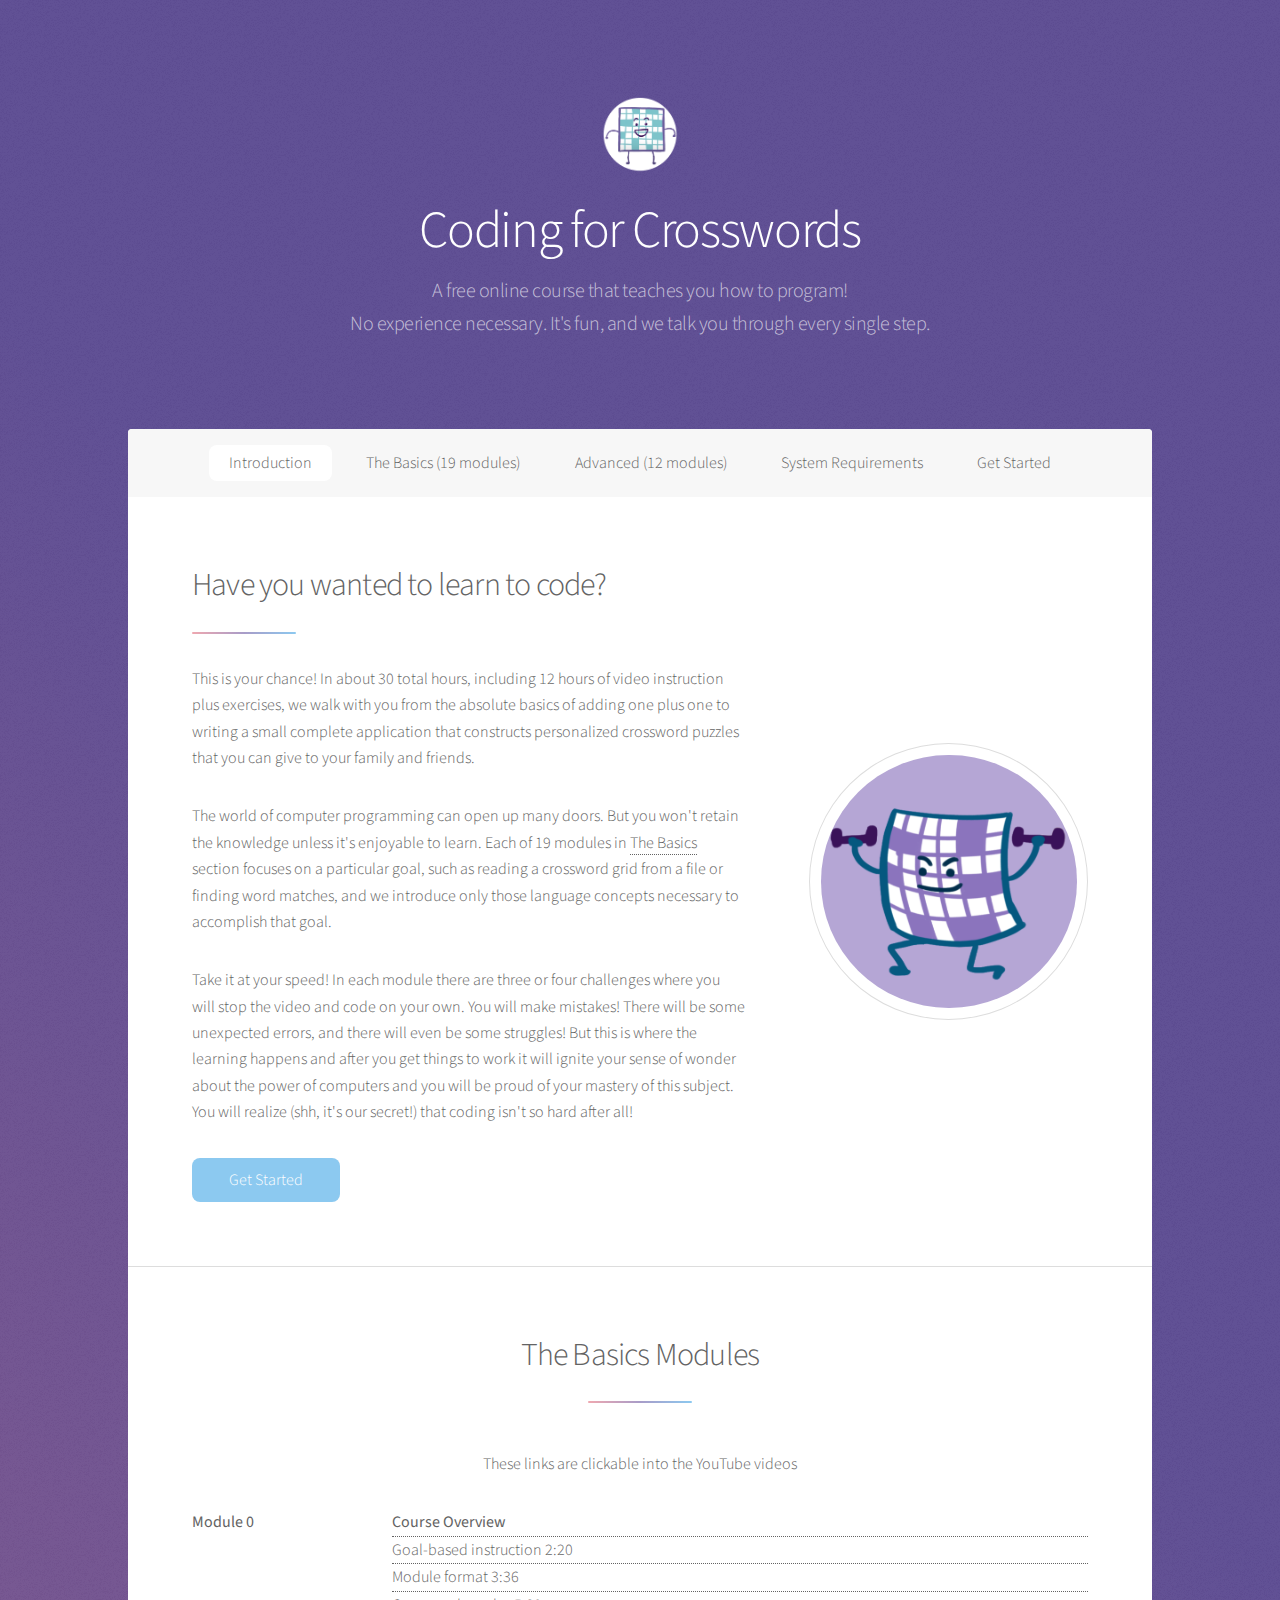
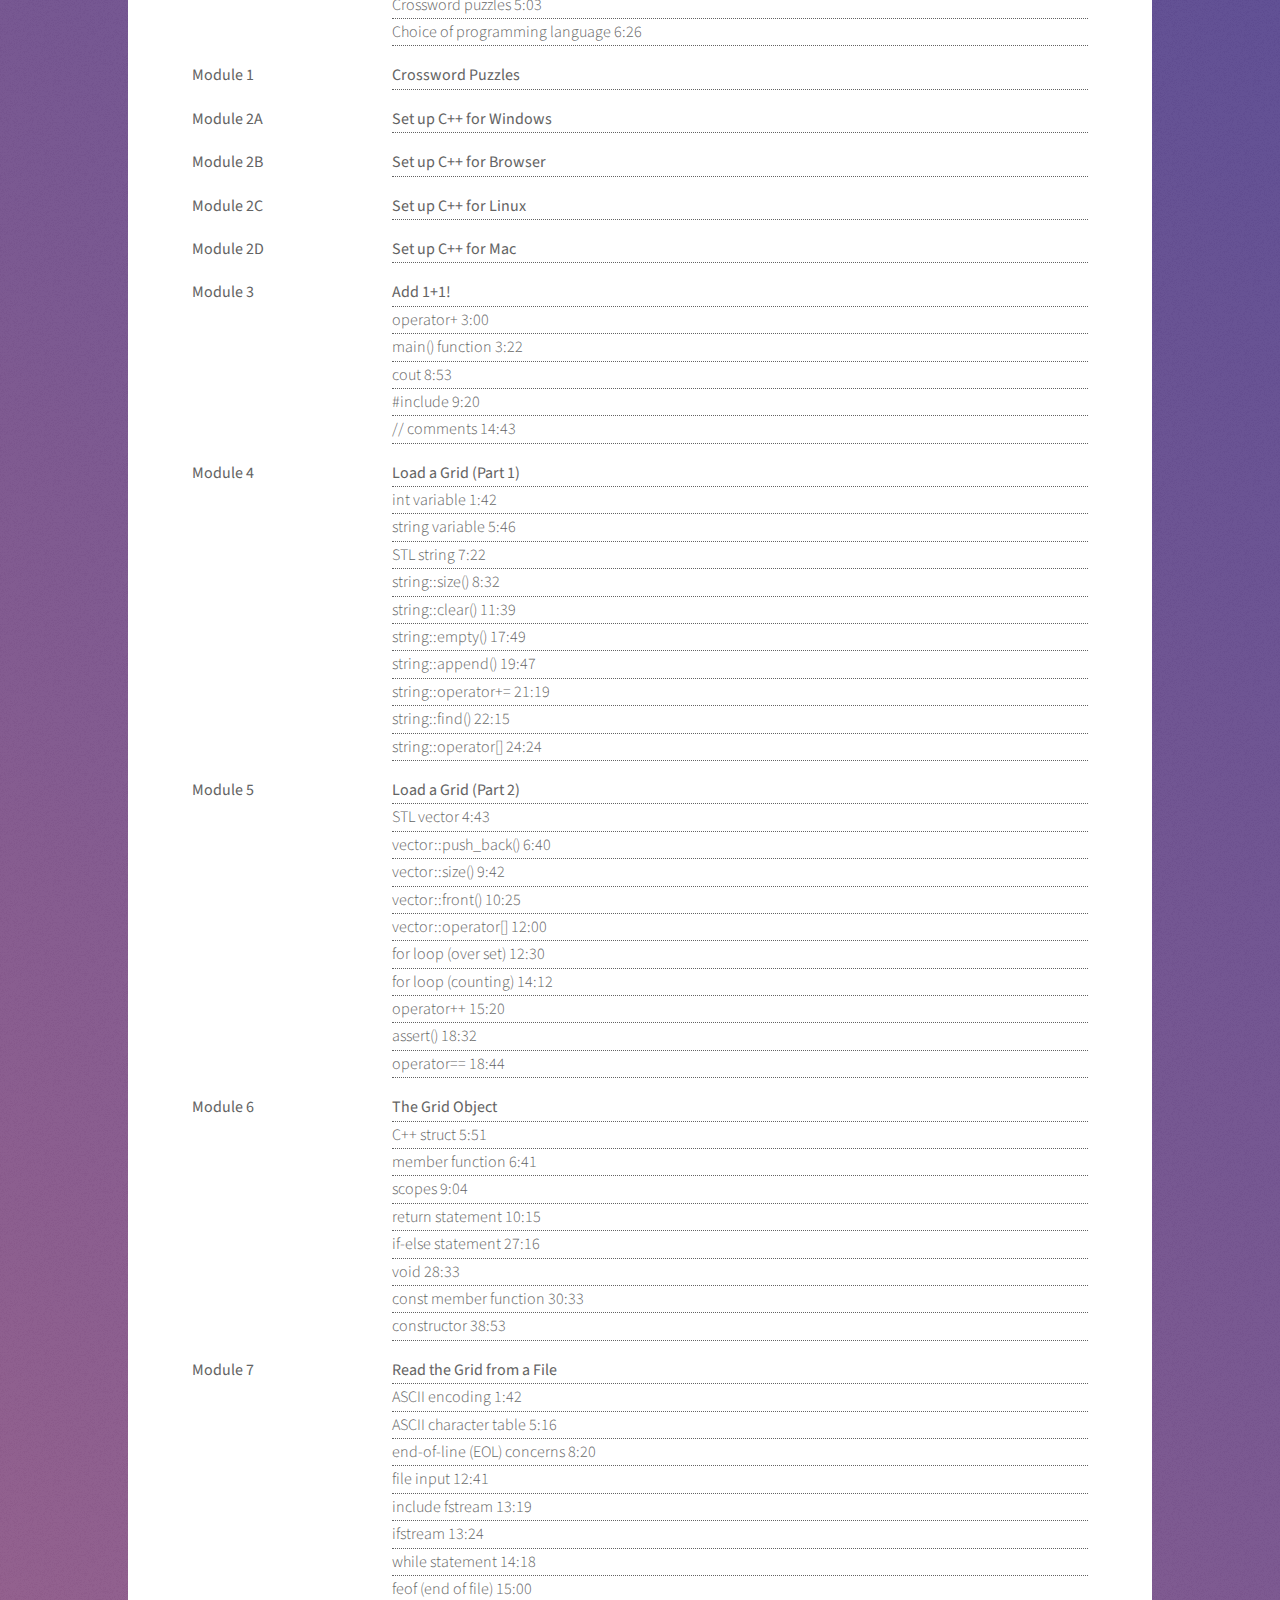
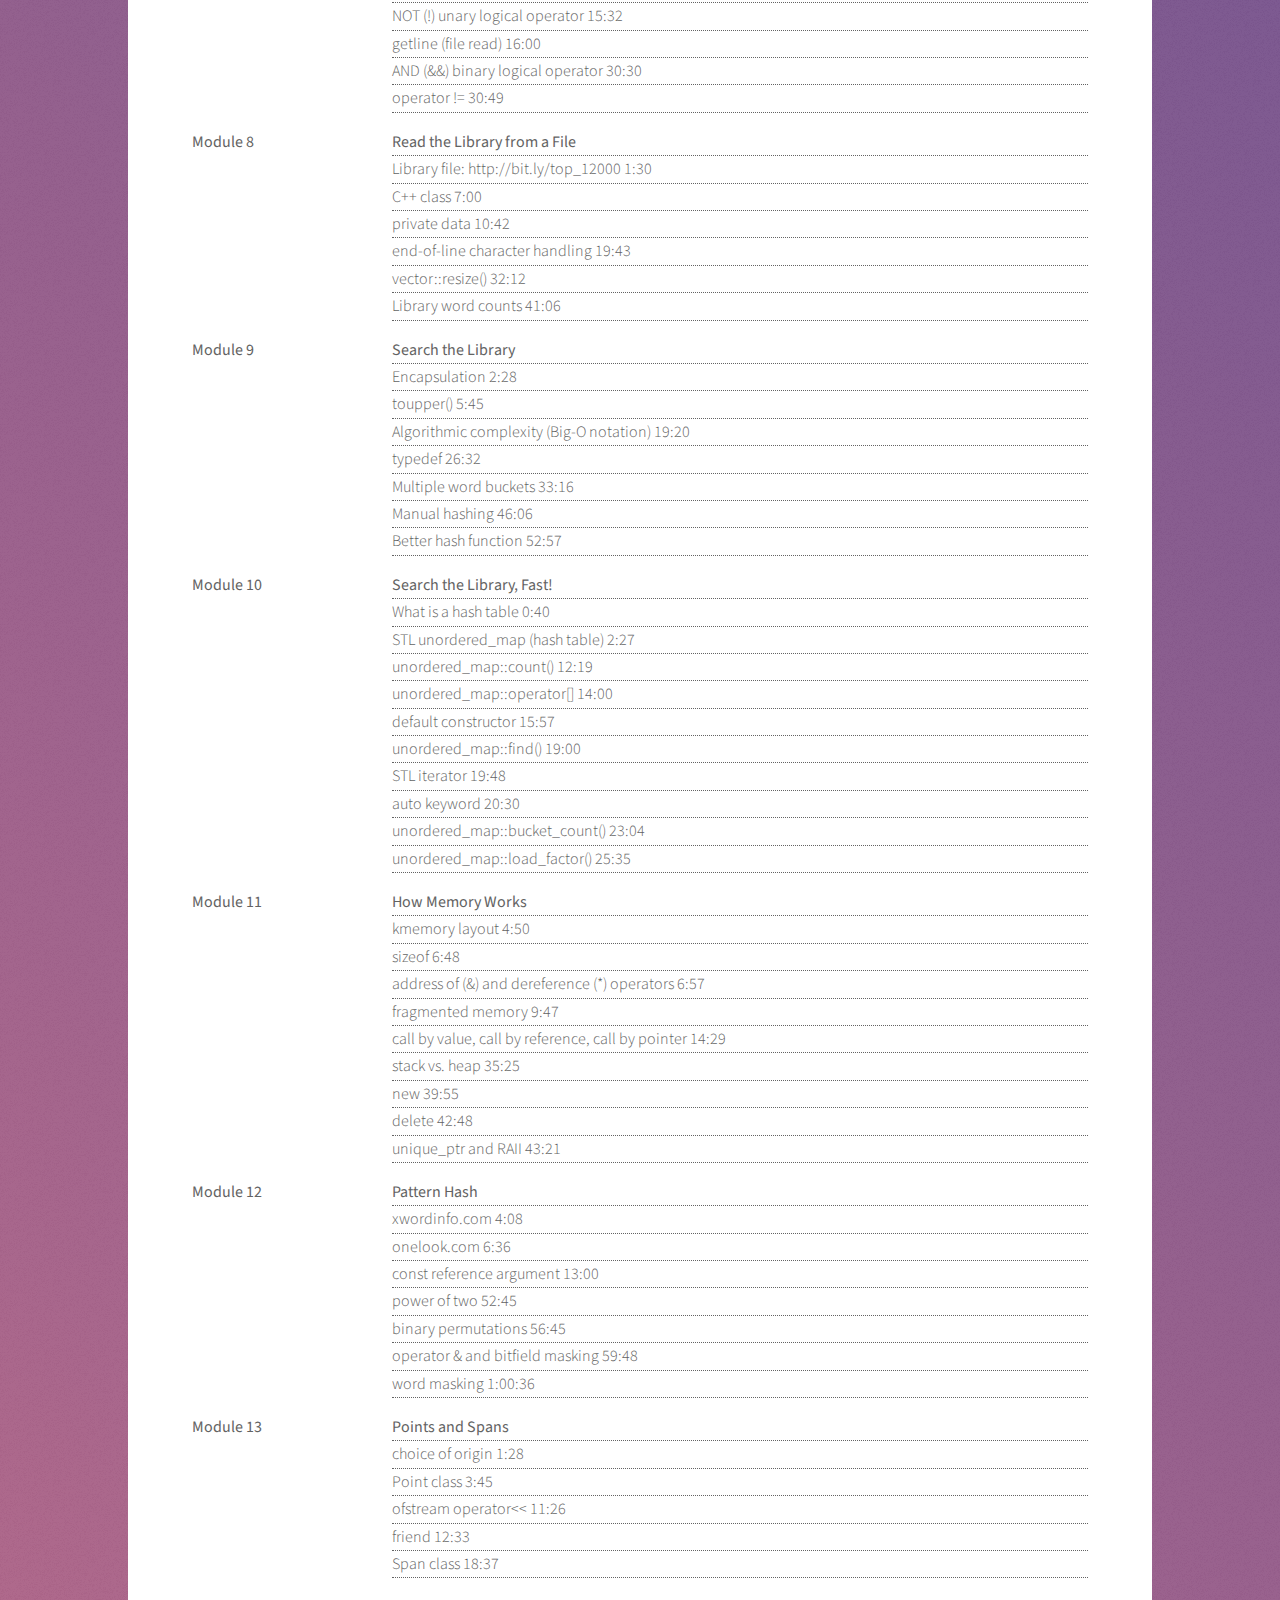
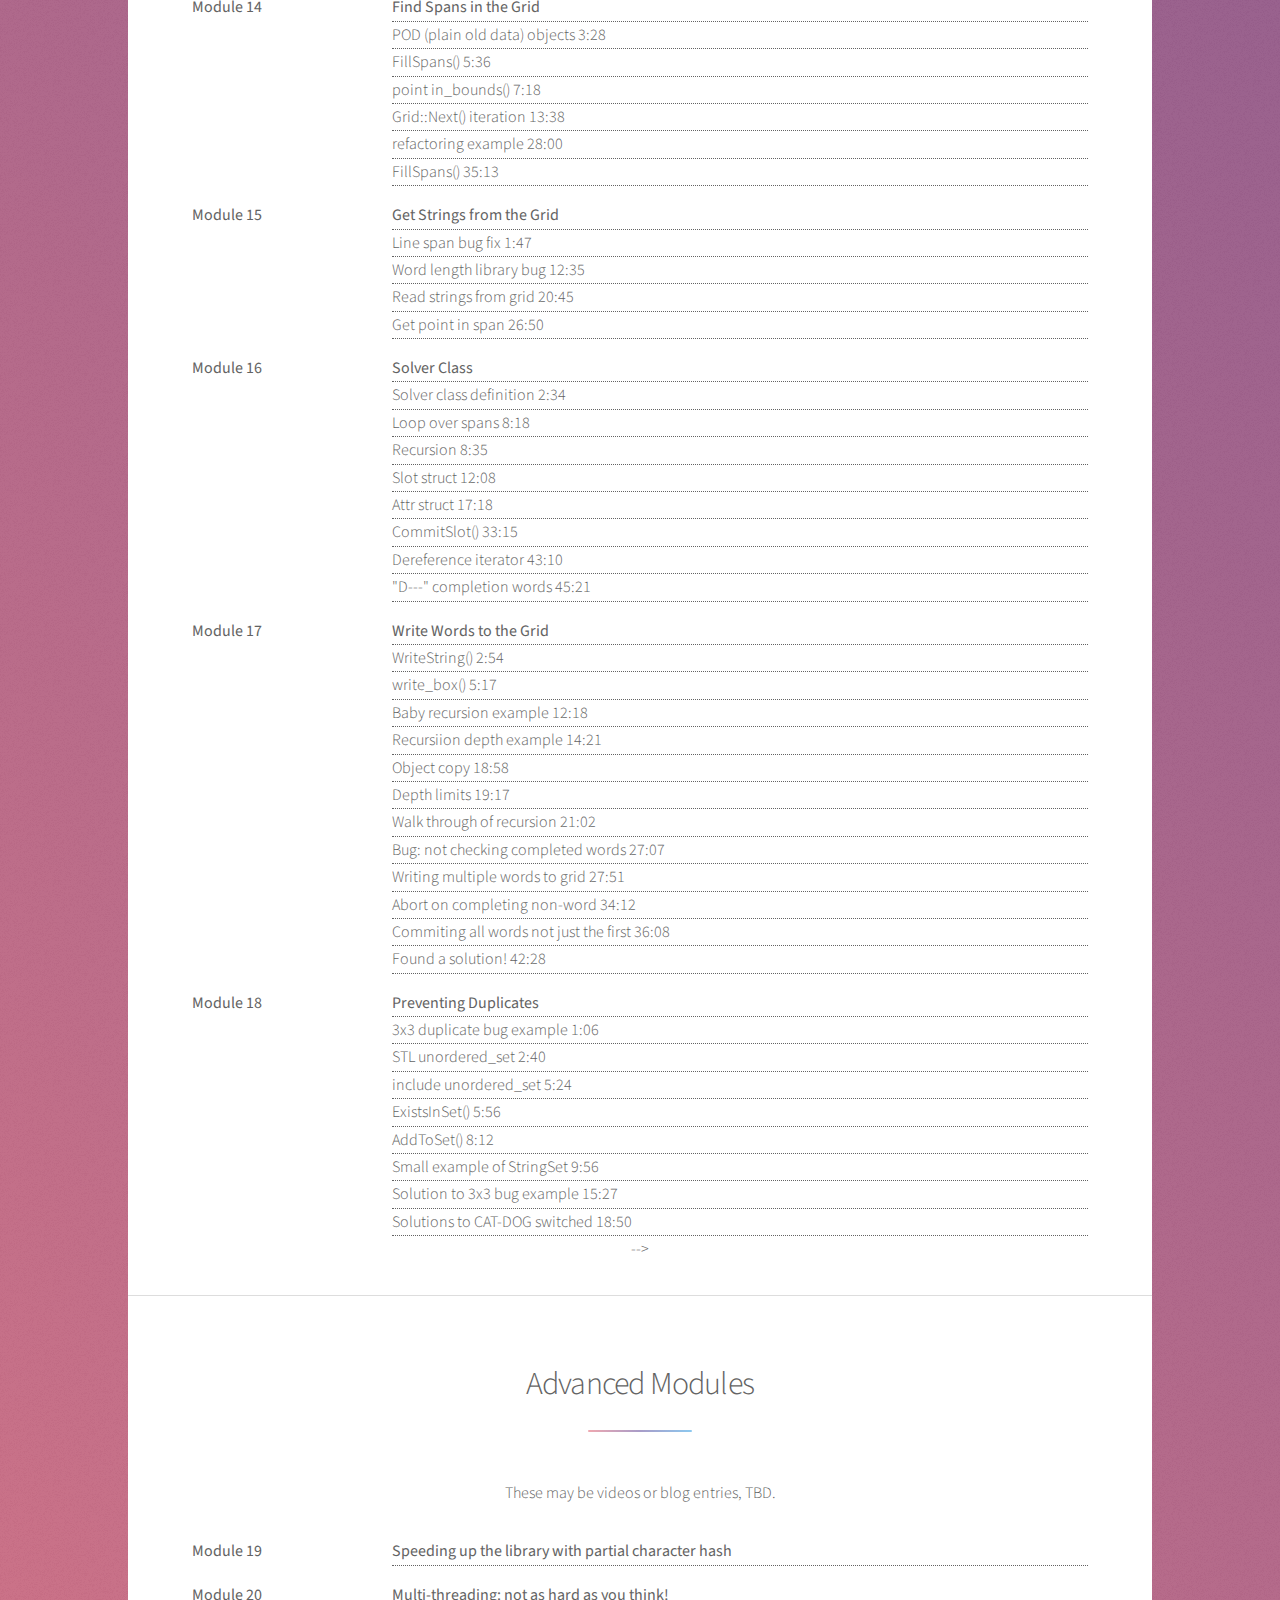
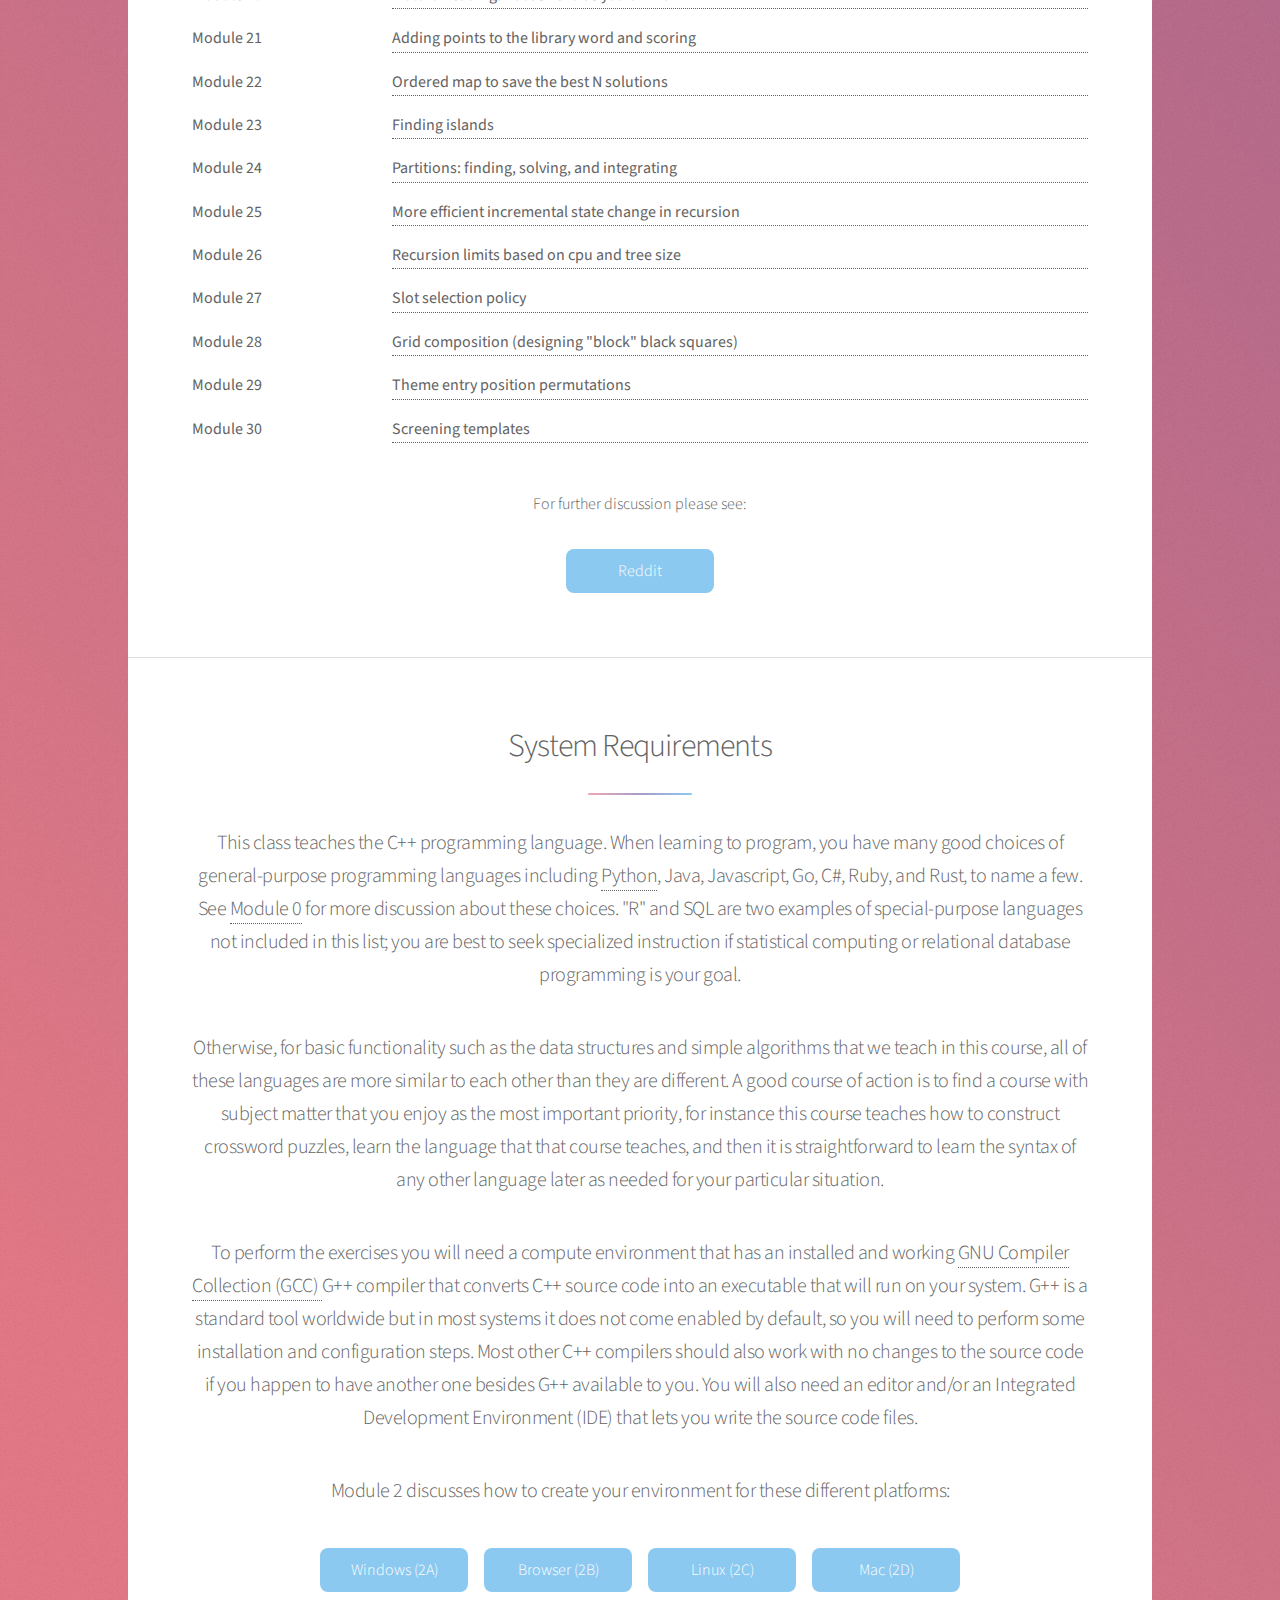
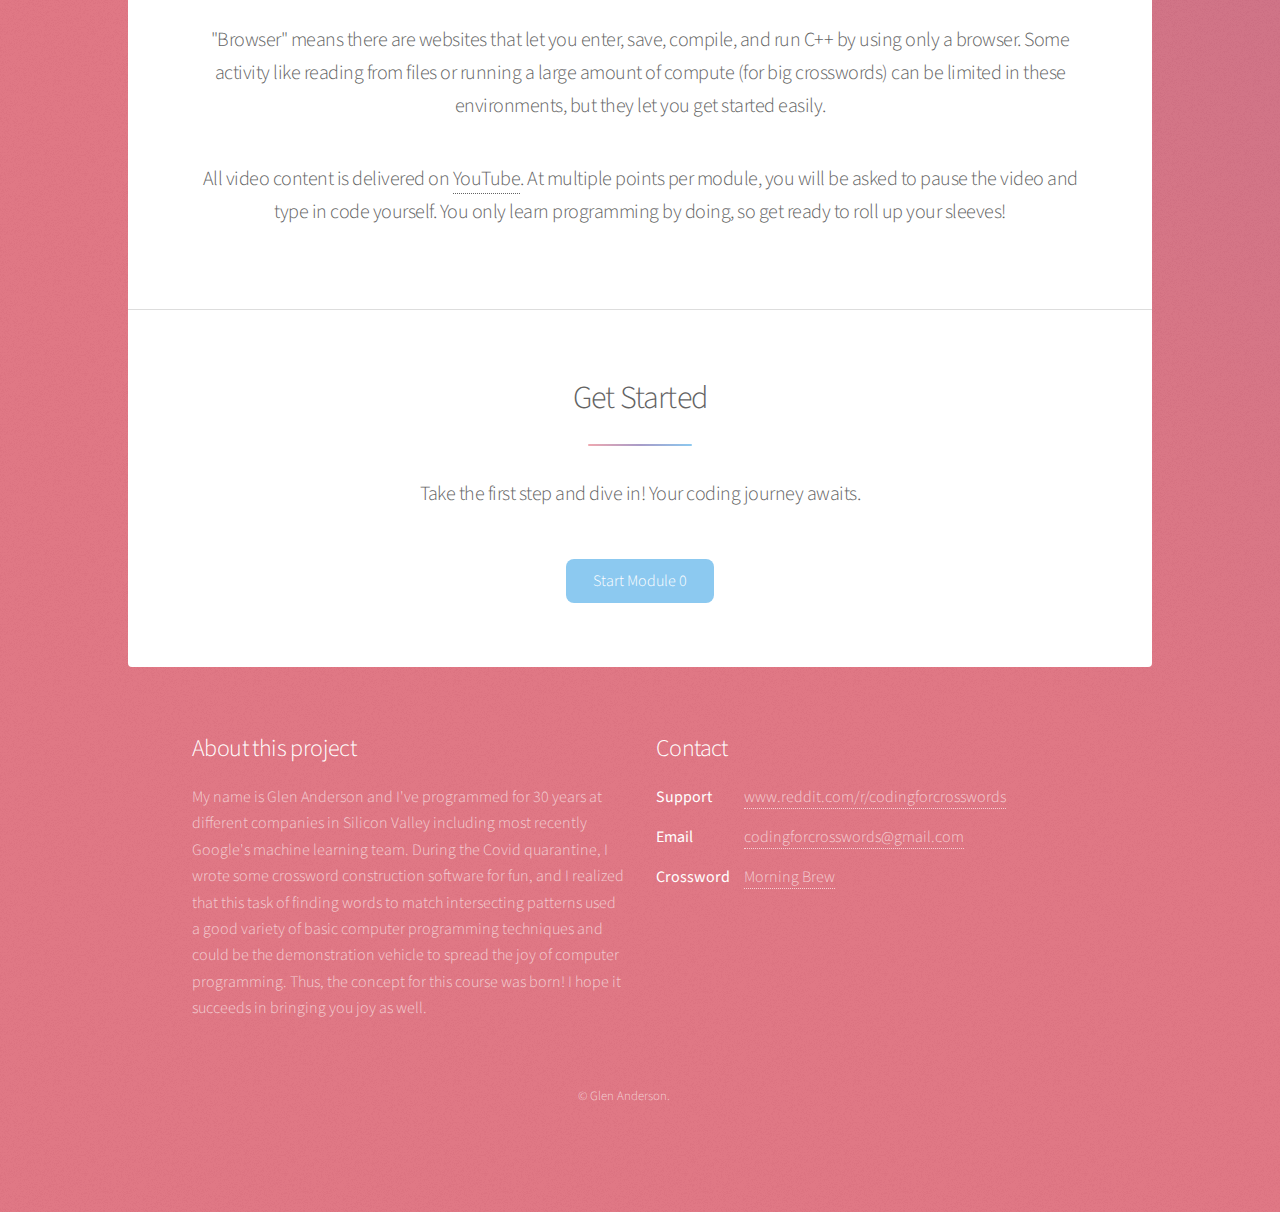
<file: index.html>
<!DOCTYPE HTML>
<!--
	Stellar by Pixelarity
	pixelarity.com | hello@pixelarity.com
	License: pixelarity.com/license
-->
<html>
	<head>
		<title>Coding for Crosswords</title>
		<meta charset="utf-8" />
		<meta name="viewport" content="width=device-width, initial-scale=1, user-scalable=no" />
		<link rel="stylesheet" href="assets/css/main.css" />
		<noscript><link rel="stylesheet" href="assets/css/noscript.css" /></noscript>


		<!-- This line makes links default to opening in a new tab. -->
		<base target="_blank">

		<link rel="icon" type="image/x-icon" href="https://codingforcrosswords.com/favicon.ico">

		<!-- Twitter Card data -->
		<meta name="twitter:card" content="summary_large_image">
		<meta name="twitter:title" content="Coding for Crosswords">
		<meta name="twitter:description" content="A free online course that teaches you how to program! No experience necessary. It's fun, and we talk you through every single step.">
		<meta name="twitter:image" content="https://codingforcrosswords.com/images/mascot.png">

		<!-- Open Graph data -->
		<meta property="og:title" content="Coding for Crosswords">
		<meta property="og:type" content="website">
		<meta property="og:url" content="https://codingforcrosswords.com">
		<meta property="og:image" content="https://codingforcrosswords.com/images/mascot.png" />
	</head>
	<body class="is-preload">

		<!-- Wrapper -->
			<div id="wrapper">

				<!-- Header -->
					<header id="header" class="alt">
						<span class="logo"><img src="images/mascot-circle.png" style="width:80px" alt="" /></span>
						<h1>Coding for Crosswords</h1>
						<p>A free online course that teaches you how to program!<br />
            No experience necessary. It's fun, and we talk you through every single step.
						</p>
					</header>

				<!-- Nav -->
					<nav id="nav">
						<ul>
							<li><a href="#intro" class="active">Introduction</a></li>
							<li><a href="#thebasics">The Basics (19 modules)</a></li>
							<li><a href="#advanced">Advanced (12 modules)</a></li>
							<li><a href="#systemreq">System Requirements</a></li>
							<li><a href="#getstarted">Get Started</a></li>
						</ul>
					</nav>

				<!-- Main -->
					<div id="main">

						<!-- Introduction -->
							<section id="intro" class="main">
								<div class="spotlight">
									<div class="content">
										<header class="major">
											<h2>Have you wanted to learn to code?</h2>
										</header>
										<p>
                    This is your chance! In about 30 total hours, including
                    12 hours of video instruction plus exercises, we walk
                    with you from the absolute basics of adding one plus one
                    to writing a small complete application that constructs
                    personalized crossword puzzles
                    that you can give to your family and friends.
                    </p>
										<p>
                    The world of computer programming can open up many doors.
                    But you won't retain the knowledge unless it's enjoyable to
                    learn.  Each of 19 modules in
							      <a href="#thebasics">The Basics</a>
                    section focuses on a particular goal, such as
                    reading a crossword grid from a file or finding word
                    matches, and we introduce only those language concepts
                    necessary to accomplish that goal.
                    </p>
                    <p>
                    Take it at your speed!
                    In each module there are three or four challenges where
                    you will stop the video and code on your own.
                    You will make mistakes! There will be some unexpected
                    errors, and there will even be some struggles!
                    But this is where the learning happens and after you get
                    things to work it will ignite your sense of wonder about
                    the power of computers and you will be proud of your
                    mastery of this subject.
                    You will realize (shh, it's our secret!) that coding isn't
                    so hard after all!
                    </p>

										<ul class="actions">
											<li><a href="https://bit.ly/codingforcrosswords" class="button primary">Get Started</a></li>
										</ul>
									</div>
									<span class="image"><img src="images/buff.png" alt="" /></span>
								</div>
							</section>

						<!-- Basics Section -->
							<section id="thebasics" class="main special">
								<header class="major">
									<h2>The Basics Modules</h2>
								</header>

<p>These links are clickable into the YouTube videos</p>
<div class="table-grid">

<strong>Module 0</strong>
<div>
  <strong><a href="https://youtu.be/qxbTN85O_LA">Course Overview</a></strong>
		<a href="https://youtu.be/qxbTN85O_LA?t=2m20s">Goal-based instruction 2:20</a>
		<a href="https://youtu.be/qxbTN85O_LA?t=3m36s">Module format 3:36</a>
		<a href="https://youtu.be/qxbTN85O_LA?t=5m03s">Crossword puzzles 5:03</a>
		<a href="https://youtu.be/qxbTN85O_LA?t=6m26s">Choice of programming language 6:26</a>
</div>

<strong>Module 1</strong>
<div>
  <strong><a href="https://youtu.be/bSZMj0OJP2A">Crossword Puzzles</a></strong>
</div>

<strong>Module 2A</strong>
<div>
  <strong><a href="https://youtu.be/Rov1Hm14ZoY">Set up C++ for Windows</a></strong>
</div>

<strong>Module 2B</strong>
<div>
  <strong><a href="https://youtu.be/tAM9Qw9eb3g">Set up C++ for Browser</a></strong>
</div>

<strong>Module 2C</strong>
<div>
  <strong><a href="https://youtu.be/Tail1GnGoBk">Set up C++ for Linux</a></strong>
</div>

<strong>Module 2D</strong>
<div>
  <strong><a href="https://youtu.be/dZhrX9Rxd-o">Set up C++ for Mac</a></strong>
</div>

<strong>Module 3</strong>
<div><strong><a href="https://youtu.be/Wf5mfSYXdZg">Add 1+1!</a></strong>
		<a href="https://youtu.be/Wf5mfSYXdZg?t=3m0s">operator+ 3:00</a>
		<a href="https://youtu.be/Wf5mfSYXdZg?t=3m22s">main() function 3:22</a>
		<a href="https://youtu.be/Wf5mfSYXdZg?t=8m53s">cout 8:53</a>
		<a href="https://youtu.be/Wf5mfSYXdZg?t=9m20s">#include <iostream> 9:20</a>
		<a href="https://youtu.be/Wf5mfSYXdZg?t=14m43s">// comments 14:43</a>
</div>

<strong>Module 4</strong>
<div><strong><a href="https://youtu.be/Gs7H9GOZjow">Load a Grid (Part 1)</a></strong>
		<a href="https://youtu.be/Gs7H9GOZjow?t=1m42s">int variable 1:42</a>
		<a href="https://youtu.be/Gs7H9GOZjow?t=5m46s">string variable 5:46</a>
		<a href="https://youtu.be/Gs7H9GOZjow?t=7m22s">STL string 7:22</a>
		<a href="https://youtu.be/Gs7H9GOZjow?t=8m32s">string::size() 8:32</a>
		<a href="https://youtu.be/Gs7H9GOZjow?t=11m39s">string::clear() 11:39</a>
		<a href="https://youtu.be/Gs7H9GOZjow?t=17m49s">string::empty() 17:49</a>
		<a href="https://youtu.be/Gs7H9GOZjow?t=19m47s">string::append() 19:47</a>
		<a href="https://youtu.be/Gs7H9GOZjow?t=21m19s">string::operator+= 21:19</a>
		<a href="https://youtu.be/Gs7H9GOZjow?t=22m15s">string::find() 22:15</a>
		<a href="https://youtu.be/Gs7H9GOZjow?t=24m24s">string::operator[] 24:24</a>
	</div>

<strong>Module 5</strong>
<div><strong><a href="https://youtu.be/aMBiDC-Az-c">Load a Grid (Part 2)</a></strong>
		<a href="https://youtu.be/aMBiDC-Az-c?t=4m43s">STL vector 4:43</a>
		<a href="https://youtu.be/aMBiDC-Az-c?t=6m40s">vector::push_back() 6:40</a>
		<a href="https://youtu.be/aMBiDC-Az-c?t=9m42s">vector::size() 9:42</a>
		<a href="https://youtu.be/aMBiDC-Az-c?t=10m25s">vector::front() 10:25</a>
		<a href="https://youtu.be/aMBiDC-Az-c?t=12m00s">vector::operator[] 12:00</a>
		<a href="https://youtu.be/aMBiDC-Az-c?t=12m30s">for loop (over set) 12:30</a>
		<a href="https://youtu.be/aMBiDC-Az-c?t=14m12s">for loop (counting) 14:12</a>
		<a href="https://youtu.be/aMBiDC-Az-c?t=15m20s">operator++ 15:20</a>
		<a href="https://youtu.be/aMBiDC-Az-c?t=18m32s">assert() 18:32</a>
		<a href="https://youtu.be/aMBiDC-Az-c?t=18m44s">operator== 18:44</a>
	</div>

<strong>Module 6</strong>
<div><strong><a href="https://youtu.be/aJELHElkBTo">
The Grid Object</a></strong>
    <a href="https://youtu.be/aJELHElkBTo?t=5m11s">C++ struct 5:51</a>
    <a href="https://youtu.be/aJELHElkBTo?t=6m41s">member function 6:41</a>
    <a href="https://youtu.be/aJELHElkBTo?t=9m04s">scopes 9:04</a>
    <a href="https://youtu.be/aJELHElkBTo?t=10m15s">return statement 10:15</a>
    <a href="https://youtu.be/aJELHElkBTo?t=27m16s">if-else statement 27:16</a>
    <a href="https://youtu.be/aJELHElkBTo?t=28m33s">void 28:33</a>
    <a href="https://youtu.be/aJELHElkBTo?t=30m33s">const member function 30:33</a>
    <a href="https://youtu.be/aJELHElkBTo?t=38m53s">constructor 38:53</a>
</div>

<strong>Module 7</strong>
<div><strong><a href="https://youtu.be/mibylIzx_sE">
Read the Grid from a File</a></strong>
    <a href="https://youtu.be/mibylIzx_sE?t=1m42s">ASCII encoding 1:42</a>
    <a href="https://youtu.be/mibylIzx_sE?t=5m16s">ASCII character table 5:16</a>
    <a href="https://youtu.be/mibylIzx_sE?t=8m20s">end-of-line (EOL) concerns 8:20</a>
    <a href="https://youtu.be/mibylIzx_sE?t=12m41s">file input 12:41</a>
    <a href="https://youtu.be/mibylIzx_sE?t=13m19s">include fstream 13:19</a>
    <a href="https://youtu.be/mibylIzx_sE?t=13m24s">ifstream 13:24</a>
    <a href="https://youtu.be/mibylIzx_sE?t=14m18s">while statement 14:18</a>
    <a href="https://youtu.be/mibylIzx_sE?t=15m00s">feof (end of file) 15:00</a>
    <a href="https://youtu.be/mibylIzx_sE?t=15m32s">NOT (!) unary logical operator 15:32</a>
    <a href="https://youtu.be/mibylIzx_sE?t=16m00s">getline (file read) 16:00</a>
    <a href="https://youtu.be/mibylIzx_sE?t=30m30s">AND (&&) binary logical operator 30:30</a>
    <a href="https://youtu.be/mibylIzx_sE?t=30m49s">operator != 30:49</a>
</div>

<strong>Module 8</strong>
<div><strong><a href="https://youtu.be/xxQWf-60hI8">
Read the Library from a File</a></strong>
    <a href="https://youtu.be/xxQWf-60hI8?t=1m30s">Library file: http://bit.ly/top_12000 1:30</a>
    <a href="https://youtu.be/xxQWf-60hI8?t=7m30s">C++ class 7:00</a>
    <a href="https://youtu.be/xxQWf-60hI8?t=10m42s">private data 10:42</a>
    <a href="https://youtu.be/xxQWf-60hI8?t=19m43s">end-of-line character handling 19:43</a>
    <a href="https://youtu.be/xxQWf-60hI8?t=32m12s">vector::resize() 32:12</a>
    <a href="https://youtu.be/xxQWf-60hI8?t=41m06s">Library word counts 41:06</a>
</div>

<strong>Module 9</strong>
<div><strong><a href="https://youtu.be/s-0j5KZ92-E">
Search the Library</a></strong>
    <a href="https://youtu.be/s-0j5KZ92-E?t=2m28s">Encapsulation 2:28</a>
    <a href="https://youtu.be/s-0j5KZ92-E?t=5m45s">toupper() 5:45</a>
    <a href="https://youtu.be/s-0j5KZ92-E?t=19m20s">Algorithmic complexity (Big-O notation) 19:20</a>
    <a href="https://youtu.be/s-0j5KZ92-E?t=26m32s">typedef 26:32</a>
    <a href="https://youtu.be/s-0j5KZ92-E?t=33m16s">Multiple word buckets 33:16</a>
    <a href="https://youtu.be/s-0j5KZ92-E?t=46m06s">Manual hashing 46:06</a>
    <a href="https://youtu.be/s-0j5KZ92-E?t=52m57s">Better hash function 52:57</a>
</div>

<strong>Module 10</strong>
<div><strong><a href="https://youtu.be/nSW4uXS3gJU">
Search the Library, Fast!</a></strong>
    <a href="https://youtu.be/nSW4uXS3gJU?t=0m40s">What is a hash table 0:40</a>
    <a href="https://youtu.be/nSW4uXS3gJU?t=2m27s">STL unordered_map (hash table) 2:27</a>
    <a href="https://youtu.be/nSW4uXS3gJU?t=12m19s">unordered_map::count() 12:19</a>
    <a href="https://youtu.be/nSW4uXS3gJU?t=14m00s">unordered_map::operator[] 14:00</a>
    <a href="https://youtu.be/nSW4uXS3gJU?t=15m57s">default constructor 15:57</a>
    <a href="https://youtu.be/nSW4uXS3gJU?t=19m00s">unordered_map::find() 19:00</a>
    <a href="https://youtu.be/nSW4uXS3gJU?t=19m48s">STL iterator 19:48</a>
    <a href="https://youtu.be/nSW4uXS3gJU?t=20m30s">auto keyword 20:30</a>
    <a href="https://youtu.be/nSW4uXS3gJU?t=23m04s">unordered_map::bucket_count() 23:04</a>
    <a href="https://youtu.be/nSW4uXS3gJU?t=25m35s">unordered_map::load_factor() 25:35</a>
</div>

<strong>Module 11</strong>
<div><strong><a href="https://youtu.be/-o8DVeVvA4s">
How Memory Works</a></strong>
    <a href="https://youtu.be/-o8DVeVvA4s?t=4m50s">kmemory layout 4:50</a>
    <a href="https://youtu.be/-o8DVeVvA4s?t=6m48s">sizeof 6:48</a>
    <a href="https://youtu.be/-o8DVeVvA4s?t=6m57s">address of (&) and dereference (*) operators 6:57</a>
    <a href="https://youtu.be/-o8DVeVvA4s?t=9m47s">fragmented memory 9:47</a>
    <a href="https://youtu.be/-o8DVeVvA4s?t=14m29s">call by value, call by reference, call by pointer 14:29</a>
    <a href="https://youtu.be/-o8DVeVvA4s?t=35m25s">stack vs. heap 35:25</a>
    <a href="https://youtu.be/-o8DVeVvA4s?t=39m55s">new 39:55</a>
    <a href="https://youtu.be/-o8DVeVvA4s?t=42m48s">delete 42:48</a>
    <a href="https://youtu.be/-o8DVeVvA4s?t=43m21s">unique_ptr and RAII 43:21</a>
</div>

<strong>Module 12</strong>
<div><strong><a href="https://youtu.be/PJqoQMKlKjQ">
Pattern Hash</a></strong>
    <a href="https://youtu.be/PJqoQMKlKjQ?t=4m08s">xwordinfo.com 4:08</a>
    <a href="https://youtu.be/PJqoQMKlKjQ?t=6m36s">onelook.com 6:36</a>
    <a href="https://youtu.be/PJqoQMKlKjQ?t=13m00s">const reference argument 13:00</a>
    <a href="https://youtu.be/PJqoQMKlKjQ?t=52m45s">power of two 52:45</a>
    <a href="https://youtu.be/PJqoQMKlKjQ?t=56m45s">binary permutations 56:45</a>
    <a href="https://youtu.be/PJqoQMKlKjQ?t=59m48s">operator & and bitfield masking 59:48</a>
    <a href="https://youtu.be/PJqoQMKlKjQ?t=60m36s">word masking 1:00:36</a>
</div>

<strong>Module 13</strong>
<div><strong><a href="https://youtu.be/7uS0hrpERcY">
Points and Spans</a></strong>
    <a href="https://youtu.be/7uS0hrpERcY?t=1m28s">choice of origin 1:28</a>
    <a href="https://youtu.be/7uS0hrpERcY?t=3m45s">Point class 3:45</a>
    <a href="https://youtu.be/7uS0hrpERcY?t=11m26s">ofstream operator<< 11:26</a>
    <a href="https://youtu.be/7uS0hrpERcY?t=12m33s">friend 12:33</a>
    <a href="https://youtu.be/7uS0hrpERcY?t=18m37s">Span class 18:37</a>
</div>

<strong>Module 14</strong>
<div><strong><a href="https://youtu.be/_LlUZLRsxcU">
Find Spans in the Grid</a></strong>
    <a href="https://youtu.be/_LlUZLRsxcU?t=3m28s">POD (plain old data) objects 3:28</a>
    <a href="https://youtu.be/_LlUZLRsxcU?t=5m36s">FillSpans() 5:36</a>
    <a href="https://youtu.be/_LlUZLRsxcU?t=7m18s">point in_bounds() 7:18</a>
    <a href="https://youtu.be/_LlUZLRsxcU?t=13m38s">Grid::Next() iteration 13:38</a>
    <a href="https://youtu.be/_LlUZLRsxcU?t=28m00s">refactoring example 28:00</a>
    <a href="https://youtu.be/_LlUZLRsxcU?t=35m13s">FillSpans() 35:13</a>
</div>

<strong>Module 15</strong>
<div><strong><a href="https://youtu.be/IyqaPP-I6UQ">
Get Strings from the Grid</a></strong>
    <a href="https://youtu.be/IyqaPP-I6UQ?t=1m47s">Line span bug fix 1:47</a>
    <a href="https://youtu.be/IyqaPP-I6UQ?t=12m35s">Word length library bug 12:35</a>
    <a href="https://youtu.be/IyqaPP-I6UQ?t=20m45s">Read strings from grid 20:45</a>
    <a href="https://youtu.be/IyqaPP-I6UQ?t=26m50s">Get point in span 26:50</a>
</div>

<strong>Module 16</strong>
<div><strong><a href="https://youtu.be/b05M5oPZGgc">
Solver Class</a></strong>
    <a href="https://youtu.be/b05M5oPZGgc?t=2m34s">Solver class definition 2:34</a>
    <a href="https://youtu.be/b05M5oPZGgc?t=8m18s">Loop over spans 8:18</a>
    <a href="https://youtu.be/b05M5oPZGgc?t=8m35s">Recursion 8:35</a>
    <a href="https://youtu.be/b05M5oPZGgc?t=12m08s">Slot struct 12:08</a>
    <a href="https://youtu.be/b05M5oPZGgc?t=17m18s">Attr struct 17:18</a>
    <a href="https://youtu.be/b05M5oPZGgc?t=33m15s">CommitSlot() 33:15</a>
    <a href="https://youtu.be/b05M5oPZGgc?t=43m10s">Dereference iterator 43:10</a>
    <a href="https://youtu.be/b05M5oPZGgc?t=45m21s">"D---" completion words 45:21</a>
</div>

<strong>Module 17</strong>
<div><strong><a href="https://youtu.be/fFqyXMxfMVE">
Write Words to the Grid</a></strong>
    <a href="https://youtu.be/fFqyXMxfMVE?t=2m54s">WriteString() 2:54</a>
    <a href="https://youtu.be/fFqyXMxfMVE?t=5m17s">write_box() 5:17</a>
    <a href="https://youtu.be/fFqyXMxfMVE?t=12m18s">Baby recursion example 12:18</a>
    <a href="https://youtu.be/fFqyXMxfMVE?t=14m21s">Recursiion depth example 14:21</a>
    <a href="https://youtu.be/fFqyXMxfMVE?t=18m58s">Object copy 18:58</a>
    <a href="https://youtu.be/fFqyXMxfMVE?t=19m17s">Depth limits 19:17</a>
    <a href="https://youtu.be/fFqyXMxfMVE?t=21m02s">Walk through of recursion 21:02</a>
    <a href="https://youtu.be/fFqyXMxfMVE?t=27m07s">Bug: not checking completed words 27:07</a>
    <a href="https://youtu.be/fFqyXMxfMVE?t=27m51s">Writing multiple words to grid 27:51</a>
    <a href="https://youtu.be/fFqyXMxfMVE?t=34m12s">Abort on completing non-word 34:12</a>
    <a href="https://youtu.be/fFqyXMxfMVE?t=36m08s">Commiting all words not just the first 36:08</a>
    <a href="https://youtu.be/fFqyXMxfMVE?t=42m28s">Found a solution! 42:28</a>
</div>

<strong>Module 18</strong>
<div><strong><a href="https://youtu.be/AIjy3TcH924">
Preventing Duplicates</a></strong>
    <a href="https://youtu.be/AIjy3TcH924?t=1m06s">3x3 duplicate bug example 1:06</a>
    <a href="https://youtu.be/AIjy3TcH924?t=2m40s">STL unordered_set 2:40</a>
    <a href="https://youtu.be/AIjy3TcH924?t=5m24s">include unordered_set 5:24</a>
    <a href="https://youtu.be/AIjy3TcH924?t=5m56s">ExistsInSet() 5:56</a>
    <a href="https://youtu.be/AIjy3TcH924?t=8m12s">AddToSet() 8:12</a>
    <a href="https://youtu.be/AIjy3TcH924?t=9m56s">Small example of StringSet 9:56</a>
    <a href="https://youtu.be/AIjy3TcH924?t=15m27s">Solution to 3x3 bug example 15:27</a>
    <a href="https://youtu.be/AIjy3TcH924?t=18m50s">Solutions to CAT-DOG switched 18:50</a>
</div>


</div>
-->
							</section>

						<!-- Advanced Section -->
							<section id="advanced" class="main special">
								<header class="major">
									<h2>Advanced Modules</h2>
								</header>

									<p>
                  These may be videos or blog entries, TBD.
									</p>

<div class="table-grid">

<strong>Module 19</strong>
<div><strong><a>Speeding up the library with partial character hash</a></strong>
</div>
<strong>Module 20</strong>
<div><strong><a>Multi-threading: not as hard as you think!</a></strong>
</div>
<strong>Module 21</strong>
<div><strong><a>Adding points to the library word and scoring</a></strong>
</div>
<strong>Module 22</strong>
<div><strong><a>Ordered map to save the best N solutions</a></strong>
</div>
<strong>Module 23</strong>
<div><strong><a>Finding islands</a></strong>
</div>
<strong>Module 24</strong>
<div><strong><a>Partitions: finding, solving, and integrating</a></strong>
</div>
<strong>Module 25</strong>
<div><strong><a>More efficient incremental state change in recursion</a></strong>
</div>
<strong>Module 26</strong>
<div><strong><a>Recursion limits based on cpu and tree size</a></strong>
</div>
<strong>Module 27</strong>
<div><strong><a>Slot selection policy</a></strong>
</div>
<strong>Module 28</strong>
<div><strong><a>Grid composition (designing "block" black squares)</a></strong>
</div>
<strong>Module 29</strong>
<div><strong><a>Theme entry position permutations</a></strong>
</div>
<strong>Module 30</strong>
<div><strong><a>Screening templates</a></strong>
</div>
</div>

								<footer class="major">
									<p>
                  For further discussion please see:
									</p>
									<ul class="actions special">
										<li><a href="https://www.reddit.com/r/codingforcrosswords" class="button primary">Reddit</a></li>
									</ul>
								</footer>
							</section>

						<!-- Systemreq Section -->
							<section id="systemreq" class="main special">
								<header class="major">
									<h2>System Requirements</h2>
									<p>
                  This class teaches the C++ programming language.
                  When learning to program, you have many good choices of
                  general-purpose programming languages including 
                  <a href="https://www.python.org/">Python</a>,
                  Java, Javascript, Go, C#, Ruby, and Rust,
                  to name a few. 

                  See <a href="#thebasics">Module 0</a> for more discussion
                  about these choices.

                  "R" and SQL are two examples of
                  special-purpose languages not included in this list;
                  you are best to seek specialized instruction if
                  statistical computing or relational database programming is
                  your goal.

									</p>
									<p>
                  Otherwise, for basic functionality such as the data
                  structures and simple algorithms that we teach in this course,
                  all of these languages are more similar to each other than
                  they are different.
                  A good course of action is to find a course with subject
                  matter that you enjoy as the most important priority,
                  for instance this course teaches how to construct
                  crossword puzzles,
                  learn the language that that course teaches,
                  and then it is straightforward to learn the syntax of any
                  other language later as needed for your particular situation.
                  </p>
                  <p>
                  To perform the exercises you will need a compute environment
                  that has an installed and working
                  <a href="https://en.wikipedia.org/wiki/GNU_Compiler_Collection">
                  GNU Compiler Collection (GCC)
                  </a>
                  G++ compiler
                  that converts C++ source code into an
                  executable that will run on your system.
                  G++ is a standard tool worldwide but in most systems it
                  does not come enabled by default, so you will need to
                  perform some installation and configuration steps.
                  Most other C++ compilers should also work
                  with no changes to the source code if you happen to
                  have another one besides G++ available to you.
                  You will also need an editor and/or an Integrated
                  Development Environment (IDE) that lets you write the
                  source code files.
									</p>
									<p>
							    Module 2 discusses how to create your environment for
                  these different platforms:
									</p>
									<ul class="actions special">
										<li><a href="https://youtu.be/Rov1Hm14ZoY" class="button primary">Windows (2A)</a></li>
										<li><a href="https://youtu.be/tAM9Qw9eb3g" class="button primary">Browser (2B)</a></li>
										<li><a href="https://youtu.be/Tail1GnGoBk" class="button primary">Linux (2C)</a></li>
										<li><a href="https://youtu.be/dZhrX9Rxd-o" class="button primary">Mac (2D)</a></li>
									</ul>

									<p>
                  "Browser" means there are websites that
                  let you enter, save, compile, and run C++ by using only
                  a browser. Some activity like reading from files or
                  running a large amount of compute (for big crosswords) can be
                  limited in these environments, but they let you get started
                  easily.
									</p>
									<p>
                  All video content is delivered on 
								  <a href="https://bit.ly/codingforcrosswords">YouTube</a>.
                  At multiple points per module, you will be asked to pause the
                  video and type in code yourself.
                  You only learn programming by doing, so get ready to 
                  roll up your sleeves!
									</p>
								</header>
							</section>

						<!-- Get Started -->
							<section id="getstarted" class="main special">
								<header class="major">
									<h2>Get Started</h2>
									<p>
                  Take the first step and dive in! Your coding journey awaits.
									</p>
								</header>
								<footer class="major">
									<ul class="actions special">
										<li>
                    <a href="https://bit.ly/codingforcrosswords" class="button primary">
                    Start Module 0</a></li>
									</ul>
								</footer>
							</section>

					</div>

				<!-- Footer -->
					<footer id="footer">
						<section>
							<h2>About this project</h2>
							<p>
              My name is Glen Anderson and I've programmed for 30 years
              at different companies in Silicon Valley including
              most recently Google's machine learning team.

              During the Covid quarantine, I wrote some crossword construction
              software for fun, and I realized that this task of
              finding words to match intersecting patterns used a good variety
              of basic computer programming techniques and could be the
              demonstration vehicle to spread the joy of computer programming.
              Thus, the concept for this course was born!
              I hope it succeeds in bringing you joy as well.
              </p>
						</section>
						<section>
							<h2>Contact</h2>
							<dl class="alt">
								<dt>Support</dt>
								<dd><a href="https://www.reddit.com/r/codingforcrosswords">www.reddit.com/r/codingforcrosswords</a></dd>
								<dt>Email</dt>
								<dd><a href="#">codingforcrosswords@gmail.com</a></dd>
								<dt>Crossword</dt>
                <dd><a href="https://www.morningbrew.com/daily/stories/2020/08/31/brew-crossword-august-31-2020">Morning Brew</a></dd>
							</dl>
						</section>
						<p class="copyright">&copy; Glen Anderson.</p>
					</footer>

			</div>

		<!-- Scripts -->
			<script src="assets/js/jquery.min.js"></script>
			<script src="assets/js/jquery.scrollex.min.js"></script>
			<script src="assets/js/jquery.scrolly.min.js"></script>
			<script src="assets/js/browser.min.js"></script>
			<script src="assets/js/breakpoints.min.js"></script>
			<script src="assets/js/util.js"></script>
			<script src="assets/js/main.js"></script>

	</body>
</html>
</file>
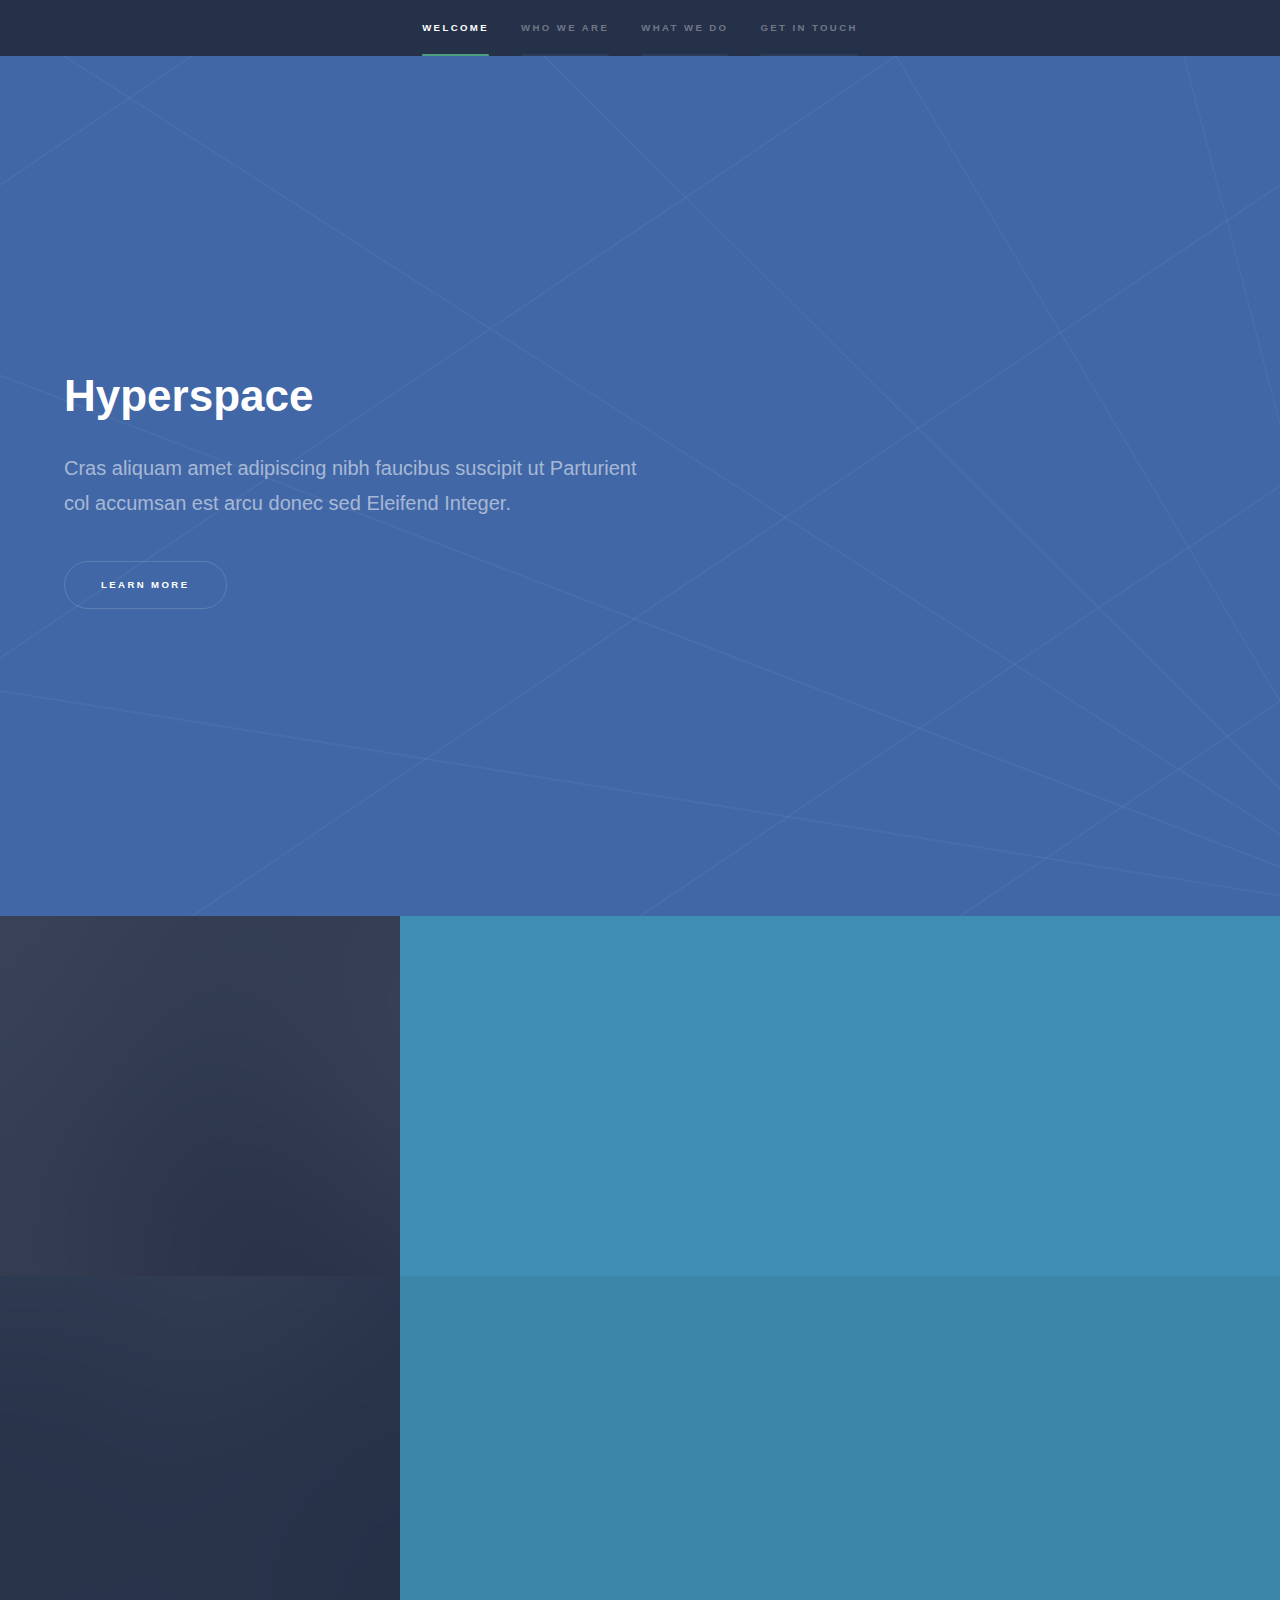
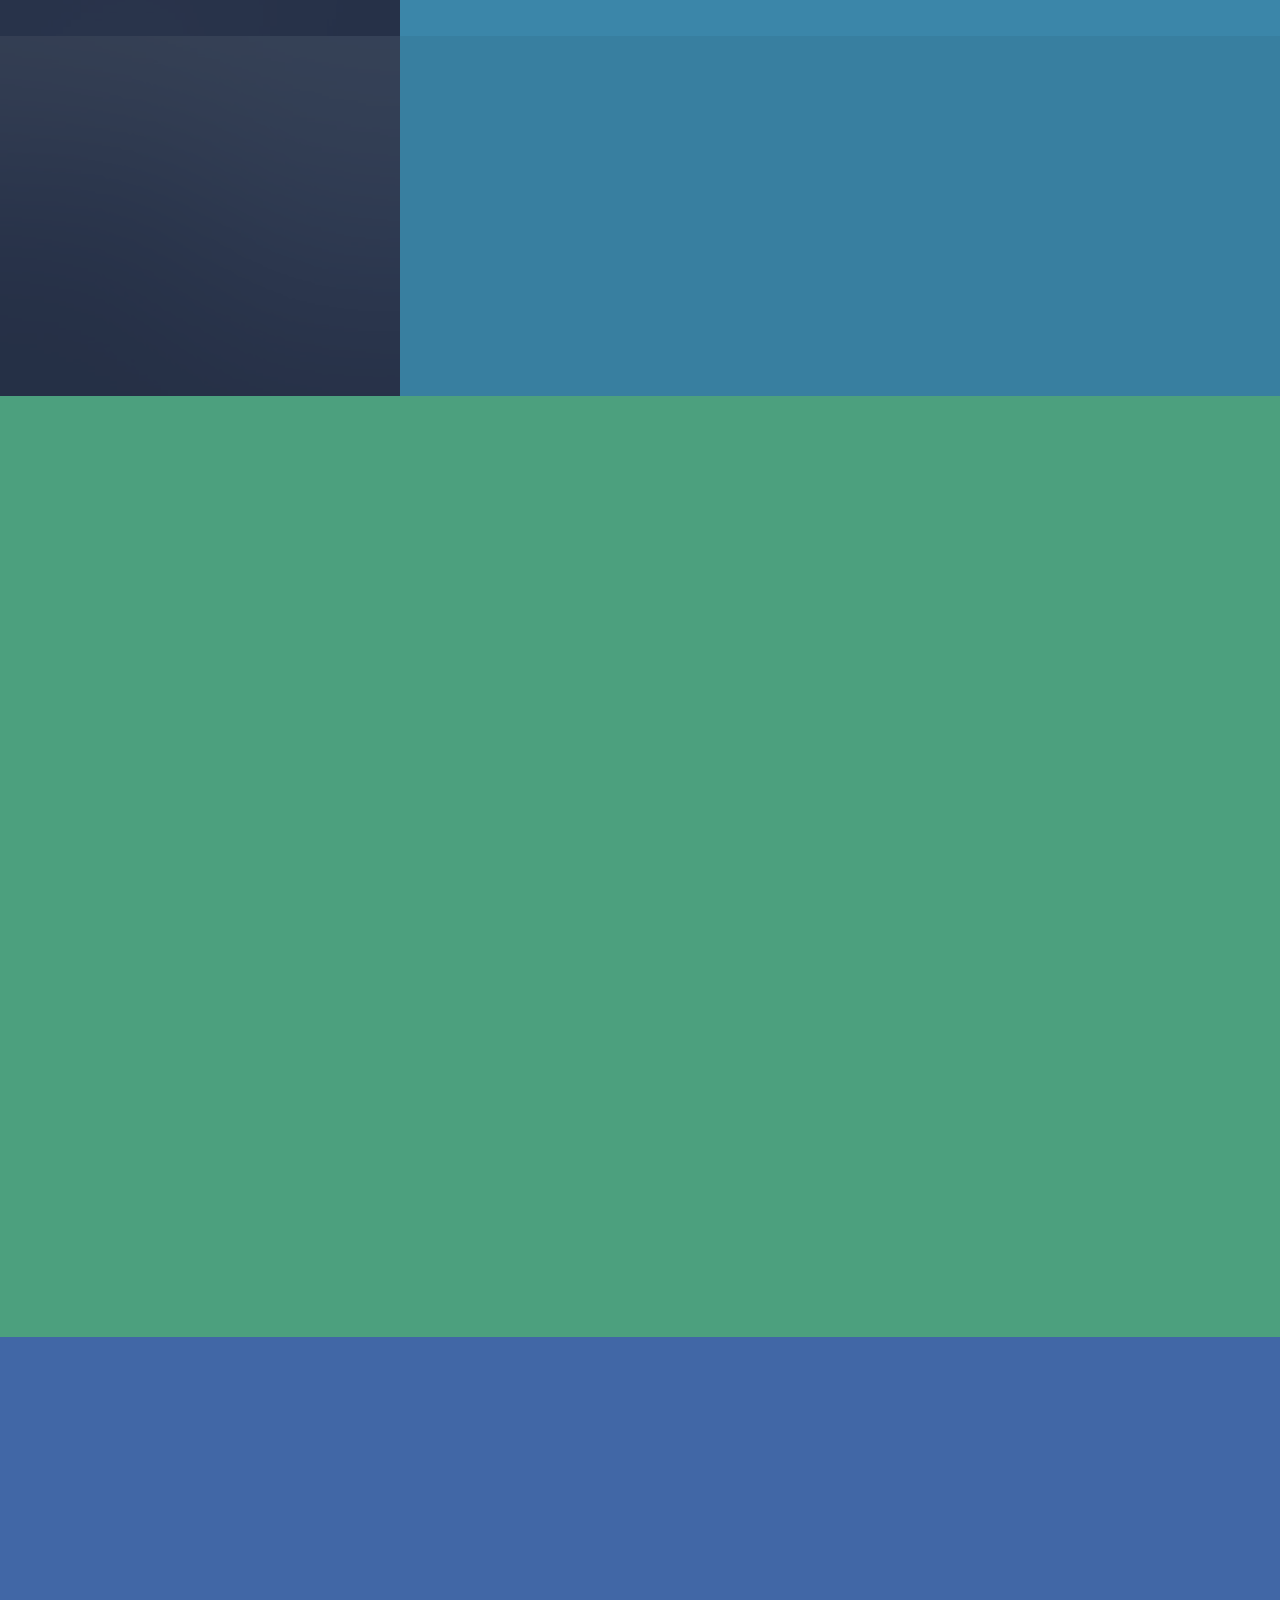
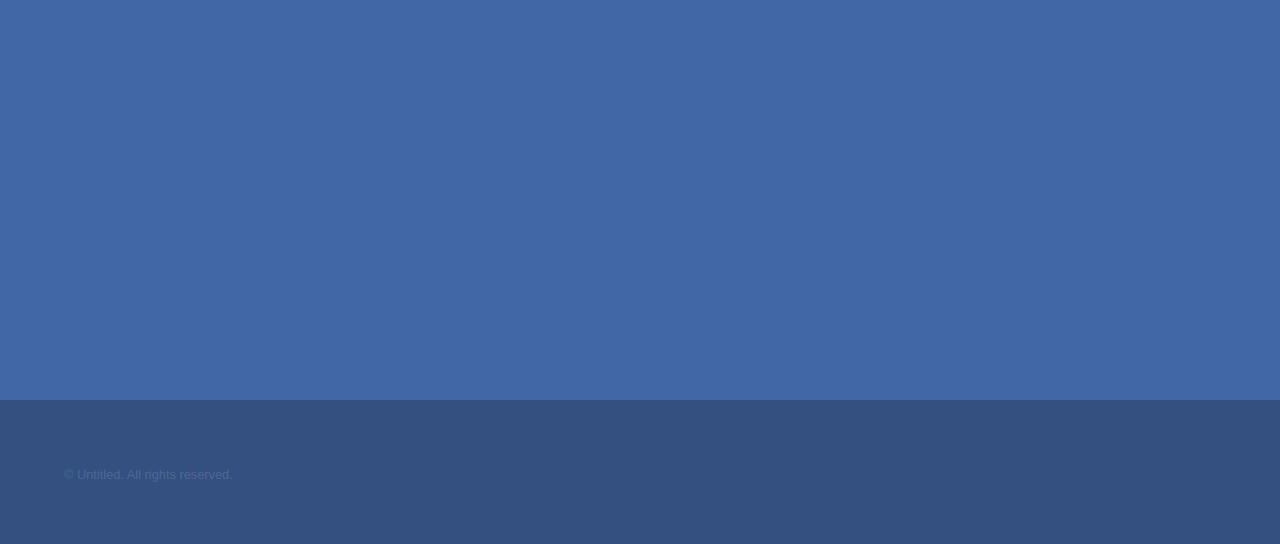
<file: hyperspace/blue/index.html>
<!DOCTYPE HTML>
<!--
	Hyperspace by Pixelarity
	pixelarity.com | hello@pixelarity.com
	License: pixelarity.com/license
-->
<html>
	<head>
		<title>Untitled</title>
		<meta charset="utf-8" />
		<meta name="viewport" content="width=device-width, initial-scale=1, user-scalable=no" />
		<link rel="stylesheet" href="assets/css/main.css" />
		<noscript><link rel="stylesheet" href="assets/css/noscript.css" /></noscript>
	</head>
	<body class="is-preload">

		<!-- Sidebar -->
			<section id="sidebar">
				<div class="inner">
					<nav>
						<ul>
							<li><a href="#intro">Welcome</a></li>
							<li><a href="#one">Who we are</a></li>
							<li><a href="#two">What we do</a></li>
							<li><a href="#three">Get in touch</a></li>
						</ul>
					</nav>
				</div>
			</section>

		<!-- Wrapper -->
			<div id="wrapper">

				<!-- Intro -->
					<section id="intro" class="wrapper style1 fullscreen fade-up">
						<div class="inner">
							<h1>Hyperspace</h1>
							<p>Cras aliquam amet adipiscing nibh faucibus suscipit ut Parturient<br />
							col accumsan est arcu donec sed Eleifend Integer.</p>
							<ul class="actions">
								<li><a href="#one" class="button scrolly">Learn more</a></li>
							</ul>
						</div>
					</section>

				<!-- One -->
					<section id="one" class="wrapper style2 spotlights">
						<section>
							<a href="#" class="image"><img src="images/pic01.jpg" alt="" data-position="center center" /></a>
							<div class="content">
								<div class="inner">
									<h2>Sed ipsum dolor</h2>
									<p>Phasellus convallis elit id ullamcorper pulvinar. Duis aliquam turpis mauris, eu ultricies erat malesuada quis. Aliquam dapibus.</p>
									<ul class="actions">
										<li><a href="generic.html" class="button">Learn more</a></li>
									</ul>
								</div>
							</div>
						</section>
						<section>
							<a href="#" class="image"><img src="images/pic02.jpg" alt="" data-position="top center" /></a>
							<div class="content">
								<div class="inner">
									<h2>Feugiat consequat</h2>
									<p>Phasellus convallis elit id ullamcorper pulvinar. Duis aliquam turpis mauris, eu ultricies erat malesuada quis. Aliquam dapibus.</p>
									<ul class="actions">
										<li><a href="generic.html" class="button">Learn more</a></li>
									</ul>
								</div>
							</div>
						</section>
						<section>
							<a href="#" class="image"><img src="images/pic03.jpg" alt="" data-position="25% 25%" /></a>
							<div class="content">
								<div class="inner">
									<h2>Ultricies aliquam</h2>
									<p>Phasellus convallis elit id ullamcorper pulvinar. Duis aliquam turpis mauris, eu ultricies erat malesuada quis. Aliquam dapibus.</p>
									<ul class="actions">
										<li><a href="generic.html" class="button">Learn more</a></li>
									</ul>
								</div>
							</div>
						</section>
					</section>

				<!-- Two -->
					<section id="two" class="wrapper style3 fade-up">
						<div class="inner">
							<h2>What we do</h2>
							<p>Phasellus convallis elit id ullamcorper pulvinar. Duis aliquam turpis mauris, eu ultricies erat malesuada quis. Aliquam dapibus, lacus eget hendrerit bibendum, urna est aliquam sem, sit amet imperdiet est velit quis lorem.</p>
							<div class="features">
								<section>
									<span class="icon solid major fa-code"></span>
									<h3>Lorem ipsum amet</h3>
									<p>Phasellus convallis elit id ullam corper amet et pulvinar. Duis aliquam turpis mauris, sed ultricies erat dapibus.</p>
								</section>
								<section>
									<span class="icon solid major fa-lock"></span>
									<h3>Aliquam sed nullam</h3>
									<p>Phasellus convallis elit id ullam corper amet et pulvinar. Duis aliquam turpis mauris, sed ultricies erat dapibus.</p>
								</section>
								<section>
									<span class="icon solid major fa-cog"></span>
									<h3>Sed erat ullam corper</h3>
									<p>Phasellus convallis elit id ullam corper amet et pulvinar. Duis aliquam turpis mauris, sed ultricies erat dapibus.</p>
								</section>
								<section>
									<span class="icon solid major fa-desktop"></span>
									<h3>Veroeros quis lorem</h3>
									<p>Phasellus convallis elit id ullam corper amet et pulvinar. Duis aliquam turpis mauris, sed ultricies erat dapibus.</p>
								</section>
								<section>
									<span class="icon solid major fa-link"></span>
									<h3>Urna quis bibendum</h3>
									<p>Phasellus convallis elit id ullam corper amet et pulvinar. Duis aliquam turpis mauris, sed ultricies erat dapibus.</p>
								</section>
								<section>
									<span class="icon major fa-gem"></span>
									<h3>Aliquam urna dapibus</h3>
									<p>Phasellus convallis elit id ullam corper amet et pulvinar. Duis aliquam turpis mauris, sed ultricies erat dapibus.</p>
								</section>
							</div>
							<ul class="actions">
								<li><a href="generic.html" class="button">Learn more</a></li>
							</ul>
						</div>
					</section>

				<!-- Three -->
					<section id="three" class="wrapper style1 fade-up">
						<div class="inner">
							<h2>Get in touch</h2>
							<p>Phasellus convallis elit id ullamcorper pulvinar. Duis aliquam turpis mauris, eu ultricies erat malesuada quis. Aliquam dapibus, lacus eget hendrerit bibendum, urna est aliquam sem, sit amet imperdiet est velit quis lorem.</p>
							<div class="split style1">
								<section>
									<form method="post" action="#">
										<div class="fields">
											<div class="field half">
												<label for="name">Name</label>
												<input type="text" name="name" id="name" />
											</div>
											<div class="field half">
												<label for="email">Email</label>
												<input type="text" name="email" id="email" />
											</div>
											<div class="field">
												<label for="message">Message</label>
												<textarea name="message" id="message" rows="5"></textarea>
											</div>
										</div>
										<ul class="actions">
											<li><a href="" class="button submit">Send Message</a></li>
										</ul>
									</form>
								</section>
								<section>
									<ul class="contact">
										<li>
											<h3>Address</h3>
											<span>12345 Somewhere Road #654<br />
											Nashville, TN 00000-0000<br />
											USA</span>
										</li>
										<li>
											<h3>Email</h3>
											<a href="#">user@untitled.tld</a>
										</li>
										<li>
											<h3>Phone</h3>
											<span>(000) 000-0000</span>
										</li>
										<li>
											<h3>Social</h3>
											<ul class="icons">
												<li><a href="#" class="icon brands fa-twitter"><span class="label">Twitter</span></a></li>
												<li><a href="#" class="icon brands fa-facebook-f"><span class="label">Facebook</span></a></li>
												<li><a href="#" class="icon brands fa-github"><span class="label">GitHub</span></a></li>
												<li><a href="#" class="icon brands fa-instagram"><span class="label">Instagram</span></a></li>
												<li><a href="#" class="icon brands fa-linkedin-in"><span class="label">LinkedIn</span></a></li>
											</ul>
										</li>
									</ul>
								</section>
							</div>
						</div>
					</section>

			</div>

		<!-- Footer -->
			<footer id="footer" class="wrapper style1-alt">
				<div class="inner">
					<ul class="menu">
						<li>&copy; Untitled. All rights reserved.</li>
					</ul>
				</div>
			</footer>

		<!-- Scripts -->
			<script src="assets/js/jquery.min.js"></script>
			<script src="assets/js/jquery.scrollex.min.js"></script>
			<script src="assets/js/jquery.scrolly.min.js"></script>
			<script src="assets/js/browser.min.js"></script>
			<script src="assets/js/breakpoints.min.js"></script>
			<script src="assets/js/util.js"></script>
			<script src="assets/js/main.js"></script>

	</body>
</html>
</file>
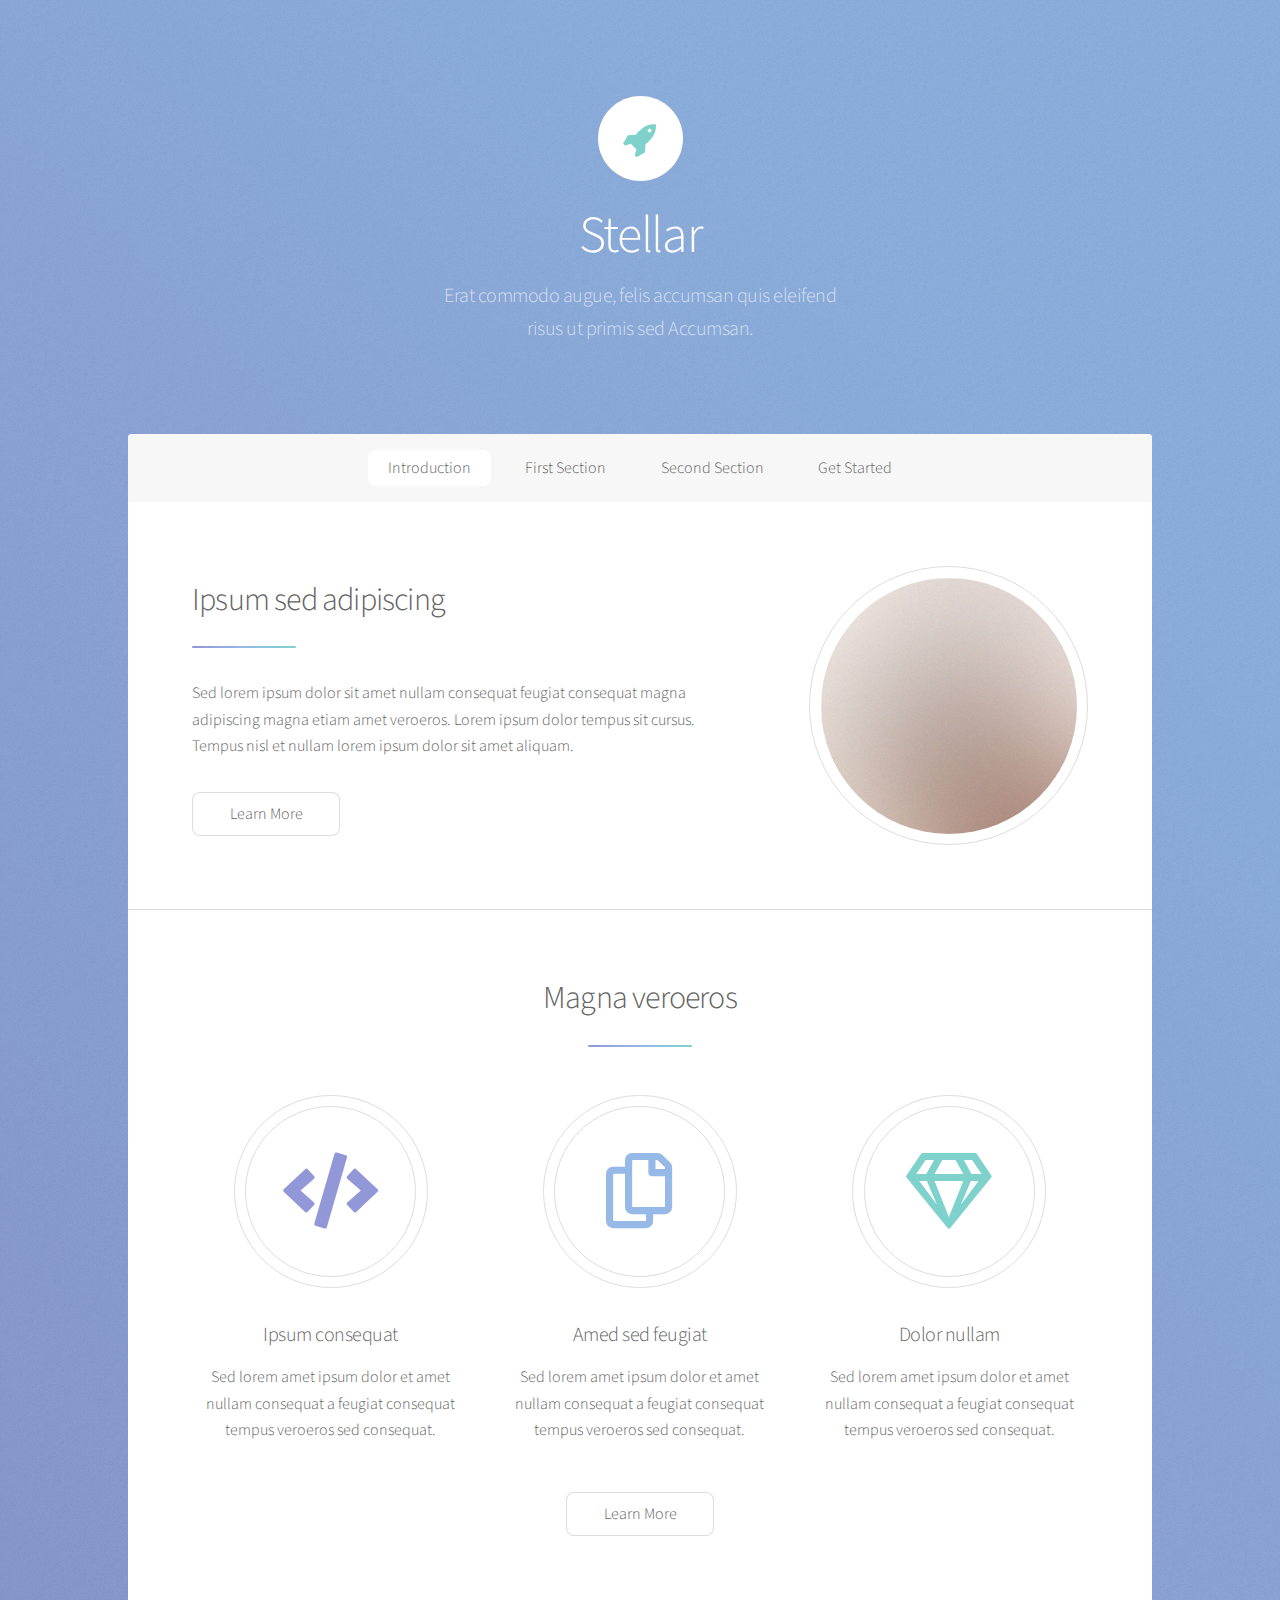
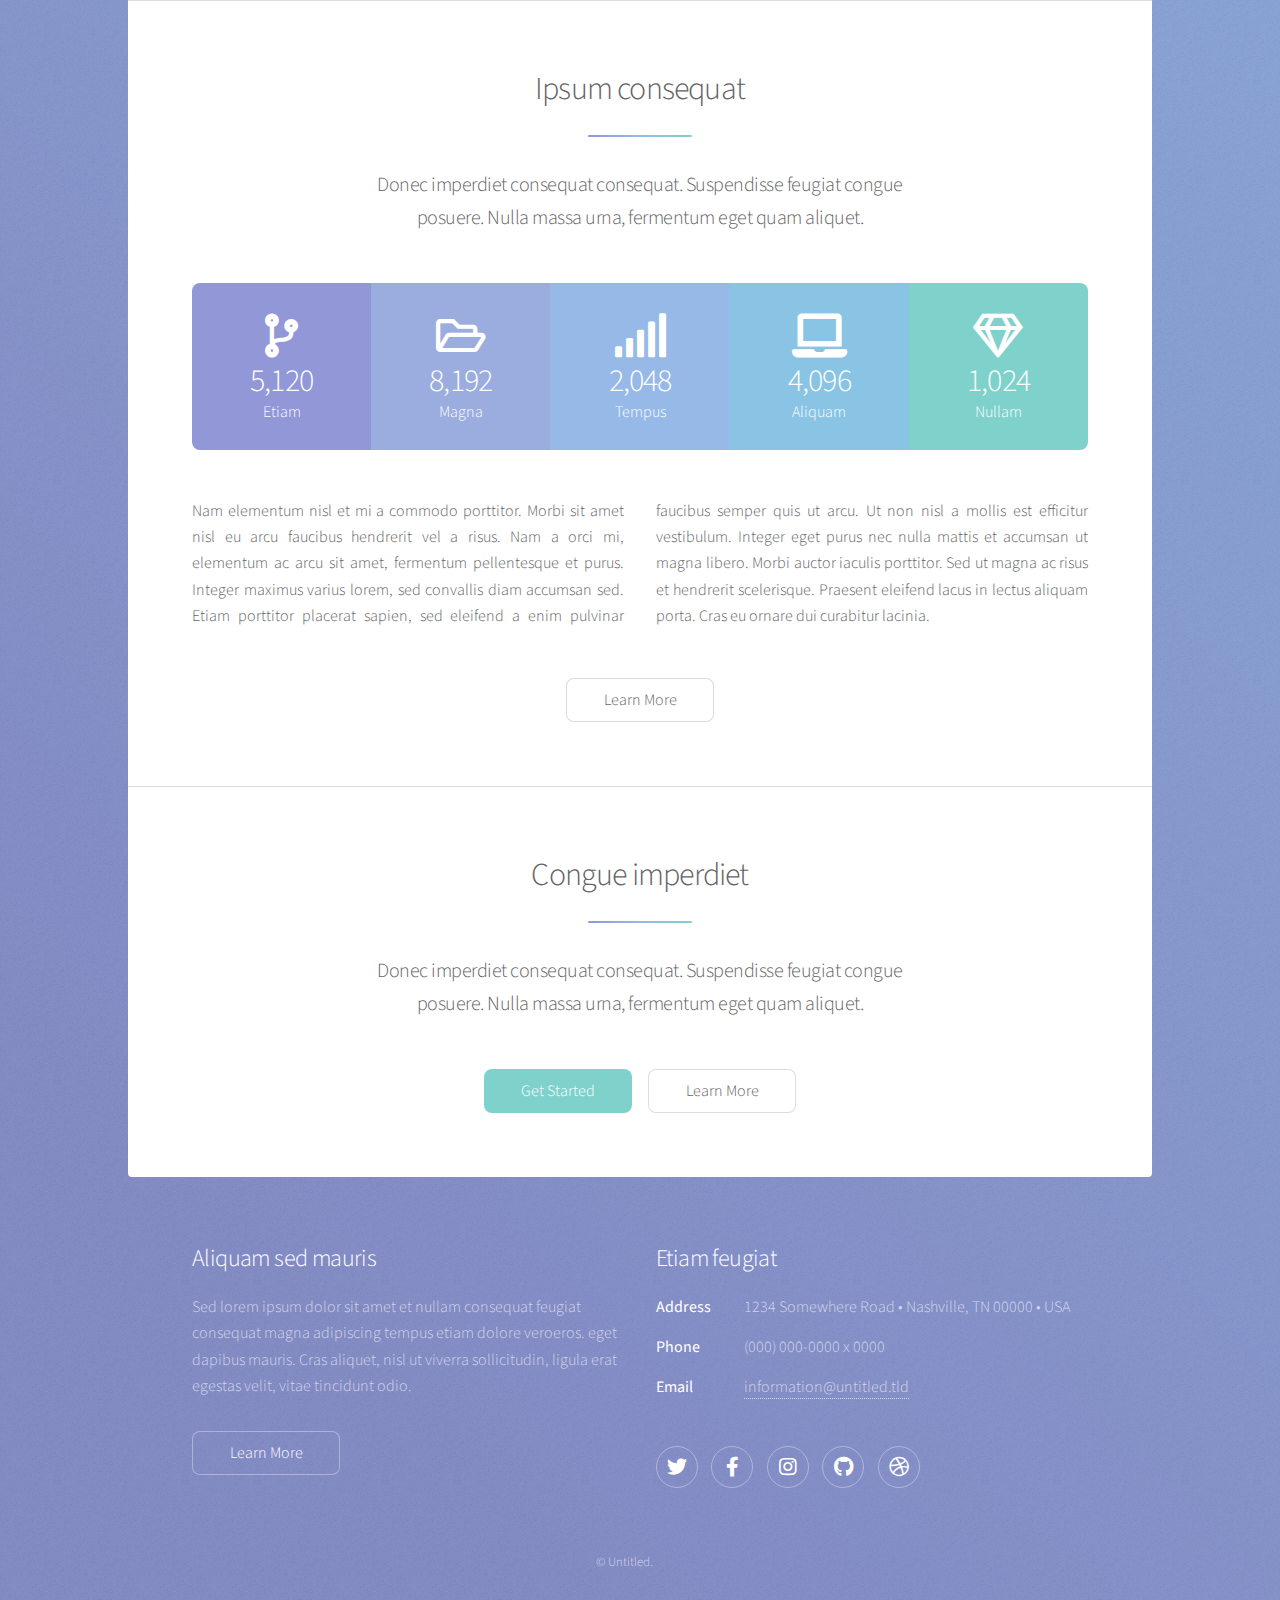
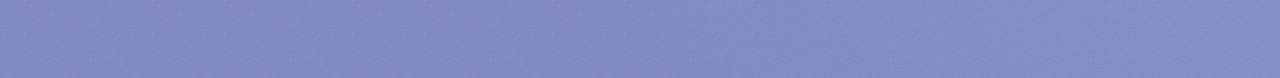
<file: stellar.orig/green/index.html>
<!DOCTYPE HTML>
<!--
	Stellar by Pixelarity
	pixelarity.com | hello@pixelarity.com
	License: pixelarity.com/license
-->
<html>
	<head>
		<title>Untitled</title>
		<meta charset="utf-8" />
		<meta name="viewport" content="width=device-width, initial-scale=1, user-scalable=no" />
		<link rel="stylesheet" href="assets/css/main.css" />
		<noscript><link rel="stylesheet" href="assets/css/noscript.css" /></noscript>
	</head>
	<body class="is-preload">

		<!-- Wrapper -->
			<div id="wrapper">

				<!-- Header -->
					<header id="header" class="alt">
						<span class="logo"><img src="images/logo.svg" alt="" /></span>
						<h1>Stellar</h1>
						<p>Erat commodo augue, felis accumsan quis eleifend<br />
						risus ut primis sed Accumsan.</p>
					</header>

				<!-- Nav -->
					<nav id="nav">
						<ul>
							<li><a href="#intro" class="active">Introduction</a></li>
							<li><a href="#first">First Section</a></li>
							<li><a href="#second">Second Section</a></li>
							<li><a href="#cta">Get Started</a></li>
						</ul>
					</nav>

				<!-- Main -->
					<div id="main">

						<!-- Introduction -->
							<section id="intro" class="main">
								<div class="spotlight">
									<div class="content">
										<header class="major">
											<h2>Ipsum sed adipiscing</h2>
										</header>
										<p>Sed lorem ipsum dolor sit amet nullam consequat feugiat consequat magna
										adipiscing magna etiam amet veroeros. Lorem ipsum dolor tempus sit cursus.
										Tempus nisl et nullam lorem ipsum dolor sit amet aliquam.</p>
										<ul class="actions">
											<li><a href="generic.html" class="button">Learn More</a></li>
										</ul>
									</div>
									<span class="image"><img src="images/pic01.jpg" alt="" /></span>
								</div>
							</section>

						<!-- First Section -->
							<section id="first" class="main special">
								<header class="major">
									<h2>Magna veroeros</h2>
								</header>
								<ul class="features">
									<li>
										<span class="icon solid major style1 fa-code"></span>
										<h3>Ipsum consequat</h3>
										<p>Sed lorem amet ipsum dolor et amet nullam consequat a feugiat consequat tempus veroeros sed consequat.</p>
									</li>
									<li>
										<span class="icon major style3 fa-copy"></span>
										<h3>Amed sed feugiat</h3>
										<p>Sed lorem amet ipsum dolor et amet nullam consequat a feugiat consequat tempus veroeros sed consequat.</p>
									</li>
									<li>
										<span class="icon major style5 fa-gem"></span>
										<h3>Dolor nullam</h3>
										<p>Sed lorem amet ipsum dolor et amet nullam consequat a feugiat consequat tempus veroeros sed consequat.</p>
									</li>
								</ul>
								<footer class="major">
									<ul class="actions special">
										<li><a href="generic.html" class="button">Learn More</a></li>
									</ul>
								</footer>
							</section>

						<!-- Second Section -->
							<section id="second" class="main special">
								<header class="major">
									<h2>Ipsum consequat</h2>
									<p>Donec imperdiet consequat consequat. Suspendisse feugiat congue<br />
									posuere. Nulla massa urna, fermentum eget quam aliquet.</p>
								</header>
								<ul class="statistics">
									<li class="style1">
										<span class="icon solid fa-code-branch"></span>
										<strong>5,120</strong> Etiam
									</li>
									<li class="style2">
										<span class="icon fa-folder-open"></span>
										<strong>8,192</strong> Magna
									</li>
									<li class="style3">
										<span class="icon solid fa-signal"></span>
										<strong>2,048</strong> Tempus
									</li>
									<li class="style4">
										<span class="icon solid fa-laptop"></span>
										<strong>4,096</strong> Aliquam
									</li>
									<li class="style5">
										<span class="icon fa-gem"></span>
										<strong>1,024</strong> Nullam
									</li>
								</ul>
								<p class="content">Nam elementum nisl et mi a commodo porttitor. Morbi sit amet nisl eu arcu faucibus hendrerit vel a risus. Nam a orci mi, elementum ac arcu sit amet, fermentum pellentesque et purus. Integer maximus varius lorem, sed convallis diam accumsan sed. Etiam porttitor placerat sapien, sed eleifend a enim pulvinar faucibus semper quis ut arcu. Ut non nisl a mollis est efficitur vestibulum. Integer eget purus nec nulla mattis et accumsan ut magna libero. Morbi auctor iaculis porttitor. Sed ut magna ac risus et hendrerit scelerisque. Praesent eleifend lacus in lectus aliquam porta. Cras eu ornare dui curabitur lacinia.</p>
								<footer class="major">
									<ul class="actions special">
										<li><a href="generic.html" class="button">Learn More</a></li>
									</ul>
								</footer>
							</section>

						<!-- Get Started -->
							<section id="cta" class="main special">
								<header class="major">
									<h2>Congue imperdiet</h2>
									<p>Donec imperdiet consequat consequat. Suspendisse feugiat congue<br />
									posuere. Nulla massa urna, fermentum eget quam aliquet.</p>
								</header>
								<footer class="major">
									<ul class="actions special">
										<li><a href="generic.html" class="button primary">Get Started</a></li>
										<li><a href="generic.html" class="button">Learn More</a></li>
									</ul>
								</footer>
							</section>

					</div>

				<!-- Footer -->
					<footer id="footer">
						<section>
							<h2>Aliquam sed mauris</h2>
							<p>Sed lorem ipsum dolor sit amet et nullam consequat feugiat consequat magna adipiscing tempus etiam dolore veroeros. eget dapibus mauris. Cras aliquet, nisl ut viverra sollicitudin, ligula erat egestas velit, vitae tincidunt odio.</p>
							<ul class="actions">
								<li><a href="generic.html" class="button">Learn More</a></li>
							</ul>
						</section>
						<section>
							<h2>Etiam feugiat</h2>
							<dl class="alt">
								<dt>Address</dt>
								<dd>1234 Somewhere Road &bull; Nashville, TN 00000 &bull; USA</dd>
								<dt>Phone</dt>
								<dd>(000) 000-0000 x 0000</dd>
								<dt>Email</dt>
								<dd><a href="#">information@untitled.tld</a></dd>
							</dl>
							<ul class="icons">
								<li><a href="#" class="icon brands fa-twitter alt"><span class="label">Twitter</span></a></li>
								<li><a href="#" class="icon brands fa-facebook-f alt"><span class="label">Facebook</span></a></li>
								<li><a href="#" class="icon brands fa-instagram alt"><span class="label">Instagram</span></a></li>
								<li><a href="#" class="icon brands fa-github alt"><span class="label">GitHub</span></a></li>
								<li><a href="#" class="icon brands fa-dribbble alt"><span class="label">Dribbble</span></a></li>
							</ul>
						</section>
						<p class="copyright">&copy; Untitled.</p>
					</footer>

			</div>

		<!-- Scripts -->
			<script src="assets/js/jquery.min.js"></script>
			<script src="assets/js/jquery.scrollex.min.js"></script>
			<script src="assets/js/jquery.scrolly.min.js"></script>
			<script src="assets/js/browser.min.js"></script>
			<script src="assets/js/breakpoints.min.js"></script>
			<script src="assets/js/util.js"></script>
			<script src="assets/js/main.js"></script>

	</body>
</html>
</file>
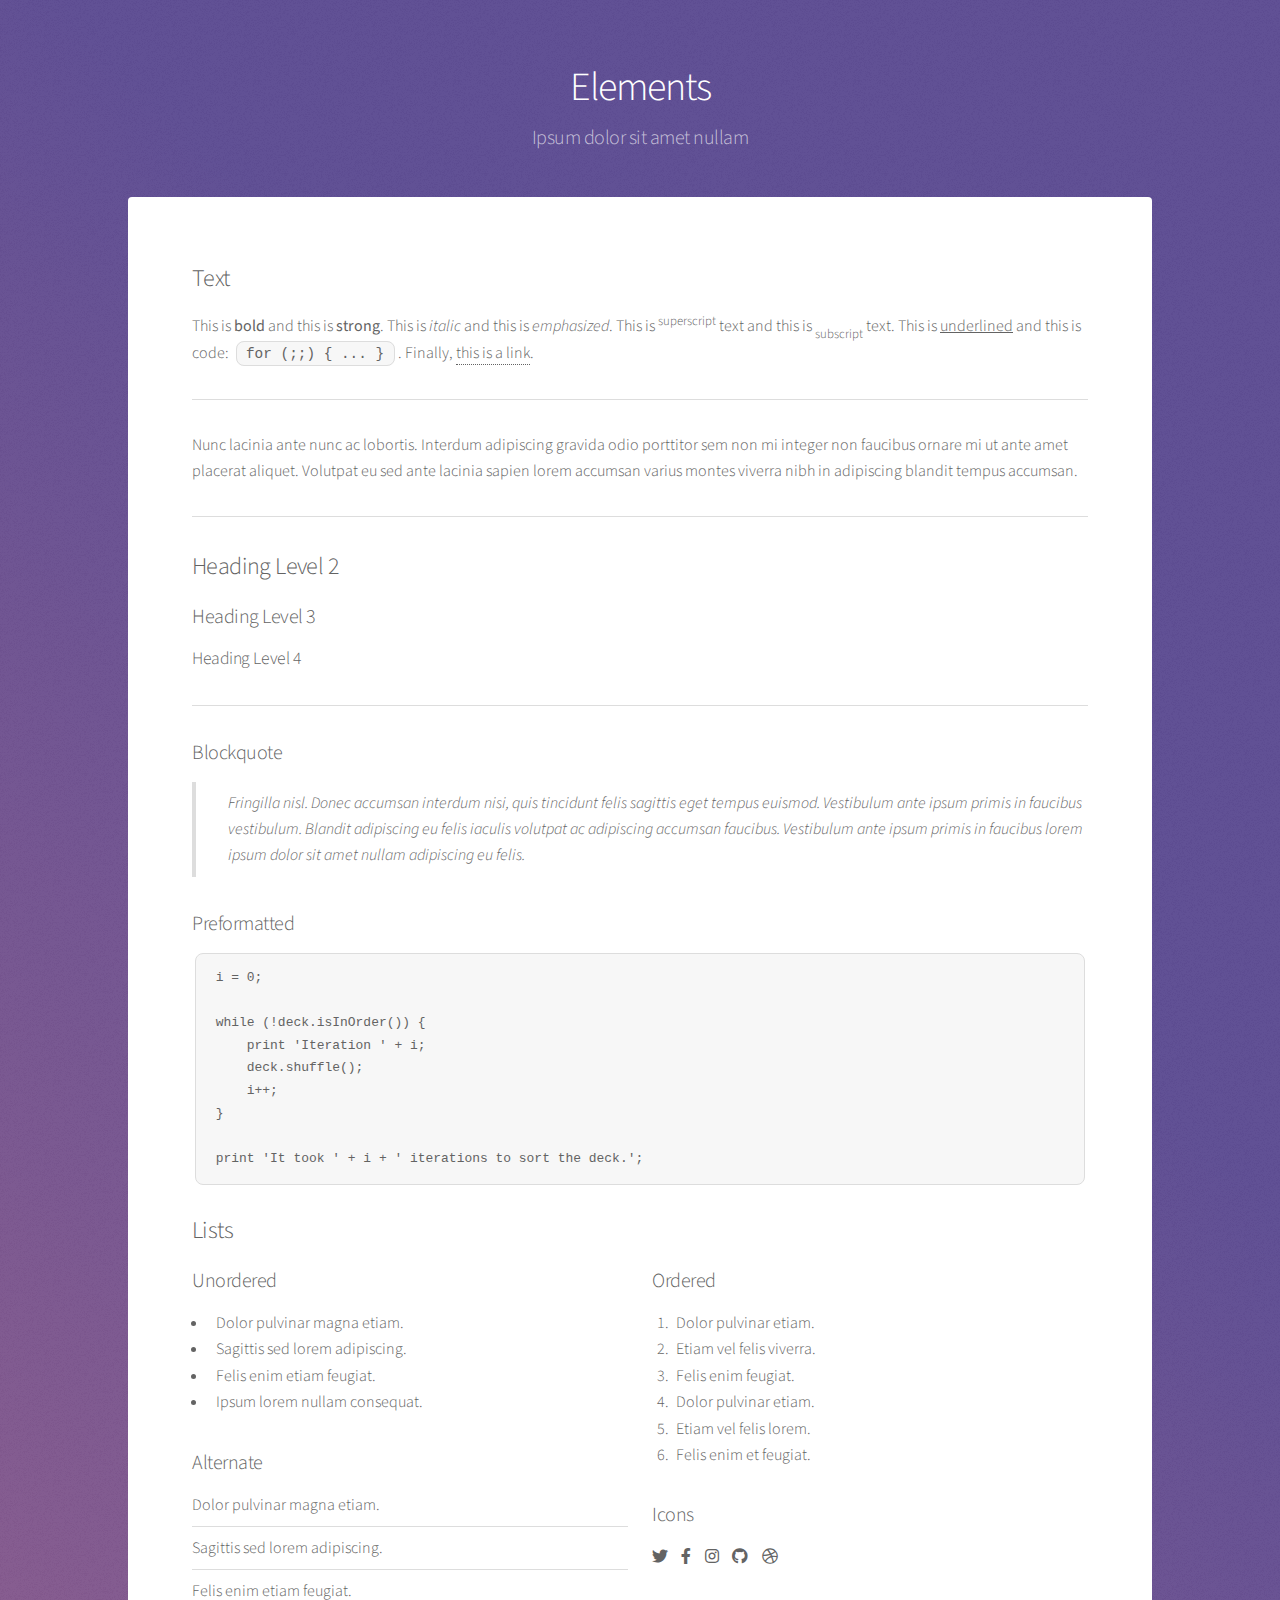
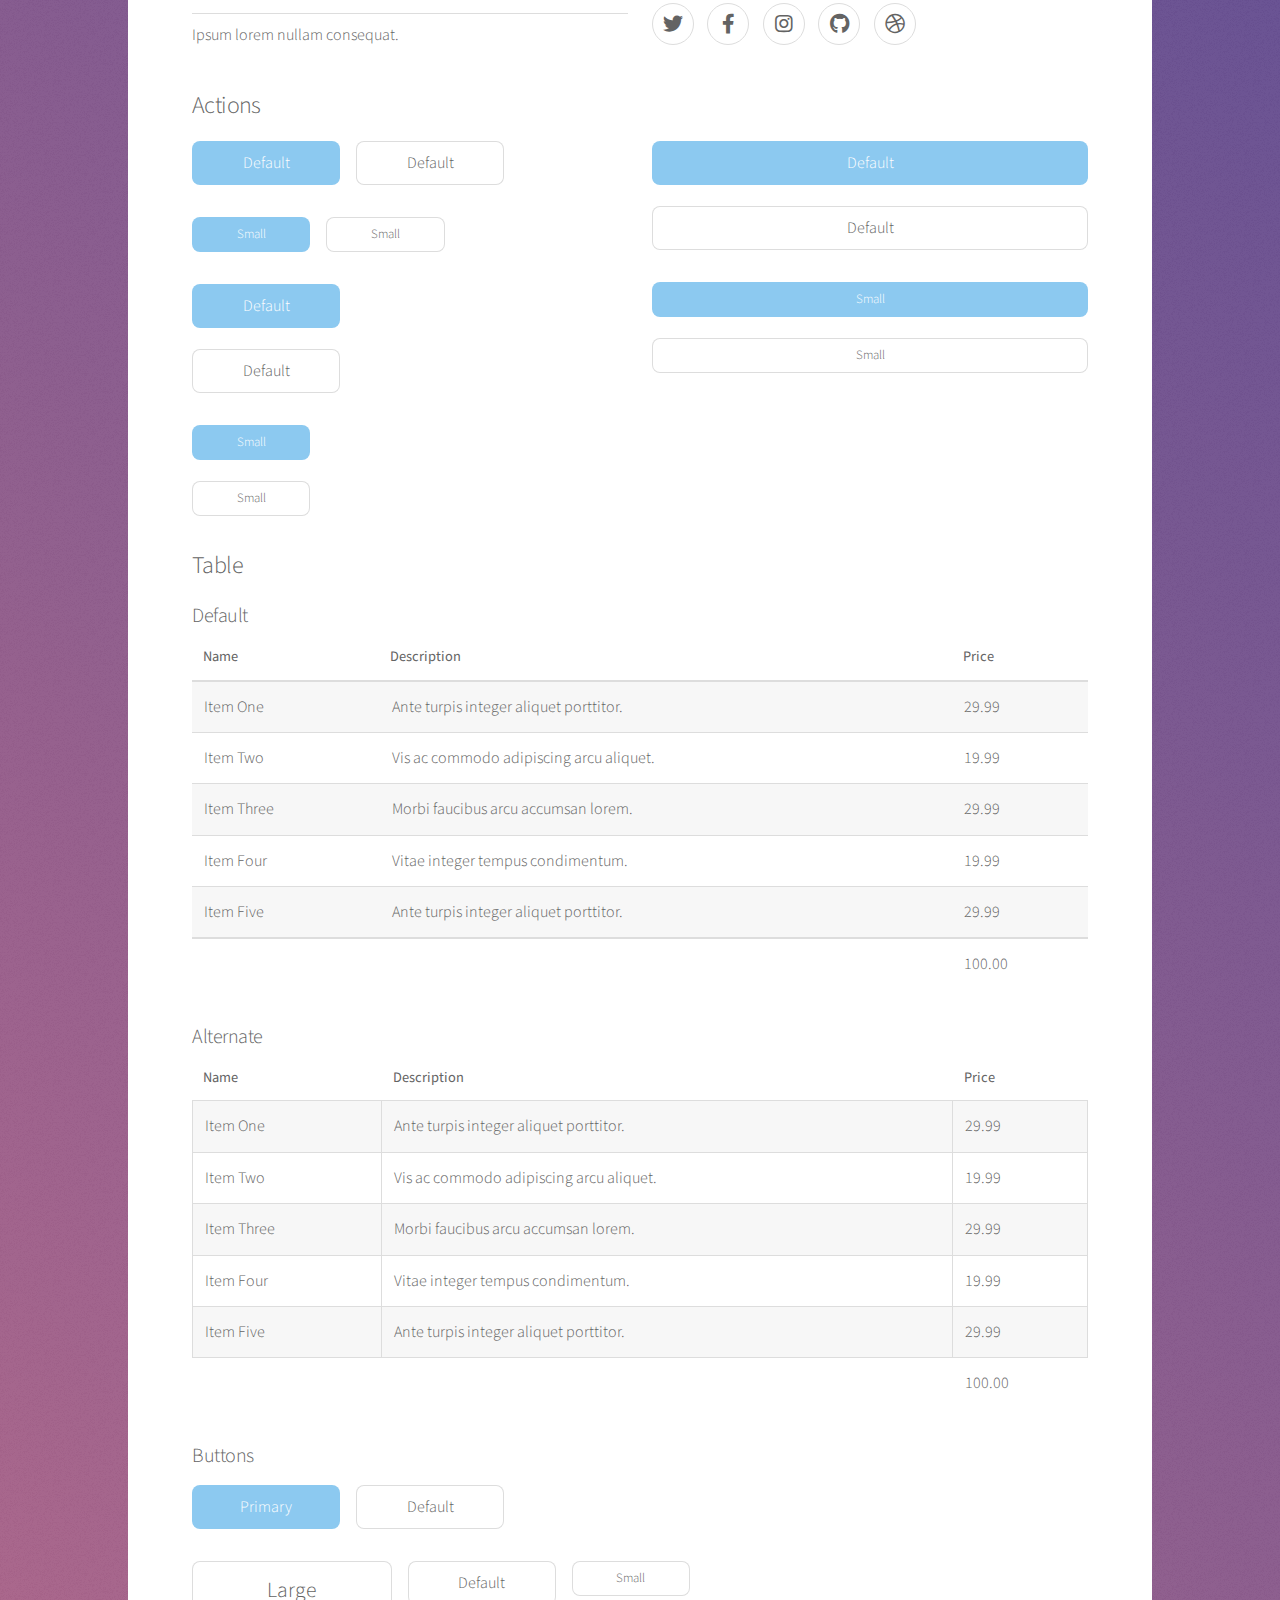
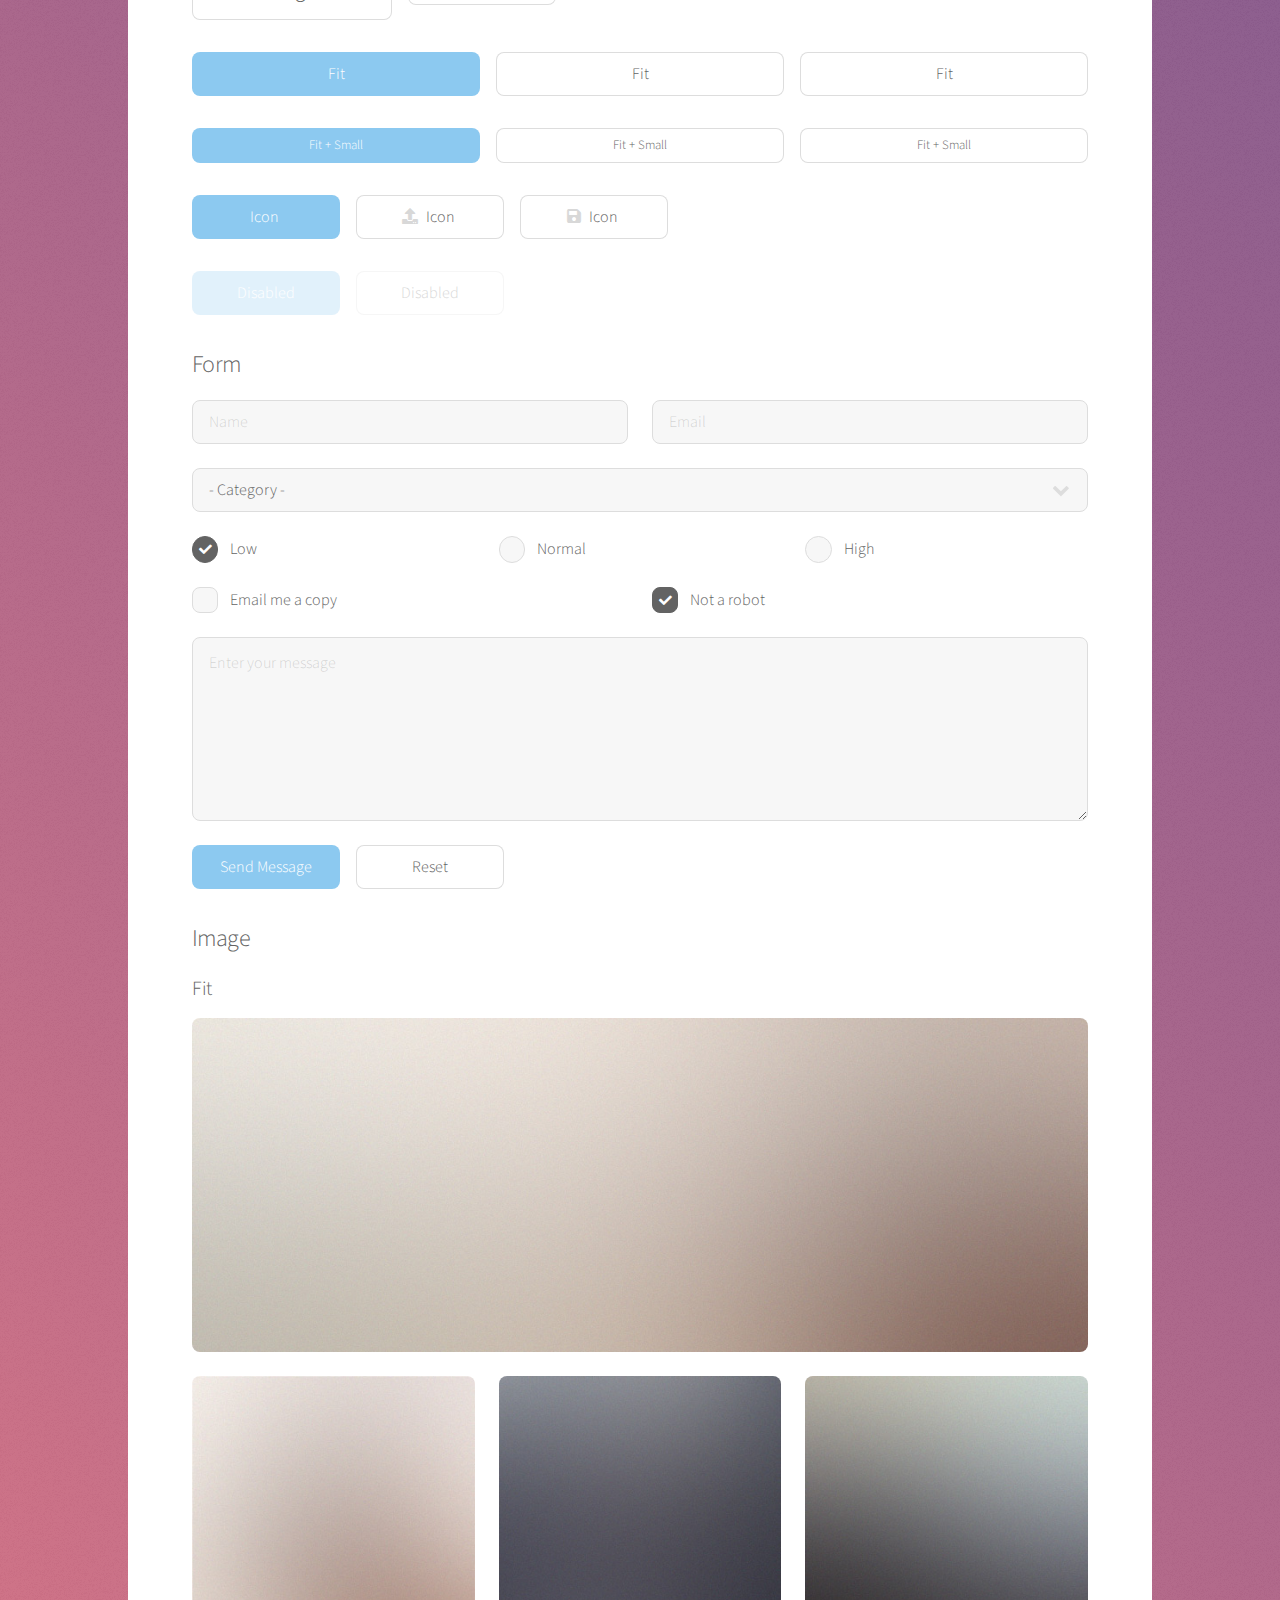
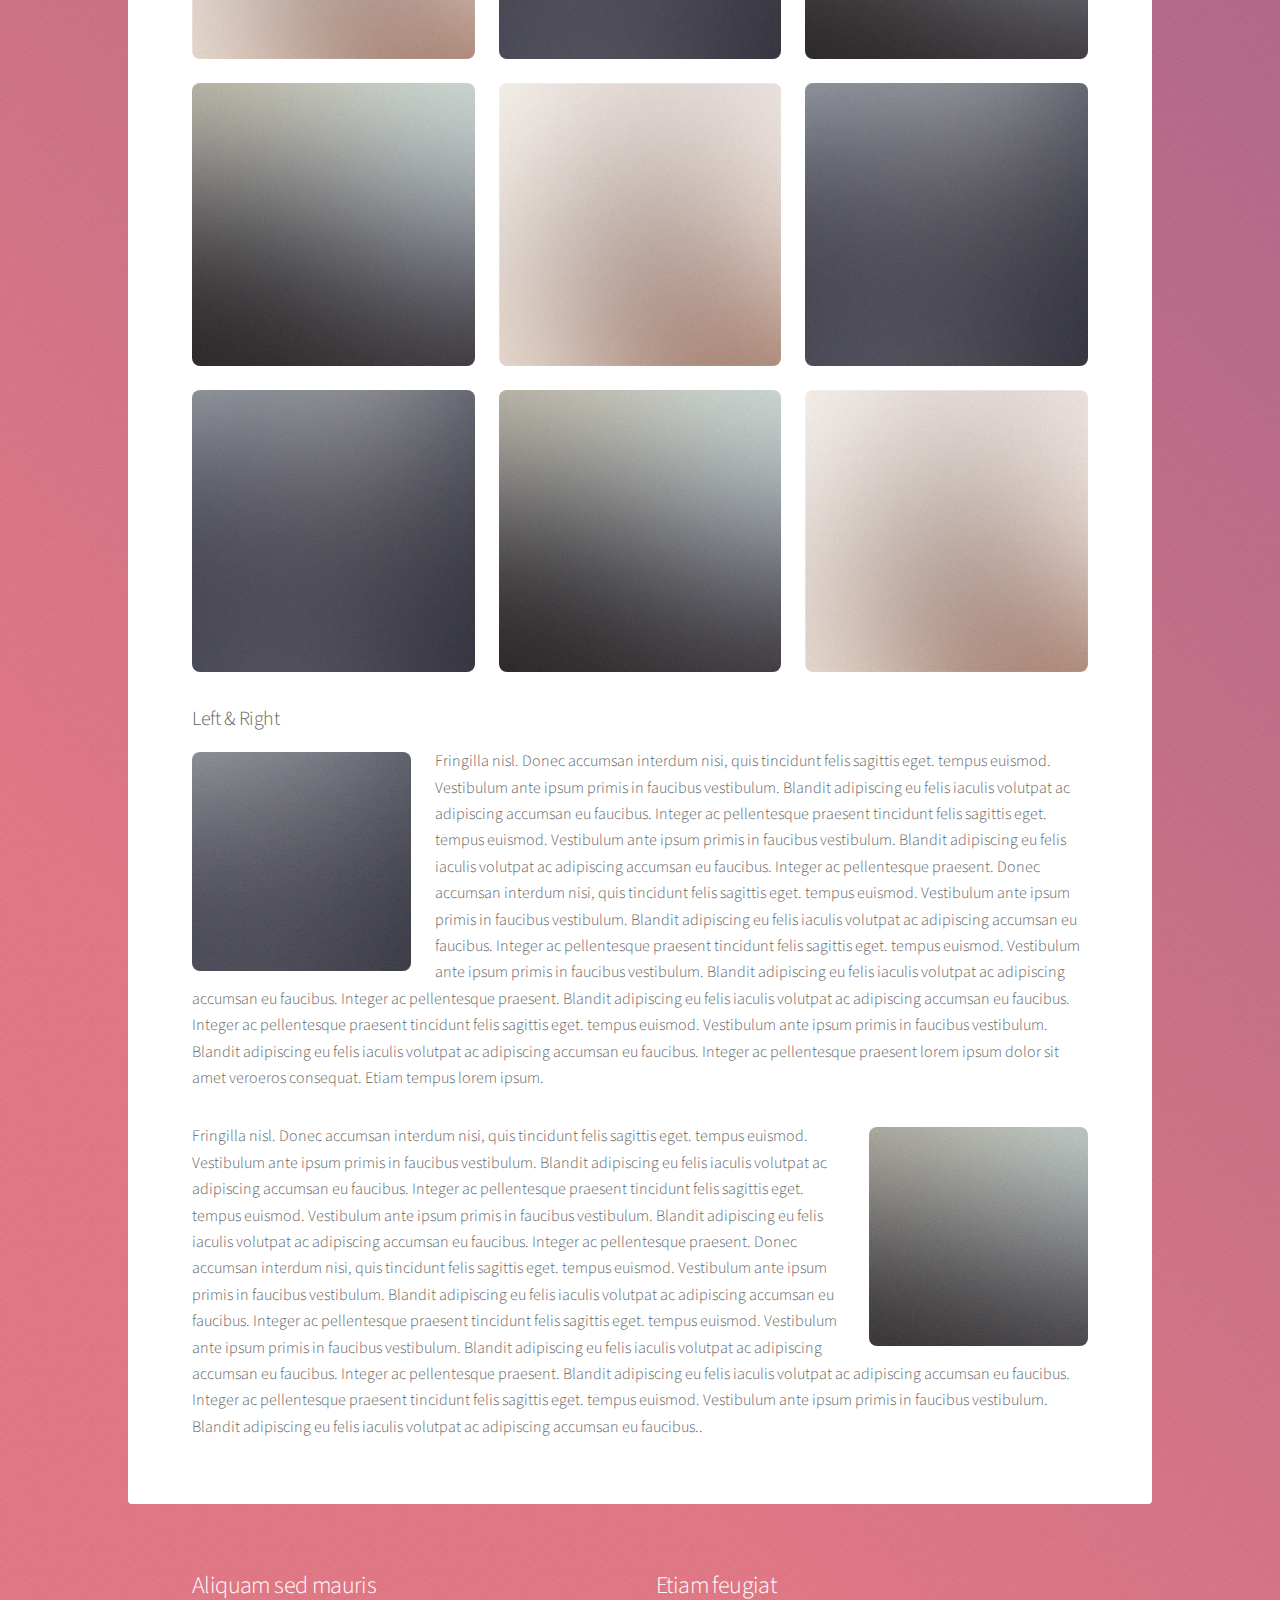
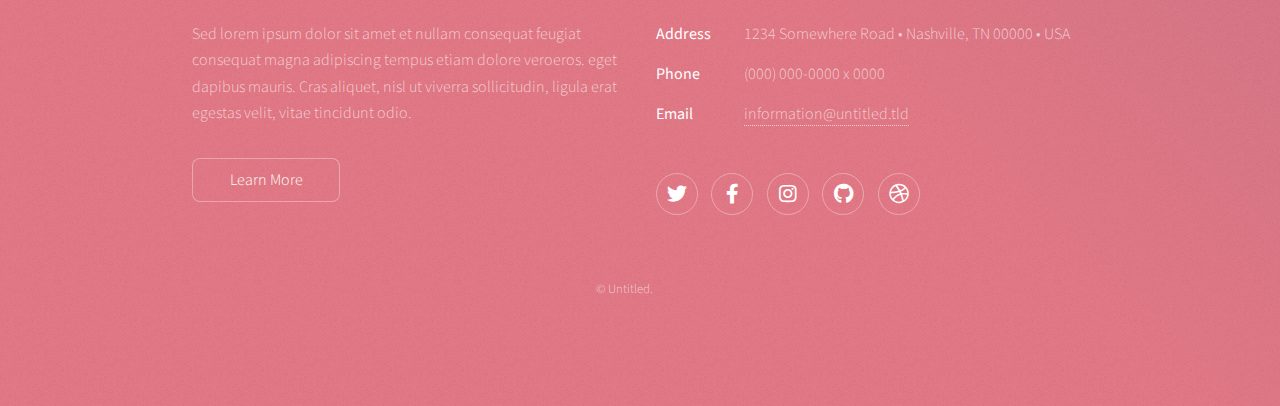
<file: elements.html>
<!DOCTYPE HTML>
<!--
	Stellar by Pixelarity
	pixelarity.com | hello@pixelarity.com
	License: pixelarity.com/license
-->
<html>
	<head>
		<title>Untitled</title>
		<meta charset="utf-8" />
		<meta name="viewport" content="width=device-width, initial-scale=1, user-scalable=no" />
		<link rel="stylesheet" href="assets/css/main.css" />
		<noscript><link rel="stylesheet" href="assets/css/noscript.css" /></noscript>
	</head>
	<body class="is-preload">

		<!-- Wrapper -->
			<div id="wrapper">

				<!-- Header -->
					<header id="header">
						<h1>Elements</h1>
						<p>Ipsum dolor sit amet nullam</p>
					</header>

				<!-- Main -->
					<div id="main">

						<!-- Content -->
							<section id="content" class="main">

								<!-- Text -->
									<section>
										<h2>Text</h2>
										<p>This is <b>bold</b> and this is <strong>strong</strong>. This is <i>italic</i> and this is <em>emphasized</em>.
										This is <sup>superscript</sup> text and this is <sub>subscript</sub> text.
										This is <u>underlined</u> and this is code: <code>for (;;) { ... }</code>. Finally, <a href="#">this is a link</a>.</p>
										<hr />
										<p>Nunc lacinia ante nunc ac lobortis. Interdum adipiscing gravida odio porttitor sem non mi integer non faucibus ornare mi ut ante amet placerat aliquet. Volutpat eu sed ante lacinia sapien lorem accumsan varius montes viverra nibh in adipiscing blandit tempus accumsan.</p>
										<hr />
										<h2>Heading Level 2</h2>
										<h3>Heading Level 3</h3>
										<h4>Heading Level 4</h4>
										<hr />
										<h3>Blockquote</h3>
										<blockquote>Fringilla nisl. Donec accumsan interdum nisi, quis tincidunt felis sagittis eget tempus euismod. Vestibulum ante ipsum primis in faucibus vestibulum. Blandit adipiscing eu felis iaculis volutpat ac adipiscing accumsan faucibus. Vestibulum ante ipsum primis in faucibus lorem ipsum dolor sit amet nullam adipiscing eu felis.</blockquote>
										<h3>Preformatted</h3>
										<pre><code>i = 0;

while (!deck.isInOrder()) {
    print 'Iteration ' + i;
    deck.shuffle();
    i++;
}

print 'It took ' + i + ' iterations to sort the deck.';</code></pre>
									</section>

								<!-- Lists -->
									<section>
										<h2>Lists</h2>
										<div class="row">
											<div class="col-6 col-12-medium">
												<h3>Unordered</h3>
												<ul>
													<li>Dolor pulvinar magna etiam.</li>
													<li>Sagittis sed lorem adipiscing.</li>
													<li>Felis enim etiam feugiat.</li>
													<li>Ipsum lorem nullam consequat.</li>
												</ul>
												<h3>Alternate</h3>
												<ul class="alt">
													<li>Dolor pulvinar magna etiam.</li>
													<li>Sagittis sed lorem adipiscing.</li>
													<li>Felis enim etiam feugiat.</li>
													<li>Ipsum lorem nullam consequat.</li>
												</ul>
											</div>
											<div class="col-6 col-12-medium">
												<h3>Ordered</h3>
												<ol>
													<li>Dolor pulvinar etiam.</li>
													<li>Etiam vel felis viverra.</li>
													<li>Felis enim feugiat.</li>
													<li>Dolor pulvinar etiam.</li>
													<li>Etiam vel felis lorem.</li>
													<li>Felis enim et feugiat.</li>
												</ol>
												<h3>Icons</h3>
												<ul class="icons">
													<li><a href="#" class="icon brands fa-twitter"><span class="label">Twitter</span></a></li>
													<li><a href="#" class="icon brands fa-facebook-f"><span class="label">Facebook</span></a></li>
													<li><a href="#" class="icon brands fa-instagram"><span class="label">Instagram</span></a></li>
													<li><a href="#" class="icon brands fa-github"><span class="label">GitHub</span></a></li>
													<li><a href="#" class="icon brands fa-dribbble"><span class="label">Dribbble</span></a></li>
												</ul>
												<ul class="icons">
													<li><a href="#" class="icon brands alt fa-twitter"><span class="label">Twitter</span></a></li>
													<li><a href="#" class="icon brands alt fa-facebook-f"><span class="label">Facebook</span></a></li>
													<li><a href="#" class="icon brands alt fa-instagram"><span class="label">Instagram</span></a></li>
													<li><a href="#" class="icon brands alt fa-github"><span class="label">GitHub</span></a></li>
													<li><a href="#" class="icon brands alt fa-dribbble"><span class="label">Dribbble</span></a></li>
												</ul>
											</div>
										</div>
										<h2>Actions</h2>
										<div class="row">
											<div class="col-6 col-12-medium">
												<ul class="actions">
													<li><a href="#" class="button primary">Default</a></li>
													<li><a href="#" class="button">Default</a></li>
												</ul>
												<ul class="actions small">
													<li><a href="#" class="button primary small">Small</a></li>
													<li><a href="#" class="button small">Small</a></li>
												</ul>
												<ul class="actions stacked">
													<li><a href="#" class="button primary">Default</a></li>
													<li><a href="#" class="button">Default</a></li>
												</ul>
												<ul class="actions stacked">
													<li><a href="#" class="button primary small">Small</a></li>
													<li><a href="#" class="button small">Small</a></li>
												</ul>
											</div>
											<div class="col-6 col-12-medium">
												<ul class="actions stacked">
													<li><a href="#" class="button primary fit">Default</a></li>
													<li><a href="#" class="button fit">Default</a></li>
												</ul>
												<ul class="actions stacked">
													<li><a href="#" class="button primary small fit">Small</a></li>
													<li><a href="#" class="button small fit">Small</a></li>
												</ul>
											</div>
										</div>
									</section>

								<!-- Table -->
									<section>
										<h2>Table</h2>
										<h3>Default</h3>
										<div class="table-wrapper">
											<table>
												<thead>
													<tr>
														<th>Name</th>
														<th>Description</th>
														<th>Price</th>
													</tr>
												</thead>
												<tbody>
													<tr>
														<td>Item One</td>
														<td>Ante turpis integer aliquet porttitor.</td>
														<td>29.99</td>
													</tr>
													<tr>
														<td>Item Two</td>
														<td>Vis ac commodo adipiscing arcu aliquet.</td>
														<td>19.99</td>
													</tr>
													<tr>
														<td>Item Three</td>
														<td> Morbi faucibus arcu accumsan lorem.</td>
														<td>29.99</td>
													</tr>
													<tr>
														<td>Item Four</td>
														<td>Vitae integer tempus condimentum.</td>
														<td>19.99</td>
													</tr>
													<tr>
														<td>Item Five</td>
														<td>Ante turpis integer aliquet porttitor.</td>
														<td>29.99</td>
													</tr>
												</tbody>
												<tfoot>
													<tr>
														<td colspan="2"></td>
														<td>100.00</td>
													</tr>
												</tfoot>
											</table>
										</div>

										<h3>Alternate</h3>
										<div class="table-wrapper">
											<table class="alt">
												<thead>
													<tr>
														<th>Name</th>
														<th>Description</th>
														<th>Price</th>
													</tr>
												</thead>
												<tbody>
													<tr>
														<td>Item One</td>
														<td>Ante turpis integer aliquet porttitor.</td>
														<td>29.99</td>
													</tr>
													<tr>
														<td>Item Two</td>
														<td>Vis ac commodo adipiscing arcu aliquet.</td>
														<td>19.99</td>
													</tr>
													<tr>
														<td>Item Three</td>
														<td> Morbi faucibus arcu accumsan lorem.</td>
														<td>29.99</td>
													</tr>
													<tr>
														<td>Item Four</td>
														<td>Vitae integer tempus condimentum.</td>
														<td>19.99</td>
													</tr>
													<tr>
														<td>Item Five</td>
														<td>Ante turpis integer aliquet porttitor.</td>
														<td>29.99</td>
													</tr>
												</tbody>
												<tfoot>
													<tr>
														<td colspan="2"></td>
														<td>100.00</td>
													</tr>
												</tfoot>
											</table>
										</div>
									</section>

								<!-- Buttons -->
									<section>
										<h3>Buttons</h3>
										<ul class="actions">
											<li><a href="#" class="button primary">Primary</a></li>
											<li><a href="#" class="button">Default</a></li>
										</ul>
										<ul class="actions">
											<li><a href="#" class="button large">Large</a></li>
											<li><a href="#" class="button">Default</a></li>
											<li><a href="#" class="button small">Small</a></li>
										</ul>
										<ul class="actions fit">
											<li><a href="#" class="button primary fit">Fit</a></li>
											<li><a href="#" class="button fit">Fit</a></li>
											<li><a href="#" class="button fit">Fit</a></li>
										</ul>
										<ul class="actions fit small">
											<li><a href="#" class="button primary fit small">Fit + Small</a></li>
											<li><a href="#" class="button fit small">Fit + Small</a></li>
											<li><a href="#" class="button fit small">Fit + Small</a></li>
										</ul>
										<ul class="actions">
											<li><a href="#" class="button primary icon solidfa-download">Icon</a></li>
											<li><a href="#" class="button icon solid fa-upload">Icon</a></li>
											<li><a href="#" class="button icon solid fa-save">Icon</a></li>
										</ul>
										<ul class="actions">
											<li><span class="button primary disabled">Disabled</span></li>
											<li><span class="button disabled">Disabled</span></li>
										</ul>
									</section>

								<!-- Form -->
									<section>
										<h2>Form</h2>
										<form method="post" action="#">
											<div class="row gtr-uniform">
												<div class="col-6 col-12-xsmall">
													<input type="text" name="demo-name" id="demo-name" value="" placeholder="Name" />
												</div>
												<div class="col-6 col-12-xsmall">
													<input type="email" name="demo-email" id="demo-email" value="" placeholder="Email" />
												</div>
												<div class="col-12">
													<select name="demo-category" id="demo-category">
														<option value="">- Category -</option>
														<option value="1">Manufacturing</option>
														<option value="1">Shipping</option>
														<option value="1">Administration</option>
														<option value="1">Human Resources</option>
													</select>
												</div>
												<div class="col-4 col-12-small">
													<input type="radio" id="demo-priority-low" name="demo-priority" checked>
													<label for="demo-priority-low">Low</label>
												</div>
												<div class="col-4 col-12-small">
													<input type="radio" id="demo-priority-normal" name="demo-priority">
													<label for="demo-priority-normal">Normal</label>
												</div>
												<div class="col-4 col-12-small">
													<input type="radio" id="demo-priority-high" name="demo-priority">
													<label for="demo-priority-high">High</label>
												</div>
												<div class="col-6 col-12-small">
													<input type="checkbox" id="demo-copy" name="demo-copy">
													<label for="demo-copy">Email me a copy</label>
												</div>
												<div class="col-6 col-12-small">
													<input type="checkbox" id="demo-human" name="demo-human" checked>
													<label for="demo-human">Not a robot</label>
												</div>
												<div class="col-12">
													<textarea name="demo-message" id="demo-message" placeholder="Enter your message" rows="6"></textarea>
												</div>
												<div class="col-12">
													<ul class="actions">
														<li><input type="submit" value="Send Message" class="primary" /></li>
														<li><input type="reset" value="Reset" /></li>
													</ul>
												</div>
											</div>
										</form>
									</section>

								<!-- Image -->
									<section>
										<h2>Image</h2>
										<h3>Fit</h3>
										<div class="box alt">
											<div class="row gtr-uniform">
												<div class="col-12"><span class="image fit"><img src="images/pic04.jpg" alt="" /></span></div>
												<div class="col-4"><span class="image fit"><img src="images/pic01.jpg" alt="" /></span></div>
												<div class="col-4"><span class="image fit"><img src="images/pic02.jpg" alt="" /></span></div>
												<div class="col-4"><span class="image fit"><img src="images/pic03.jpg" alt="" /></span></div>
												<div class="col-4"><span class="image fit"><img src="images/pic03.jpg" alt="" /></span></div>
												<div class="col-4"><span class="image fit"><img src="images/pic01.jpg" alt="" /></span></div>
												<div class="col-4"><span class="image fit"><img src="images/pic02.jpg" alt="" /></span></div>
												<div class="col-4"><span class="image fit"><img src="images/pic02.jpg" alt="" /></span></div>
												<div class="col-4"><span class="image fit"><img src="images/pic03.jpg" alt="" /></span></div>
												<div class="col-4"><span class="image fit"><img src="images/pic01.jpg" alt="" /></span></div>
											</div>
										</div>
										<h3>Left &amp; Right</h3>
										<p><span class="image left"><img src="images/pic05.jpg" alt="" /></span>Fringilla nisl. Donec accumsan interdum nisi, quis tincidunt felis sagittis eget. tempus euismod. Vestibulum ante ipsum primis in faucibus vestibulum. Blandit adipiscing eu felis iaculis volutpat ac adipiscing accumsan eu faucibus. Integer ac pellentesque praesent tincidunt felis sagittis eget. tempus euismod. Vestibulum ante ipsum primis in faucibus vestibulum. Blandit adipiscing eu felis iaculis volutpat ac adipiscing accumsan eu faucibus. Integer ac pellentesque praesent. Donec accumsan interdum nisi, quis tincidunt felis sagittis eget. tempus euismod. Vestibulum ante ipsum primis in faucibus vestibulum. Blandit adipiscing eu felis iaculis volutpat ac adipiscing accumsan eu faucibus. Integer ac pellentesque praesent tincidunt felis sagittis eget. tempus euismod. Vestibulum ante ipsum primis in faucibus vestibulum. Blandit adipiscing eu felis iaculis volutpat ac adipiscing accumsan eu faucibus. Integer ac pellentesque praesent. Blandit adipiscing eu felis iaculis volutpat ac adipiscing accumsan eu faucibus. Integer ac pellentesque praesent tincidunt felis sagittis eget. tempus euismod. Vestibulum ante ipsum primis in faucibus vestibulum. Blandit adipiscing eu felis iaculis volutpat ac adipiscing accumsan eu faucibus. Integer ac pellentesque praesent lorem ipsum dolor sit amet veroeros consequat. Etiam tempus lorem ipsum.</p>
										<p><span class="image right"><img src="images/pic06.jpg" alt="" /></span>Fringilla nisl. Donec accumsan interdum nisi, quis tincidunt felis sagittis eget. tempus euismod. Vestibulum ante ipsum primis in faucibus vestibulum. Blandit adipiscing eu felis iaculis volutpat ac adipiscing accumsan eu faucibus. Integer ac pellentesque praesent tincidunt felis sagittis eget. tempus euismod. Vestibulum ante ipsum primis in faucibus vestibulum. Blandit adipiscing eu felis iaculis volutpat ac adipiscing accumsan eu faucibus. Integer ac pellentesque praesent. Donec accumsan interdum nisi, quis tincidunt felis sagittis eget. tempus euismod. Vestibulum ante ipsum primis in faucibus vestibulum. Blandit adipiscing eu felis iaculis volutpat ac adipiscing accumsan eu faucibus. Integer ac pellentesque praesent tincidunt felis sagittis eget. tempus euismod. Vestibulum ante ipsum primis in faucibus vestibulum. Blandit adipiscing eu felis iaculis volutpat ac adipiscing accumsan eu faucibus. Integer ac pellentesque praesent. Blandit adipiscing eu felis iaculis volutpat ac adipiscing accumsan eu faucibus. Integer ac pellentesque praesent tincidunt felis sagittis eget. tempus euismod. Vestibulum ante ipsum primis in faucibus vestibulum. Blandit adipiscing eu felis iaculis volutpat ac adipiscing accumsan eu faucibus..</p>
									</section>

							</section>

					</div>

				<!-- Footer -->
					<footer id="footer">
						<section>
							<h2>Aliquam sed mauris</h2>
							<p>Sed lorem ipsum dolor sit amet et nullam consequat feugiat consequat magna adipiscing tempus etiam dolore veroeros. eget dapibus mauris. Cras aliquet, nisl ut viverra sollicitudin, ligula erat egestas velit, vitae tincidunt odio.</p>
							<ul class="actions">
								<li><a href="#" class="button">Learn More</a></li>
							</ul>
						</section>
						<section>
							<h2>Etiam feugiat</h2>
							<dl class="alt">
								<dt>Address</dt>
								<dd>1234 Somewhere Road &bull; Nashville, TN 00000 &bull; USA</dd>
								<dt>Phone</dt>
								<dd>(000) 000-0000 x 0000</dd>
								<dt>Email</dt>
								<dd><a href="#">information@untitled.tld</a></dd>
							</dl>
							<ul class="icons">
								<li><a href="#" class="icon brands fa-twitter alt"><span class="label">Twitter</span></a></li>
								<li><a href="#" class="icon brands fa-facebook-f alt"><span class="label">Facebook</span></a></li>
								<li><a href="#" class="icon brands fa-instagram alt"><span class="label">Instagram</span></a></li>
								<li><a href="#" class="icon brands fa-github alt"><span class="label">GitHub</span></a></li>
								<li><a href="#" class="icon brands fa-dribbble alt"><span class="label">Dribbble</span></a></li>
							</ul>
						</section>
						<p class="copyright">&copy; Untitled.</p>
					</footer>

			</div>

		<!-- Scripts -->
			<script src="assets/js/jquery.min.js"></script>
			<script src="assets/js/jquery.scrollex.min.js"></script>
			<script src="assets/js/jquery.scrolly.min.js"></script>
			<script src="assets/js/browser.min.js"></script>
			<script src="assets/js/breakpoints.min.js"></script>
			<script src="assets/js/util.js"></script>
			<script src="assets/js/main.js"></script>

	</body>
</html>
</file>
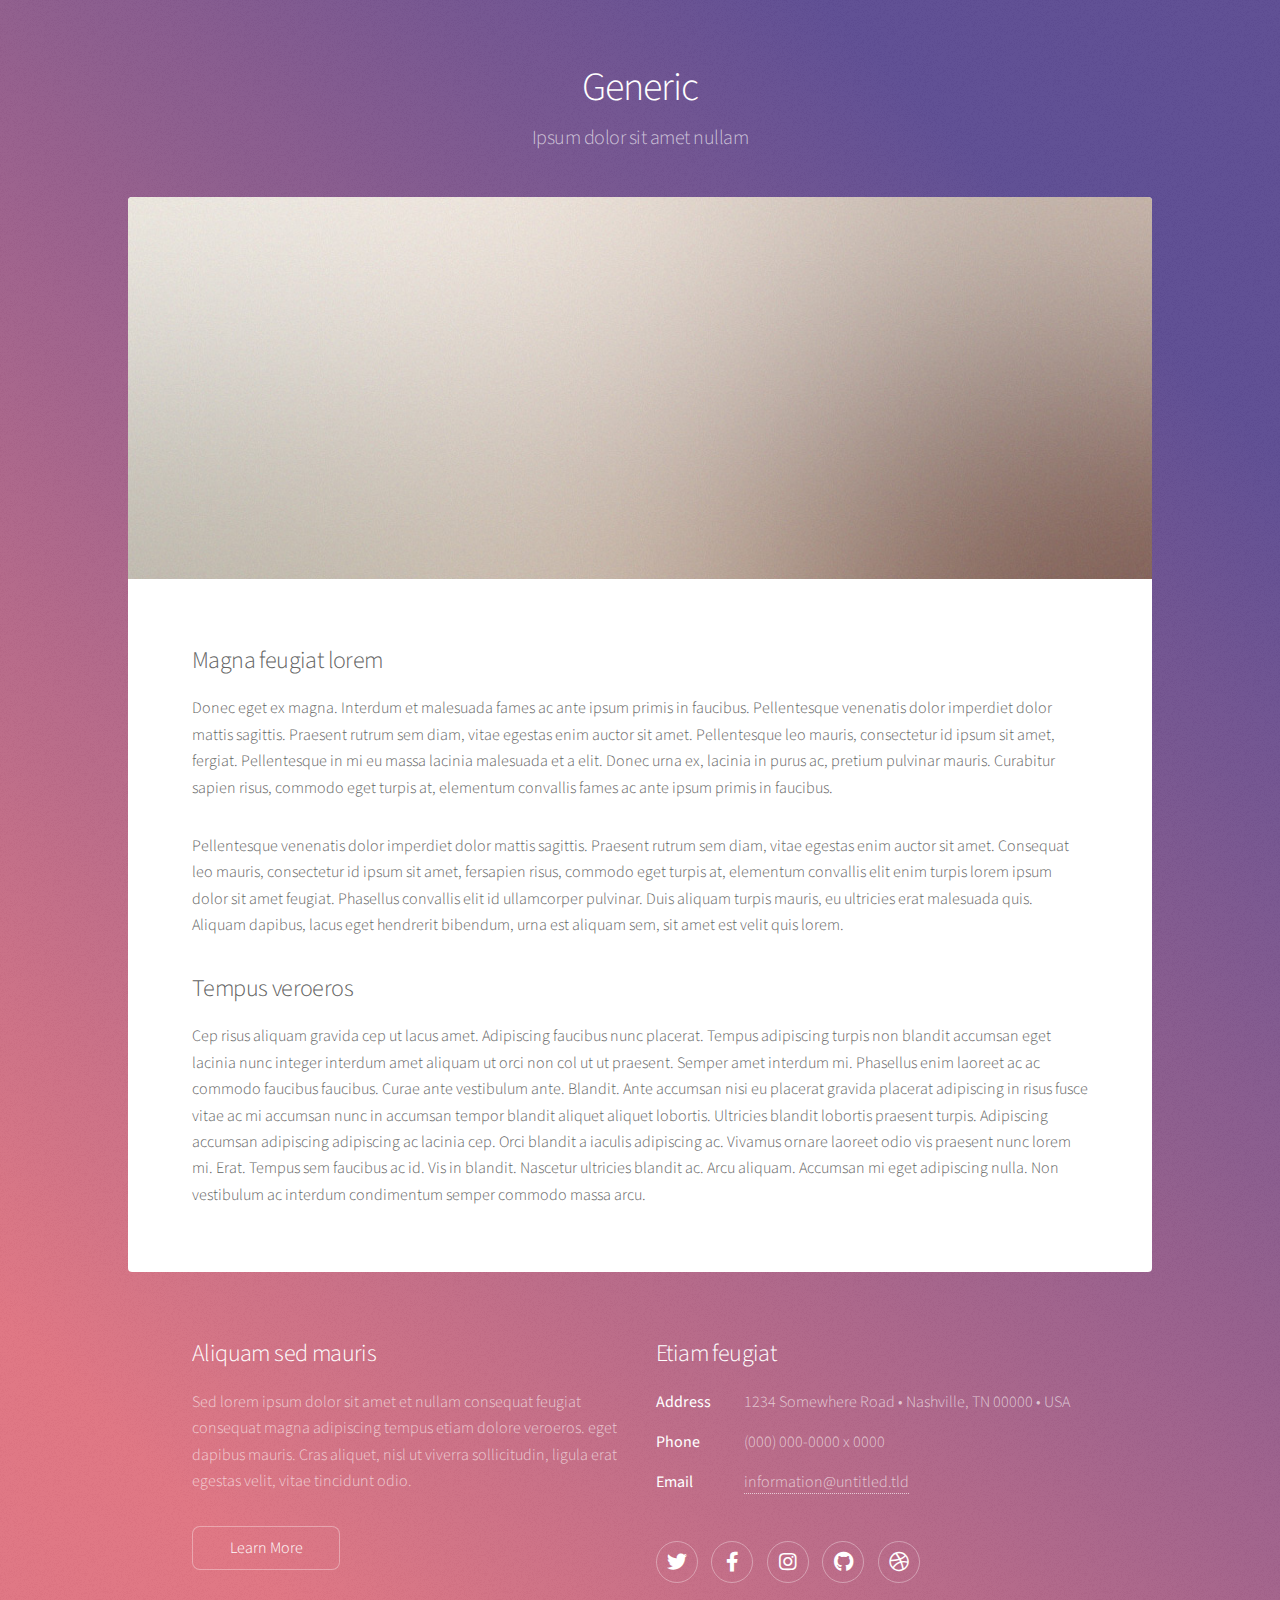
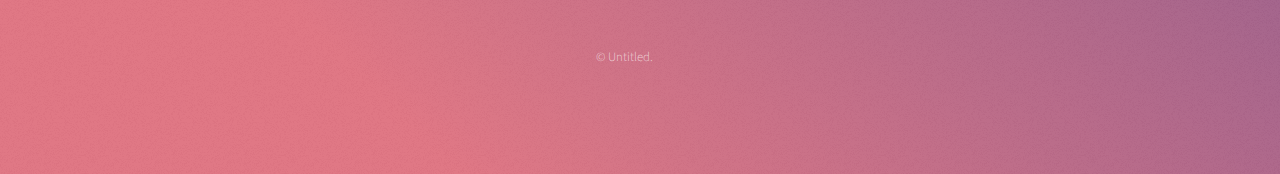
<file: generic.html>
<!DOCTYPE HTML>
<!--
	Stellar by Pixelarity
	pixelarity.com | hello@pixelarity.com
	License: pixelarity.com/license
-->
<html>
	<head>
		<title>Untitled</title>
		<meta charset="utf-8" />
		<meta name="viewport" content="width=device-width, initial-scale=1, user-scalable=no" />
		<link rel="stylesheet" href="assets/css/main.css" />
		<noscript><link rel="stylesheet" href="assets/css/noscript.css" /></noscript>
	</head>
	<body class="is-preload">

		<!-- Wrapper -->
			<div id="wrapper">

				<!-- Header -->
					<header id="header">
						<h1>Generic</h1>
						<p>Ipsum dolor sit amet nullam</p>
					</header>

				<!-- Main -->
					<div id="main">

						<!-- Content -->
							<section id="content" class="main">
								<span class="image main"><img src="images/pic04.jpg" alt="" /></span>
								<h2>Magna feugiat lorem</h2>
								<p>Donec eget ex magna. Interdum et malesuada fames ac ante ipsum primis in faucibus. Pellentesque venenatis dolor imperdiet dolor mattis sagittis. Praesent rutrum sem diam, vitae egestas enim auctor sit amet. Pellentesque leo mauris, consectetur id ipsum sit amet, fergiat. Pellentesque in mi eu massa lacinia malesuada et a elit. Donec urna ex, lacinia in purus ac, pretium pulvinar mauris. Curabitur sapien risus, commodo eget turpis at, elementum convallis fames ac ante ipsum primis in faucibus.</p>
								<p>Pellentesque venenatis dolor imperdiet dolor mattis sagittis. Praesent rutrum sem diam, vitae egestas enim auctor sit amet. Consequat leo mauris, consectetur id ipsum sit amet, fersapien risus, commodo eget turpis at, elementum convallis elit enim turpis lorem ipsum dolor sit amet feugiat. Phasellus convallis elit id ullamcorper pulvinar. Duis aliquam turpis mauris, eu ultricies erat malesuada quis. Aliquam dapibus, lacus eget hendrerit bibendum, urna est aliquam sem, sit amet est velit quis lorem.</p>
								<h2>Tempus veroeros</h2>
								<p>Cep risus aliquam gravida cep ut lacus amet. Adipiscing faucibus nunc placerat. Tempus adipiscing turpis non blandit accumsan eget lacinia nunc integer interdum amet aliquam ut orci non col ut ut praesent. Semper amet interdum mi. Phasellus enim laoreet ac ac commodo faucibus faucibus. Curae ante vestibulum ante. Blandit. Ante accumsan nisi eu placerat gravida placerat adipiscing in risus fusce vitae ac mi accumsan nunc in accumsan tempor blandit aliquet aliquet lobortis. Ultricies blandit lobortis praesent turpis. Adipiscing accumsan adipiscing adipiscing ac lacinia cep. Orci blandit a iaculis adipiscing ac. Vivamus ornare laoreet odio vis praesent nunc lorem mi. Erat. Tempus sem faucibus ac id. Vis in blandit. Nascetur ultricies blandit ac. Arcu aliquam. Accumsan mi eget adipiscing nulla. Non vestibulum ac interdum condimentum semper commodo massa arcu.</p>
							</section>

					</div>

				<!-- Footer -->
					<footer id="footer">
						<section>
							<h2>Aliquam sed mauris</h2>
							<p>Sed lorem ipsum dolor sit amet et nullam consequat feugiat consequat magna adipiscing tempus etiam dolore veroeros. eget dapibus mauris. Cras aliquet, nisl ut viverra sollicitudin, ligula erat egestas velit, vitae tincidunt odio.</p>
							<ul class="actions">
								<li><a href="#" class="button">Learn More</a></li>
							</ul>
						</section>
						<section>
							<h2>Etiam feugiat</h2>
							<dl class="alt">
								<dt>Address</dt>
								<dd>1234 Somewhere Road &bull; Nashville, TN 00000 &bull; USA</dd>
								<dt>Phone</dt>
								<dd>(000) 000-0000 x 0000</dd>
								<dt>Email</dt>
								<dd><a href="#">information@untitled.tld</a></dd>
							</dl>
							<ul class="icons">
								<li><a href="#" class="icon brands fa-twitter alt"><span class="label">Twitter</span></a></li>
								<li><a href="#" class="icon brands fa-facebook-f alt"><span class="label">Facebook</span></a></li>
								<li><a href="#" class="icon brands fa-instagram alt"><span class="label">Instagram</span></a></li>
								<li><a href="#" class="icon brands fa-github alt"><span class="label">GitHub</span></a></li>
								<li><a href="#" class="icon brands fa-dribbble alt"><span class="label">Dribbble</span></a></li>
							</ul>
						</section>
						<p class="copyright">&copy; Untitled.</p>
					</footer>

			</div>

		<!-- Scripts -->
			<script src="assets/js/jquery.min.js"></script>
			<script src="assets/js/jquery.scrollex.min.js"></script>
			<script src="assets/js/jquery.scrolly.min.js"></script>
			<script src="assets/js/browser.min.js"></script>
			<script src="assets/js/breakpoints.min.js"></script>
			<script src="assets/js/util.js"></script>
			<script src="assets/js/main.js"></script>

	</body>
</html>
</file>
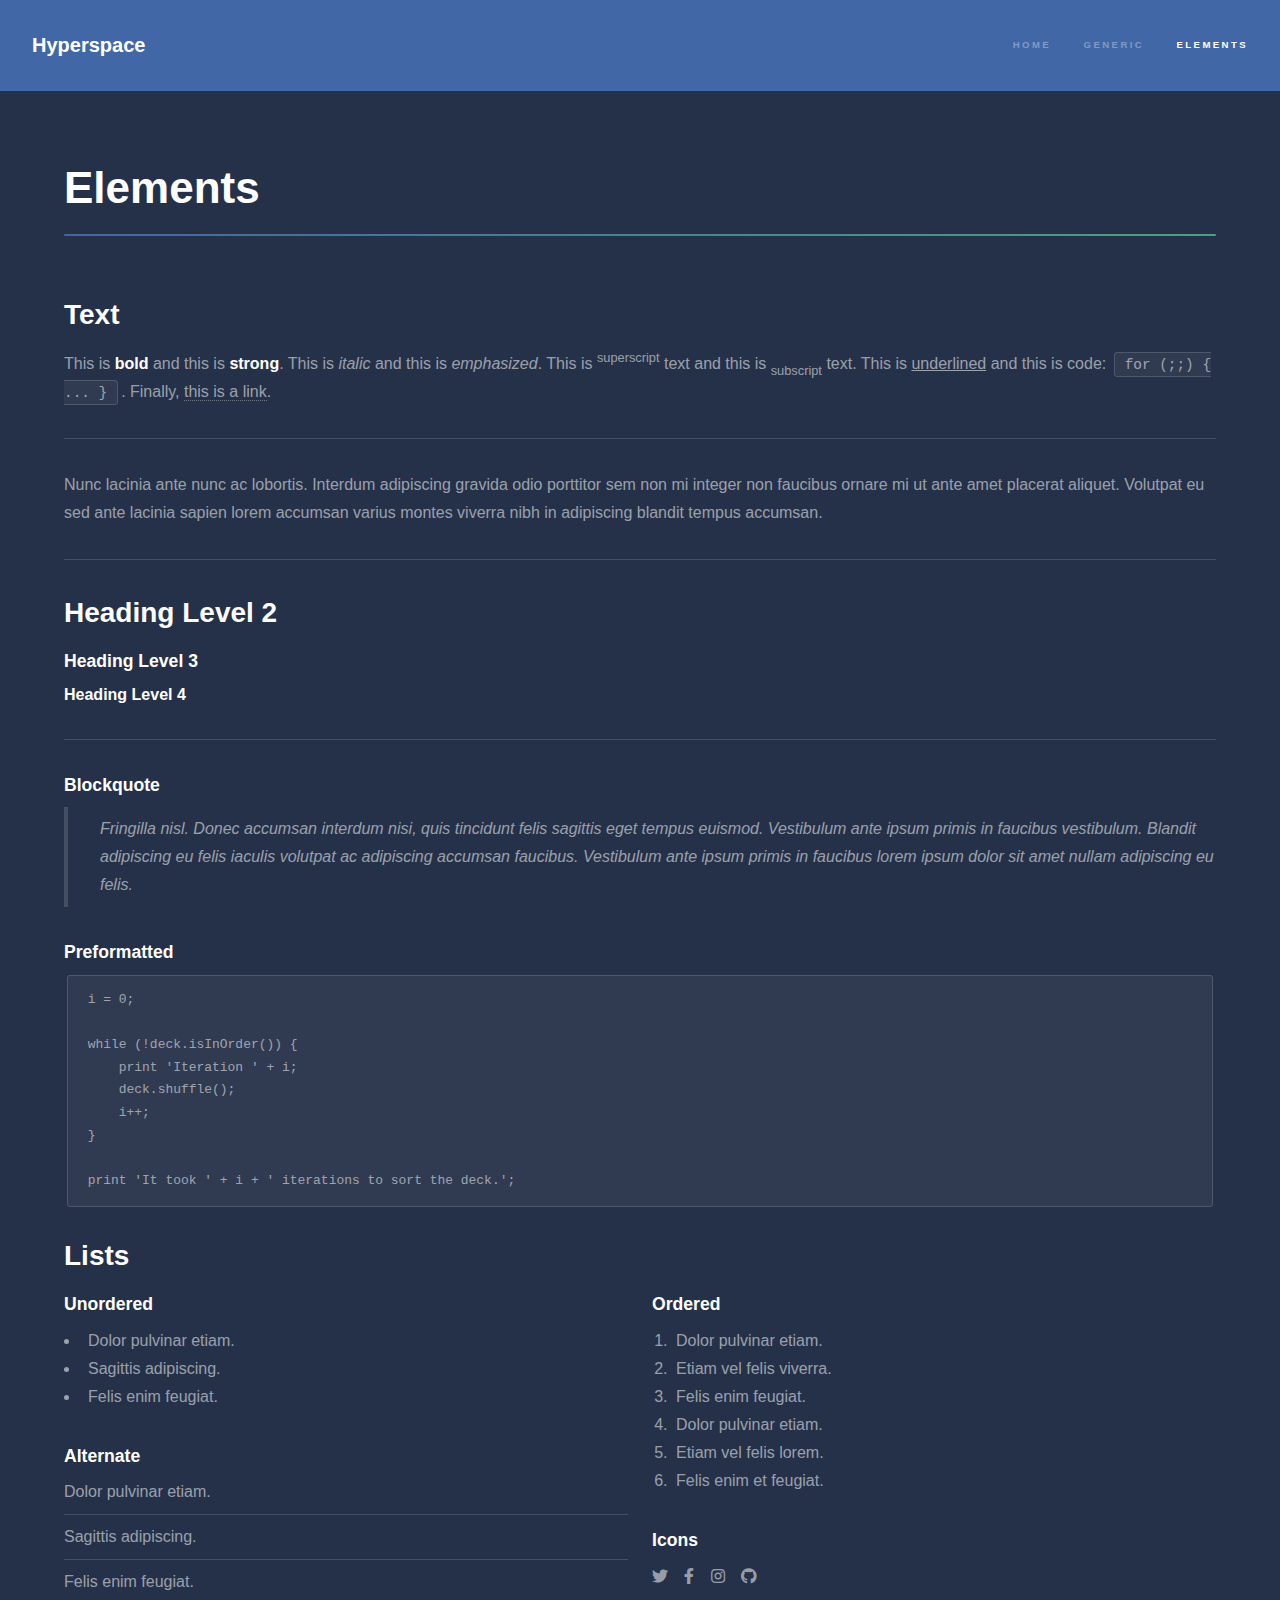
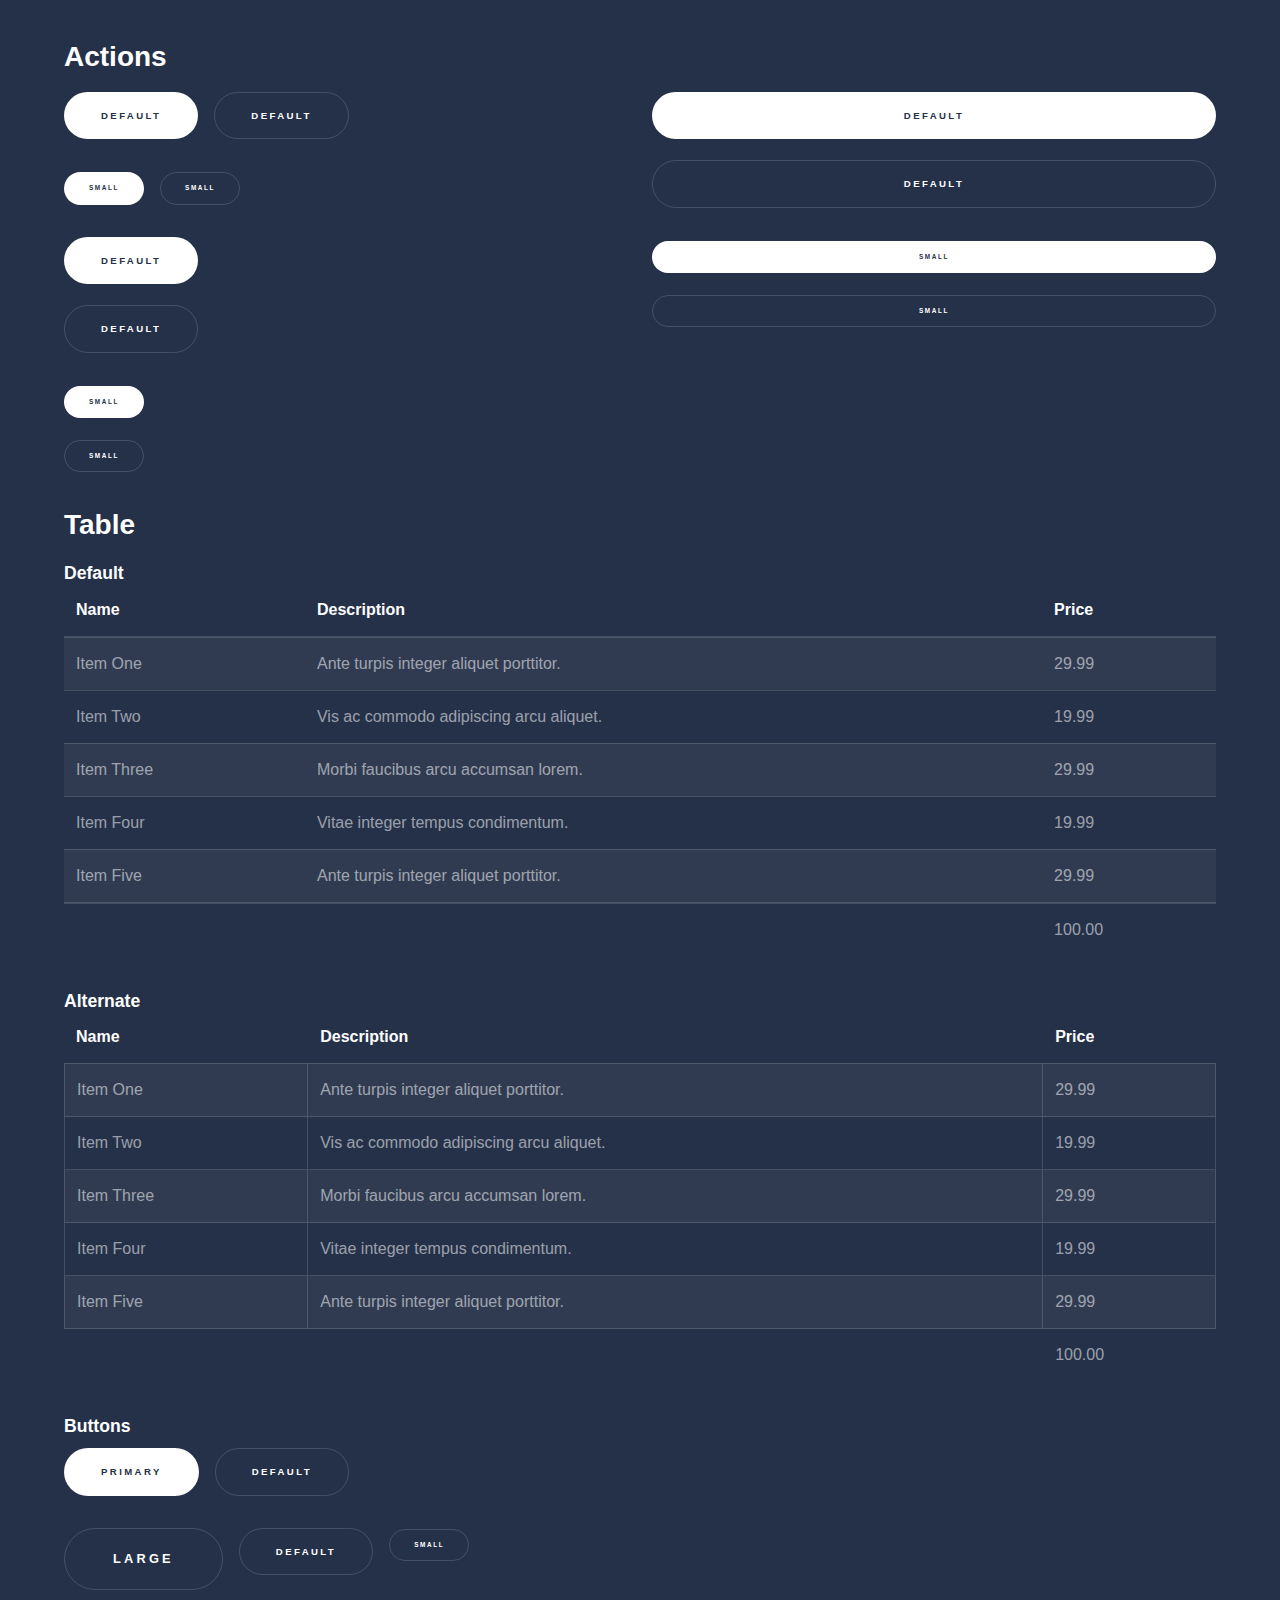
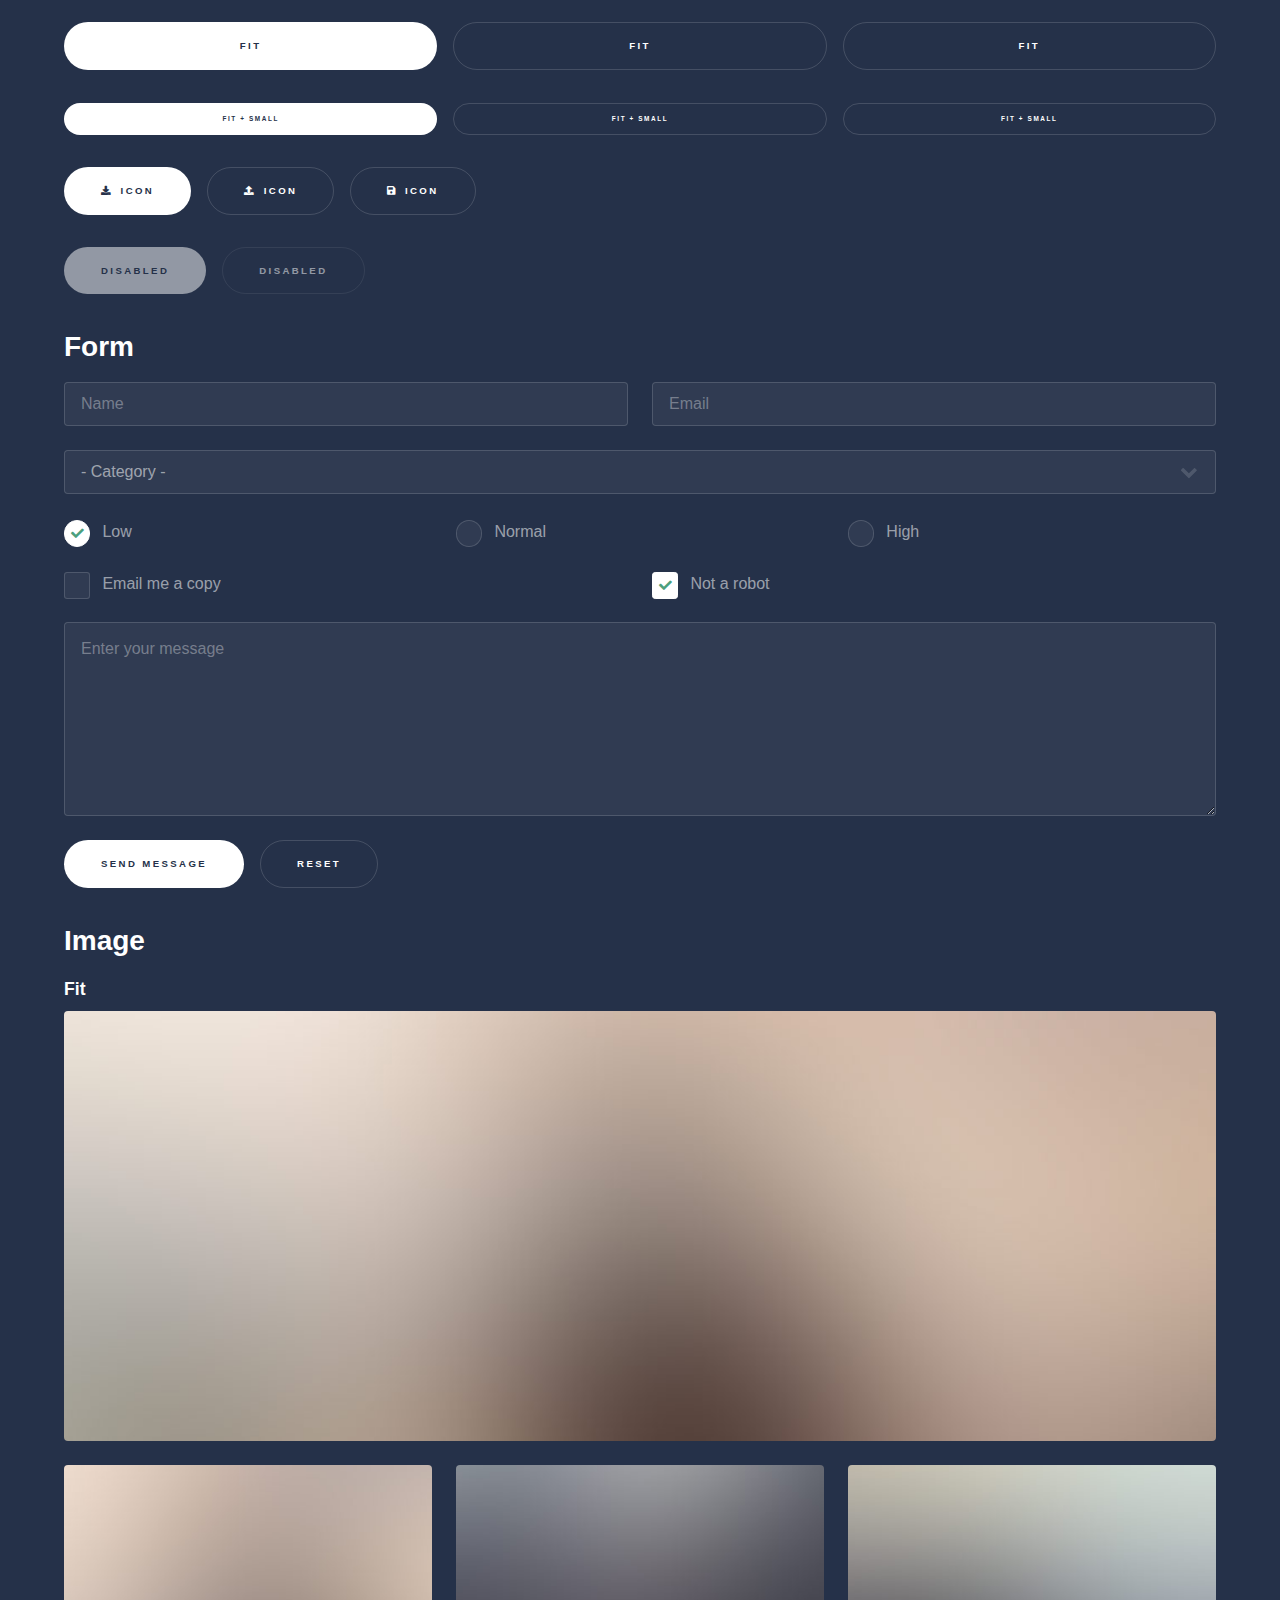
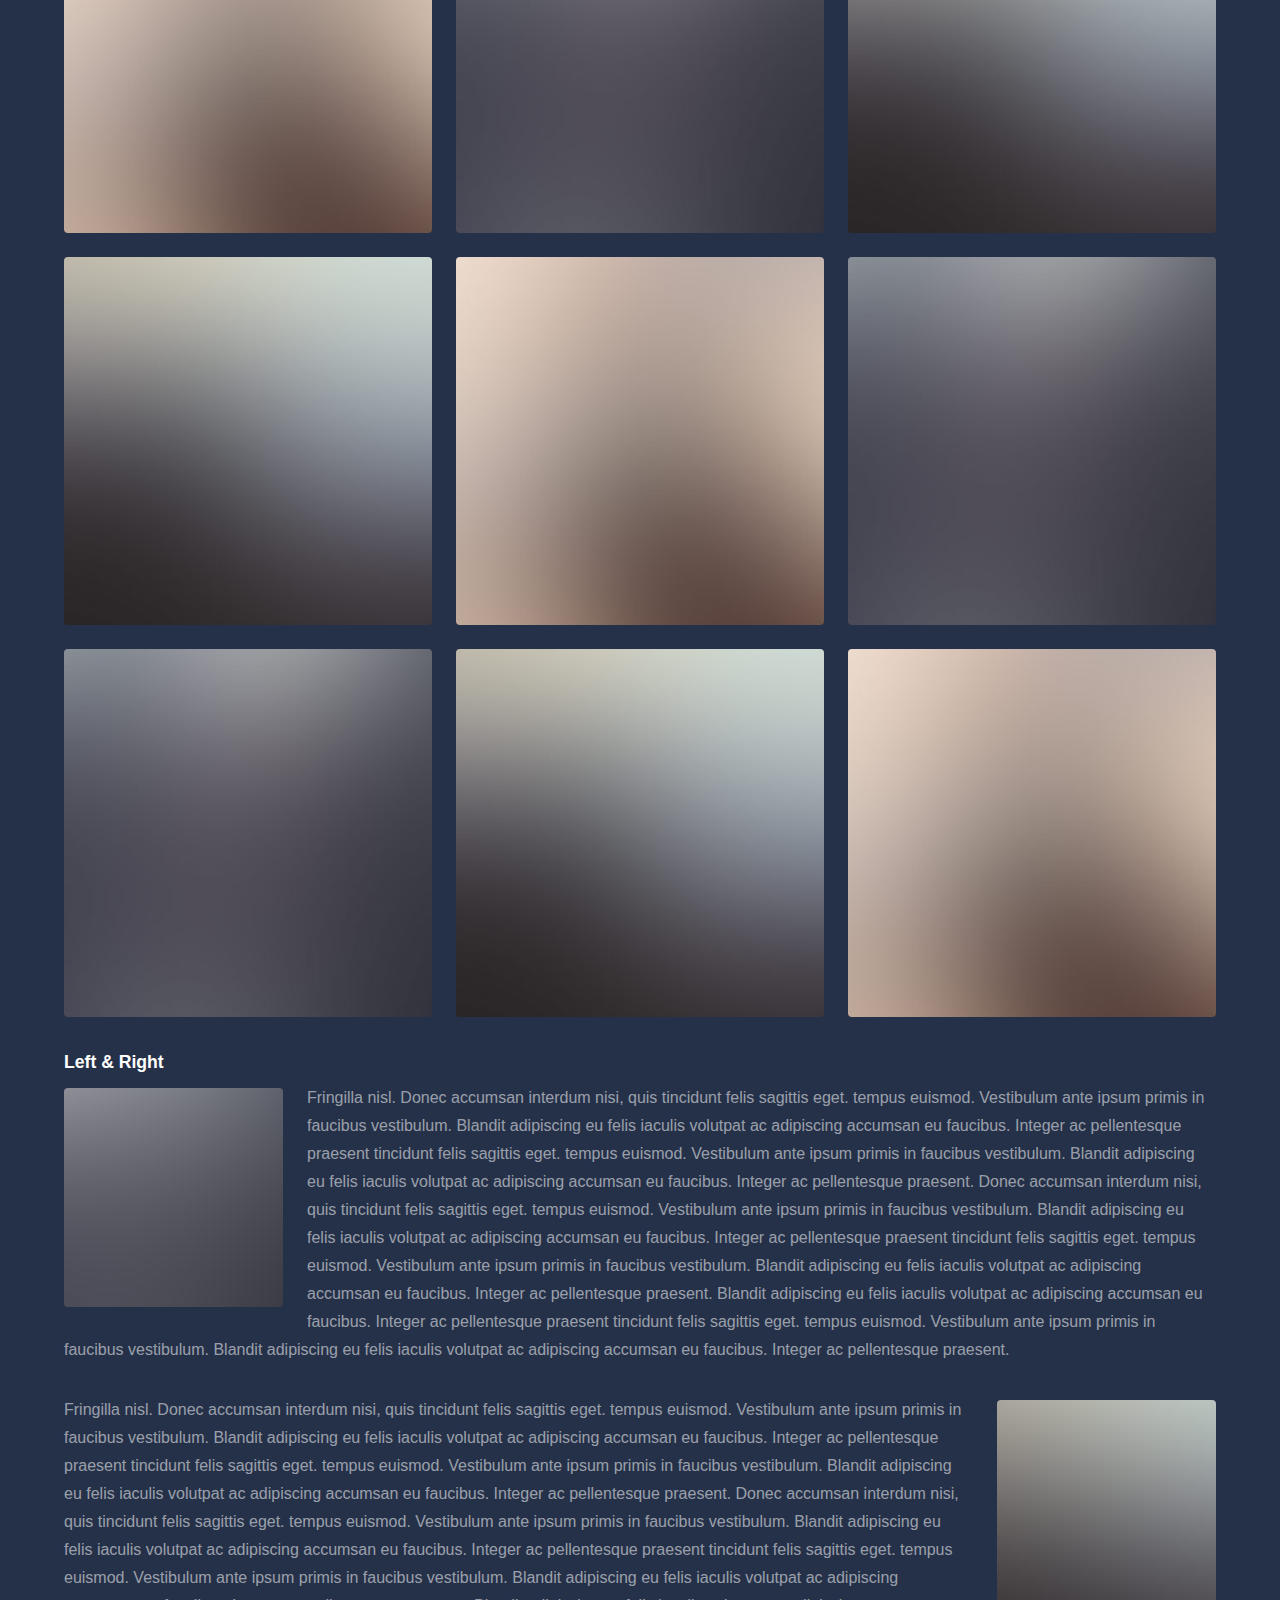
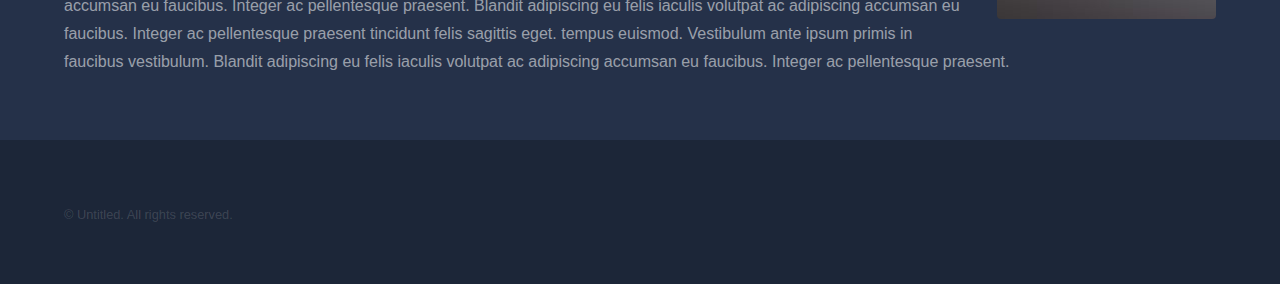
<file: hyperspace/blue/elements.html>
<!DOCTYPE HTML>
<!--
	Hyperspace by Pixelarity
	pixelarity.com | hello@pixelarity.com
	License: pixelarity.com/license
-->
<html>
	<head>
		<title>Untitled</title>
		<meta charset="utf-8" />
		<meta name="viewport" content="width=device-width, initial-scale=1, user-scalable=no" />
		<link rel="stylesheet" href="assets/css/main.css" />
		<noscript><link rel="stylesheet" href="assets/css/noscript.css" /></noscript>
	</head>
	<body class="is-preload">

		<!-- Header -->
			<header id="header">
				<a href="index.html" class="title">Hyperspace</a>
				<nav>
					<ul>
						<li><a href="index.html">Home</a></li>
						<li><a href="generic.html">Generic</a></li>
						<li><a href="elements.html"  class="active">Elements</a></li>
					</ul>
				</nav>
			</header>

		<!-- Wrapper -->
			<div id="wrapper">

				<!-- Main -->
					<section id="main" class="wrapper">
						<div class="inner">
							<h1 class="major">Elements</h1>

							<!-- Text -->
								<section>
									<h2>Text</h2>
									<p>This is <b>bold</b> and this is <strong>strong</strong>. This is <i>italic</i> and this is <em>emphasized</em>.
									This is <sup>superscript</sup> text and this is <sub>subscript</sub> text.
									This is <u>underlined</u> and this is code: <code>for (;;) { ... }</code>. Finally, <a href="#">this is a link</a>.</p>
									<hr />
									<p>Nunc lacinia ante nunc ac lobortis. Interdum adipiscing gravida odio porttitor sem non mi integer non faucibus ornare mi ut ante amet placerat aliquet. Volutpat eu sed ante lacinia sapien lorem accumsan varius montes viverra nibh in adipiscing blandit tempus accumsan.</p>
									<hr />
									<h2>Heading Level 2</h2>
									<h3>Heading Level 3</h3>
									<h4>Heading Level 4</h4>
									<hr />
									<h3>Blockquote</h3>
									<blockquote>Fringilla nisl. Donec accumsan interdum nisi, quis tincidunt felis sagittis eget tempus euismod. Vestibulum ante ipsum primis in faucibus vestibulum. Blandit adipiscing eu felis iaculis volutpat ac adipiscing accumsan faucibus. Vestibulum ante ipsum primis in faucibus lorem ipsum dolor sit amet nullam adipiscing eu felis.</blockquote>
									<h3>Preformatted</h3>
									<pre><code>i = 0;

while (!deck.isInOrder()) {
    print 'Iteration ' + i;
    deck.shuffle();
    i++;
}

print 'It took ' + i + ' iterations to sort the deck.';</code></pre>
								</section>

							<!-- Lists -->
								<section>
									<h2>Lists</h2>
									<div class="row">
										<div class="col-6 col-12-medium">
											<h3>Unordered</h3>
											<ul>
												<li>Dolor pulvinar etiam.</li>
												<li>Sagittis adipiscing.</li>
												<li>Felis enim feugiat.</li>
											</ul>
											<h3>Alternate</h3>
											<ul class="alt">
												<li>Dolor pulvinar etiam.</li>
												<li>Sagittis adipiscing.</li>
												<li>Felis enim feugiat.</li>
											</ul>
										</div>
										<div class="col-6 col-12-medium">
											<h3>Ordered</h3>
											<ol>
												<li>Dolor pulvinar etiam.</li>
												<li>Etiam vel felis viverra.</li>
												<li>Felis enim feugiat.</li>
												<li>Dolor pulvinar etiam.</li>
												<li>Etiam vel felis lorem.</li>
												<li>Felis enim et feugiat.</li>
											</ol>
											<h3>Icons</h3>
											<ul class="icons">
												<li><a href="#" class="icon brands fa-twitter"><span class="label">Twitter</span></a></li>
												<li><a href="#" class="icon brands fa-facebook-f"><span class="label">Facebook</span></a></li>
												<li><a href="#" class="icon brands fa-instagram"><span class="label">Instagram</span></a></li>
												<li><a href="#" class="icon brands fa-github"><span class="label">Github</span></a></li>
											</ul>
										</div>
									</div>
									<h2>Actions</h2>
									<div class="row">
										<div class="col-6 col-12-medium">
											<ul class="actions">
												<li><a href="#" class="button primary">Default</a></li>
												<li><a href="#" class="button">Default</a></li>
											</ul>
											<ul class="actions small">
												<li><a href="#" class="button primary small">Small</a></li>
												<li><a href="#" class="button small">Small</a></li>
											</ul>
											<ul class="actions stacked">
												<li><a href="#" class="button primary">Default</a></li>
												<li><a href="#" class="button">Default</a></li>
											</ul>
											<ul class="actions stacked">
												<li><a href="#" class="button primary small">Small</a></li>
												<li><a href="#" class="button small">Small</a></li>
											</ul>
										</div>
										<div class="col-6 col-12-medium">
											<ul class="actions stacked">
												<li><a href="#" class="button primary fit">Default</a></li>
												<li><a href="#" class="button fit">Default</a></li>
											</ul>
											<ul class="actions stacked">
												<li><a href="#" class="button primary small fit">Small</a></li>
												<li><a href="#" class="button small fit">Small</a></li>
											</ul>
										</div>
									</div>
								</section>

							<!-- Table -->
								<section>
									<h2>Table</h2>
									<h3>Default</h3>
									<div class="table-wrapper">
										<table>
											<thead>
												<tr>
													<th>Name</th>
													<th>Description</th>
													<th>Price</th>
												</tr>
											</thead>
											<tbody>
												<tr>
													<td>Item One</td>
													<td>Ante turpis integer aliquet porttitor.</td>
													<td>29.99</td>
												</tr>
												<tr>
													<td>Item Two</td>
													<td>Vis ac commodo adipiscing arcu aliquet.</td>
													<td>19.99</td>
												</tr>
												<tr>
													<td>Item Three</td>
													<td> Morbi faucibus arcu accumsan lorem.</td>
													<td>29.99</td>
												</tr>
												<tr>
													<td>Item Four</td>
													<td>Vitae integer tempus condimentum.</td>
													<td>19.99</td>
												</tr>
												<tr>
													<td>Item Five</td>
													<td>Ante turpis integer aliquet porttitor.</td>
													<td>29.99</td>
												</tr>
											</tbody>
											<tfoot>
												<tr>
													<td colspan="2"></td>
													<td>100.00</td>
												</tr>
											</tfoot>
										</table>
									</div>

									<h3>Alternate</h3>
									<div class="table-wrapper">
										<table class="alt">
											<thead>
												<tr>
													<th>Name</th>
													<th>Description</th>
													<th>Price</th>
												</tr>
											</thead>
											<tbody>
												<tr>
													<td>Item One</td>
													<td>Ante turpis integer aliquet porttitor.</td>
													<td>29.99</td>
												</tr>
												<tr>
													<td>Item Two</td>
													<td>Vis ac commodo adipiscing arcu aliquet.</td>
													<td>19.99</td>
												</tr>
												<tr>
													<td>Item Three</td>
													<td> Morbi faucibus arcu accumsan lorem.</td>
													<td>29.99</td>
												</tr>
												<tr>
													<td>Item Four</td>
													<td>Vitae integer tempus condimentum.</td>
													<td>19.99</td>
												</tr>
												<tr>
													<td>Item Five</td>
													<td>Ante turpis integer aliquet porttitor.</td>
													<td>29.99</td>
												</tr>
											</tbody>
											<tfoot>
												<tr>
													<td colspan="2"></td>
													<td>100.00</td>
												</tr>
											</tfoot>
										</table>
									</div>
								</section>

							<!-- Buttons -->
								<section>
									<h3>Buttons</h3>
									<ul class="actions">
										<li><a href="#" class="button primary">Primary</a></li>
										<li><a href="#" class="button">Default</a></li>
									</ul>
									<ul class="actions">
										<li><a href="#" class="button large">Large</a></li>
										<li><a href="#" class="button">Default</a></li>
										<li><a href="#" class="button small">Small</a></li>
									</ul>
									<ul class="actions fit">
										<li><a href="#" class="button primary fit">Fit</a></li>
										<li><a href="#" class="button fit">Fit</a></li>
										<li><a href="#" class="button fit">Fit</a></li>
									</ul>
									<ul class="actions fit small">
										<li><a href="#" class="button primary fit small">Fit + Small</a></li>
										<li><a href="#" class="button fit small">Fit + Small</a></li>
										<li><a href="#" class="button fit small">Fit + Small</a></li>
									</ul>
									<ul class="actions">
										<li><a href="#" class="button primary icon solid fa-download">Icon</a></li>
										<li><a href="#" class="button icon solid fa-upload">Icon</a></li>
										<li><a href="#" class="button icon solid fa-save">Icon</a></li>
									</ul>
									<ul class="actions">
										<li><span class="button primary disabled">Disabled</span></li>
										<li><span class="button disabled">Disabled</span></li>
									</ul>
								</section>

							<!-- Form -->
								<section>
									<h2>Form</h2>
									<form method="post" action="#">
										<div class="row gtr-uniform">
											<div class="col-6 col-12-xsmall">
												<input type="text" name="demo-name" id="demo-name" value="" placeholder="Name" />
											</div>
											<div class="col-6 col-12-xsmall">
												<input type="email" name="demo-email" id="demo-email" value="" placeholder="Email" />
											</div>
											<div class="col-12">
												<select name="demo-category" id="demo-category">
													<option value="">- Category -</option>
													<option value="1">Manufacturing</option>
													<option value="1">Shipping</option>
													<option value="1">Administration</option>
													<option value="1">Human Resources</option>
												</select>
											</div>
											<div class="col-4 col-12-small">
												<input type="radio" id="demo-priority-low" name="demo-priority" checked>
												<label for="demo-priority-low">Low</label>
											</div>
											<div class="col-4 col-12-small">
												<input type="radio" id="demo-priority-normal" name="demo-priority">
												<label for="demo-priority-normal">Normal</label>
											</div>
											<div class="col-4 col-12-small">
												<input type="radio" id="demo-priority-high" name="demo-priority">
												<label for="demo-priority-high">High</label>
											</div>
											<div class="col-6 col-12-small">
												<input type="checkbox" id="demo-copy" name="demo-copy">
												<label for="demo-copy">Email me a copy</label>
											</div>
											<div class="col-6 col-12-small">
												<input type="checkbox" id="demo-human" name="demo-human" checked>
												<label for="demo-human">Not a robot</label>
											</div>
											<div class="col-12">
												<textarea name="demo-message" id="demo-message" placeholder="Enter your message" rows="6"></textarea>
											</div>
											<div class="col-12">
												<ul class="actions">
													<li><input type="submit" value="Send Message" class="primary" /></li>
													<li><input type="reset" value="Reset" /></li>
												</ul>
											</div>
										</div>
									</form>
								</section>

							<!-- Image -->
								<section>
									<h2>Image</h2>
									<h3>Fit</h3>
									<div class="box alt">
										<div class="row gtr-uniform">
											<div class="col-12"><span class="image fit"><img src="images/pic04.jpg" alt="" /></span></div>
											<div class="col-4"><span class="image fit"><img src="images/pic01.jpg" alt="" /></span></div>
											<div class="col-4"><span class="image fit"><img src="images/pic02.jpg" alt="" /></span></div>
											<div class="col-4"><span class="image fit"><img src="images/pic03.jpg" alt="" /></span></div>
											<div class="col-4"><span class="image fit"><img src="images/pic03.jpg" alt="" /></span></div>
											<div class="col-4"><span class="image fit"><img src="images/pic01.jpg" alt="" /></span></div>
											<div class="col-4"><span class="image fit"><img src="images/pic02.jpg" alt="" /></span></div>
											<div class="col-4"><span class="image fit"><img src="images/pic02.jpg" alt="" /></span></div>
											<div class="col-4"><span class="image fit"><img src="images/pic03.jpg" alt="" /></span></div>
											<div class="col-4"><span class="image fit"><img src="images/pic01.jpg" alt="" /></span></div>
										</div>
									</div>
									<h3>Left &amp; Right</h3>
									<p><span class="image left"><img src="images/pic05.jpg" alt="" /></span>Fringilla nisl. Donec accumsan interdum nisi, quis tincidunt felis sagittis eget. tempus euismod. Vestibulum ante ipsum primis in faucibus vestibulum. Blandit adipiscing eu felis iaculis volutpat ac adipiscing accumsan eu faucibus. Integer ac pellentesque praesent tincidunt felis sagittis eget. tempus euismod. Vestibulum ante ipsum primis in faucibus vestibulum. Blandit adipiscing eu felis iaculis volutpat ac adipiscing accumsan eu faucibus. Integer ac pellentesque praesent. Donec accumsan interdum nisi, quis tincidunt felis sagittis eget. tempus euismod. Vestibulum ante ipsum primis in faucibus vestibulum. Blandit adipiscing eu felis iaculis volutpat ac adipiscing accumsan eu faucibus. Integer ac pellentesque praesent tincidunt felis sagittis eget. tempus euismod. Vestibulum ante ipsum primis in faucibus vestibulum. Blandit adipiscing eu felis iaculis volutpat ac adipiscing accumsan eu faucibus. Integer ac pellentesque praesent. Blandit adipiscing eu felis iaculis volutpat ac adipiscing accumsan eu faucibus. Integer ac pellentesque praesent tincidunt felis sagittis eget. tempus euismod. Vestibulum ante ipsum primis in faucibus vestibulum. Blandit adipiscing eu felis iaculis volutpat ac adipiscing accumsan eu faucibus. Integer ac pellentesque praesent.</p>
									<p><span class="image right"><img src="images/pic06.jpg" alt="" /></span>Fringilla nisl. Donec accumsan interdum nisi, quis tincidunt felis sagittis eget. tempus euismod. Vestibulum ante ipsum primis in faucibus vestibulum. Blandit adipiscing eu felis iaculis volutpat ac adipiscing accumsan eu faucibus. Integer ac pellentesque praesent tincidunt felis sagittis eget. tempus euismod. Vestibulum ante ipsum primis in faucibus vestibulum. Blandit adipiscing eu felis iaculis volutpat ac adipiscing accumsan eu faucibus. Integer ac pellentesque praesent. Donec accumsan interdum nisi, quis tincidunt felis sagittis eget. tempus euismod. Vestibulum ante ipsum primis in faucibus vestibulum. Blandit adipiscing eu felis iaculis volutpat ac adipiscing accumsan eu faucibus. Integer ac pellentesque praesent tincidunt felis sagittis eget. tempus euismod. Vestibulum ante ipsum primis in faucibus vestibulum. Blandit adipiscing eu felis iaculis volutpat ac adipiscing accumsan eu faucibus. Integer ac pellentesque praesent. Blandit adipiscing eu felis iaculis volutpat ac adipiscing accumsan eu faucibus. Integer ac pellentesque praesent tincidunt felis sagittis eget. tempus euismod. Vestibulum ante ipsum primis in faucibus vestibulum. Blandit adipiscing eu felis iaculis volutpat ac adipiscing accumsan eu faucibus. Integer ac pellentesque praesent.</p>
								</section>

						</div>
					</section>

			</div>

		<!-- Footer -->
			<footer id="footer" class="wrapper alt">
				<div class="inner">
					<ul class="menu">
						<li>&copy; Untitled. All rights reserved.</li>
					</ul>
				</div>
			</footer>

		<!-- Scripts -->
			<script src="assets/js/jquery.min.js"></script>
			<script src="assets/js/jquery.scrollex.min.js"></script>
			<script src="assets/js/jquery.scrolly.min.js"></script>
			<script src="assets/js/browser.min.js"></script>
			<script src="assets/js/breakpoints.min.js"></script>
			<script src="assets/js/util.js"></script>
			<script src="assets/js/main.js"></script>

	</body>
</html>
</file>
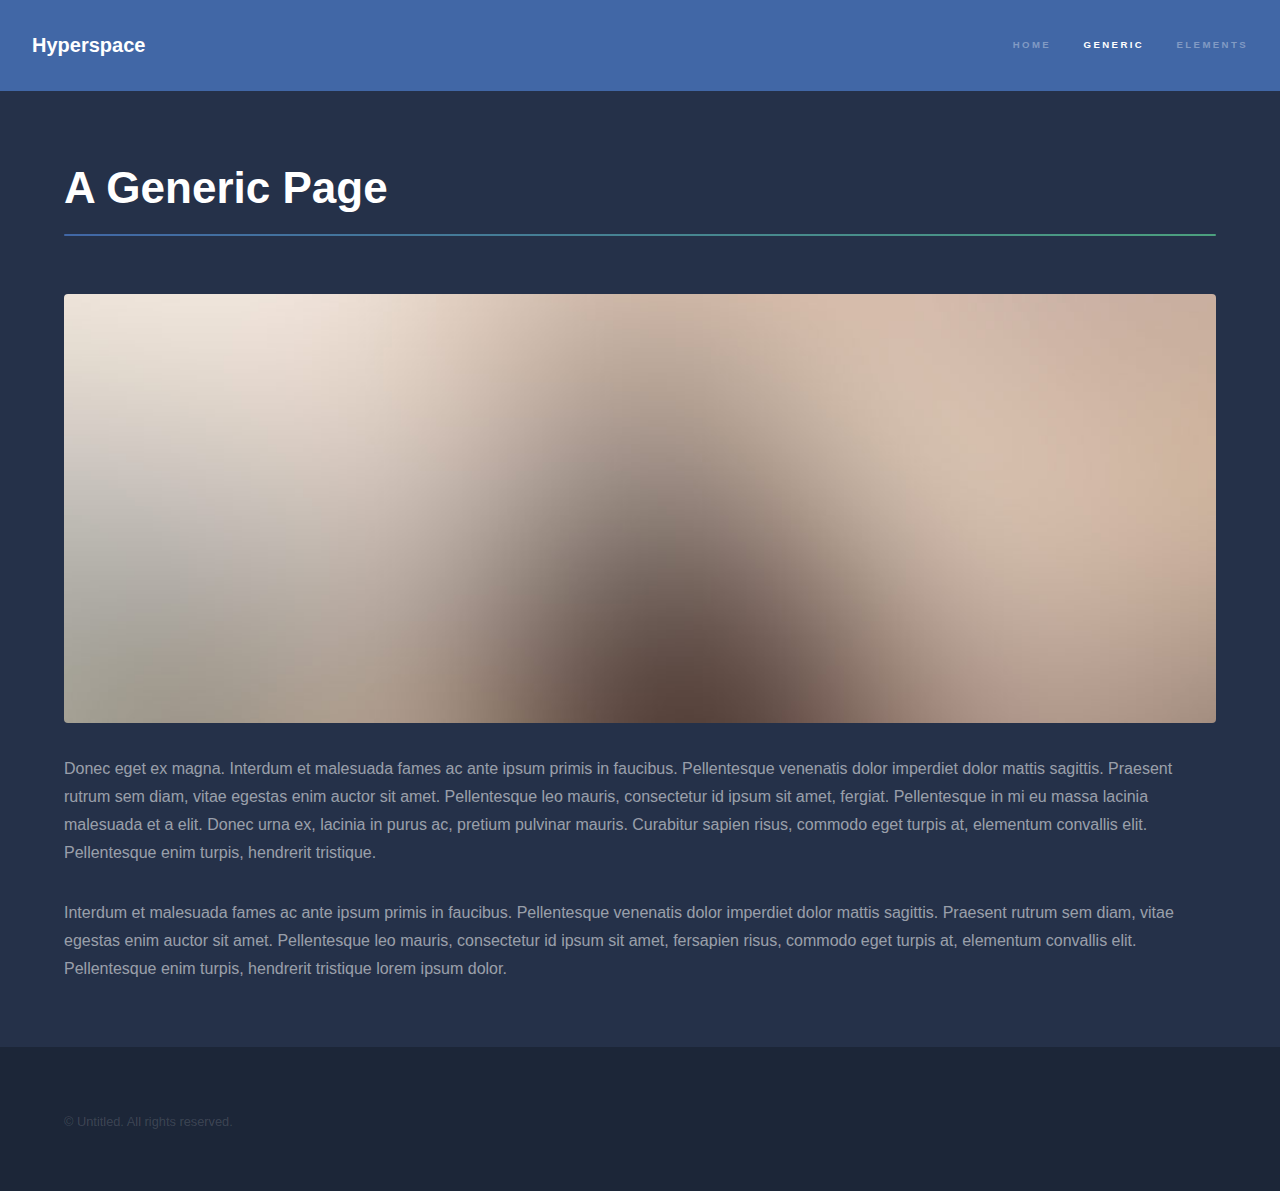
<file: hyperspace/blue/generic.html>
<!DOCTYPE HTML>
<!--
	Hyperspace by Pixelarity
	pixelarity.com | hello@pixelarity.com
	License: pixelarity.com/license
-->
<html>
	<head>
		<title>Untitled</title>
		<meta charset="utf-8" />
		<meta name="viewport" content="width=device-width, initial-scale=1, user-scalable=no" />
		<link rel="stylesheet" href="assets/css/main.css" />
		<noscript><link rel="stylesheet" href="assets/css/noscript.css" /></noscript>
	</head>
	<body class="is-preload">

		<!-- Header -->
			<header id="header">
				<a href="index.html" class="title">Hyperspace</a>
				<nav>
					<ul>
						<li><a href="index.html">Home</a></li>
						<li><a href="generic.html" class="active">Generic</a></li>
						<li><a href="elements.html">Elements</a></li>
					</ul>
				</nav>
			</header>

		<!-- Wrapper -->
			<div id="wrapper">

				<!-- Main -->
					<section id="main" class="wrapper">
						<div class="inner">
							<h1 class="major">A Generic Page</h1>
							<span class="image fit"><img src="images/pic04.jpg" alt="" /></span>
							<p>Donec eget ex magna. Interdum et malesuada fames ac ante ipsum primis in faucibus. Pellentesque venenatis dolor imperdiet dolor mattis sagittis. Praesent rutrum sem diam, vitae egestas enim auctor sit amet. Pellentesque leo mauris, consectetur id ipsum sit amet, fergiat. Pellentesque in mi eu massa lacinia malesuada et a elit. Donec urna ex, lacinia in purus ac, pretium pulvinar mauris. Curabitur sapien risus, commodo eget turpis at, elementum convallis elit. Pellentesque enim turpis, hendrerit tristique.</p>
							<p>Interdum et malesuada fames ac ante ipsum primis in faucibus. Pellentesque venenatis dolor imperdiet dolor mattis sagittis. Praesent rutrum sem diam, vitae egestas enim auctor sit amet. Pellentesque leo mauris, consectetur id ipsum sit amet, fersapien risus, commodo eget turpis at, elementum convallis elit. Pellentesque enim turpis, hendrerit tristique lorem ipsum dolor.</p>
						</div>
					</section>

			</div>

		<!-- Footer -->
			<footer id="footer" class="wrapper alt">
				<div class="inner">
					<ul class="menu">
						<li>&copy; Untitled. All rights reserved.</li>
					</ul>
				</div>
			</footer>

		<!-- Scripts -->
			<script src="assets/js/jquery.min.js"></script>
			<script src="assets/js/jquery.scrollex.min.js"></script>
			<script src="assets/js/jquery.scrolly.min.js"></script>
			<script src="assets/js/browser.min.js"></script>
			<script src="assets/js/breakpoints.min.js"></script>
			<script src="assets/js/util.js"></script>
			<script src="assets/js/main.js"></script>

	</body>
</html>
</file>
<file: assets/css/noscript.css>
/*
	Stellar by Pixelarity
	pixelarity.com | hello@pixelarity.com
	License: pixelarity.com/license
*/

/* Header */

	body.is-preload #header.alt > * {
		opacity: 1;
	}

	body.is-preload #header.alt .logo {
		-moz-transform: none;
		-webkit-transform: none;
		-ms-transform: none;
		transform: none;
	}
</file>
<file: hyperspace/blue/assets/css/noscript.css>
/*
	Hyperspace by Pixelarity
	pixelarity.com | hello@pixelarity.com
	License: pixelarity.com/license
*/

/* Spotlights */

	.spotlights > section > .image:before {
		opacity: 0 !important;
	}

	.spotlights > section > .content > .inner {
		-moz-transform: none !important;
		-webkit-transform: none !important;
		-ms-transform: none !important;
		transform: none !important;
		opacity: 1 !important;
	}

/* Wrapper */

	.wrapper > .inner {
		opacity: 1 !important;
		-moz-transform: none !important;
		-webkit-transform: none !important;
		-ms-transform: none !important;
		transform: none !important;
	}

/* Sidebar */

	#sidebar > .inner {
		opacity: 1 !important;
	}

	#sidebar nav > ul > li {
		-moz-transform: none !important;
		-webkit-transform: none !important;
		-ms-transform: none !important;
		transform: none !important;
		opacity: 1 !important;
	}
</file>
<file: stellar.orig/green/assets/css/noscript.css>
/*
	Stellar by Pixelarity
	pixelarity.com | hello@pixelarity.com
	License: pixelarity.com/license
*/

/* Header */

	body.is-preload #header.alt > * {
		opacity: 1;
	}

	body.is-preload #header.alt .logo {
		-moz-transform: none;
		-webkit-transform: none;
		-ms-transform: none;
		transform: none;
	}
</file>
<file: assets/css/main.css>
@import url(fontawesome-all.min.css);
@import 'https://fonts.googleapis.com/css?family=Source+Sans+Pro:300,400';

/*
	Stellar by Pixelarity
	pixelarity.com | hello@pixelarity.com
	License: pixelarity.com/license
*/

html, body, div, span, applet, object,
iframe, h1, h2, h3, h4, h5, h6, p, blockquote,
pre, a, abbr, acronym, address, big, cite,
code, del, dfn, em, img, ins, kbd, q, s, samp,
small, strike, strong, sub, sup, tt, var, b,
u, i, center, dl, dt, dd, ol, ul, li, fieldset,
form, label, legend, table, caption, tbody,
tfoot, thead, tr, th, td, article, aside,
canvas, details, embed, figure, figcaption,
footer, header, hgroup, menu, nav, output, ruby,
section, summary, time, mark, audio, video {
	margin: 0;
	padding: 0;
	border: 0;
	font-size: 100%;
	font: inherit;
	vertical-align: baseline;}

article, aside, details, figcaption, figure,
footer, header, hgroup, menu, nav, section {
	display: block;}

body {
	line-height: 1;
}

ol, ul {
	list-style: none;
}

blockquote, q {
	quotes: none;
}

	blockquote:before, blockquote:after, q:before, q:after {
		content: '';
		content: none;
	}

table {
	border-collapse: collapse;
	border-spacing: 0;
}

body {
	-webkit-text-size-adjust: none;
}

mark {
	background-color: transparent;
	color: inherit;
}

input::-moz-focus-inner {
	border: 0;
	padding: 0;
}

input, select, textarea {
	-moz-appearance: none;
	-webkit-appearance: none;
	-ms-appearance: none;
	appearance: none;
}


/* Glen custom */
.table-grid{
	display:grid; grid-template-columns: 200px 1fr; text-align: left;
	grid-row-gap: 16px;
}

.table-grid a{
	display: block;
}


a{
	cursor: pointer;
}


/* Basic */

	@-ms-viewport {
		width: device-width;
	}

	body {
		-ms-overflow-style: scrollbar;
	}

	@media screen and (max-width: 480px) {

		html, body {
			min-width: 320px;
		}

	}

	html {
		box-sizing: border-box;
	}

	*, *:before, *:after {
		box-sizing: inherit;
	}

	body {
		background-color: #935d8c;
		background-image: url("images/overlay.png"), -moz-linear-gradient(45deg, #e37682 15%, #5f4d93 85%);
		background-image: url("images/overlay.png"), -webkit-linear-gradient(45deg, #e37682 15%, #5f4d93 85%);
		background-image: url("images/overlay.png"), -ms-linear-gradient(45deg, #e37682 15%, #5f4d93 85%);
		background-image: url("images/overlay.png"), linear-gradient(45deg, #e37682 15%, #5f4d93 85%);
	}

		body.is-preload *, body.is-preload *:before, body.is-preload *:after {
			-moz-animation: none !important;
			-webkit-animation: none !important;
			-ms-animation: none !important;
			animation: none !important;
			-moz-transition: none !important;
			-webkit-transition: none !important;
			-ms-transition: none !important;
			transition: none !important;
		}

/* Type */

	body {
		background-color: #935d8c;
		color: rgba(255, 255, 255, 0.65);
	}

	body, input, select, textarea {
		font-family: "Source Sans Pro", Helvetica, sans-serif;
		font-size: 17pt;
		font-weight: 300;
		line-height: 1.65;
	}

		@media screen and (max-width: 1680px) {

			body, input, select, textarea {
				font-size: 14pt;
			}

		}

		@media screen and (max-width: 1280px) {

			body, input, select, textarea {
				font-size: 12pt;
			}

		}

		@media screen and (max-width: 360px) {

			body, input, select, textarea {
				font-size: 11pt;
			}

		}

	a {
		-moz-transition: color 0.2s ease, border-bottom 0.2s ease;
		-webkit-transition: color 0.2s ease, border-bottom 0.2s ease;
		-ms-transition: color 0.2s ease, border-bottom 0.2s ease;
		transition: color 0.2s ease, border-bottom 0.2s ease;
		text-decoration: none;
		border-bottom: dotted 1px;
		color: inherit;
	}

		a:hover {
			border-bottom-color: transparent;
		}

	strong, b {
		font-weight: 400;
	}

	em, i {
		font-style: italic;
	}

	p {
		margin: 0 0 2em 0;
	}

		p.content {
			-moz-columns: 20em 2;
			-webkit-columns: 20em 2;
			-ms-columns: 20em 2;
			columns: 20em 2;
			-moz-column-gap: 2em;
			-webkit-column-gap: 2em;
			-ms-column-gap: 2em;
			column-gap: 2em;
			text-align: justify;
		}

	h1, h2, h3, h4, h5, h6 {
		font-weight: 300;
		line-height: 1.5;
		margin: 0 0 0.7em 0;
		letter-spacing: -0.025em;
	}

		h1 a, h2 a, h3 a, h4 a, h5 a, h6 a {
			color: inherit;
			text-decoration: none;
		}

	h1 {
		font-size: 2.5em;
		line-height: 1.2;
	}

	h2 {
		font-size: 1.5em;
	}

	h3 {
		font-size: 1.25em;
	}

	h4 {
		font-size: 1.1em;
	}

	h5 {
		font-size: 0.9em;
	}

	h6 {
		font-size: 0.7em;
	}

	@media screen and (max-width: 736px) {

		h1 {
			font-size: 2em;
		}

	}

	sub {
		font-size: 0.8em;
		position: relative;
		top: 0.5em;
	}

	sup {
		font-size: 0.8em;
		position: relative;
		top: -0.5em;
	}

	blockquote {
		border-left: solid 4px;
		font-style: italic;
		margin: 0 0 2em 0;
		padding: 0.5em 0 0.5em 2em;
	}

	code {
		border-radius: 8px;
		border: solid 1px;
		font-family: "Courier New", monospace;
		font-size: 0.9em;
		margin: 0 0.25em;
		padding: 0.25em 0.65em;
	}

	pre {
		-webkit-overflow-scrolling: touch;
		font-family: "Courier New", monospace;
		font-size: 0.9em;
		margin: 0 0 2em 0;
	}

		pre code {
			display: block;
			line-height: 1.75;
			padding: 1em 1.5em;
			overflow-x: auto;
		}

	hr {
		border: 0;
		border-bottom: solid 1px;
		margin: 2em 0;
	}

		hr.major {
			margin: 3em 0;
		}

	.align-left {
		text-align: left;
	}

	.align-center {
		text-align: center;
	}

	.align-right {
		text-align: right;
	}

	input, select, textarea {
		color: #ffffff;
	}

	a:hover {
		color: #ffffff;
	}

	strong, b {
		color: #ffffff;
	}

	h1, h2, h3, h4, h5, h6 {
		color: #ffffff;
	}

	blockquote {
		border-left-color: rgba(255, 255, 255, 0.35);
	}

	code {
		background: rgba(255, 255, 255, 0.075);
		border-color: rgba(255, 255, 255, 0.35);
	}

	hr {
		border-bottom-color: rgba(255, 255, 255, 0.35);
	}

/* Row */

	.row {
		display: flex;
		flex-wrap: wrap;
		box-sizing: border-box;
		align-items: stretch;
	}

		.row > * {
			box-sizing: border-box;
		}

		.row.gtr-uniform > * > :last-child {
			margin-bottom: 0;
		}

		.row.aln-left {
			justify-content: flex-start;
		}

		.row.aln-center {
			justify-content: center;
		}

		.row.aln-right {
			justify-content: flex-end;
		}

		.row.aln-top {
			align-items: flex-start;
		}

		.row.aln-middle {
			align-items: center;
		}

		.row.aln-bottom {
			align-items: flex-end;
		}

		.row > .imp {
			order: -1;
		}

		.row > .col-1 {
			width: 8.33333%;
		}

		.row > .off-1 {
			margin-left: 8.33333%;
		}

		.row > .col-2 {
			width: 16.66667%;
		}

		.row > .off-2 {
			margin-left: 16.66667%;
		}

		.row > .col-3 {
			width: 25%;
		}

		.row > .off-3 {
			margin-left: 25%;
		}

		.row > .col-4 {
			width: 33.33333%;
		}

		.row > .off-4 {
			margin-left: 33.33333%;
		}

		.row > .col-5 {
			width: 41.66667%;
		}

		.row > .off-5 {
			margin-left: 41.66667%;
		}

		.row > .col-6 {
			width: 50%;
		}

		.row > .off-6 {
			margin-left: 50%;
		}

		.row > .col-7 {
			width: 58.33333%;
		}

		.row > .off-7 {
			margin-left: 58.33333%;
		}

		.row > .col-8 {
			width: 66.66667%;
		}

		.row > .off-8 {
			margin-left: 66.66667%;
		}

		.row > .col-9 {
			width: 75%;
		}

		.row > .off-9 {
			margin-left: 75%;
		}

		.row > .col-10 {
			width: 83.33333%;
		}

		.row > .off-10 {
			margin-left: 83.33333%;
		}

		.row > .col-11 {
			width: 91.66667%;
		}

		.row > .off-11 {
			margin-left: 91.66667%;
		}

		.row > .col-12 {
			width: 100%;
		}

		.row > .off-12 {
			margin-left: 100%;
		}

		.row.gtr-0 {
			margin-top: 0;
			margin-left: 0em;
		}

			.row.gtr-0 > * {
				padding: 0 0 0 0em;
			}

			.row.gtr-0.gtr-uniform {
				margin-top: 0em;
			}

				.row.gtr-0.gtr-uniform > * {
					padding-top: 0em;
				}

		.row.gtr-25 {
			margin-top: 0;
			margin-left: -0.375em;
		}

			.row.gtr-25 > * {
				padding: 0 0 0 0.375em;
			}

			.row.gtr-25.gtr-uniform {
				margin-top: -0.375em;
			}

				.row.gtr-25.gtr-uniform > * {
					padding-top: 0.375em;
				}

		.row.gtr-50 {
			margin-top: 0;
			margin-left: -0.75em;
		}

			.row.gtr-50 > * {
				padding: 0 0 0 0.75em;
			}

			.row.gtr-50.gtr-uniform {
				margin-top: -0.75em;
			}

				.row.gtr-50.gtr-uniform > * {
					padding-top: 0.75em;
				}

		.row {
			margin-top: 0;
			margin-left: -1.5em;
		}

			.row > * {
				padding: 0 0 0 1.5em;
			}

			.row.gtr-uniform {
				margin-top: -1.5em;
			}

				.row.gtr-uniform > * {
					padding-top: 1.5em;
				}

		.row.gtr-150 {
			margin-top: 0;
			margin-left: -2.25em;
		}

			.row.gtr-150 > * {
				padding: 0 0 0 2.25em;
			}

			.row.gtr-150.gtr-uniform {
				margin-top: -2.25em;
			}

				.row.gtr-150.gtr-uniform > * {
					padding-top: 2.25em;
				}

		.row.gtr-200 {
			margin-top: 0;
			margin-left: -3em;
		}

			.row.gtr-200 > * {
				padding: 0 0 0 3em;
			}

			.row.gtr-200.gtr-uniform {
				margin-top: -3em;
			}

				.row.gtr-200.gtr-uniform > * {
					padding-top: 3em;
				}

		@media screen and (max-width: 1680px) {

			.row {
				display: flex;
				flex-wrap: wrap;
				box-sizing: border-box;
				align-items: stretch;
			}

				.row > * {
					box-sizing: border-box;
				}

				.row.gtr-uniform > * > :last-child {
					margin-bottom: 0;
				}

				.row.aln-left {
					justify-content: flex-start;
				}

				.row.aln-center {
					justify-content: center;
				}

				.row.aln-right {
					justify-content: flex-end;
				}

				.row.aln-top {
					align-items: flex-start;
				}

				.row.aln-middle {
					align-items: center;
				}

				.row.aln-bottom {
					align-items: flex-end;
				}

				.row > .imp-xlarge {
					order: -1;
				}

				.row > .col-1-xlarge {
					width: 8.33333%;
				}

				.row > .off-1-xlarge {
					margin-left: 8.33333%;
				}

				.row > .col-2-xlarge {
					width: 16.66667%;
				}

				.row > .off-2-xlarge {
					margin-left: 16.66667%;
				}

				.row > .col-3-xlarge {
					width: 25%;
				}

				.row > .off-3-xlarge {
					margin-left: 25%;
				}

				.row > .col-4-xlarge {
					width: 33.33333%;
				}

				.row > .off-4-xlarge {
					margin-left: 33.33333%;
				}

				.row > .col-5-xlarge {
					width: 41.66667%;
				}

				.row > .off-5-xlarge {
					margin-left: 41.66667%;
				}

				.row > .col-6-xlarge {
					width: 50%;
				}

				.row > .off-6-xlarge {
					margin-left: 50%;
				}

				.row > .col-7-xlarge {
					width: 58.33333%;
				}

				.row > .off-7-xlarge {
					margin-left: 58.33333%;
				}

				.row > .col-8-xlarge {
					width: 66.66667%;
				}

				.row > .off-8-xlarge {
					margin-left: 66.66667%;
				}

				.row > .col-9-xlarge {
					width: 75%;
				}

				.row > .off-9-xlarge {
					margin-left: 75%;
				}

				.row > .col-10-xlarge {
					width: 83.33333%;
				}

				.row > .off-10-xlarge {
					margin-left: 83.33333%;
				}

				.row > .col-11-xlarge {
					width: 91.66667%;
				}

				.row > .off-11-xlarge {
					margin-left: 91.66667%;
				}

				.row > .col-12-xlarge {
					width: 100%;
				}

				.row > .off-12-xlarge {
					margin-left: 100%;
				}

				.row.gtr-0 {
					margin-top: 0;
					margin-left: 0em;
				}

					.row.gtr-0 > * {
						padding: 0 0 0 0em;
					}

					.row.gtr-0.gtr-uniform {
						margin-top: 0em;
					}

						.row.gtr-0.gtr-uniform > * {
							padding-top: 0em;
						}

				.row.gtr-25 {
					margin-top: 0;
					margin-left: -0.375em;
				}

					.row.gtr-25 > * {
						padding: 0 0 0 0.375em;
					}

					.row.gtr-25.gtr-uniform {
						margin-top: -0.375em;
					}

						.row.gtr-25.gtr-uniform > * {
							padding-top: 0.375em;
						}

				.row.gtr-50 {
					margin-top: 0;
					margin-left: -0.75em;
				}

					.row.gtr-50 > * {
						padding: 0 0 0 0.75em;
					}

					.row.gtr-50.gtr-uniform {
						margin-top: -0.75em;
					}

						.row.gtr-50.gtr-uniform > * {
							padding-top: 0.75em;
						}

				.row {
					margin-top: 0;
					margin-left: -1.5em;
				}

					.row > * {
						padding: 0 0 0 1.5em;
					}

					.row.gtr-uniform {
						margin-top: -1.5em;
					}

						.row.gtr-uniform > * {
							padding-top: 1.5em;
						}

				.row.gtr-150 {
					margin-top: 0;
					margin-left: -2.25em;
				}

					.row.gtr-150 > * {
						padding: 0 0 0 2.25em;
					}

					.row.gtr-150.gtr-uniform {
						margin-top: -2.25em;
					}

						.row.gtr-150.gtr-uniform > * {
							padding-top: 2.25em;
						}

				.row.gtr-200 {
					margin-top: 0;
					margin-left: -3em;
				}

					.row.gtr-200 > * {
						padding: 0 0 0 3em;
					}

					.row.gtr-200.gtr-uniform {
						margin-top: -3em;
					}

						.row.gtr-200.gtr-uniform > * {
							padding-top: 3em;
						}

		}

		@media screen and (max-width: 1280px) {

			.row {
				display: flex;
				flex-wrap: wrap;
				box-sizing: border-box;
				align-items: stretch;
			}

				.row > * {
					box-sizing: border-box;
				}

				.row.gtr-uniform > * > :last-child {
					margin-bottom: 0;
				}

				.row.aln-left {
					justify-content: flex-start;
				}

				.row.aln-center {
					justify-content: center;
				}

				.row.aln-right {
					justify-content: flex-end;
				}

				.row.aln-top {
					align-items: flex-start;
				}

				.row.aln-middle {
					align-items: center;
				}

				.row.aln-bottom {
					align-items: flex-end;
				}

				.row > .imp-large {
					order: -1;
				}

				.row > .col-1-large {
					width: 8.33333%;
				}

				.row > .off-1-large {
					margin-left: 8.33333%;
				}

				.row > .col-2-large {
					width: 16.66667%;
				}

				.row > .off-2-large {
					margin-left: 16.66667%;
				}

				.row > .col-3-large {
					width: 25%;
				}

				.row > .off-3-large {
					margin-left: 25%;
				}

				.row > .col-4-large {
					width: 33.33333%;
				}

				.row > .off-4-large {
					margin-left: 33.33333%;
				}

				.row > .col-5-large {
					width: 41.66667%;
				}

				.row > .off-5-large {
					margin-left: 41.66667%;
				}

				.row > .col-6-large {
					width: 50%;
				}

				.row > .off-6-large {
					margin-left: 50%;
				}

				.row > .col-7-large {
					width: 58.33333%;
				}

				.row > .off-7-large {
					margin-left: 58.33333%;
				}

				.row > .col-8-large {
					width: 66.66667%;
				}

				.row > .off-8-large {
					margin-left: 66.66667%;
				}

				.row > .col-9-large {
					width: 75%;
				}

				.row > .off-9-large {
					margin-left: 75%;
				}

				.row > .col-10-large {
					width: 83.33333%;
				}

				.row > .off-10-large {
					margin-left: 83.33333%;
				}

				.row > .col-11-large {
					width: 91.66667%;
				}

				.row > .off-11-large {
					margin-left: 91.66667%;
				}

				.row > .col-12-large {
					width: 100%;
				}

				.row > .off-12-large {
					margin-left: 100%;
				}

				.row.gtr-0 {
					margin-top: 0;
					margin-left: 0em;
				}

					.row.gtr-0 > * {
						padding: 0 0 0 0em;
					}

					.row.gtr-0.gtr-uniform {
						margin-top: 0em;
					}

						.row.gtr-0.gtr-uniform > * {
							padding-top: 0em;
						}

				.row.gtr-25 {
					margin-top: 0;
					margin-left: -0.375em;
				}

					.row.gtr-25 > * {
						padding: 0 0 0 0.375em;
					}

					.row.gtr-25.gtr-uniform {
						margin-top: -0.375em;
					}

						.row.gtr-25.gtr-uniform > * {
							padding-top: 0.375em;
						}

				.row.gtr-50 {
					margin-top: 0;
					margin-left: -0.75em;
				}

					.row.gtr-50 > * {
						padding: 0 0 0 0.75em;
					}

					.row.gtr-50.gtr-uniform {
						margin-top: -0.75em;
					}

						.row.gtr-50.gtr-uniform > * {
							padding-top: 0.75em;
						}

				.row {
					margin-top: 0;
					margin-left: -1.5em;
				}

					.row > * {
						padding: 0 0 0 1.5em;
					}

					.row.gtr-uniform {
						margin-top: -1.5em;
					}

						.row.gtr-uniform > * {
							padding-top: 1.5em;
						}

				.row.gtr-150 {
					margin-top: 0;
					margin-left: -2.25em;
				}

					.row.gtr-150 > * {
						padding: 0 0 0 2.25em;
					}

					.row.gtr-150.gtr-uniform {
						margin-top: -2.25em;
					}

						.row.gtr-150.gtr-uniform > * {
							padding-top: 2.25em;
						}

				.row.gtr-200 {
					margin-top: 0;
					margin-left: -3em;
				}

					.row.gtr-200 > * {
						padding: 0 0 0 3em;
					}

					.row.gtr-200.gtr-uniform {
						margin-top: -3em;
					}

						.row.gtr-200.gtr-uniform > * {
							padding-top: 3em;
						}

		}

		@media screen and (max-width: 980px) {

			.row {
				display: flex;
				flex-wrap: wrap;
				box-sizing: border-box;
				align-items: stretch;
			}

				.row > * {
					box-sizing: border-box;
				}

				.row.gtr-uniform > * > :last-child {
					margin-bottom: 0;
				}

				.row.aln-left {
					justify-content: flex-start;
				}

				.row.aln-center {
					justify-content: center;
				}

				.row.aln-right {
					justify-content: flex-end;
				}

				.row.aln-top {
					align-items: flex-start;
				}

				.row.aln-middle {
					align-items: center;
				}

				.row.aln-bottom {
					align-items: flex-end;
				}

				.row > .imp-medium {
					order: -1;
				}

				.row > .col-1-medium {
					width: 8.33333%;
				}

				.row > .off-1-medium {
					margin-left: 8.33333%;
				}

				.row > .col-2-medium {
					width: 16.66667%;
				}

				.row > .off-2-medium {
					margin-left: 16.66667%;
				}

				.row > .col-3-medium {
					width: 25%;
				}

				.row > .off-3-medium {
					margin-left: 25%;
				}

				.row > .col-4-medium {
					width: 33.33333%;
				}

				.row > .off-4-medium {
					margin-left: 33.33333%;
				}

				.row > .col-5-medium {
					width: 41.66667%;
				}

				.row > .off-5-medium {
					margin-left: 41.66667%;
				}

				.row > .col-6-medium {
					width: 50%;
				}

				.row > .off-6-medium {
					margin-left: 50%;
				}

				.row > .col-7-medium {
					width: 58.33333%;
				}

				.row > .off-7-medium {
					margin-left: 58.33333%;
				}

				.row > .col-8-medium {
					width: 66.66667%;
				}

				.row > .off-8-medium {
					margin-left: 66.66667%;
				}

				.row > .col-9-medium {
					width: 75%;
				}

				.row > .off-9-medium {
					margin-left: 75%;
				}

				.row > .col-10-medium {
					width: 83.33333%;
				}

				.row > .off-10-medium {
					margin-left: 83.33333%;
				}

				.row > .col-11-medium {
					width: 91.66667%;
				}

				.row > .off-11-medium {
					margin-left: 91.66667%;
				}

				.row > .col-12-medium {
					width: 100%;
				}

				.row > .off-12-medium {
					margin-left: 100%;
				}

				.row.gtr-0 {
					margin-top: 0;
					margin-left: 0em;
				}

					.row.gtr-0 > * {
						padding: 0 0 0 0em;
					}

					.row.gtr-0.gtr-uniform {
						margin-top: 0em;
					}

						.row.gtr-0.gtr-uniform > * {
							padding-top: 0em;
						}

				.row.gtr-25 {
					margin-top: 0;
					margin-left: -0.375em;
				}

					.row.gtr-25 > * {
						padding: 0 0 0 0.375em;
					}

					.row.gtr-25.gtr-uniform {
						margin-top: -0.375em;
					}

						.row.gtr-25.gtr-uniform > * {
							padding-top: 0.375em;
						}

				.row.gtr-50 {
					margin-top: 0;
					margin-left: -0.75em;
				}

					.row.gtr-50 > * {
						padding: 0 0 0 0.75em;
					}

					.row.gtr-50.gtr-uniform {
						margin-top: -0.75em;
					}

						.row.gtr-50.gtr-uniform > * {
							padding-top: 0.75em;
						}

				.row {
					margin-top: 0;
					margin-left: -1.5em;
				}

					.row > * {
						padding: 0 0 0 1.5em;
					}

					.row.gtr-uniform {
						margin-top: -1.5em;
					}

						.row.gtr-uniform > * {
							padding-top: 1.5em;
						}

				.row.gtr-150 {
					margin-top: 0;
					margin-left: -2.25em;
				}

					.row.gtr-150 > * {
						padding: 0 0 0 2.25em;
					}

					.row.gtr-150.gtr-uniform {
						margin-top: -2.25em;
					}

						.row.gtr-150.gtr-uniform > * {
							padding-top: 2.25em;
						}

				.row.gtr-200 {
					margin-top: 0;
					margin-left: -3em;
				}

					.row.gtr-200 > * {
						padding: 0 0 0 3em;
					}

					.row.gtr-200.gtr-uniform {
						margin-top: -3em;
					}

						.row.gtr-200.gtr-uniform > * {
							padding-top: 3em;
						}

		}

		@media screen and (max-width: 736px) {

			.row {
				display: flex;
				flex-wrap: wrap;
				box-sizing: border-box;
				align-items: stretch;
			}

				.row > * {
					box-sizing: border-box;
				}

				.row.gtr-uniform > * > :last-child {
					margin-bottom: 0;
				}

				.row.aln-left {
					justify-content: flex-start;
				}

				.row.aln-center {
					justify-content: center;
				}

				.row.aln-right {
					justify-content: flex-end;
				}

				.row.aln-top {
					align-items: flex-start;
				}

				.row.aln-middle {
					align-items: center;
				}

				.row.aln-bottom {
					align-items: flex-end;
				}

				.row > .imp-small {
					order: -1;
				}

				.row > .col-1-small {
					width: 8.33333%;
				}

				.row > .off-1-small {
					margin-left: 8.33333%;
				}

				.row > .col-2-small {
					width: 16.66667%;
				}

				.row > .off-2-small {
					margin-left: 16.66667%;
				}

				.row > .col-3-small {
					width: 25%;
				}

				.row > .off-3-small {
					margin-left: 25%;
				}

				.row > .col-4-small {
					width: 33.33333%;
				}

				.row > .off-4-small {
					margin-left: 33.33333%;
				}

				.row > .col-5-small {
					width: 41.66667%;
				}

				.row > .off-5-small {
					margin-left: 41.66667%;
				}

				.row > .col-6-small {
					width: 50%;
				}

				.row > .off-6-small {
					margin-left: 50%;
				}

				.row > .col-7-small {
					width: 58.33333%;
				}

				.row > .off-7-small {
					margin-left: 58.33333%;
				}

				.row > .col-8-small {
					width: 66.66667%;
				}

				.row > .off-8-small {
					margin-left: 66.66667%;
				}

				.row > .col-9-small {
					width: 75%;
				}

				.row > .off-9-small {
					margin-left: 75%;
				}

				.row > .col-10-small {
					width: 83.33333%;
				}

				.row > .off-10-small {
					margin-left: 83.33333%;
				}

				.row > .col-11-small {
					width: 91.66667%;
				}

				.row > .off-11-small {
					margin-left: 91.66667%;
				}

				.row > .col-12-small {
					width: 100%;
				}

				.row > .off-12-small {
					margin-left: 100%;
				}

				.row.gtr-0 {
					margin-top: 0;
					margin-left: 0em;
				}

					.row.gtr-0 > * {
						padding: 0 0 0 0em;
					}

					.row.gtr-0.gtr-uniform {
						margin-top: 0em;
					}

						.row.gtr-0.gtr-uniform > * {
							padding-top: 0em;
						}

				.row.gtr-25 {
					margin-top: 0;
					margin-left: -0.25em;
				}

					.row.gtr-25 > * {
						padding: 0 0 0 0.25em;
					}

					.row.gtr-25.gtr-uniform {
						margin-top: -0.25em;
					}

						.row.gtr-25.gtr-uniform > * {
							padding-top: 0.25em;
						}

				.row.gtr-50 {
					margin-top: 0;
					margin-left: -0.5em;
				}

					.row.gtr-50 > * {
						padding: 0 0 0 0.5em;
					}

					.row.gtr-50.gtr-uniform {
						margin-top: -0.5em;
					}

						.row.gtr-50.gtr-uniform > * {
							padding-top: 0.5em;
						}

				.row {
					margin-top: 0;
					margin-left: -1em;
				}

					.row > * {
						padding: 0 0 0 1em;
					}

					.row.gtr-uniform {
						margin-top: -1em;
					}

						.row.gtr-uniform > * {
							padding-top: 1em;
						}

				.row.gtr-150 {
					margin-top: 0;
					margin-left: -1.5em;
				}

					.row.gtr-150 > * {
						padding: 0 0 0 1.5em;
					}

					.row.gtr-150.gtr-uniform {
						margin-top: -1.5em;
					}

						.row.gtr-150.gtr-uniform > * {
							padding-top: 1.5em;
						}

				.row.gtr-200 {
					margin-top: 0;
					margin-left: -2em;
				}

					.row.gtr-200 > * {
						padding: 0 0 0 2em;
					}

					.row.gtr-200.gtr-uniform {
						margin-top: -2em;
					}

						.row.gtr-200.gtr-uniform > * {
							padding-top: 2em;
						}

		}

		@media screen and (max-width: 480px) {

			.row {
				display: flex;
				flex-wrap: wrap;
				box-sizing: border-box;
				align-items: stretch;
			}

				.row > * {
					box-sizing: border-box;
				}

				.row.gtr-uniform > * > :last-child {
					margin-bottom: 0;
				}

				.row.aln-left {
					justify-content: flex-start;
				}

				.row.aln-center {
					justify-content: center;
				}

				.row.aln-right {
					justify-content: flex-end;
				}

				.row.aln-top {
					align-items: flex-start;
				}

				.row.aln-middle {
					align-items: center;
				}

				.row.aln-bottom {
					align-items: flex-end;
				}

				.row > .imp-xsmall {
					order: -1;
				}

				.row > .col-1-xsmall {
					width: 8.33333%;
				}

				.row > .off-1-xsmall {
					margin-left: 8.33333%;
				}

				.row > .col-2-xsmall {
					width: 16.66667%;
				}

				.row > .off-2-xsmall {
					margin-left: 16.66667%;
				}

				.row > .col-3-xsmall {
					width: 25%;
				}

				.row > .off-3-xsmall {
					margin-left: 25%;
				}

				.row > .col-4-xsmall {
					width: 33.33333%;
				}

				.row > .off-4-xsmall {
					margin-left: 33.33333%;
				}

				.row > .col-5-xsmall {
					width: 41.66667%;
				}

				.row > .off-5-xsmall {
					margin-left: 41.66667%;
				}

				.row > .col-6-xsmall {
					width: 50%;
				}

				.row > .off-6-xsmall {
					margin-left: 50%;
				}

				.row > .col-7-xsmall {
					width: 58.33333%;
				}

				.row > .off-7-xsmall {
					margin-left: 58.33333%;
				}

				.row > .col-8-xsmall {
					width: 66.66667%;
				}

				.row > .off-8-xsmall {
					margin-left: 66.66667%;
				}

				.row > .col-9-xsmall {
					width: 75%;
				}

				.row > .off-9-xsmall {
					margin-left: 75%;
				}

				.row > .col-10-xsmall {
					width: 83.33333%;
				}

				.row > .off-10-xsmall {
					margin-left: 83.33333%;
				}

				.row > .col-11-xsmall {
					width: 91.66667%;
				}

				.row > .off-11-xsmall {
					margin-left: 91.66667%;
				}

				.row > .col-12-xsmall {
					width: 100%;
				}

				.row > .off-12-xsmall {
					margin-left: 100%;
				}

				.row.gtr-0 {
					margin-top: 0;
					margin-left: 0em;
				}

					.row.gtr-0 > * {
						padding: 0 0 0 0em;
					}

					.row.gtr-0.gtr-uniform {
						margin-top: 0em;
					}

						.row.gtr-0.gtr-uniform > * {
							padding-top: 0em;
						}

				.row.gtr-25 {
					margin-top: 0;
					margin-left: -0.3125em;
				}

					.row.gtr-25 > * {
						padding: 0 0 0 0.3125em;
					}

					.row.gtr-25.gtr-uniform {
						margin-top: -0.3125em;
					}

						.row.gtr-25.gtr-uniform > * {
							padding-top: 0.3125em;
						}

				.row.gtr-50 {
					margin-top: 0;
					margin-left: -0.625em;
				}

					.row.gtr-50 > * {
						padding: 0 0 0 0.625em;
					}

					.row.gtr-50.gtr-uniform {
						margin-top: -0.625em;
					}

						.row.gtr-50.gtr-uniform > * {
							padding-top: 0.625em;
						}

				.row {
					margin-top: 0;
					margin-left: -1.25em;
				}

					.row > * {
						padding: 0 0 0 1.25em;
					}

					.row.gtr-uniform {
						margin-top: -1.25em;
					}

						.row.gtr-uniform > * {
							padding-top: 1.25em;
						}

				.row.gtr-150 {
					margin-top: 0;
					margin-left: -1.875em;
				}

					.row.gtr-150 > * {
						padding: 0 0 0 1.875em;
					}

					.row.gtr-150.gtr-uniform {
						margin-top: -1.875em;
					}

						.row.gtr-150.gtr-uniform > * {
							padding-top: 1.875em;
						}

				.row.gtr-200 {
					margin-top: 0;
					margin-left: -2.5em;
				}

					.row.gtr-200 > * {
						padding: 0 0 0 2.5em;
					}

					.row.gtr-200.gtr-uniform {
						margin-top: -2.5em;
					}

						.row.gtr-200.gtr-uniform > * {
							padding-top: 2.5em;
						}

		}

/* Box */

	.box {
		border-radius: 8px;
		border: solid;
		margin-bottom: 2em;
		padding: 1.5em;
	}

		.box > :last-child,
		.box > :last-child > :last-child,
		.box > :last-child > :last-child > :last-child {
			margin-bottom: 0;
		}

		.box.alt {
			border: 0;
			border-radius: 0;
			padding: 0;
		}

	.box {
		border-color: rgba(255, 255, 255, 0.35);
	}

/* Button */

	input[type="submit"],
	input[type="reset"],
	input[type="button"],
	button,
	.button {
		-moz-appearance: none;
		-webkit-appearance: none;
		-ms-appearance: none;
		appearance: none;
		-moz-transition: background-color 0.2s ease-in-out, color 0.2s ease-in-out;
		-webkit-transition: background-color 0.2s ease-in-out, color 0.2s ease-in-out;
		-ms-transition: background-color 0.2s ease-in-out, color 0.2s ease-in-out;
		transition: background-color 0.2s ease-in-out, color 0.2s ease-in-out;
		border-radius: 8px;
		border: 0;
		cursor: pointer;
		display: inline-block;
		font-weight: 300;
		height: 2.75em;
		line-height: 2.75em;
		min-width: 9.25em;
		padding: 0 1.5em;
		text-align: center;
		text-decoration: none;
		white-space: nowrap;
	}

		input[type="submit"].icon,
		input[type="reset"].icon,
		input[type="button"].icon,
		button.icon,
		.button.icon {
			padding-left: 1.35em;
		}

			input[type="submit"].icon:before,
			input[type="reset"].icon:before,
			input[type="button"].icon:before,
			button.icon:before,
			.button.icon:before {
				margin-right: 0.5em;
			}

		input[type="submit"].fit,
		input[type="reset"].fit,
		input[type="button"].fit,
		button.fit,
		.button.fit {
			width: 100%;
		}

		input[type="submit"].small,
		input[type="reset"].small,
		input[type="button"].small,
		button.small,
		.button.small {
			font-size: 0.8em;
		}

		input[type="submit"].large,
		input[type="reset"].large,
		input[type="button"].large,
		button.large,
		.button.large {
			font-size: 1.35em;
		}

		input[type="submit"].disabled, input[type="submit"]:disabled,
		input[type="reset"].disabled,
		input[type="reset"]:disabled,
		input[type="button"].disabled,
		input[type="button"]:disabled,
		button.disabled,
		button:disabled,
		.button.disabled,
		.button:disabled {
			pointer-events: none;
			opacity: 0.25;
		}

		@media screen and (max-width: 736px) {

			input[type="submit"],
			input[type="reset"],
			input[type="button"],
			button,
			.button {
				min-width: 0;
			}

		}

	input[type="submit"],
	input[type="reset"],
	input[type="button"],
	button,
	.button {
		background-color: transparent;
		box-shadow: inset 0 0 0 1px rgba(255, 255, 255, 0.35);
		color: #ffffff !important;
	}

		input[type="submit"]:hover,
		input[type="reset"]:hover,
		input[type="button"]:hover,
		button:hover,
		.button:hover {
			background-color: rgba(255, 255, 255, 0.075);
		}

		input[type="submit"]:active,
		input[type="reset"]:active,
		input[type="button"]:active,
		button:active,
		.button:active {
			background-color: rgba(255, 255, 255, 0.2);
		}

		input[type="submit"].icon:before,
		input[type="reset"].icon:before,
		input[type="button"].icon:before,
		button.icon:before,
		.button.icon:before {
			color: rgba(255, 255, 255, 0.5);
		}

		input[type="submit"].primary,
		input[type="reset"].primary,
		input[type="button"].primary,
		button.primary,
		.button.primary {
			background-color: #8cc9f0;
			color: #ffffff !important;
			box-shadow: none;
		}

			input[type="submit"].primary:hover,
			input[type="reset"].primary:hover,
			input[type="button"].primary:hover,
			button.primary:hover,
			.button.primary:hover {
				background-color: #9acff2;
			}

			input[type="submit"].primary:active,
			input[type="reset"].primary:active,
			input[type="button"].primary:active,
			button.primary:active,
			.button.primary:active {
				background-color: #7ec3ee;
			}

			input[type="submit"].primary.icon:before,
			input[type="reset"].primary.icon:before,
			input[type="button"].primary.icon:before,
			button.primary.icon:before,
			.button.primary.icon:before {
				color: #ffffff !important;
			}

/* Form */

	form {
		margin: 0 0 2em 0;
	}

	label {
		display: block;
		font-size: 0.9em;
		font-weight: 400;
		margin: 0 0 1em 0;
	}

	input[type="text"],
	input[type="password"],
	input[type="email"],
	select,
	textarea {
		-moz-appearance: none;
		-webkit-appearance: none;
		-ms-appearance: none;
		appearance: none;
		border-radius: 8px;
		border: solid 1px;
		color: inherit;
		display: block;
		outline: 0;
		padding: 0 1em;
		text-decoration: none;
		width: 100%;
	}

		input[type="text"]:invalid,
		input[type="password"]:invalid,
		input[type="email"]:invalid,
		select:invalid,
		textarea:invalid {
			box-shadow: none;
		}

	select {
		background-size: 1.25rem;
		background-repeat: no-repeat;
		background-position: calc(100% - 1rem) center;
		height: 2.75em;
		padding-right: 2.75em;
		text-overflow: ellipsis;
	}

		select:focus::-ms-value {
			background-color: transparent;
		}

		select::-ms-expand {
			display: none;
		}

	input[type="text"],
	input[type="password"],
	input[type="email"],
	select {
		height: 2.75em;
	}

	textarea {
		padding: 0.75em 1em;
	}

	input[type="checkbox"],
	input[type="radio"] {
		-moz-appearance: none;
		-webkit-appearance: none;
		-ms-appearance: none;
		appearance: none;
		display: block;
		float: left;
		margin-right: -2em;
		opacity: 0;
		width: 1em;
		z-index: -1;
	}

		input[type="checkbox"] + label,
		input[type="radio"] + label {
			text-decoration: none;
			cursor: pointer;
			display: inline-block;
			font-size: 1em;
			font-weight: 300;
			padding-left: 2.4em;
			padding-right: 0.75em;
			position: relative;
		}

			input[type="checkbox"] + label:before,
			input[type="radio"] + label:before {
				-moz-osx-font-smoothing: grayscale;
				-webkit-font-smoothing: antialiased;
				display: inline-block;
				font-style: normal;
				font-variant: normal;
				text-rendering: auto;
				line-height: 1;
				text-transform: none !important;
				font-family: 'Font Awesome 5 Free';
				font-weight: 900;
			}

			input[type="checkbox"] + label:before,
			input[type="radio"] + label:before {
				border-radius: 8px;
				border: solid 1px;
				content: '';
				display: inline-block;
				font-size: 0.8em;
				height: 2.0625em;
				left: 0;
				line-height: 2.0625em;
				position: absolute;
				text-align: center;
				top: 0;
				width: 2.0625em;
			}

		input[type="checkbox"]:checked + label:before,
		input[type="radio"]:checked + label:before {
			content: '\f00c';
		}

	input[type="checkbox"] + label:before {
		border-radius: 8px;
	}

	input[type="radio"] + label:before {
		border-radius: 100%;
	}

	::-webkit-input-placeholder {
		opacity: 1.0;
	}

	:-moz-placeholder {
		opacity: 1.0;
	}

	::-moz-placeholder {
		opacity: 1.0;
	}

	:-ms-input-placeholder {
		opacity: 1.0;
	}

	label {
		color: #ffffff;
	}

	input[type="text"],
	input[type="password"],
	input[type="email"],
	select,
	textarea {
		background-color: rgba(255, 255, 255, 0.075);
		border-color: rgba(255, 255, 255, 0.35);
	}

		input[type="text"]:focus,
		input[type="password"]:focus,
		input[type="email"]:focus,
		select:focus,
		textarea:focus {
			border-color: #8cc9f0;
			box-shadow: 0 0 0 1px #8cc9f0;
		}

	select {
		background-image: url("data:image/svg+xml;charset=utf8,%3Csvg xmlns='http://www.w3.org/2000/svg' width='40' height='40' preserveAspectRatio='none' viewBox='0 0 40 40'%3E%3Cpath d='M9.4,12.3l10.4,10.4l10.4-10.4c0.2-0.2,0.5-0.4,0.9-0.4c0.3,0,0.6,0.1,0.9,0.4l3.3,3.3c0.2,0.2,0.4,0.5,0.4,0.9 c0,0.4-0.1,0.6-0.4,0.9L20.7,31.9c-0.2,0.2-0.5,0.4-0.9,0.4c-0.3,0-0.6-0.1-0.9-0.4L4.3,17.3c-0.2-0.2-0.4-0.5-0.4-0.9 c0-0.4,0.1-0.6,0.4-0.9l3.3-3.3c0.2-0.2,0.5-0.4,0.9-0.4S9.1,12.1,9.4,12.3z' fill='rgba(255, 255, 255, 0.35)' /%3E%3C/svg%3E");
	}

		select option {
			color: #ffffff;
			background: #935d8c;
		}

	input[type="checkbox"] + label,
	input[type="radio"] + label {
		color: rgba(255, 255, 255, 0.65);
	}

		input[type="checkbox"] + label:before,
		input[type="radio"] + label:before {
			background: rgba(255, 255, 255, 0.075);
			border-color: rgba(255, 255, 255, 0.35);
		}

	input[type="checkbox"]:checked + label:before,
	input[type="radio"]:checked + label:before {
		background-color: #ffffff;
		border-color: #ffffff;
		color: #935d8c;
	}

	input[type="checkbox"]:focus + label:before,
	input[type="radio"]:focus + label:before {
		border-color: #8cc9f0;
		box-shadow: 0 0 0 1px #8cc9f0;
	}

	::-webkit-input-placeholder {
		color: rgba(255, 255, 255, 0.5) !important;
	}

	:-moz-placeholder {
		color: rgba(255, 255, 255, 0.5) !important;
	}

	::-moz-placeholder {
		color: rgba(255, 255, 255, 0.5) !important;
	}

	:-ms-input-placeholder {
		color: rgba(255, 255, 255, 0.5) !important;
	}

	.formerize-placeholder {
		color: rgba(255, 255, 255, 0.5) !important;
	}

/* Icon */

	.icon {
		text-decoration: none;
		-moz-transition: background-color 0.2s ease-in-out, color 0.2s ease-in-out;
		-webkit-transition: background-color 0.2s ease-in-out, color 0.2s ease-in-out;
		-ms-transition: background-color 0.2s ease-in-out, color 0.2s ease-in-out;
		transition: background-color 0.2s ease-in-out, color 0.2s ease-in-out;
		border-bottom: none;
		position: relative;
	}

		.icon:before {
			-moz-osx-font-smoothing: grayscale;
			-webkit-font-smoothing: antialiased;
			display: inline-block;
			font-style: normal;
			font-variant: normal;
			text-rendering: auto;
			line-height: 1;
			text-transform: none !important;
			font-family: 'Font Awesome 5 Free';
			font-weight: 400;
		}

		.icon > .label {
			display: none;
		}

		.icon:before {
			line-height: solid;
		}

		.icon.solid:before {
			font-weight: 900;
		}

		.icon.brands:before {
			font-family: 'Font Awesome 5 Brands';
		}

		.icon.major {
			border: solid 1px;
			display: inline-block;
			border-radius: 100%;
			padding: 0.65em;
			margin: 0 0 2em 0;
			cursor: default;
		}

			.icon.major:before {
				display: inline-block;
				font-size: 6.25rem;
				width: 2.25em;
				height: 2.25em;
				line-height: 2.2em;
				border-radius: 100%;
				border: solid 1px;
				text-align: center;
			}

		.icon.alt {
			display: inline-block;
			border: solid 1px;
			border-radius: 100%;
		}

			.icon.alt:before {
				display: block;
				font-size: 1.25em;
				width: 2em;
				height: 2em;
				text-align: center;
				line-height: 2em;
			}

		.icon.style1 {
			color: #efa8b0;
		}

		.icon.style2 {
			color: #c79cc8;
		}

		.icon.style3 {
			color: #a89cc8;
		}

		.icon.style4 {
			color: #9bb2e1;
		}

		.icon.style5 {
			color: #8cc9f0;
		}

		@media screen and (max-width: 1680px) {

			.icon.major:before {
				font-size: 5.5rem;
			}

		}

		@media screen and (max-width: 1280px) {

			.icon.major:before {
				font-size: 4.75rem;
			}

		}

		@media screen and (max-width: 736px) {

			.icon.major {
				margin: 0 0 1.5em 0;
				padding: 0.35em;
			}

				.icon.major:before {
					font-size: 3.5rem;
				}

		}

	.icon.major {
		border-color: rgba(255, 255, 255, 0.35);
	}

		.icon.major:before {
			border-color: rgba(255, 255, 255, 0.35);
		}

	.icon.alt {
		border-color: rgba(255, 255, 255, 0.35);
		color: #ffffff;
	}

		.icon.alt:hover {
			background-color: rgba(255, 255, 255, 0.075);
		}

		.icon.alt:active {
			background-color: rgba(255, 255, 255, 0.2);
		}

/* Image */

	.image {
		border-radius: 8px;
		border: 0;
		display: inline-block;
		position: relative;
	}

		.image img {
			border-radius: 8px;
			display: block;
		}

		.image.left, .image.right {
			max-width: 40%;
		}

			.image.left img, .image.right img {
				width: 100%;
			}

		.image.left {
			float: left;
			margin: 0 1.5em 1em 0;
			top: 0.25em;
		}

		.image.right {
			float: right;
			margin: 0 0 1em 1.5em;
			top: 0.25em;
		}

		.image.fit {
			display: block;
			margin: 0 0 2em 0;
			width: 100%;
		}

			.image.fit img {
				width: 100%;
			}

		.image.main {
			display: block;
			margin: 0 0 3em 0;
			width: 100%;
		}

			.image.main img {
				width: 100%;
			}

/* List */

	ol {
		list-style: decimal;
		margin: 0 0 2em 0;
		padding-left: 1.25em;
	}

		ol li {
			padding-left: 0.25em;
		}

	ul {
		list-style: disc;
		margin: 0 0 2em 0;
		padding-left: 1em;
	}

		ul li {
			padding-left: 0.5em;
		}

		ul.alt {
			list-style: none;
			padding-left: 0;
		}

			ul.alt li {
				border-top: solid 1px;
				padding: 0.5em 0;
			}

				ul.alt li:first-child {
					border-top: 0;
					padding-top: 0;
				}

	dl {
		margin: 0 0 2em 0;
	}

		dl dt {
			display: block;
			font-weight: 400;
			margin: 0 0 1em 0;
		}

		dl dd {
			margin-left: 2em;
		}

		dl.alt dt {
			display: block;
			width: 3em;
			margin: 0;
			clear: left;
			float: left;
		}

		dl.alt dd {
			margin: 0 0 0.85em 5.5em;
		}

		dl.alt:after {
			content: '';
			display: block;
			clear: both;
		}

	ul.alt li {
		border-top-color: rgba(255, 255, 255, 0.35);
	}

	dl dt {
		color: #ffffff;
	}

/* Actions */

	ul.actions {
		display: -moz-flex;
		display: -webkit-flex;
		display: -ms-flex;
		display: flex;
		cursor: default;
		list-style: none;
		margin-left: -1em;
		padding-left: 0;
	}

		ul.actions li {
			padding: 0 0 0 1em;
			vertical-align: middle;
		}

		ul.actions.special {
			-moz-justify-content: center;
			-webkit-justify-content: center;
			-ms-justify-content: center;
			justify-content: center;
			width: 100%;
			margin-left: 0;
		}

			ul.actions.special li:first-child {
				padding-left: 0;
			}

		ul.actions.stacked {
			-moz-flex-direction: column;
			-webkit-flex-direction: column;
			-ms-flex-direction: column;
			flex-direction: column;
			margin-left: 0;
		}

			ul.actions.stacked li {
				padding: 1.3em 0 0 0;
			}

				ul.actions.stacked li:first-child {
					padding-top: 0;
				}

		ul.actions.fit {
			width: calc(100% + 1em);
		}

			ul.actions.fit li {
				-moz-flex-grow: 1;
				-webkit-flex-grow: 1;
				-ms-flex-grow: 1;
				flex-grow: 1;
				-moz-flex-shrink: 1;
				-webkit-flex-shrink: 1;
				-ms-flex-shrink: 1;
				flex-shrink: 1;
				width: 100%;
			}

				ul.actions.fit li > * {
					width: 100%;
				}

			ul.actions.fit.stacked {
				width: 100%;
			}

		@media screen and (max-width: 480px) {

			ul.actions:not(.fixed) {
				-moz-flex-direction: column;
				-webkit-flex-direction: column;
				-ms-flex-direction: column;
				flex-direction: column;
				margin-left: 0;
				width: 100% !important;
			}

				ul.actions:not(.fixed) li {
					-moz-flex-grow: 1;
					-webkit-flex-grow: 1;
					-ms-flex-grow: 1;
					flex-grow: 1;
					-moz-flex-shrink: 1;
					-webkit-flex-shrink: 1;
					-ms-flex-shrink: 1;
					flex-shrink: 1;
					padding: 1em 0 0 0;
					text-align: center;
					width: 100%;
				}

					ul.actions:not(.fixed) li > * {
						width: 100%;
					}

					ul.actions:not(.fixed) li:first-child {
						padding-top: 0;
					}

					ul.actions:not(.fixed) li input[type="submit"],
					ul.actions:not(.fixed) li input[type="reset"],
					ul.actions:not(.fixed) li input[type="button"],
					ul.actions:not(.fixed) li button,
					ul.actions:not(.fixed) li .button {
						width: 100%;
					}

						ul.actions:not(.fixed) li input[type="submit"].icon:before,
						ul.actions:not(.fixed) li input[type="reset"].icon:before,
						ul.actions:not(.fixed) li input[type="button"].icon:before,
						ul.actions:not(.fixed) li button.icon:before,
						ul.actions:not(.fixed) li .button.icon:before {
							margin-left: -0.5rem;
						}

		}

/* Icons */

	ul.icons {
		cursor: default;
		list-style: none;
		padding-left: 0;
	}

		ul.icons li {
			display: inline-block;
			padding: 0 0.65em 0 0;
		}

			ul.icons li:last-child {
				padding-right: 0 !important;
			}

/* Section/Article */

	section.special, article.special {
		text-align: center;
	}

	header.major {
		margin-bottom: 3em;
	}

		header.major h2 {
			font-size: 2em;
		}

			header.major h2:after {
				display: block;
				content: '';
				width: 3.25em;
				height: 2px;
				margin: 0.7em 0 1em 0;
				border-radius: 2px;
			}

				section.special header.major h2:after, article.special header.major h2:after {
					margin-left: auto;
					margin-right: auto;
				}

		header.major p {
			font-size: 1.25em;
			letter-spacing: -0.025em;
		}

		header.major.special {
			text-align: center;
		}

			header.major.special h2:after {
				margin-left: auto;
				margin-right: auto;
			}

	footer.major {
		margin-top: 3em;
	}

	@media screen and (max-width: 736px) {

		header.major {
			margin-bottom: 0;
		}

			header.major h2 {
				font-size: 1.5em;
			}

			header.major p {
				font-size: 1em;
				letter-spacing: 0;
			}

				header.major p br {
					display: none;
				}

		footer.major {
			margin-top: 0;
		}

	}

	header.major h2:after {
		background-color: rgba(255, 255, 255, 0.35);
	}

/* Table */

	.table-wrapper {
		-webkit-overflow-scrolling: touch;
		overflow-x: auto;
	}

	table {
		margin: 0 0 2em 0;
		width: 100%;
	}

		table tbody tr {
			border: solid 1px;
			border-left: 0;
			border-right: 0;
		}

		table td {
			padding: 0.75em 0.75em;
		}

		table th {
			font-size: 0.9em;
			font-weight: 400;
			padding: 0 0.75em 0.75em 0.75em;
			text-align: left;
		}

		table thead {
			border-bottom: solid 2px;
		}

		table tfoot {
			border-top: solid 2px;
		}

		table.alt {
			border-collapse: separate;
		}

			table.alt tbody tr td {
				border: solid 1px;
				border-left-width: 0;
				border-top-width: 0;
			}

				table.alt tbody tr td:first-child {
					border-left-width: 1px;
				}

			table.alt tbody tr:first-child td {
				border-top-width: 1px;
			}

			table.alt thead {
				border-bottom: 0;
			}

			table.alt tfoot {
				border-top: 0;
			}

	table tbody tr {
		border-color: rgba(255, 255, 255, 0.35);
	}

		table tbody tr:nth-child(2n + 1) {
			background-color: rgba(255, 255, 255, 0.075);
		}

	table th {
		color: #ffffff;
	}

	table thead {
		border-bottom-color: rgba(255, 255, 255, 0.35);
	}

	table tfoot {
		border-top-color: rgba(255, 255, 255, 0.35);
	}

	table.alt tbody tr td {
		border-color: rgba(255, 255, 255, 0.35);
	}

/* Features */

	.features {
		display: -moz-flex;
		display: -webkit-flex;
		display: -ms-flex;
		display: flex;
		-moz-flex-wrap: wrap;
		-webkit-flex-wrap: wrap;
		-ms-flex-wrap: wrap;
		flex-wrap: wrap;
		-moz-justify-content: center;
		-webkit-justify-content: center;
		-ms-justify-content: center;
		justify-content: center;
		width: calc(100% + 2em);
		margin: 0 0 3em -2em;
		padding: 0;
		list-style: none;
	}

		.features li {
			width: calc(33.33333% - 2em);
			margin-left: 2em;
			margin-top: 3em;
			padding: 0;
		}

			.features li:nth-child(1), .features li:nth-child(2), .features li:nth-child(3) {
				margin-top: 0;
			}

			.features li > :last-child {
				margin-bottom: 0;
			}

		@media screen and (max-width: 980px) {

			.features li {
				width: calc(50% - 2em);
			}

				.features li:nth-child(3) {
					margin-top: 3em;
				}

		}

		@media screen and (max-width: 736px) {

			.features {
				width: 100%;
				margin: 0 0 2em 0;
			}

				.features li {
					width: 100%;
					margin-left: 0;
					margin-top: 2em;
				}

					.features li:nth-child(2), .features li:nth-child(3) {
						margin-top: 2em;
					}

		}

/* Statistics */

	.statistics {
		display: -moz-flex;
		display: -webkit-flex;
		display: -ms-flex;
		display: flex;
		width: 100%;
		margin: 0 0 3em 0;
		padding: 0;
		list-style: none;
		cursor: default;
	}

		.statistics li {
			-moz-flex: 1;
			-webkit-flex: 1;
			-ms-flex: 1;
			flex: 1;
			padding: 1.5em;
			color: #ffffff;
			text-align: center;
		}

			.statistics li.style1 {
				background-color: #efa8b0;
			}

			.statistics li.style2 {
				background-color: #c79cc8;
			}

			.statistics li.style3 {
				background-color: #a89cc8;
			}

			.statistics li.style4 {
				background-color: #9bb2e1;
			}

			.statistics li.style5 {
				background-color: #8cc9f0;
			}

			.statistics li strong, .statistics li b {
				display: block;
				font-size: 2em;
				line-height: 1.1;
				color: inherit !important;
				font-weight: 300;
				letter-spacing: -0.025em;
			}

			.statistics li:first-child {
				border-top-left-radius: 8px;
				border-bottom-left-radius: 8px;
			}

			.statistics li:last-child {
				border-top-right-radius: 8px;
				border-bottom-right-radius: 8px;
			}

			.statistics li .icon {
				display: inline-block;
			}

				.statistics li .icon:before {
					font-size: 2.75rem;
					line-height: 1.3;
				}

		@media screen and (max-width: 980px) {

			.statistics li strong, .statistics li b {
				font-size: 1.5em;
			}

		}

		@media screen and (max-width: 736px) {

			.statistics {
				display: block;
				width: 20em;
				max-width: 100%;
				margin: 0 auto 2em auto;
			}

				.statistics li:first-child {
					border-bottom-left-radius: 0;
					border-top-right-radius: 8px;
				}

				.statistics li:last-child {
					border-top-right-radius: 0;
					border-bottom-left-radius: 8px;
				}

				.statistics li .icon:before {
					font-size: 3.75rem;
				}

				.statistics li strong, .statistics li b {
					font-size: 2.5em;
				}

		}

/* Spotlight */

	.spotlight {
		display: -moz-flex;
		display: -webkit-flex;
		display: -ms-flex;
		display: flex;
		-moz-align-items: center;
		-webkit-align-items: center;
		-ms-align-items: center;
		align-items: center;
		margin: 0 0 2em 0;
	}

		.spotlight .content {
			-moz-flex: 1;
			-webkit-flex: 1;
			-ms-flex: 1;
			flex: 1;
		}

			.spotlight .content > :last-child {
				margin-bottom: 0;
			}

			.spotlight .content header.major {
				margin: 0 0 2em 0;
			}

		.spotlight .image {
			display: inline-block;
			margin-left: 4em;
			padding: 0.65em;
			border-radius: 100%;
			border: solid 1px;
		}

			.spotlight .image img {
				display: block;
				border-radius: 100%;
				width: 16em;
			}

		@media screen and (max-width: 980px) {

			.spotlight {
				-moz-flex-direction: column-reverse;
				-webkit-flex-direction: column-reverse;
				-ms-flex-direction: column-reverse;
				flex-direction: column-reverse;
				text-align: center;
			}

				.spotlight .content {
					-moz-flex: 0 1 auto;
					-webkit-flex: 0 1 auto;
					-ms-flex: 0 1 auto;
					flex: 0 1 auto;
					width: 100%;
				}

					.spotlight .content header.major h2:after {
						margin-left: auto;
						margin-right: auto;
					}

					.spotlight .content .actions {
						-moz-justify-content: center;
						-webkit-justify-content: center;
						-ms-justify-content: center;
						justify-content: center;
						width: calc(100% + 1em);
					}

				.spotlight .image {
					-moz-flex: 0 1 auto;
					-webkit-flex: 0 1 auto;
					-ms-flex: 0 1 auto;
					flex: 0 1 auto;
					margin-left: 0;
					margin-bottom: 2em;
				}

		}

		@media screen and (max-width: 736px) {

			.spotlight .image {
				padding: 0.35em;
			}

				.spotlight .image img {
					width: 12em;
				}

		}

	.spotlight .image {
		border-color: rgba(255, 255, 255, 0.35);
	}

/* Header */

	#header {
		padding: 5em 5em 1em 5em ;
		text-align: center;
	}

		#header h1 {
			margin: 0 0 0.25em 0;
		}

		#header p {
			font-size: 1.25em;
			letter-spacing: -0.025em;
		}

		#header.alt {
			padding: 7em 5em 4em 5em ;
		}

			#header.alt h1 {
				font-size: 3.25em;
			}

			#header.alt > * {
				-moz-transition: opacity 3s ease;
				-webkit-transition: opacity 3s ease;
				-ms-transition: opacity 3s ease;
				transition: opacity 3s ease;
				-moz-transition-delay: 0.5s;
				-webkit-transition-delay: 0.5s;
				-ms-transition-delay: 0.5s;
				transition-delay: 0.5s;
				opacity: 1;
			}

			#header.alt .logo {
				-moz-transition: opacity 1.25s ease, -moz-transform 0.5s ease;
				-webkit-transition: opacity 1.25s ease, -webkit-transform 0.5s ease;
				-ms-transition: opacity 1.25s ease, -ms-transform 0.5s ease;
				transition: opacity 1.25s ease, transform 0.5s ease;
				-moz-transition-delay: 0s;
				-webkit-transition-delay: 0s;
				-ms-transition-delay: 0s;
				transition-delay: 0s;
				display: block;
				margin: 0 0 1.5em 0;
			}

				#header.alt .logo img {
					display: block;
					margin: 0 auto;
					max-width: 75%;
				}

		@media screen and (max-width: 1280px) {

			#header {
				padding: 4em 4em 0.1em 4em ;
			}

				#header.alt {
					padding: 6em 4em 3em 4em ;
				}

		}

		@media screen and (max-width: 980px) {

			#header {
				padding: 4em 3em 0.1em 3em ;
			}

				#header.alt {
					padding: 5em 3em 2em 3em ;
				}

		}

		@media screen and (max-width: 736px) {

			#header {
				padding: 3em 2em 0.1em 2em ;
			}

				#header p {
					font-size: 1em;
					letter-spacing: 0;
				}

					#header p br {
						display: none;
					}

				#header.alt {
					padding: 4em 2em 1em 2em ;
				}

					#header.alt h1 {
						font-size: 2.5em;
					}

		}

		@media screen and (max-width: 480px) {

			#header {
				padding: 3em 1.5em 0.1em 1.5em ;
			}

				#header.alt {
					padding: 4em 1.5em 1em 1.5em ;
				}

		}

		@media screen and (max-width: 360px) {

			#header {
				padding: 2.5em 1em 0.1em 1em ;
			}

				#header.alt {
					padding: 3.5em 1em 0.5em 1em ;
				}

		}

		body.is-preload #header.alt > * {
			opacity: 0;
		}

		body.is-preload #header.alt .logo {
			-moz-transform: scale(0.8) rotate(-30deg);
			-webkit-transform: scale(0.8) rotate(-30deg);
			-ms-transform: scale(0.8) rotate(-30deg);
			transform: scale(0.8) rotate(-30deg);
		}

/* Nav */

	#nav {
		-moz-transition: background-color 0.2s ease, border-top-left-radius 0.2s ease, border-top-right-radius 0.2s ease, padding 0.2s ease;
		-webkit-transition: background-color 0.2s ease, border-top-left-radius 0.2s ease, border-top-right-radius 0.2s ease, padding 0.2s ease;
		-ms-transition: background-color 0.2s ease, border-top-left-radius 0.2s ease, border-top-right-radius 0.2s ease, padding 0.2s ease;
		transition: background-color 0.2s ease, border-top-left-radius 0.2s ease, border-top-right-radius 0.2s ease, padding 0.2s ease;
		background-color: #ffffff;
		color: #636363;
		position: absolute;
		width: 64em;
		max-width: calc(100% - 4em);
		padding: 1em;
		background-color: #f7f7f7;
		border-top-left-radius: 0.25em;
		border-top-right-radius: 0.25em;
		cursor: default;
		text-align: center;
	}

		#nav input, #nav select, #nav textarea {
			color: #636363;
		}

		#nav a:hover {
			color: #636363;
		}

		#nav strong, #nav b {
			color: #636363;
		}

		#nav h1, #nav h2, #nav h3, #nav h4, #nav h5, #nav h6 {
			color: #636363;
		}

		#nav blockquote {
			border-left-color: #dddddd;
		}

		#nav code {
			background: rgba(222, 222, 222, 0.25);
			border-color: #dddddd;
		}

		#nav hr {
			border-bottom-color: #dddddd;
		}

		#nav + #main {
			padding-top: 4.25em;
		}

		#nav ul {
			margin: 0;
			padding: 0;
			list-style: none;
		}

			#nav ul li {
				-moz-transition: margin 0.2s ease;
				-webkit-transition: margin 0.2s ease;
				-ms-transition: margin 0.2s ease;
				transition: margin 0.2s ease;
				display: inline-block;
				margin: 0 0.35em;
				padding: 0;
				vertical-align: middle;
			}

				#nav ul li a {
					-moz-transition: font-size 0.2s ease;
					-webkit-transition: font-size 0.2s ease;
					-ms-transition: font-size 0.2s ease;
					transition: font-size 0.2s ease;
					display: inline-block;
					height: 2.25em;
					line-height: 2.25em;
					padding: 0 1.25em;
					border: 0;
					border-radius: 8px;
					box-shadow: inset 0 0 0 1px transparent;
				}

					#nav ul li a:hover {
						background-color: rgba(222, 222, 222, 0.25);
					}

					#nav ul li a.active {
						background-color: #ffffff;
						box-shadow: none;
					}

		#nav.alt {
			position: fixed;
			top: 0;
			padding: 0.5em 1em;
			background-color: rgba(247, 247, 247, 0.95);
			border-top-left-radius: 0;
			border-top-right-radius: 0;
			z-index: 10000;
		}

			#nav.alt ul li {
				margin: 0 0.175em;
			}

				#nav.alt ul li a {
					font-size: 0.9em;
				}

		@media screen and (max-width: 736px) {

			#nav {
				display: none;
			}

				#nav + #main {
					padding-top: 0;
				}

		}

/* Main */

	#main {
		background-color: #ffffff;
		color: #636363;
		border-radius: 0.25em;
	}

		#main input, #main select, #main textarea {
			color: #636363;
		}

		#main a:hover {
			color: #636363;
		}

		#main strong, #main b {
			color: #636363;
		}

		#main h1, #main h2, #main h3, #main h4, #main h5, #main h6 {
			color: #636363;
		}

		#main blockquote {
			border-left-color: #dddddd;
		}

		#main code {
			background: rgba(222, 222, 222, 0.25);
			border-color: #dddddd;
		}

		#main hr {
			border-bottom-color: #dddddd;
		}

		#main .box {
			border-color: #dddddd;
		}

		#main input[type="submit"],
		#main input[type="reset"],
		#main input[type="button"],
		#main button,
		#main .button {
			background-color: transparent;
			box-shadow: inset 0 0 0 1px #dddddd;
			color: #636363 !important;
		}

			#main input[type="submit"]:hover,
			#main input[type="reset"]:hover,
			#main input[type="button"]:hover,
			#main button:hover,
			#main .button:hover {
				background-color: rgba(222, 222, 222, 0.25);
			}

			#main input[type="submit"]:active,
			#main input[type="reset"]:active,
			#main input[type="button"]:active,
			#main button:active,
			#main .button:active {
				background-color: rgba(222, 222, 222, 0.5);
			}

			#main input[type="submit"].icon:before,
			#main input[type="reset"].icon:before,
			#main input[type="button"].icon:before,
			#main button.icon:before,
			#main .button.icon:before {
				color: rgba(99, 99, 99, 0.25);
			}

			#main input[type="submit"].primary,
			#main input[type="reset"].primary,
			#main input[type="button"].primary,
			#main button.primary,
			#main .button.primary {
				background-color: #8cc9f0;
				color: #ffffff !important;
				box-shadow: none;
			}

				#main input[type="submit"].primary:hover,
				#main input[type="reset"].primary:hover,
				#main input[type="button"].primary:hover,
				#main button.primary:hover,
				#main .button.primary:hover {
					background-color: #9acff2;
				}

				#main input[type="submit"].primary:active,
				#main input[type="reset"].primary:active,
				#main input[type="button"].primary:active,
				#main button.primary:active,
				#main .button.primary:active {
					background-color: #7ec3ee;
				}

				#main input[type="submit"].primary.icon:before,
				#main input[type="reset"].primary.icon:before,
				#main input[type="button"].primary.icon:before,
				#main button.primary.icon:before,
				#main .button.primary.icon:before {
					color: #ffffff !important;
				}

		#main label {
			color: #636363;
		}

		#main input[type="text"],
		#main input[type="password"],
		#main input[type="email"],
		#main select,
		#main textarea {
			background-color: rgba(222, 222, 222, 0.25);
			border-color: #dddddd;
		}

			#main input[type="text"]:focus,
			#main input[type="password"]:focus,
			#main input[type="email"]:focus,
			#main select:focus,
			#main textarea:focus {
				border-color: #8cc9f0;
				box-shadow: 0 0 0 1px #8cc9f0;
			}

		#main select {
			background-image: url("data:image/svg+xml;charset=utf8,%3Csvg xmlns='http://www.w3.org/2000/svg' width='40' height='40' preserveAspectRatio='none' viewBox='0 0 40 40'%3E%3Cpath d='M9.4,12.3l10.4,10.4l10.4-10.4c0.2-0.2,0.5-0.4,0.9-0.4c0.3,0,0.6,0.1,0.9,0.4l3.3,3.3c0.2,0.2,0.4,0.5,0.4,0.9 c0,0.4-0.1,0.6-0.4,0.9L20.7,31.9c-0.2,0.2-0.5,0.4-0.9,0.4c-0.3,0-0.6-0.1-0.9-0.4L4.3,17.3c-0.2-0.2-0.4-0.5-0.4-0.9 c0-0.4,0.1-0.6,0.4-0.9l3.3-3.3c0.2-0.2,0.5-0.4,0.9-0.4S9.1,12.1,9.4,12.3z' fill='%23dddddd' /%3E%3C/svg%3E");
		}

			#main select option {
				color: #636363;
				background: #ffffff;
			}

		#main input[type="checkbox"] + label,
		#main input[type="radio"] + label {
			color: #636363;
		}

			#main input[type="checkbox"] + label:before,
			#main input[type="radio"] + label:before {
				background: rgba(222, 222, 222, 0.25);
				border-color: #dddddd;
			}

		#main input[type="checkbox"]:checked + label:before,
		#main input[type="radio"]:checked + label:before {
			background-color: #636363;
			border-color: #636363;
			color: #ffffff;
		}

		#main input[type="checkbox"]:focus + label:before,
		#main input[type="radio"]:focus + label:before {
			border-color: #8cc9f0;
			box-shadow: 0 0 0 1px #8cc9f0;
		}

		#main ::-webkit-input-placeholder {
			color: rgba(99, 99, 99, 0.25) !important;
		}

		#main :-moz-placeholder {
			color: rgba(99, 99, 99, 0.25) !important;
		}

		#main ::-moz-placeholder {
			color: rgba(99, 99, 99, 0.25) !important;
		}

		#main :-ms-input-placeholder {
			color: rgba(99, 99, 99, 0.25) !important;
		}

		#main .formerize-placeholder {
			color: rgba(99, 99, 99, 0.25) !important;
		}

		#main .icon.major {
			border-color: #dddddd;
		}

			#main .icon.major:before {
				border-color: #dddddd;
			}

		#main .icon.alt {
			border-color: #dddddd;
			color: #636363;
		}

			#main .icon.alt:hover {
				background-color: rgba(222, 222, 222, 0.25);
			}

			#main .icon.alt:active {
				background-color: rgba(222, 222, 222, 0.5);
			}

		#main ul.alt li {
			border-top-color: #dddddd;
		}

		#main dl dt {
			color: #636363;
		}

		#main header.major h2:after {
			background-color: #dddddd;
			background-image: -moz-linear-gradient(90deg, #efa8b0, #a89cc8, #8cc9f0);
			background-image: -webkit-linear-gradient(90deg, #efa8b0, #a89cc8, #8cc9f0);
			background-image: -ms-linear-gradient(90deg, #efa8b0, #a89cc8, #8cc9f0);
			background-image: linear-gradient(90deg, #efa8b0, #a89cc8, #8cc9f0);
		}

		#main table tbody tr {
			border-color: #dddddd;
		}

			#main table tbody tr:nth-child(2n + 1) {
				background-color: rgba(222, 222, 222, 0.25);
			}

		#main table th {
			color: #636363;
		}

		#main table thead {
			border-bottom-color: #dddddd;
		}

		#main table tfoot {
			border-top-color: #dddddd;
		}

		#main table.alt tbody tr td {
			border-color: #dddddd;
		}

		#main .spotlight .image {
			border-color: #dddddd;
		}

		#main > .main {
			padding: 5em 5em 3em 5em ;
			border-top: solid 1px #dddddd;
		}

			#main > .main:first-child {
				border-top: 0;
			}

			#main > .main > .image.main:first-child {
				margin: -5em 0 5em -5em;
				width: calc(100% + 10em);
				border-top-right-radius: 0.25em;
				border-top-left-radius: 0.25em;
				border-bottom-right-radius: 0;
				border-bottom-left-radius: 0;
			}

				#main > .main > .image.main:first-child img {
					border-top-right-radius: 0.25em;
					border-top-left-radius: 0.25em;
					border-bottom-right-radius: 0;
					border-bottom-left-radius: 0;
				}

		@media screen and (max-width: 1280px) {

			#main > .main {
				padding: 4em 4em 2em 4em ;
			}

				#main > .main > .image.main:first-child {
					margin: -4em 0 4em -4em;
					width: calc(100% + 8em);
				}

		}

		@media screen and (max-width: 980px) {

			#main > .main {
				padding: 4em 3em 2em 3em ;
			}

				#main > .main > .image.main:first-child {
					margin: -4em 0 4em -3em;
					width: calc(100% + 6em);
				}

		}

		@media screen and (max-width: 736px) {

			#main > .main {
				padding: 3em 2em 1em 2em ;
			}

				#main > .main > .image.main:first-child {
					margin: -3em 0 2em -2em;
					width: calc(100% + 4em);
				}

		}

		@media screen and (max-width: 480px) {

			#main > .main {
				padding: 3em 1.5em 1em 1.5em ;
			}

				#main > .main > .image.main:first-child {
					margin: -3em 0 1.5em -1.5em;
					width: calc(100% + 3em);
				}

		}

		@media screen and (max-width: 360px) {

			#main {
				border-radius: 0;
			}

				#main > .main {
					padding: 2.5em 1em 0.5em 1em ;
				}

					#main > .main > .image.main:first-child {
						margin: -2.5em 0 1.5em -1em;
						width: calc(100% + 2em);
						border-radius: 0;
					}

						#main > .main > .image.main:first-child img {
							border-radius: 0;
						}

		}

/* Footer */

	#footer {
		display: -moz-flex;
		display: -webkit-flex;
		display: -ms-flex;
		display: flex;
		-moz-flex-wrap: wrap;
		-webkit-flex-wrap: wrap;
		-ms-flex-wrap: wrap;
		flex-wrap: wrap;
		padding: 5em 5em 3em 5em ;
		width: calc(100% + 2em);
		margin: 0 0 3em -2em;
	}

		#footer > * {
			width: calc(50% - 2em);
			margin-left: 2em;
		}

		#footer .copyright {
			width: 100%;
			margin: 2.5em 0 2em 0;
			font-size: 0.8em;
			text-align: center;
		}

		@media screen and (max-width: 1280px) {

			#footer {
				padding: 4em 4em 2em 4em ;
			}

		}

		@media screen and (max-width: 980px) {

			#footer {
				padding: 4em 3em 2em 3em ;
				display: block;
				margin: 0 0 3em 0;
				width: 100%;
			}

				#footer > * {
					width: 100%;
					margin-left: 0;
					margin-bottom: 3em;
				}

				#footer .copyright {
					text-align: left;
				}

		}

		@media screen and (max-width: 736px) {

			#footer {
				padding: 3em 2em 1em 2em ;
			}

		}

		@media screen and (max-width: 480px) {

			#footer {
				padding: 3em 1.5em 1em 1.5em ;
			}

		}

		@media screen and (max-width: 480px) {

			#footer {
				padding: 2.5em 1em 0.5em 1em ;
			}

		}

/* Wrapper */

	#wrapper {
		width: 64em;
		max-width: calc(100% - 4em);
		margin: 0 auto;
	}

		@media screen and (max-width: 480px) {

			#wrapper {
				max-width: calc(100% - 2em);
			}

		}

		@media screen and (max-width: 360px) {

			#wrapper {
				max-width: 100%;
			}

		}
</file>
<file: hyperspace/blue/assets/css/main.css>
@import url(fontawesome-all.min.css);

/*
	Hyperspace by Pixelarity
	pixelarity.com | hello@pixelarity.com
	License: pixelarity.com/license
*/

html, body, div, span, applet, object,
iframe, h1, h2, h3, h4, h5, h6, p, blockquote,
pre, a, abbr, acronym, address, big, cite,
code, del, dfn, em, img, ins, kbd, q, s, samp,
small, strike, strong, sub, sup, tt, var, b,
u, i, center, dl, dt, dd, ol, ul, li, fieldset,
form, label, legend, table, caption, tbody,
tfoot, thead, tr, th, td, article, aside,
canvas, details, embed, figure, figcaption,
footer, header, hgroup, menu, nav, output, ruby,
section, summary, time, mark, audio, video {
	margin: 0;
	padding: 0;
	border: 0;
	font-size: 100%;
	font: inherit;
	vertical-align: baseline;}

article, aside, details, figcaption, figure,
footer, header, hgroup, menu, nav, section {
	display: block;}

body {
	line-height: 1;
}

ol, ul {
	list-style: none;
}

blockquote, q {
	quotes: none;
}

	blockquote:before, blockquote:after, q:before, q:after {
		content: '';
		content: none;
	}

table {
	border-collapse: collapse;
	border-spacing: 0;
}

body {
	-webkit-text-size-adjust: none;
}

mark {
	background-color: transparent;
	color: inherit;
}

input::-moz-focus-inner {
	border: 0;
	padding: 0;
}

input, select, textarea {
	-moz-appearance: none;
	-webkit-appearance: none;
	-ms-appearance: none;
	appearance: none;
}

/* Basic */

	@-ms-viewport {
		width: device-width;
	}

	body {
		-ms-overflow-style: scrollbar;
	}

	@media screen and (max-width: 480px) {

		html, body {
			min-width: 320px;
		}

	}

	html {
		box-sizing: border-box;
	}

	*, *:before, *:after {
		box-sizing: inherit;
	}

	body {
		background: #253149;
	}

		body.is-preload *, body.is-preload *:before, body.is-preload *:after {
			-moz-animation: none !important;
			-webkit-animation: none !important;
			-ms-animation: none !important;
			animation: none !important;
			-moz-transition: none !important;
			-webkit-transition: none !important;
			-ms-transition: none !important;
			transition: none !important;
		}

/* Type */

	body, input, select, textarea {
		color: rgba(255, 255, 255, 0.55);
		font-family: Arial, Helvetica, sans-serif;
		font-size: 16.5pt;
		font-weight: normal;
		line-height: 1.75;
	}

		@media screen and (max-width: 1680px) {

			body, input, select, textarea {
				font-size: 13pt;
			}

		}

		@media screen and (max-width: 1280px) {

			body, input, select, textarea {
				font-size: 12pt;
			}

		}

		@media screen and (max-width: 360px) {

			body, input, select, textarea {
				font-size: 11pt;
			}

		}

	a {
		-moz-transition: color 0.2s ease, border-bottom-color 0.2s ease;
		-webkit-transition: color 0.2s ease, border-bottom-color 0.2s ease;
		-ms-transition: color 0.2s ease, border-bottom-color 0.2s ease;
		transition: color 0.2s ease, border-bottom-color 0.2s ease;
		border-bottom: dotted 1px rgba(255, 255, 255, 0.35);
		color: inherit;
		text-decoration: none;
	}

		a:hover {
			border-bottom-color: transparent;
			color: #ffffff;
		}

	strong, b {
		color: #ffffff;
		font-weight: bold;
	}

	em, i {
		font-style: italic;
	}

	p {
		margin: 0 0 2em 0;
	}

	h1, h2, h3, h4, h5, h6 {
		color: #ffffff;
		font-weight: bold;
		line-height: 1.5;
		margin: 0 0 0.5em 0;
	}

		h1 a, h2 a, h3 a, h4 a, h5 a, h6 a {
			color: inherit;
			text-decoration: none;
		}

	h1 {
		font-size: 2.75em;
	}

		h1.major {
			margin: 0 0 1.3em 0;
			position: relative;
			padding-bottom: 0.35em;
		}

			h1.major:after {
				background-image: -moz-linear-gradient(to right, #4167a6, #4ca07e);
				background-image: -webkit-linear-gradient(to right, #4167a6, #4ca07e);
				background-image: -ms-linear-gradient(to right, #4167a6, #4ca07e);
				background-image: linear-gradient(to right, #4167a6, #4ca07e);
				-moz-transition: max-width 0.2s ease;
				-webkit-transition: max-width 0.2s ease;
				-ms-transition: max-width 0.2s ease;
				transition: max-width 0.2s ease;
				border-radius: 0.2em;
				bottom: 0;
				content: '';
				height: 0.05em;
				position: absolute;
				right: 0;
				width: 100%;
			}

	h2 {
		font-size: 1.75em;
	}

	h3 {
		font-size: 1.1em;
	}

	h4 {
		font-size: 1em;
	}

	h5 {
		font-size: 0.8em;
	}

	h6 {
		font-size: 0.6em;
	}

	@media screen and (max-width: 736px) {

		h1 {
			font-size: 2em;
		}

		h2 {
			font-size: 1.25em;
		}

		h3 {
			font-size: 1em;
		}

		h4 {
			font-size: 0.8em;
		}

		h5 {
			font-size: 0.6em;
		}

		h6 {
			font-size: 0.6em;
		}

	}

	sub {
		font-size: 0.8em;
		position: relative;
		top: 0.5em;
	}

	sup {
		font-size: 0.8em;
		position: relative;
		top: -0.5em;
	}

	blockquote {
		border-left: solid 4px rgba(255, 255, 255, 0.15);
		font-style: italic;
		margin: 0 0 2em 0;
		padding: 0.5em 0 0.5em 2em;
	}

	code {
		background: rgba(255, 255, 255, 0.05);
		border-radius: 0.25em;
		border: solid 1px rgba(255, 255, 255, 0.15);
		font-family: "Courier New", monospace;
		font-size: 0.9em;
		margin: 0 0.25em;
		padding: 0.25em 0.65em;
	}

	pre {
		-webkit-overflow-scrolling: touch;
		font-family: "Courier New", monospace;
		font-size: 0.9em;
		margin: 0 0 2em 0;
	}

		pre code {
			display: block;
			line-height: 1.75em;
			padding: 1em 1.5em;
			overflow-x: auto;
		}

	hr {
		border: 0;
		border-bottom: solid 1px rgba(255, 255, 255, 0.15);
		margin: 2em 0;
	}

		hr.major {
			margin: 3em 0;
		}

	.align-left {
		text-align: left;
	}

	.align-center {
		text-align: center;
	}

	.align-right {
		text-align: right;
	}

/* Row */

	.row {
		display: flex;
		flex-wrap: wrap;
		box-sizing: border-box;
		align-items: stretch;
	}

		.row > * {
			box-sizing: border-box;
		}

		.row.gtr-uniform > * > :last-child {
			margin-bottom: 0;
		}

		.row.aln-left {
			justify-content: flex-start;
		}

		.row.aln-center {
			justify-content: center;
		}

		.row.aln-right {
			justify-content: flex-end;
		}

		.row.aln-top {
			align-items: flex-start;
		}

		.row.aln-middle {
			align-items: center;
		}

		.row.aln-bottom {
			align-items: flex-end;
		}

		.row > .imp {
			order: -1;
		}

		.row > .col-1 {
			width: 8.33333%;
		}

		.row > .off-1 {
			margin-left: 8.33333%;
		}

		.row > .col-2 {
			width: 16.66667%;
		}

		.row > .off-2 {
			margin-left: 16.66667%;
		}

		.row > .col-3 {
			width: 25%;
		}

		.row > .off-3 {
			margin-left: 25%;
		}

		.row > .col-4 {
			width: 33.33333%;
		}

		.row > .off-4 {
			margin-left: 33.33333%;
		}

		.row > .col-5 {
			width: 41.66667%;
		}

		.row > .off-5 {
			margin-left: 41.66667%;
		}

		.row > .col-6 {
			width: 50%;
		}

		.row > .off-6 {
			margin-left: 50%;
		}

		.row > .col-7 {
			width: 58.33333%;
		}

		.row > .off-7 {
			margin-left: 58.33333%;
		}

		.row > .col-8 {
			width: 66.66667%;
		}

		.row > .off-8 {
			margin-left: 66.66667%;
		}

		.row > .col-9 {
			width: 75%;
		}

		.row > .off-9 {
			margin-left: 75%;
		}

		.row > .col-10 {
			width: 83.33333%;
		}

		.row > .off-10 {
			margin-left: 83.33333%;
		}

		.row > .col-11 {
			width: 91.66667%;
		}

		.row > .off-11 {
			margin-left: 91.66667%;
		}

		.row > .col-12 {
			width: 100%;
		}

		.row > .off-12 {
			margin-left: 100%;
		}

		.row.gtr-0 {
			margin-top: 0;
			margin-left: 0em;
		}

			.row.gtr-0 > * {
				padding: 0 0 0 0em;
			}

			.row.gtr-0.gtr-uniform {
				margin-top: 0em;
			}

				.row.gtr-0.gtr-uniform > * {
					padding-top: 0em;
				}

		.row.gtr-25 {
			margin-top: 0;
			margin-left: -0.375em;
		}

			.row.gtr-25 > * {
				padding: 0 0 0 0.375em;
			}

			.row.gtr-25.gtr-uniform {
				margin-top: -0.375em;
			}

				.row.gtr-25.gtr-uniform > * {
					padding-top: 0.375em;
				}

		.row.gtr-50 {
			margin-top: 0;
			margin-left: -0.75em;
		}

			.row.gtr-50 > * {
				padding: 0 0 0 0.75em;
			}

			.row.gtr-50.gtr-uniform {
				margin-top: -0.75em;
			}

				.row.gtr-50.gtr-uniform > * {
					padding-top: 0.75em;
				}

		.row {
			margin-top: 0;
			margin-left: -1.5em;
		}

			.row > * {
				padding: 0 0 0 1.5em;
			}

			.row.gtr-uniform {
				margin-top: -1.5em;
			}

				.row.gtr-uniform > * {
					padding-top: 1.5em;
				}

		.row.gtr-150 {
			margin-top: 0;
			margin-left: -2.25em;
		}

			.row.gtr-150 > * {
				padding: 0 0 0 2.25em;
			}

			.row.gtr-150.gtr-uniform {
				margin-top: -2.25em;
			}

				.row.gtr-150.gtr-uniform > * {
					padding-top: 2.25em;
				}

		.row.gtr-200 {
			margin-top: 0;
			margin-left: -3em;
		}

			.row.gtr-200 > * {
				padding: 0 0 0 3em;
			}

			.row.gtr-200.gtr-uniform {
				margin-top: -3em;
			}

				.row.gtr-200.gtr-uniform > * {
					padding-top: 3em;
				}

		@media screen and (max-width: 1680px) {

			.row {
				display: flex;
				flex-wrap: wrap;
				box-sizing: border-box;
				align-items: stretch;
			}

				.row > * {
					box-sizing: border-box;
				}

				.row.gtr-uniform > * > :last-child {
					margin-bottom: 0;
				}

				.row.aln-left {
					justify-content: flex-start;
				}

				.row.aln-center {
					justify-content: center;
				}

				.row.aln-right {
					justify-content: flex-end;
				}

				.row.aln-top {
					align-items: flex-start;
				}

				.row.aln-middle {
					align-items: center;
				}

				.row.aln-bottom {
					align-items: flex-end;
				}

				.row > .imp-xlarge {
					order: -1;
				}

				.row > .col-1-xlarge {
					width: 8.33333%;
				}

				.row > .off-1-xlarge {
					margin-left: 8.33333%;
				}

				.row > .col-2-xlarge {
					width: 16.66667%;
				}

				.row > .off-2-xlarge {
					margin-left: 16.66667%;
				}

				.row > .col-3-xlarge {
					width: 25%;
				}

				.row > .off-3-xlarge {
					margin-left: 25%;
				}

				.row > .col-4-xlarge {
					width: 33.33333%;
				}

				.row > .off-4-xlarge {
					margin-left: 33.33333%;
				}

				.row > .col-5-xlarge {
					width: 41.66667%;
				}

				.row > .off-5-xlarge {
					margin-left: 41.66667%;
				}

				.row > .col-6-xlarge {
					width: 50%;
				}

				.row > .off-6-xlarge {
					margin-left: 50%;
				}

				.row > .col-7-xlarge {
					width: 58.33333%;
				}

				.row > .off-7-xlarge {
					margin-left: 58.33333%;
				}

				.row > .col-8-xlarge {
					width: 66.66667%;
				}

				.row > .off-8-xlarge {
					margin-left: 66.66667%;
				}

				.row > .col-9-xlarge {
					width: 75%;
				}

				.row > .off-9-xlarge {
					margin-left: 75%;
				}

				.row > .col-10-xlarge {
					width: 83.33333%;
				}

				.row > .off-10-xlarge {
					margin-left: 83.33333%;
				}

				.row > .col-11-xlarge {
					width: 91.66667%;
				}

				.row > .off-11-xlarge {
					margin-left: 91.66667%;
				}

				.row > .col-12-xlarge {
					width: 100%;
				}

				.row > .off-12-xlarge {
					margin-left: 100%;
				}

				.row.gtr-0 {
					margin-top: 0;
					margin-left: 0em;
				}

					.row.gtr-0 > * {
						padding: 0 0 0 0em;
					}

					.row.gtr-0.gtr-uniform {
						margin-top: 0em;
					}

						.row.gtr-0.gtr-uniform > * {
							padding-top: 0em;
						}

				.row.gtr-25 {
					margin-top: 0;
					margin-left: -0.375em;
				}

					.row.gtr-25 > * {
						padding: 0 0 0 0.375em;
					}

					.row.gtr-25.gtr-uniform {
						margin-top: -0.375em;
					}

						.row.gtr-25.gtr-uniform > * {
							padding-top: 0.375em;
						}

				.row.gtr-50 {
					margin-top: 0;
					margin-left: -0.75em;
				}

					.row.gtr-50 > * {
						padding: 0 0 0 0.75em;
					}

					.row.gtr-50.gtr-uniform {
						margin-top: -0.75em;
					}

						.row.gtr-50.gtr-uniform > * {
							padding-top: 0.75em;
						}

				.row {
					margin-top: 0;
					margin-left: -1.5em;
				}

					.row > * {
						padding: 0 0 0 1.5em;
					}

					.row.gtr-uniform {
						margin-top: -1.5em;
					}

						.row.gtr-uniform > * {
							padding-top: 1.5em;
						}

				.row.gtr-150 {
					margin-top: 0;
					margin-left: -2.25em;
				}

					.row.gtr-150 > * {
						padding: 0 0 0 2.25em;
					}

					.row.gtr-150.gtr-uniform {
						margin-top: -2.25em;
					}

						.row.gtr-150.gtr-uniform > * {
							padding-top: 2.25em;
						}

				.row.gtr-200 {
					margin-top: 0;
					margin-left: -3em;
				}

					.row.gtr-200 > * {
						padding: 0 0 0 3em;
					}

					.row.gtr-200.gtr-uniform {
						margin-top: -3em;
					}

						.row.gtr-200.gtr-uniform > * {
							padding-top: 3em;
						}

		}

		@media screen and (max-width: 1280px) {

			.row {
				display: flex;
				flex-wrap: wrap;
				box-sizing: border-box;
				align-items: stretch;
			}

				.row > * {
					box-sizing: border-box;
				}

				.row.gtr-uniform > * > :last-child {
					margin-bottom: 0;
				}

				.row.aln-left {
					justify-content: flex-start;
				}

				.row.aln-center {
					justify-content: center;
				}

				.row.aln-right {
					justify-content: flex-end;
				}

				.row.aln-top {
					align-items: flex-start;
				}

				.row.aln-middle {
					align-items: center;
				}

				.row.aln-bottom {
					align-items: flex-end;
				}

				.row > .imp-large {
					order: -1;
				}

				.row > .col-1-large {
					width: 8.33333%;
				}

				.row > .off-1-large {
					margin-left: 8.33333%;
				}

				.row > .col-2-large {
					width: 16.66667%;
				}

				.row > .off-2-large {
					margin-left: 16.66667%;
				}

				.row > .col-3-large {
					width: 25%;
				}

				.row > .off-3-large {
					margin-left: 25%;
				}

				.row > .col-4-large {
					width: 33.33333%;
				}

				.row > .off-4-large {
					margin-left: 33.33333%;
				}

				.row > .col-5-large {
					width: 41.66667%;
				}

				.row > .off-5-large {
					margin-left: 41.66667%;
				}

				.row > .col-6-large {
					width: 50%;
				}

				.row > .off-6-large {
					margin-left: 50%;
				}

				.row > .col-7-large {
					width: 58.33333%;
				}

				.row > .off-7-large {
					margin-left: 58.33333%;
				}

				.row > .col-8-large {
					width: 66.66667%;
				}

				.row > .off-8-large {
					margin-left: 66.66667%;
				}

				.row > .col-9-large {
					width: 75%;
				}

				.row > .off-9-large {
					margin-left: 75%;
				}

				.row > .col-10-large {
					width: 83.33333%;
				}

				.row > .off-10-large {
					margin-left: 83.33333%;
				}

				.row > .col-11-large {
					width: 91.66667%;
				}

				.row > .off-11-large {
					margin-left: 91.66667%;
				}

				.row > .col-12-large {
					width: 100%;
				}

				.row > .off-12-large {
					margin-left: 100%;
				}

				.row.gtr-0 {
					margin-top: 0;
					margin-left: 0em;
				}

					.row.gtr-0 > * {
						padding: 0 0 0 0em;
					}

					.row.gtr-0.gtr-uniform {
						margin-top: 0em;
					}

						.row.gtr-0.gtr-uniform > * {
							padding-top: 0em;
						}

				.row.gtr-25 {
					margin-top: 0;
					margin-left: -0.375em;
				}

					.row.gtr-25 > * {
						padding: 0 0 0 0.375em;
					}

					.row.gtr-25.gtr-uniform {
						margin-top: -0.375em;
					}

						.row.gtr-25.gtr-uniform > * {
							padding-top: 0.375em;
						}

				.row.gtr-50 {
					margin-top: 0;
					margin-left: -0.75em;
				}

					.row.gtr-50 > * {
						padding: 0 0 0 0.75em;
					}

					.row.gtr-50.gtr-uniform {
						margin-top: -0.75em;
					}

						.row.gtr-50.gtr-uniform > * {
							padding-top: 0.75em;
						}

				.row {
					margin-top: 0;
					margin-left: -1.5em;
				}

					.row > * {
						padding: 0 0 0 1.5em;
					}

					.row.gtr-uniform {
						margin-top: -1.5em;
					}

						.row.gtr-uniform > * {
							padding-top: 1.5em;
						}

				.row.gtr-150 {
					margin-top: 0;
					margin-left: -2.25em;
				}

					.row.gtr-150 > * {
						padding: 0 0 0 2.25em;
					}

					.row.gtr-150.gtr-uniform {
						margin-top: -2.25em;
					}

						.row.gtr-150.gtr-uniform > * {
							padding-top: 2.25em;
						}

				.row.gtr-200 {
					margin-top: 0;
					margin-left: -3em;
				}

					.row.gtr-200 > * {
						padding: 0 0 0 3em;
					}

					.row.gtr-200.gtr-uniform {
						margin-top: -3em;
					}

						.row.gtr-200.gtr-uniform > * {
							padding-top: 3em;
						}

		}

		@media screen and (max-width: 980px) {

			.row {
				display: flex;
				flex-wrap: wrap;
				box-sizing: border-box;
				align-items: stretch;
			}

				.row > * {
					box-sizing: border-box;
				}

				.row.gtr-uniform > * > :last-child {
					margin-bottom: 0;
				}

				.row.aln-left {
					justify-content: flex-start;
				}

				.row.aln-center {
					justify-content: center;
				}

				.row.aln-right {
					justify-content: flex-end;
				}

				.row.aln-top {
					align-items: flex-start;
				}

				.row.aln-middle {
					align-items: center;
				}

				.row.aln-bottom {
					align-items: flex-end;
				}

				.row > .imp-medium {
					order: -1;
				}

				.row > .col-1-medium {
					width: 8.33333%;
				}

				.row > .off-1-medium {
					margin-left: 8.33333%;
				}

				.row > .col-2-medium {
					width: 16.66667%;
				}

				.row > .off-2-medium {
					margin-left: 16.66667%;
				}

				.row > .col-3-medium {
					width: 25%;
				}

				.row > .off-3-medium {
					margin-left: 25%;
				}

				.row > .col-4-medium {
					width: 33.33333%;
				}

				.row > .off-4-medium {
					margin-left: 33.33333%;
				}

				.row > .col-5-medium {
					width: 41.66667%;
				}

				.row > .off-5-medium {
					margin-left: 41.66667%;
				}

				.row > .col-6-medium {
					width: 50%;
				}

				.row > .off-6-medium {
					margin-left: 50%;
				}

				.row > .col-7-medium {
					width: 58.33333%;
				}

				.row > .off-7-medium {
					margin-left: 58.33333%;
				}

				.row > .col-8-medium {
					width: 66.66667%;
				}

				.row > .off-8-medium {
					margin-left: 66.66667%;
				}

				.row > .col-9-medium {
					width: 75%;
				}

				.row > .off-9-medium {
					margin-left: 75%;
				}

				.row > .col-10-medium {
					width: 83.33333%;
				}

				.row > .off-10-medium {
					margin-left: 83.33333%;
				}

				.row > .col-11-medium {
					width: 91.66667%;
				}

				.row > .off-11-medium {
					margin-left: 91.66667%;
				}

				.row > .col-12-medium {
					width: 100%;
				}

				.row > .off-12-medium {
					margin-left: 100%;
				}

				.row.gtr-0 {
					margin-top: 0;
					margin-left: 0em;
				}

					.row.gtr-0 > * {
						padding: 0 0 0 0em;
					}

					.row.gtr-0.gtr-uniform {
						margin-top: 0em;
					}

						.row.gtr-0.gtr-uniform > * {
							padding-top: 0em;
						}

				.row.gtr-25 {
					margin-top: 0;
					margin-left: -0.375em;
				}

					.row.gtr-25 > * {
						padding: 0 0 0 0.375em;
					}

					.row.gtr-25.gtr-uniform {
						margin-top: -0.375em;
					}

						.row.gtr-25.gtr-uniform > * {
							padding-top: 0.375em;
						}

				.row.gtr-50 {
					margin-top: 0;
					margin-left: -0.75em;
				}

					.row.gtr-50 > * {
						padding: 0 0 0 0.75em;
					}

					.row.gtr-50.gtr-uniform {
						margin-top: -0.75em;
					}

						.row.gtr-50.gtr-uniform > * {
							padding-top: 0.75em;
						}

				.row {
					margin-top: 0;
					margin-left: -1.5em;
				}

					.row > * {
						padding: 0 0 0 1.5em;
					}

					.row.gtr-uniform {
						margin-top: -1.5em;
					}

						.row.gtr-uniform > * {
							padding-top: 1.5em;
						}

				.row.gtr-150 {
					margin-top: 0;
					margin-left: -2.25em;
				}

					.row.gtr-150 > * {
						padding: 0 0 0 2.25em;
					}

					.row.gtr-150.gtr-uniform {
						margin-top: -2.25em;
					}

						.row.gtr-150.gtr-uniform > * {
							padding-top: 2.25em;
						}

				.row.gtr-200 {
					margin-top: 0;
					margin-left: -3em;
				}

					.row.gtr-200 > * {
						padding: 0 0 0 3em;
					}

					.row.gtr-200.gtr-uniform {
						margin-top: -3em;
					}

						.row.gtr-200.gtr-uniform > * {
							padding-top: 3em;
						}

		}

		@media screen and (max-width: 736px) {

			.row {
				display: flex;
				flex-wrap: wrap;
				box-sizing: border-box;
				align-items: stretch;
			}

				.row > * {
					box-sizing: border-box;
				}

				.row.gtr-uniform > * > :last-child {
					margin-bottom: 0;
				}

				.row.aln-left {
					justify-content: flex-start;
				}

				.row.aln-center {
					justify-content: center;
				}

				.row.aln-right {
					justify-content: flex-end;
				}

				.row.aln-top {
					align-items: flex-start;
				}

				.row.aln-middle {
					align-items: center;
				}

				.row.aln-bottom {
					align-items: flex-end;
				}

				.row > .imp-small {
					order: -1;
				}

				.row > .col-1-small {
					width: 8.33333%;
				}

				.row > .off-1-small {
					margin-left: 8.33333%;
				}

				.row > .col-2-small {
					width: 16.66667%;
				}

				.row > .off-2-small {
					margin-left: 16.66667%;
				}

				.row > .col-3-small {
					width: 25%;
				}

				.row > .off-3-small {
					margin-left: 25%;
				}

				.row > .col-4-small {
					width: 33.33333%;
				}

				.row > .off-4-small {
					margin-left: 33.33333%;
				}

				.row > .col-5-small {
					width: 41.66667%;
				}

				.row > .off-5-small {
					margin-left: 41.66667%;
				}

				.row > .col-6-small {
					width: 50%;
				}

				.row > .off-6-small {
					margin-left: 50%;
				}

				.row > .col-7-small {
					width: 58.33333%;
				}

				.row > .off-7-small {
					margin-left: 58.33333%;
				}

				.row > .col-8-small {
					width: 66.66667%;
				}

				.row > .off-8-small {
					margin-left: 66.66667%;
				}

				.row > .col-9-small {
					width: 75%;
				}

				.row > .off-9-small {
					margin-left: 75%;
				}

				.row > .col-10-small {
					width: 83.33333%;
				}

				.row > .off-10-small {
					margin-left: 83.33333%;
				}

				.row > .col-11-small {
					width: 91.66667%;
				}

				.row > .off-11-small {
					margin-left: 91.66667%;
				}

				.row > .col-12-small {
					width: 100%;
				}

				.row > .off-12-small {
					margin-left: 100%;
				}

				.row.gtr-0 {
					margin-top: 0;
					margin-left: 0em;
				}

					.row.gtr-0 > * {
						padding: 0 0 0 0em;
					}

					.row.gtr-0.gtr-uniform {
						margin-top: 0em;
					}

						.row.gtr-0.gtr-uniform > * {
							padding-top: 0em;
						}

				.row.gtr-25 {
					margin-top: 0;
					margin-left: -0.375em;
				}

					.row.gtr-25 > * {
						padding: 0 0 0 0.375em;
					}

					.row.gtr-25.gtr-uniform {
						margin-top: -0.375em;
					}

						.row.gtr-25.gtr-uniform > * {
							padding-top: 0.375em;
						}

				.row.gtr-50 {
					margin-top: 0;
					margin-left: -0.75em;
				}

					.row.gtr-50 > * {
						padding: 0 0 0 0.75em;
					}

					.row.gtr-50.gtr-uniform {
						margin-top: -0.75em;
					}

						.row.gtr-50.gtr-uniform > * {
							padding-top: 0.75em;
						}

				.row {
					margin-top: 0;
					margin-left: -1.5em;
				}

					.row > * {
						padding: 0 0 0 1.5em;
					}

					.row.gtr-uniform {
						margin-top: -1.5em;
					}

						.row.gtr-uniform > * {
							padding-top: 1.5em;
						}

				.row.gtr-150 {
					margin-top: 0;
					margin-left: -2.25em;
				}

					.row.gtr-150 > * {
						padding: 0 0 0 2.25em;
					}

					.row.gtr-150.gtr-uniform {
						margin-top: -2.25em;
					}

						.row.gtr-150.gtr-uniform > * {
							padding-top: 2.25em;
						}

				.row.gtr-200 {
					margin-top: 0;
					margin-left: -3em;
				}

					.row.gtr-200 > * {
						padding: 0 0 0 3em;
					}

					.row.gtr-200.gtr-uniform {
						margin-top: -3em;
					}

						.row.gtr-200.gtr-uniform > * {
							padding-top: 3em;
						}

		}

		@media screen and (max-width: 480px) {

			.row {
				display: flex;
				flex-wrap: wrap;
				box-sizing: border-box;
				align-items: stretch;
			}

				.row > * {
					box-sizing: border-box;
				}

				.row.gtr-uniform > * > :last-child {
					margin-bottom: 0;
				}

				.row.aln-left {
					justify-content: flex-start;
				}

				.row.aln-center {
					justify-content: center;
				}

				.row.aln-right {
					justify-content: flex-end;
				}

				.row.aln-top {
					align-items: flex-start;
				}

				.row.aln-middle {
					align-items: center;
				}

				.row.aln-bottom {
					align-items: flex-end;
				}

				.row > .imp-xsmall {
					order: -1;
				}

				.row > .col-1-xsmall {
					width: 8.33333%;
				}

				.row > .off-1-xsmall {
					margin-left: 8.33333%;
				}

				.row > .col-2-xsmall {
					width: 16.66667%;
				}

				.row > .off-2-xsmall {
					margin-left: 16.66667%;
				}

				.row > .col-3-xsmall {
					width: 25%;
				}

				.row > .off-3-xsmall {
					margin-left: 25%;
				}

				.row > .col-4-xsmall {
					width: 33.33333%;
				}

				.row > .off-4-xsmall {
					margin-left: 33.33333%;
				}

				.row > .col-5-xsmall {
					width: 41.66667%;
				}

				.row > .off-5-xsmall {
					margin-left: 41.66667%;
				}

				.row > .col-6-xsmall {
					width: 50%;
				}

				.row > .off-6-xsmall {
					margin-left: 50%;
				}

				.row > .col-7-xsmall {
					width: 58.33333%;
				}

				.row > .off-7-xsmall {
					margin-left: 58.33333%;
				}

				.row > .col-8-xsmall {
					width: 66.66667%;
				}

				.row > .off-8-xsmall {
					margin-left: 66.66667%;
				}

				.row > .col-9-xsmall {
					width: 75%;
				}

				.row > .off-9-xsmall {
					margin-left: 75%;
				}

				.row > .col-10-xsmall {
					width: 83.33333%;
				}

				.row > .off-10-xsmall {
					margin-left: 83.33333%;
				}

				.row > .col-11-xsmall {
					width: 91.66667%;
				}

				.row > .off-11-xsmall {
					margin-left: 91.66667%;
				}

				.row > .col-12-xsmall {
					width: 100%;
				}

				.row > .off-12-xsmall {
					margin-left: 100%;
				}

				.row.gtr-0 {
					margin-top: 0;
					margin-left: 0em;
				}

					.row.gtr-0 > * {
						padding: 0 0 0 0em;
					}

					.row.gtr-0.gtr-uniform {
						margin-top: 0em;
					}

						.row.gtr-0.gtr-uniform > * {
							padding-top: 0em;
						}

				.row.gtr-25 {
					margin-top: 0;
					margin-left: -0.375em;
				}

					.row.gtr-25 > * {
						padding: 0 0 0 0.375em;
					}

					.row.gtr-25.gtr-uniform {
						margin-top: -0.375em;
					}

						.row.gtr-25.gtr-uniform > * {
							padding-top: 0.375em;
						}

				.row.gtr-50 {
					margin-top: 0;
					margin-left: -0.75em;
				}

					.row.gtr-50 > * {
						padding: 0 0 0 0.75em;
					}

					.row.gtr-50.gtr-uniform {
						margin-top: -0.75em;
					}

						.row.gtr-50.gtr-uniform > * {
							padding-top: 0.75em;
						}

				.row {
					margin-top: 0;
					margin-left: -1.5em;
				}

					.row > * {
						padding: 0 0 0 1.5em;
					}

					.row.gtr-uniform {
						margin-top: -1.5em;
					}

						.row.gtr-uniform > * {
							padding-top: 1.5em;
						}

				.row.gtr-150 {
					margin-top: 0;
					margin-left: -2.25em;
				}

					.row.gtr-150 > * {
						padding: 0 0 0 2.25em;
					}

					.row.gtr-150.gtr-uniform {
						margin-top: -2.25em;
					}

						.row.gtr-150.gtr-uniform > * {
							padding-top: 2.25em;
						}

				.row.gtr-200 {
					margin-top: 0;
					margin-left: -3em;
				}

					.row.gtr-200 > * {
						padding: 0 0 0 3em;
					}

					.row.gtr-200.gtr-uniform {
						margin-top: -3em;
					}

						.row.gtr-200.gtr-uniform > * {
							padding-top: 3em;
						}

		}

/* Box */

	.box {
		border-radius: 0.25em;
		border: solid 1px rgba(255, 255, 255, 0.15);
		margin-bottom: 2em;
		padding: 1.5em;
	}

		.box > :last-child,
		.box > :last-child > :last-child,
		.box > :last-child > :last-child > :last-child {
			margin-bottom: 0;
		}

		.box.alt {
			border: 0;
			border-radius: 0;
			padding: 0;
		}

/* Button */

	input[type="submit"],
	input[type="reset"],
	input[type="button"],
	button,
	.button {
		-moz-appearance: none;
		-webkit-appearance: none;
		-ms-appearance: none;
		appearance: none;
		-moz-transition: border-color 0.2s ease;
		-webkit-transition: border-color 0.2s ease;
		-ms-transition: border-color 0.2s ease;
		transition: border-color 0.2s ease;
		background-color: transparent;
		border: solid 1px !important;
		border-color: rgba(255, 255, 255, 0.15) !important;
		border-radius: 3em;
		color: #ffffff !important;
		cursor: pointer;
		display: inline-block;
		font-size: 0.6em;
		font-weight: bold;
		height: calc(4.75em + 2px);
		letter-spacing: 0.25em;
		line-height: 4.75em;
		outline: 0;
		padding: 0 3.75em;
		position: relative;
		text-align: center;
		text-decoration: none;
		text-transform: uppercase;
		white-space: nowrap;
	}

		input[type="submit"]:after,
		input[type="reset"]:after,
		input[type="button"]:after,
		button:after,
		.button:after {
			-moz-transform: scale(0.25);
			-webkit-transform: scale(0.25);
			-ms-transform: scale(0.25);
			transform: scale(0.25);
			pointer-events: none;
			-moz-transition: opacity 0.2s ease, -moz-transform 0.2s ease;
			-webkit-transition: opacity 0.2s ease, -webkit-transform 0.2s ease;
			-ms-transition: opacity 0.2s ease, -ms-transform 0.2s ease;
			transition: opacity 0.2s ease, transform 0.2s ease;
			background: #ffffff;
			border-radius: 3em;
			content: '';
			height: 100%;
			left: 0;
			opacity: 0;
			position: absolute;
			top: 0;
			width: 100%;
		}

		input[type="submit"].icon:before,
		input[type="reset"].icon:before,
		input[type="button"].icon:before,
		button.icon:before,
		.button.icon:before {
			margin-right: 0.75em;
		}

		input[type="submit"].fit,
		input[type="reset"].fit,
		input[type="button"].fit,
		button.fit,
		.button.fit {
			width: 100%;
		}

		input[type="submit"].small,
		input[type="reset"].small,
		input[type="button"].small,
		button.small,
		.button.small {
			font-size: 0.4em;
		}

		input[type="submit"].large,
		input[type="reset"].large,
		input[type="button"].large,
		button.large,
		.button.large {
			font-size: 0.8em;
		}

		input[type="submit"].primary,
		input[type="reset"].primary,
		input[type="button"].primary,
		button.primary,
		.button.primary {
			background-color: #ffffff;
			color: #253149 !important;
		}

			input[type="submit"].primary:after,
			input[type="reset"].primary:after,
			input[type="button"].primary:after,
			button.primary:after,
			.button.primary:after {
				display: none;
			}

		input[type="submit"].disabled, input[type="submit"]:disabled,
		input[type="reset"].disabled,
		input[type="reset"]:disabled,
		input[type="button"].disabled,
		input[type="button"]:disabled,
		button.disabled,
		button:disabled,
		.button.disabled,
		.button:disabled {
			cursor: default;
			opacity: 0.5;
			pointer-events: none;
		}

		input[type="submit"]:hover,
		input[type="reset"]:hover,
		input[type="button"]:hover,
		button:hover,
		.button:hover {
			border-color: rgba(255, 255, 255, 0.55) !important;
		}

			input[type="submit"]:hover:after,
			input[type="reset"]:hover:after,
			input[type="button"]:hover:after,
			button:hover:after,
			.button:hover:after {
				opacity: 0.05;
				-moz-transform: scale(1);
				-webkit-transform: scale(1);
				-ms-transform: scale(1);
				transform: scale(1);
			}

			input[type="submit"]:hover:active,
			input[type="reset"]:hover:active,
			input[type="button"]:hover:active,
			button:hover:active,
			.button:hover:active {
				border-color: #ffffff !important;
			}

				input[type="submit"]:hover:active:after,
				input[type="reset"]:hover:active:after,
				input[type="button"]:hover:active:after,
				button:hover:active:after,
				.button:hover:active:after {
					opacity: 0.1;
				}

/* Features */

	.features {
		display: -moz-flex;
		display: -webkit-flex;
		display: -ms-flex;
		display: flex;
		-moz-flex-wrap: wrap;
		-webkit-flex-wrap: wrap;
		-ms-flex-wrap: wrap;
		flex-wrap: wrap;
		border-radius: 0.25em;
		border: solid 1px rgba(255, 255, 255, 0.15);
		background: rgba(255, 255, 255, 0.05);
		margin: 0 0 2em 0;
	}

		.features section {
			padding: 3.5em 3em 1em 7em ;
			width: 50%;
			border-top: solid 1px rgba(255, 255, 255, 0.15);
			position: relative;
		}

			.features section:nth-child(-n + 2) {
				border-top-width: 0;
			}

			.features section:nth-child(2n) {
				border-left: solid 1px rgba(255, 255, 255, 0.15);
			}

			.features section .icon {
				-moz-transition: opacity 0.5s ease, -moz-transform 0.5s ease;
				-webkit-transition: opacity 0.5s ease, -webkit-transform 0.5s ease;
				-ms-transition: opacity 0.5s ease, -ms-transform 0.5s ease;
				transition: opacity 0.5s ease, transform 0.5s ease;
				-moz-transition-delay: 1s;
				-webkit-transition-delay: 1s;
				-ms-transition-delay: 1s;
				transition-delay: 1s;
				-moz-transform: scale(1);
				-webkit-transform: scale(1);
				-ms-transform: scale(1);
				transform: scale(1);
				position: absolute;
				left: 3em;
				top: 3em;
				opacity: 1;
			}

			.features section:nth-child(1) .icon {
				-moz-transition-delay: 0.15s;
				-webkit-transition-delay: 0.15s;
				-ms-transition-delay: 0.15s;
				transition-delay: 0.15s;
			}

			.features section:nth-child(2) .icon {
				-moz-transition-delay: 0.3s;
				-webkit-transition-delay: 0.3s;
				-ms-transition-delay: 0.3s;
				transition-delay: 0.3s;
			}

			.features section:nth-child(3) .icon {
				-moz-transition-delay: 0.45s;
				-webkit-transition-delay: 0.45s;
				-ms-transition-delay: 0.45s;
				transition-delay: 0.45s;
			}

			.features section:nth-child(4) .icon {
				-moz-transition-delay: 0.6s;
				-webkit-transition-delay: 0.6s;
				-ms-transition-delay: 0.6s;
				transition-delay: 0.6s;
			}

			.features section:nth-child(5) .icon {
				-moz-transition-delay: 0.75s;
				-webkit-transition-delay: 0.75s;
				-ms-transition-delay: 0.75s;
				transition-delay: 0.75s;
			}

			.features section:nth-child(6) .icon {
				-moz-transition-delay: 0.9s;
				-webkit-transition-delay: 0.9s;
				-ms-transition-delay: 0.9s;
				transition-delay: 0.9s;
			}

			.features section:nth-child(7) .icon {
				-moz-transition-delay: 1.05s;
				-webkit-transition-delay: 1.05s;
				-ms-transition-delay: 1.05s;
				transition-delay: 1.05s;
			}

			.features section:nth-child(8) .icon {
				-moz-transition-delay: 1.2s;
				-webkit-transition-delay: 1.2s;
				-ms-transition-delay: 1.2s;
				transition-delay: 1.2s;
			}

			.features section:nth-child(9) .icon {
				-moz-transition-delay: 1.35s;
				-webkit-transition-delay: 1.35s;
				-ms-transition-delay: 1.35s;
				transition-delay: 1.35s;
			}

			.features section:nth-child(10) .icon {
				-moz-transition-delay: 1.5s;
				-webkit-transition-delay: 1.5s;
				-ms-transition-delay: 1.5s;
				transition-delay: 1.5s;
			}

			.features section:nth-child(11) .icon {
				-moz-transition-delay: 1.65s;
				-webkit-transition-delay: 1.65s;
				-ms-transition-delay: 1.65s;
				transition-delay: 1.65s;
			}

			.features section:nth-child(12) .icon {
				-moz-transition-delay: 1.8s;
				-webkit-transition-delay: 1.8s;
				-ms-transition-delay: 1.8s;
				transition-delay: 1.8s;
			}

			.features section:nth-child(13) .icon {
				-moz-transition-delay: 1.95s;
				-webkit-transition-delay: 1.95s;
				-ms-transition-delay: 1.95s;
				transition-delay: 1.95s;
			}

			.features section:nth-child(14) .icon {
				-moz-transition-delay: 2.1s;
				-webkit-transition-delay: 2.1s;
				-ms-transition-delay: 2.1s;
				transition-delay: 2.1s;
			}

			.features section:nth-child(15) .icon {
				-moz-transition-delay: 2.25s;
				-webkit-transition-delay: 2.25s;
				-ms-transition-delay: 2.25s;
				transition-delay: 2.25s;
			}

			.features section:nth-child(16) .icon {
				-moz-transition-delay: 2.4s;
				-webkit-transition-delay: 2.4s;
				-ms-transition-delay: 2.4s;
				transition-delay: 2.4s;
			}

			.features section:nth-child(17) .icon {
				-moz-transition-delay: 2.55s;
				-webkit-transition-delay: 2.55s;
				-ms-transition-delay: 2.55s;
				transition-delay: 2.55s;
			}

			.features section:nth-child(18) .icon {
				-moz-transition-delay: 2.7s;
				-webkit-transition-delay: 2.7s;
				-ms-transition-delay: 2.7s;
				transition-delay: 2.7s;
			}

			.features section:nth-child(19) .icon {
				-moz-transition-delay: 2.85s;
				-webkit-transition-delay: 2.85s;
				-ms-transition-delay: 2.85s;
				transition-delay: 2.85s;
			}

			.features section:nth-child(20) .icon {
				-moz-transition-delay: 3s;
				-webkit-transition-delay: 3s;
				-ms-transition-delay: 3s;
				transition-delay: 3s;
			}

		.features.inactive section .icon {
			-moz-transform: scale(0.5);
			-webkit-transform: scale(0.5);
			-ms-transform: scale(0.5);
			transform: scale(0.5);
			opacity: 0;
		}

		@media screen and (max-width: 980px) {

			.features {
				display: block;
			}

				.features section {
					border-top-width: 1px !important;
					border-left-width: 0 !important;
					width: 100%;
				}

					.features section:first-child {
						border-top-width: 0 !important;
					}

		}

		@media screen and (max-width: 736px) {

			.features section {
				padding: 2.5em 1.5em 0.1em 5.5em ;
			}

				.features section .icon {
					left: 1.5em;
					top: 2em;
				}

		}

		@media screen and (max-width: 480px) {

			.features section {
				padding: 2em 1.5em 0.1em 1.5em ;
			}

				.features section .icon {
					left: 0;
					position: relative;
					top: 0;
				}

		}

/* Form */

	form {
		margin: 0 0 2em 0;
	}

		form > :last-child {
			margin-bottom: 0;
		}

		form > .fields {
			display: -moz-flex;
			display: -webkit-flex;
			display: -ms-flex;
			display: flex;
			-moz-flex-wrap: wrap;
			-webkit-flex-wrap: wrap;
			-ms-flex-wrap: wrap;
			flex-wrap: wrap;
			width: calc(100% + 3em);
			margin: -1.5em 0 2em -1.5em;
		}

			form > .fields > .field {
				-moz-flex-grow: 0;
				-webkit-flex-grow: 0;
				-ms-flex-grow: 0;
				flex-grow: 0;
				-moz-flex-shrink: 0;
				-webkit-flex-shrink: 0;
				-ms-flex-shrink: 0;
				flex-shrink: 0;
				padding: 1.5em 0 0 1.5em;
				width: calc(100% - 1.5em);
			}

				form > .fields > .field.half {
					width: calc(50% - 0.75em);
				}

				form > .fields > .field.third {
					width: calc(100%/3 - 0.5em);
				}

				form > .fields > .field.quarter {
					width: calc(25% - 0.375em);
				}

		@media screen and (max-width: 480px) {

			form > .fields {
				width: calc(100% + 3em);
				margin: -1.5em 0 2em -1.5em;
			}

				form > .fields > .field {
					padding: 1.5em 0 0 1.5em;
					width: calc(100% - 1.5em);
				}

					form > .fields > .field.half {
						width: calc(100% - 1.5em);
					}

					form > .fields > .field.third {
						width: calc(100% - 1.5em);
					}

					form > .fields > .field.quarter {
						width: calc(100% - 1.5em);
					}

		}

	label {
		color: #ffffff;
		font-weight: bold;
		line-height: 1.5;
		margin: 0 0 0.7em 0;
		display: block;
		font-size: 1.1em;
	}

	input[type="text"],
	input[type="password"],
	input[type="email"],
	input[type="tel"],
	select,
	textarea {
		-moz-appearance: none;
		-webkit-appearance: none;
		-ms-appearance: none;
		appearance: none;
		background: rgba(255, 255, 255, 0.05);
		border-radius: 0.25em;
		border: none;
		border: solid 1px rgba(255, 255, 255, 0.15);
		color: inherit;
		display: block;
		outline: 0;
		padding: 0 1em;
		text-decoration: none;
		width: 100%;
	}

		input[type="text"]:invalid,
		input[type="password"]:invalid,
		input[type="email"]:invalid,
		input[type="tel"]:invalid,
		select:invalid,
		textarea:invalid {
			box-shadow: none;
		}

		input[type="text"]:focus,
		input[type="password"]:focus,
		input[type="email"]:focus,
		input[type="tel"]:focus,
		select:focus,
		textarea:focus {
			border-color: #ffffff;
			box-shadow: 0 0 0 1px #ffffff;
		}

	select {
		background-image: url("data:image/svg+xml;charset=utf8,%3Csvg xmlns='http://www.w3.org/2000/svg' width='40' height='40' preserveAspectRatio='none' viewBox='0 0 40 40'%3E%3Cpath d='M9.4,12.3l10.4,10.4l10.4-10.4c0.2-0.2,0.5-0.4,0.9-0.4c0.3,0,0.6,0.1,0.9,0.4l3.3,3.3c0.2,0.2,0.4,0.5,0.4,0.9 c0,0.4-0.1,0.6-0.4,0.9L20.7,31.9c-0.2,0.2-0.5,0.4-0.9,0.4c-0.3,0-0.6-0.1-0.9-0.4L4.3,17.3c-0.2-0.2-0.4-0.5-0.4-0.9 c0-0.4,0.1-0.6,0.4-0.9l3.3-3.3c0.2-0.2,0.5-0.4,0.9-0.4S9.1,12.1,9.4,12.3z' fill='rgba(255, 255, 255, 0.15)' /%3E%3C/svg%3E");
		background-size: 1.25rem;
		background-repeat: no-repeat;
		background-position: calc(100% - 1rem) center;
		height: 2.75em;
		padding-right: 2.75em;
		text-overflow: ellipsis;
	}

		select option {
			color: #ffffff;
			background: #253149;
		}

		select:focus::-ms-value {
			background-color: transparent;
		}

		select::-ms-expand {
			display: none;
		}

	input[type="text"],
	input[type="password"],
	input[type="email"],
	select {
		height: 2.75em;
	}

	textarea {
		padding: 0.75em 1em;
	}

		body.is-ie textarea {
			min-height: 10em;
		}

	input[type="checkbox"],
	input[type="radio"] {
		-moz-appearance: none;
		-webkit-appearance: none;
		-ms-appearance: none;
		appearance: none;
		display: block;
		float: left;
		margin-right: -2em;
		opacity: 0;
		width: 1em;
		z-index: -1;
	}

		input[type="checkbox"] + label,
		input[type="radio"] + label {
			text-decoration: none;
			color: rgba(255, 255, 255, 0.55);
			cursor: pointer;
			display: inline-block;
			font-size: 1em;
			font-weight: normal;
			padding-left: 2.4em;
			padding-right: 0.75em;
			position: relative;
		}

			input[type="checkbox"] + label:before,
			input[type="radio"] + label:before {
				-moz-osx-font-smoothing: grayscale;
				-webkit-font-smoothing: antialiased;
				display: inline-block;
				font-style: normal;
				font-variant: normal;
				text-rendering: auto;
				line-height: 1;
				text-transform: none !important;
				font-family: 'Font Awesome 5 Free';
				font-weight: 900;
			}

			input[type="checkbox"] + label:before,
			input[type="radio"] + label:before {
				background: rgba(255, 255, 255, 0.05);
				border-radius: 0.25em;
				border: solid 1px rgba(255, 255, 255, 0.15);
				content: '';
				display: inline-block;
				font-size: 0.8em;
				height: 2.0625em;
				left: 0;
				line-height: 2.0625em;
				position: absolute;
				text-align: center;
				top: 0;
				width: 2.0625em;
			}

		input[type="checkbox"]:checked + label:before,
		input[type="radio"]:checked + label:before {
			background: #ffffff;
			border-color: #ffffff;
			color: #4ca07e;
			content: '\f00c';
		}

		input[type="checkbox"]:focus + label:before,
		input[type="radio"]:focus + label:before {
			border-color: #ffffff;
			box-shadow: 0 0 0 1px #ffffff;
		}

	input[type="checkbox"] + label:before {
		border-radius: 0.25em;
	}

	input[type="radio"] + label:before {
		border-radius: 100%;
	}

	::-webkit-input-placeholder {
		color: rgba(255, 255, 255, 0.35) !important;
		opacity: 1.0;
	}

	:-moz-placeholder {
		color: rgba(255, 255, 255, 0.35) !important;
		opacity: 1.0;
	}

	::-moz-placeholder {
		color: rgba(255, 255, 255, 0.35) !important;
		opacity: 1.0;
	}

	:-ms-input-placeholder {
		color: rgba(255, 255, 255, 0.35) !important;
		opacity: 1.0;
	}

/* Icon */

	.icon {
		text-decoration: none;
		border-bottom: none;
		position: relative;
	}

		.icon:before {
			-moz-osx-font-smoothing: grayscale;
			-webkit-font-smoothing: antialiased;
			display: inline-block;
			font-style: normal;
			font-variant: normal;
			text-rendering: auto;
			line-height: 1;
			text-transform: none !important;
			font-family: 'Font Awesome 5 Free';
			font-weight: 400;
		}

		.icon > .label {
			display: none;
		}

		.icon:before {
			line-height: inherit;
		}

		.icon.solid:before {
			font-weight: 900;
		}

		.icon.brands:before {
			font-family: 'Font Awesome 5 Brands';
		}

		.icon.major {
			width: 2.5em;
			height: 2.5em;
			display: block;
			background: #ffffff;
			border-radius: 100%;
			color: #253149;
			text-align: center;
			line-height: 2.5em;
			margin: 0 0 1.3em 0;
		}

			.icon.major:before {
				font-size: 1.25em;
			}

				.wrapper.style1 .icon.major:before {
					color: #4167a6;
				}

				.wrapper.style1-alt .icon.major:before {
					color: #335081;
				}

				.wrapper.style2 .icon.major:before {
					color: #3f8eb3;
				}

				.wrapper.style2-alt .icon.major:before {
					color: #32708d;
				}

				.wrapper.style3 .icon.major:before {
					color: #4ca07e;
				}

				.wrapper.style3-alt .icon.major:before {
					color: #3c7d63;
				}

/* Image */

	.image {
		border-radius: 0.25em;
		border: 0;
		display: inline-block;
		position: relative;
	}

		.image img {
			border-radius: 0.25em;
			display: block;
		}

		.image.left, .image.right {
			max-width: 40%;
		}

			.image.left img, .image.right img {
				width: 100%;
			}

		.image.left {
			float: left;
			margin: 0 1.5em 1em 0;
			top: 0.25em;
		}

		.image.right {
			float: right;
			margin: 0 0 1em 1.5em;
			top: 0.25em;
		}

		.image.fit {
			display: block;
			margin: 0 0 2em 0;
			width: 100%;
		}

			.image.fit img {
				width: 100%;
			}

		.image.main {
			display: block;
			margin: 0 0 3em 0;
			width: 100%;
		}

			.image.main img {
				width: 100%;
			}

/* List */

	ol {
		list-style: decimal;
		margin: 0 0 2em 0;
		padding-left: 1.25em;
	}

		ol li {
			padding-left: 0.25em;
		}

	ul {
		list-style: disc;
		margin: 0 0 2em 0;
		padding-left: 1em;
	}

		ul li {
			padding-left: 0.5em;
		}

		ul.alt {
			list-style: none;
			padding-left: 0;
		}

			ul.alt li {
				border-top: solid 1px rgba(255, 255, 255, 0.15);
				padding: 0.5em 0;
			}

				ul.alt li:first-child {
					border-top: 0;
					padding-top: 0;
				}

	dl {
		margin: 0 0 2em 0;
	}

		dl dt {
			display: block;
			font-weight: bold;
			margin: 0 0 1em 0;
		}

		dl dd {
			margin-left: 2em;
		}

/* Actions */

	ul.actions {
		display: -moz-flex;
		display: -webkit-flex;
		display: -ms-flex;
		display: flex;
		cursor: default;
		list-style: none;
		margin-left: -1em;
		padding-left: 0;
	}

		ul.actions li {
			padding: 0 0 0 1em;
			vertical-align: middle;
		}

		ul.actions.special {
			-moz-justify-content: center;
			-webkit-justify-content: center;
			-ms-justify-content: center;
			justify-content: center;
			width: 100%;
			margin-left: 0;
		}

			ul.actions.special li:first-child {
				padding-left: 0;
			}

		ul.actions.stacked {
			-moz-flex-direction: column;
			-webkit-flex-direction: column;
			-ms-flex-direction: column;
			flex-direction: column;
			margin-left: 0;
		}

			ul.actions.stacked li {
				padding: 1.3em 0 0 0;
			}

				ul.actions.stacked li:first-child {
					padding-top: 0;
				}

		ul.actions.fit {
			width: calc(100% + 1em);
		}

			ul.actions.fit li {
				-moz-flex-grow: 1;
				-webkit-flex-grow: 1;
				-ms-flex-grow: 1;
				flex-grow: 1;
				-moz-flex-shrink: 1;
				-webkit-flex-shrink: 1;
				-ms-flex-shrink: 1;
				flex-shrink: 1;
				width: 100%;
			}

				ul.actions.fit li > * {
					width: 100%;
				}

			ul.actions.fit.stacked {
				width: 100%;
			}

		@media screen and (max-width: 480px) {

			ul.actions:not(.fixed) {
				-moz-flex-direction: column;
				-webkit-flex-direction: column;
				-ms-flex-direction: column;
				flex-direction: column;
				margin-left: 0;
				width: 100% !important;
			}

				ul.actions:not(.fixed) li {
					-moz-flex-grow: 1;
					-webkit-flex-grow: 1;
					-ms-flex-grow: 1;
					flex-grow: 1;
					-moz-flex-shrink: 1;
					-webkit-flex-shrink: 1;
					-ms-flex-shrink: 1;
					flex-shrink: 1;
					padding: 1em 0 0 0;
					text-align: center;
					width: 100%;
				}

					ul.actions:not(.fixed) li > * {
						width: 100%;
					}

					ul.actions:not(.fixed) li:first-child {
						padding-top: 0;
					}

					ul.actions:not(.fixed) li input[type="submit"],
					ul.actions:not(.fixed) li input[type="reset"],
					ul.actions:not(.fixed) li input[type="button"],
					ul.actions:not(.fixed) li button,
					ul.actions:not(.fixed) li .button {
						width: 100%;
					}

						ul.actions:not(.fixed) li input[type="submit"].icon:before,
						ul.actions:not(.fixed) li input[type="reset"].icon:before,
						ul.actions:not(.fixed) li input[type="button"].icon:before,
						ul.actions:not(.fixed) li button.icon:before,
						ul.actions:not(.fixed) li .button.icon:before {
							margin-left: -0.5rem;
						}

		}

/* Contact */

	ul.contact {
		list-style: none;
		padding: 0;
	}

		ul.contact > li {
			padding: 0;
			margin: 1.5em 0 0 0;
		}

			ul.contact > li:first-child {
				margin-top: 0;
			}

/* Icons */

	ul.icons {
		cursor: default;
		list-style: none;
		padding-left: 0;
	}

		ul.icons li {
			display: inline-block;
			padding: 0 0.75em 0 0;
		}

			ul.icons li:last-child {
				padding-right: 0;
			}

			ul.icons li > a, ul.icons li > span {
				border: 0;
			}

				ul.icons li > a .label, ul.icons li > span .label {
					display: none;
				}

/* Menu */

	ul.menu {
		list-style: none;
		padding: 0;
	}

		ul.menu > li {
			border-left: solid 1px rgba(255, 255, 255, 0.15);
			display: inline-block;
			line-height: 1;
			margin-left: 1.5em;
			padding: 0 0 0 1.5em;
		}

			ul.menu > li:first-child {
				border-left: 0;
				margin: 0;
				padding-left: 0;
			}

		@media screen and (max-width: 480px) {

			ul.menu > li {
				border-left: 0;
				display: block;
				line-height: inherit;
				margin: 0.5em 0 0 0;
				padding-left: 0;
			}

		}

/* Section/Article */

	section.special, article.special {
		text-align: center;
	}

	header p {
		color: rgba(255, 255, 255, 0.35);
		position: relative;
		margin: 0 0 1.5em 0;
	}

	header h2 + p {
		font-size: 1.25em;
		margin-top: -1em;
		line-height: 1.5em;
	}

	header h3 + p {
		font-size: 1.1em;
		margin-top: -0.8em;
		line-height: 1.5em;
	}

	header h4 + p,
	header h5 + p,
	header h6 + p {
		font-size: 0.9em;
		margin-top: -0.6em;
		line-height: 1.5em;
	}

/* Split */

	.split {
		display: -moz-flex;
		display: -webkit-flex;
		display: -ms-flex;
		display: flex;
	}

		.split > * {
			width: calc(50% - 2.5em);
		}

		.split > :nth-child(2n - 1) {
			padding-right: 2.5em;
			border-right: solid 1px rgba(255, 255, 255, 0.15);
		}

		.split > :nth-child(2n) {
			padding-left: 2.5em;
		}

		.split.style1 > :nth-child(2n - 1) {
			width: calc(66.66666% - 2.5em);
		}

		.split.style1 > :nth-child(2n) {
			width: calc(33.33333% - 2.5em);
		}

		@media screen and (max-width: 1680px) {

			.split > * {
				width: calc(50% - 2em);
			}

			.split > :nth-child(2n - 1) {
				padding-right: 2em;
			}

			.split > :nth-child(2n) {
				padding-left: 2em;
			}

			.split.style1 > :nth-child(2n - 1) {
				width: calc(66.66666% - 2em);
			}

			.split.style1 > :nth-child(2n) {
				width: calc(33.33333% - 2em);
			}

		}

		@media screen and (max-width: 980px) {

			.split {
				display: block;
			}

				.split > * {
					border-top: solid 1px rgba(255, 255, 255, 0.15);
					margin: 4em 0 0 0;
					padding: 4em 0 0 0;
					width: 100% !important;
				}

				.split > :nth-child(2n - 1) {
					border-right: 0;
					padding-right: 0;
				}

				.split > :nth-child(2n) {
					padding-left: 0;
				}

				.split > :first-child {
					border-top: 0;
					margin-top: 0;
					padding-top: 0;
				}

		}

		@media screen and (max-width: 736px) {

			.split > * {
				margin: 3em 0 0 0;
				padding: 3em 0 0 0;
			}

		}

/* Spotlights */

	.spotlights > section {
		display: -moz-flex;
		display: -webkit-flex;
		display: -ms-flex;
		display: flex;
		-moz-flex-direction: row;
		-webkit-flex-direction: row;
		-ms-flex-direction: row;
		flex-direction: row;
		min-height: 22.5em;
	}

		body.is-ie .spotlights > section {
			min-height: 0;
		}

		.spotlights > section > .image {
			background-position: center center;
			background-size: cover;
			border-radius: 0;
			display: block;
			position: relative;
			width: 25em;
		}

			.spotlights > section > .image img {
				border-radius: 0;
				display: block;
			}

			.spotlights > section > .image:before {
				-moz-transition: opacity 1s ease;
				-webkit-transition: opacity 1s ease;
				-ms-transition: opacity 1s ease;
				transition: opacity 1s ease;
				background: rgba(37, 49, 73, 0.9);
				content: '';
				display: block;
				height: 100%;
				left: 0;
				opacity: 0;
				position: absolute;
				top: 0;
				width: 100%;
			}

		.spotlights > section > .content {
			padding: 4em 5em 2em 5em ;
			display: -moz-flex;
			display: -webkit-flex;
			display: -ms-flex;
			display: flex;
			-moz-flex-direction: column;
			-webkit-flex-direction: column;
			-ms-flex-direction: column;
			flex-direction: column;
			-moz-justify-content: center;
			-webkit-justify-content: center;
			-ms-justify-content: center;
			justify-content: center;
			width: 50em;
			-ms-flex: 1;
		}

			.spotlights > section > .content > .inner {
				-moz-transform: translateX(0) translateY(0);
				-webkit-transform: translateX(0) translateY(0);
				-ms-transform: translateX(0) translateY(0);
				transform: translateX(0) translateY(0);
				-moz-transition: opacity 1s ease, -moz-transform 1s ease;
				-webkit-transition: opacity 1s ease, -webkit-transform 1s ease;
				-ms-transition: opacity 1s ease, -ms-transform 1s ease;
				transition: opacity 1s ease, transform 1s ease;
				opacity: 1;
			}

		.spotlights > section:nth-child(2) {
			background-color: rgba(0, 0, 0, 0.05);
		}

		.spotlights > section:nth-child(3) {
			background-color: rgba(0, 0, 0, 0.1);
		}

		.spotlights > section.inactive > .image:before,
		body.is-preload .spotlights > section > .image:before {
			opacity: 1;
		}

		.spotlights > section.inactive > .content > .inner,
		body.is-preload .spotlights > section > .content > .inner {
			-moz-transform: translateX(-1em);
			-webkit-transform: translateX(-1em);
			-ms-transform: translateX(-1em);
			transform: translateX(-1em);
			opacity: 0;
		}

		@media screen and (max-width: 1680px) {

			.spotlights > section > .content {
				padding: 4em 4em 2em 4em ;
			}

		}

		@media screen and (max-width: 980px) {

			.spotlights > section {
				display: block;
			}

				.spotlights > section > .image {
					width: 100%;
					height: 50vh;
				}

				.spotlights > section > .content {
					width: 100%;
				}

				.spotlights > section.inactive > .content > .inner,
				body.is-preload .spotlights > section > .content > .inner {
					-moz-transform: translateY(1em);
					-webkit-transform: translateY(1em);
					-ms-transform: translateY(1em);
					transform: translateY(1em);
				}

		}

		@media screen and (max-width: 736px) {

			.spotlights > section > .image {
				height: 50vh;
				min-height: 15em;
			}

			.spotlights > section > .content {
				padding: 3em 2em 1em 2em ;
			}

		}

/* Table */

	.table-wrapper {
		-webkit-overflow-scrolling: touch;
		overflow-x: auto;
	}

	table {
		margin: 0 0 2em 0;
		width: 100%;
	}

		table tbody tr {
			border: solid 1px rgba(255, 255, 255, 0.15);
			border-left: 0;
			border-right: 0;
		}

			table tbody tr:nth-child(2n + 1) {
				background-color: rgba(255, 255, 255, 0.05);
			}

		table td {
			padding: 0.75em 0.75em;
		}

		table th {
			color: #ffffff;
			font-size: 1em;
			font-weight: bold;
			padding: 0 0.75em 0.75em 0.75em;
			text-align: left;
		}

		table thead {
			border-bottom: solid 2px rgba(255, 255, 255, 0.15);
		}

		table tfoot {
			border-top: solid 2px rgba(255, 255, 255, 0.15);
		}

		table.alt {
			border-collapse: separate;
		}

			table.alt tbody tr td {
				border: solid 1px rgba(255, 255, 255, 0.15);
				border-left-width: 0;
				border-top-width: 0;
			}

				table.alt tbody tr td:first-child {
					border-left-width: 1px;
				}

			table.alt tbody tr:first-child td {
				border-top-width: 1px;
			}

			table.alt thead {
				border-bottom: 0;
			}

			table.alt tfoot {
				border-top: 0;
			}

/* Wrapper */

	.wrapper {
		position: relative;
	}

		.wrapper > .inner {
			padding: 5em 5em 3em 5em ;
			max-width: 100%;
			width: 75em;
		}

			@media screen and (max-width: 1680px) {

				.wrapper > .inner {
					padding: 4em 4em 2em 4em ;
				}

			}

			@media screen and (max-width: 1280px) {

				.wrapper > .inner {
					width: 100%;
				}

			}

			@media screen and (max-width: 736px) {

				.wrapper > .inner {
					padding: 3em 2em 1em 2em ;
				}

			}

		.wrapper.alt {
			background-color: #1c2638;
		}

		.wrapper.style1 {
			background-color: #4167a6;
		}

		.wrapper.style1-alt {
			background-color: #335081;
		}

		.wrapper.style2 {
			background-color: #3f8eb3;
		}

		.wrapper.style2-alt {
			background-color: #32708d;
		}

		.wrapper.style3 {
			background-color: #4ca07e;
		}

		.wrapper.style3-alt {
			background-color: #3c7d63;
		}

		.wrapper.fullscreen {
			display: -moz-flex;
			display: -webkit-flex;
			display: -ms-flex;
			display: flex;
			-moz-flex-direction: column;
			-webkit-flex-direction: column;
			-ms-flex-direction: column;
			flex-direction: column;
			-moz-justify-content: center;
			-webkit-justify-content: center;
			-ms-justify-content: center;
			justify-content: center;
			min-height: 100vh;
		}

			body.is-ie .wrapper.fullscreen {
				height: 100vh;
			}

			@media screen and (max-width: 1280px) {

				.wrapper.fullscreen {
					min-height: calc(100vh - 2.5em);
				}

					body.is-ie .wrapper.fullscreen {
						height: calc(100vh - 2.5em);
					}

			}

			@media screen and (max-width: 736px) {

				.wrapper.fullscreen {
					padding: 2em 0;
					min-height: 0;
				}

					body.is-ie .wrapper.fullscreen {
						height: auto;
					}

			}

		.wrapper.fade-up > .inner {
			-moz-transform: translateY(0);
			-webkit-transform: translateY(0);
			-ms-transform: translateY(0);
			transform: translateY(0);
			-moz-transition: opacity 1s ease, -moz-transform 1s ease;
			-webkit-transition: opacity 1s ease, -webkit-transform 1s ease;
			-ms-transition: opacity 1s ease, -ms-transform 1s ease;
			transition: opacity 1s ease, transform 1s ease;
			opacity: 1.0;
		}

		.wrapper.fade-up.inactive > .inner,
		body.is-preload .wrapper.fade-up > .inner {
			opacity: 0;
			-moz-transform: translateY(1em);
			-webkit-transform: translateY(1em);
			-ms-transform: translateY(1em);
			transform: translateY(1em);
		}

		.wrapper.fade-down > .inner {
			-moz-transform: translateY(0);
			-webkit-transform: translateY(0);
			-ms-transform: translateY(0);
			transform: translateY(0);
			-moz-transition: opacity 1s ease, -moz-transform 1s ease;
			-webkit-transition: opacity 1s ease, -webkit-transform 1s ease;
			-ms-transition: opacity 1s ease, -ms-transform 1s ease;
			transition: opacity 1s ease, transform 1s ease;
			opacity: 1.0;
		}

		.wrapper.fade-down.inactive > .inner,
		body.is-preload .wrapper.fade-down > .inner {
			opacity: 0;
			-moz-transform: translateY(-1em);
			-webkit-transform: translateY(-1em);
			-ms-transform: translateY(-1em);
			transform: translateY(-1em);
		}

		.wrapper.fade > .inner {
			-moz-transition: opacity 1s ease;
			-webkit-transition: opacity 1s ease;
			-ms-transition: opacity 1s ease;
			transition: opacity 1s ease;
			opacity: 1.0;
		}

		.wrapper.fade.inactive > .inner,
		body.is-preload .wrapper.fade > .inner {
			opacity: 0;
		}

/* Header */

	#header {
		display: -moz-flex;
		display: -webkit-flex;
		display: -ms-flex;
		display: flex;
		background-color: #4167a6;
		cursor: default;
		padding: 1.75em 2em;
	}

		#header > .title {
			border: 0;
			color: #ffffff;
			display: block;
			font-size: 1.25em;
			font-weight: bold;
		}

		#header > nav {
			-moz-flex: 1;
			-webkit-flex: 1;
			-ms-flex: 1;
			flex: 1;
			text-align: right;
		}

			#header > nav > ul {
				margin: 0;
				padding: 0;
			}

				#header > nav > ul > li {
					display: inline-block;
					margin-left: 1.75em;
					padding: 0;
					vertical-align: middle;
				}

					#header > nav > ul > li:first-child {
						margin-left: 0;
					}

					#header > nav > ul > li a {
						border: 0;
						color: rgba(255, 255, 255, 0.35);
						display: inline-block;
						font-size: 0.6em;
						font-weight: bold;
						letter-spacing: 0.25em;
						text-transform: uppercase;
					}

						#header > nav > ul > li a:hover {
							color: rgba(255, 255, 255, 0.55);
						}

						#header > nav > ul > li a.active {
							color: #ffffff;
						}

		@media screen and (max-width: 736px) {

			#header {
				padding: 1em 2em;
			}

		}

		@media screen and (max-width: 480px) {

			#header {
				display: block;
				padding: 0 2em;
				text-align: left;
			}

				#header .title {
					font-size: 1.25em;
					padding: 1em 0;
				}

				#header > nav {
					border-top: solid 1px rgba(255, 255, 255, 0.15);
					text-align: inherit;
				}

					#header > nav > ul > li {
						margin-left: 1.5em;
					}

						#header > nav > ul > li a {
							height: 6em;
							line-height: 6em;
						}

		}

/* Wrapper (main) */

	#sidebar + #wrapper {
		margin-left: 18em;
	}

		@media screen and (max-width: 1280px) {

			#sidebar + #wrapper {
				margin-left: 0;
				padding-top: 3.5em;
			}

		}

		@media screen and (max-width: 736px) {

			#sidebar + #wrapper {
				padding-top: 0;
			}

		}

	#header + #wrapper > .wrapper > .inner {
		margin: 0 auto;
	}

/* Footer */

	#sidebar + #wrapper + #footer {
		margin-left: 18em;
	}

		@media screen and (max-width: 1280px) {

			#sidebar + #wrapper + #footer {
				margin-left: 0;
			}

		}

	#footer > .inner a {
		border-bottom-color: rgba(255, 255, 255, 0.15);
	}

		#footer > .inner a:hover {
			border-bottom-color: transparent;
		}

	#footer > .inner .menu {
		font-size: 0.8em;
		color: rgba(255, 255, 255, 0.15);
	}

	#header + #wrapper + #footer > .inner {
		margin: 0 auto;
	}

/* Sidebar */

	#sidebar {
		padding: 2.5em 2.5em 0.5em 2.5em ;
		background: #253149;
		cursor: default;
		height: 100vh;
		left: 0;
		overflow-x: hidden;
		overflow-y: auto;
		position: fixed;
		text-align: right;
		top: 0;
		width: 18em;
		z-index: 10000;
	}

		#sidebar > .inner {
			display: -moz-flex;
			display: -webkit-flex;
			display: -ms-flex;
			display: flex;
			-moz-flex-direction: column;
			-webkit-flex-direction: column;
			-ms-flex-direction: column;
			flex-direction: column;
			-moz-justify-content: center;
			-webkit-justify-content: center;
			-ms-justify-content: center;
			justify-content: center;
			-moz-transform: translateY(0);
			-webkit-transform: translateY(0);
			-ms-transform: translateY(0);
			transform: translateY(0);
			-moz-transition: opacity 1s ease;
			-webkit-transition: opacity 1s ease;
			-ms-transition: opacity 1s ease;
			transition: opacity 1s ease;
			min-height: 100%;
			opacity: 1;
			width: 100%;
		}

			body.is-ie #sidebar > .inner {
				height: 100%;
			}

		#sidebar nav > ul {
			list-style: none;
			padding: 0;
		}

			#sidebar nav > ul > li {
				-moz-transform: translateY(0);
				-webkit-transform: translateY(0);
				-ms-transform: translateY(0);
				transform: translateY(0);
				-moz-transition: opacity 0.15s ease, -moz-transform 0.75s ease;
				-webkit-transition: opacity 0.15s ease, -webkit-transform 0.75s ease;
				-ms-transition: opacity 0.15s ease, -ms-transform 0.75s ease;
				transition: opacity 0.15s ease, transform 0.75s ease;
				margin: 1.5em 0 0 0;
				opacity: 1;
				padding: 0;
				position: relative;
			}

				#sidebar nav > ul > li:first-child {
					margin: 0;
				}

				#sidebar nav > ul > li:nth-child(1) {
					-moz-transition-delay: 0.45s;
					-webkit-transition-delay: 0.45s;
					-ms-transition-delay: 0.45s;
					transition-delay: 0.45s;
				}

				#sidebar nav > ul > li:nth-child(2) {
					-moz-transition-delay: 0.65s;
					-webkit-transition-delay: 0.65s;
					-ms-transition-delay: 0.65s;
					transition-delay: 0.65s;
				}

				#sidebar nav > ul > li:nth-child(3) {
					-moz-transition-delay: 0.85s;
					-webkit-transition-delay: 0.85s;
					-ms-transition-delay: 0.85s;
					transition-delay: 0.85s;
				}

				#sidebar nav > ul > li:nth-child(4) {
					-moz-transition-delay: 1.05s;
					-webkit-transition-delay: 1.05s;
					-ms-transition-delay: 1.05s;
					transition-delay: 1.05s;
				}

				#sidebar nav > ul > li:nth-child(5) {
					-moz-transition-delay: 1.25s;
					-webkit-transition-delay: 1.25s;
					-ms-transition-delay: 1.25s;
					transition-delay: 1.25s;
				}

				#sidebar nav > ul > li:nth-child(6) {
					-moz-transition-delay: 1.45s;
					-webkit-transition-delay: 1.45s;
					-ms-transition-delay: 1.45s;
					transition-delay: 1.45s;
				}

				#sidebar nav > ul > li:nth-child(7) {
					-moz-transition-delay: 1.65s;
					-webkit-transition-delay: 1.65s;
					-ms-transition-delay: 1.65s;
					transition-delay: 1.65s;
				}

				#sidebar nav > ul > li:nth-child(8) {
					-moz-transition-delay: 1.85s;
					-webkit-transition-delay: 1.85s;
					-ms-transition-delay: 1.85s;
					transition-delay: 1.85s;
				}

				#sidebar nav > ul > li:nth-child(9) {
					-moz-transition-delay: 2.05s;
					-webkit-transition-delay: 2.05s;
					-ms-transition-delay: 2.05s;
					transition-delay: 2.05s;
				}

				#sidebar nav > ul > li:nth-child(10) {
					-moz-transition-delay: 2.25s;
					-webkit-transition-delay: 2.25s;
					-ms-transition-delay: 2.25s;
					transition-delay: 2.25s;
				}

				#sidebar nav > ul > li:nth-child(11) {
					-moz-transition-delay: 2.45s;
					-webkit-transition-delay: 2.45s;
					-ms-transition-delay: 2.45s;
					transition-delay: 2.45s;
				}

				#sidebar nav > ul > li:nth-child(12) {
					-moz-transition-delay: 2.65s;
					-webkit-transition-delay: 2.65s;
					-ms-transition-delay: 2.65s;
					transition-delay: 2.65s;
				}

				#sidebar nav > ul > li:nth-child(13) {
					-moz-transition-delay: 2.85s;
					-webkit-transition-delay: 2.85s;
					-ms-transition-delay: 2.85s;
					transition-delay: 2.85s;
				}

				#sidebar nav > ul > li:nth-child(14) {
					-moz-transition-delay: 3.05s;
					-webkit-transition-delay: 3.05s;
					-ms-transition-delay: 3.05s;
					transition-delay: 3.05s;
				}

				#sidebar nav > ul > li:nth-child(15) {
					-moz-transition-delay: 3.25s;
					-webkit-transition-delay: 3.25s;
					-ms-transition-delay: 3.25s;
					transition-delay: 3.25s;
				}

				#sidebar nav > ul > li:nth-child(16) {
					-moz-transition-delay: 3.45s;
					-webkit-transition-delay: 3.45s;
					-ms-transition-delay: 3.45s;
					transition-delay: 3.45s;
				}

				#sidebar nav > ul > li:nth-child(17) {
					-moz-transition-delay: 3.65s;
					-webkit-transition-delay: 3.65s;
					-ms-transition-delay: 3.65s;
					transition-delay: 3.65s;
				}

				#sidebar nav > ul > li:nth-child(18) {
					-moz-transition-delay: 3.85s;
					-webkit-transition-delay: 3.85s;
					-ms-transition-delay: 3.85s;
					transition-delay: 3.85s;
				}

				#sidebar nav > ul > li:nth-child(19) {
					-moz-transition-delay: 4.05s;
					-webkit-transition-delay: 4.05s;
					-ms-transition-delay: 4.05s;
					transition-delay: 4.05s;
				}

				#sidebar nav > ul > li:nth-child(20) {
					-moz-transition-delay: 4.25s;
					-webkit-transition-delay: 4.25s;
					-ms-transition-delay: 4.25s;
					transition-delay: 4.25s;
				}

		#sidebar nav a {
			-moz-transition: color 0.2s ease;
			-webkit-transition: color 0.2s ease;
			-ms-transition: color 0.2s ease;
			transition: color 0.2s ease;
			border: 0;
			color: rgba(255, 255, 255, 0.35);
			display: block;
			font-size: 0.6em;
			font-weight: bold;
			letter-spacing: 0.25em;
			line-height: 1.75;
			outline: 0;
			padding: 1.35em 0;
			position: relative;
			text-decoration: none;
			text-transform: uppercase;
		}

			#sidebar nav a:before, #sidebar nav a:after {
				border-radius: 0.2em;
				bottom: 0;
				content: '';
				height: 0.2em;
				position: absolute;
				right: 0;
				width: 100%;
			}

			#sidebar nav a:before {
				background: #2e3c5a;
			}

			#sidebar nav a:after {
				background-image: -moz-linear-gradient(to right, #4167a6, #4ca07e);
				background-image: -webkit-linear-gradient(to right, #4167a6, #4ca07e);
				background-image: -ms-linear-gradient(to right, #4167a6, #4ca07e);
				background-image: linear-gradient(to right, #4167a6, #4ca07e);
				-moz-transition: max-width 0.2s ease;
				-webkit-transition: max-width 0.2s ease;
				-ms-transition: max-width 0.2s ease;
				transition: max-width 0.2s ease;
				max-width: 0;
			}

			#sidebar nav a:hover {
				color: rgba(255, 255, 255, 0.55);
			}

			#sidebar nav a.active {
				color: #ffffff;
			}

				#sidebar nav a.active:after {
					max-width: 100%;
				}

		body.is-preload #sidebar > .inner {
			opacity: 0;
		}

		body.is-preload #sidebar nav ul li {
			-moz-transform: translateY(2em);
			-webkit-transform: translateY(2em);
			-ms-transform: translateY(2em);
			transform: translateY(2em);
			opacity: 0;
		}

		@media screen and (max-width: 1280px) {

			#sidebar {
				height: 3.5em;
				left: 0;
				line-height: 3.5em;
				overflow: hidden;
				padding: 0;
				text-align: center;
				top: 0;
				width: 100%;
			}

				#sidebar > .inner {
					-moz-flex-direction: row;
					-webkit-flex-direction: row;
					-ms-flex-direction: row;
					flex-direction: row;
					-moz-align-items: -moz-stretch;
					-webkit-align-items: -webkit-stretch;
					-ms-align-items: -ms-stretch;
					align-items: stretch;
					height: inherit;
					line-height: inherit;
				}

				#sidebar nav {
					height: inherit;
					line-height: inherit;
				}

					#sidebar nav ul {
						display: -moz-flex;
						display: -webkit-flex;
						display: -ms-flex;
						display: flex;
						height: inherit;
						line-height: inherit;
						margin: 0;
					}

						#sidebar nav ul li {
							display: block;
							height: inherit;
							line-height: inherit;
							margin: 0 0 0 2em;
							padding: 0;
						}

					#sidebar nav a {
						height: inherit;
						line-height: inherit;
						padding: 0;
					}

						#sidebar nav a:after {
							background-image: none;
							background-color: #4ca07e;
						}

		}

		@media screen and (max-width: 736px) {

			#sidebar {
				display: none;
			}

		}

/* Intro */

	#intro {
		background-attachment: fixed;
		background-image: url("images/intro.svg");
		background-position: top right;
		background-repeat: no-repeat;
		background-size: 100% 100%;
	}

		#intro p {
			font-size: 1.25em;
		}

			@media screen and (max-width: 980px) {

				#intro p br {
					display: none;
				}

			}

			@media screen and (max-width: 736px) {

				#intro p {
					font-size: 1em;
				}

			}

		@media screen and (max-width: 1280px) {

			#intro {
				background-attachment: scroll;
			}

		}
</file>
<file: stellar.orig/green/assets/css/main.css>
@import url(fontawesome-all.min.css);
@import 'https://fonts.googleapis.com/css?family=Source+Sans+Pro:300,400';

/*
	Stellar by Pixelarity
	pixelarity.com | hello@pixelarity.com
	License: pixelarity.com/license
*/

html, body, div, span, applet, object,
iframe, h1, h2, h3, h4, h5, h6, p, blockquote,
pre, a, abbr, acronym, address, big, cite,
code, del, dfn, em, img, ins, kbd, q, s, samp,
small, strike, strong, sub, sup, tt, var, b,
u, i, center, dl, dt, dd, ol, ul, li, fieldset,
form, label, legend, table, caption, tbody,
tfoot, thead, tr, th, td, article, aside,
canvas, details, embed, figure, figcaption,
footer, header, hgroup, menu, nav, output, ruby,
section, summary, time, mark, audio, video {
	margin: 0;
	padding: 0;
	border: 0;
	font-size: 100%;
	font: inherit;
	vertical-align: baseline;}

article, aside, details, figcaption, figure,
footer, header, hgroup, menu, nav, section {
	display: block;}

body {
	line-height: 1;
}

ol, ul {
	list-style: none;
}

blockquote, q {
	quotes: none;
}

	blockquote:before, blockquote:after, q:before, q:after {
		content: '';
		content: none;
	}

table {
	border-collapse: collapse;
	border-spacing: 0;
}

body {
	-webkit-text-size-adjust: none;
}

mark {
	background-color: transparent;
	color: inherit;
}

input::-moz-focus-inner {
	border: 0;
	padding: 0;
}

input, select, textarea {
	-moz-appearance: none;
	-webkit-appearance: none;
	-ms-appearance: none;
	appearance: none;
}

/* Basic */

	@-ms-viewport {
		width: device-width;
	}

	body {
		-ms-overflow-style: scrollbar;
	}

	@media screen and (max-width: 480px) {

		html, body {
			min-width: 320px;
		}

	}

	html {
		box-sizing: border-box;
	}

	*, *:before, *:after {
		box-sizing: inherit;
	}

	body {
		background-color: #935d8c;
		background-image: url("images/overlay.png"), -moz-linear-gradient(45deg, #838ac4 15%, #8aaddb 85%);
		background-image: url("images/overlay.png"), -webkit-linear-gradient(45deg, #838ac4 15%, #8aaddb 85%);
		background-image: url("images/overlay.png"), -ms-linear-gradient(45deg, #838ac4 15%, #8aaddb 85%);
		background-image: url("images/overlay.png"), linear-gradient(45deg, #838ac4 15%, #8aaddb 85%);
	}

		body.is-preload *, body.is-preload *:before, body.is-preload *:after {
			-moz-animation: none !important;
			-webkit-animation: none !important;
			-ms-animation: none !important;
			animation: none !important;
			-moz-transition: none !important;
			-webkit-transition: none !important;
			-ms-transition: none !important;
			transition: none !important;
		}

/* Type */

	body {
		background-color: #935d8c;
		color: rgba(255, 255, 255, 0.65);
	}

	body, input, select, textarea {
		font-family: "Source Sans Pro", Helvetica, sans-serif;
		font-size: 17pt;
		font-weight: 300;
		line-height: 1.65;
	}

		@media screen and (max-width: 1680px) {

			body, input, select, textarea {
				font-size: 14pt;
			}

		}

		@media screen and (max-width: 1280px) {

			body, input, select, textarea {
				font-size: 12pt;
			}

		}

		@media screen and (max-width: 360px) {

			body, input, select, textarea {
				font-size: 11pt;
			}

		}

	a {
		-moz-transition: color 0.2s ease, border-bottom 0.2s ease;
		-webkit-transition: color 0.2s ease, border-bottom 0.2s ease;
		-ms-transition: color 0.2s ease, border-bottom 0.2s ease;
		transition: color 0.2s ease, border-bottom 0.2s ease;
		text-decoration: none;
		border-bottom: dotted 1px;
		color: inherit;
	}

		a:hover {
			border-bottom-color: transparent;
		}

	strong, b {
		font-weight: 400;
	}

	em, i {
		font-style: italic;
	}

	p {
		margin: 0 0 2em 0;
	}

		p.content {
			-moz-columns: 20em 2;
			-webkit-columns: 20em 2;
			-ms-columns: 20em 2;
			columns: 20em 2;
			-moz-column-gap: 2em;
			-webkit-column-gap: 2em;
			-ms-column-gap: 2em;
			column-gap: 2em;
			text-align: justify;
		}

	h1, h2, h3, h4, h5, h6 {
		font-weight: 300;
		line-height: 1.5;
		margin: 0 0 0.7em 0;
		letter-spacing: -0.025em;
	}

		h1 a, h2 a, h3 a, h4 a, h5 a, h6 a {
			color: inherit;
			text-decoration: none;
		}

	h1 {
		font-size: 2.5em;
		line-height: 1.2;
	}

	h2 {
		font-size: 1.5em;
	}

	h3 {
		font-size: 1.25em;
	}

	h4 {
		font-size: 1.1em;
	}

	h5 {
		font-size: 0.9em;
	}

	h6 {
		font-size: 0.7em;
	}

	@media screen and (max-width: 736px) {

		h1 {
			font-size: 2em;
		}

	}

	sub {
		font-size: 0.8em;
		position: relative;
		top: 0.5em;
	}

	sup {
		font-size: 0.8em;
		position: relative;
		top: -0.5em;
	}

	blockquote {
		border-left: solid 4px;
		font-style: italic;
		margin: 0 0 2em 0;
		padding: 0.5em 0 0.5em 2em;
	}

	code {
		border-radius: 8px;
		border: solid 1px;
		font-family: "Courier New", monospace;
		font-size: 0.9em;
		margin: 0 0.25em;
		padding: 0.25em 0.65em;
	}

	pre {
		-webkit-overflow-scrolling: touch;
		font-family: "Courier New", monospace;
		font-size: 0.9em;
		margin: 0 0 2em 0;
	}

		pre code {
			display: block;
			line-height: 1.75;
			padding: 1em 1.5em;
			overflow-x: auto;
		}

	hr {
		border: 0;
		border-bottom: solid 1px;
		margin: 2em 0;
	}

		hr.major {
			margin: 3em 0;
		}

	.align-left {
		text-align: left;
	}

	.align-center {
		text-align: center;
	}

	.align-right {
		text-align: right;
	}

	input, select, textarea {
		color: #ffffff;
	}

	a:hover {
		color: #ffffff;
	}

	strong, b {
		color: #ffffff;
	}

	h1, h2, h3, h4, h5, h6 {
		color: #ffffff;
	}

	blockquote {
		border-left-color: rgba(255, 255, 255, 0.35);
	}

	code {
		background: rgba(255, 255, 255, 0.075);
		border-color: rgba(255, 255, 255, 0.35);
	}

	hr {
		border-bottom-color: rgba(255, 255, 255, 0.35);
	}

/* Row */

	.row {
		display: flex;
		flex-wrap: wrap;
		box-sizing: border-box;
		align-items: stretch;
	}

		.row > * {
			box-sizing: border-box;
		}

		.row.gtr-uniform > * > :last-child {
			margin-bottom: 0;
		}

		.row.aln-left {
			justify-content: flex-start;
		}

		.row.aln-center {
			justify-content: center;
		}

		.row.aln-right {
			justify-content: flex-end;
		}

		.row.aln-top {
			align-items: flex-start;
		}

		.row.aln-middle {
			align-items: center;
		}

		.row.aln-bottom {
			align-items: flex-end;
		}

		.row > .imp {
			order: -1;
		}

		.row > .col-1 {
			width: 8.33333%;
		}

		.row > .off-1 {
			margin-left: 8.33333%;
		}

		.row > .col-2 {
			width: 16.66667%;
		}

		.row > .off-2 {
			margin-left: 16.66667%;
		}

		.row > .col-3 {
			width: 25%;
		}

		.row > .off-3 {
			margin-left: 25%;
		}

		.row > .col-4 {
			width: 33.33333%;
		}

		.row > .off-4 {
			margin-left: 33.33333%;
		}

		.row > .col-5 {
			width: 41.66667%;
		}

		.row > .off-5 {
			margin-left: 41.66667%;
		}

		.row > .col-6 {
			width: 50%;
		}

		.row > .off-6 {
			margin-left: 50%;
		}

		.row > .col-7 {
			width: 58.33333%;
		}

		.row > .off-7 {
			margin-left: 58.33333%;
		}

		.row > .col-8 {
			width: 66.66667%;
		}

		.row > .off-8 {
			margin-left: 66.66667%;
		}

		.row > .col-9 {
			width: 75%;
		}

		.row > .off-9 {
			margin-left: 75%;
		}

		.row > .col-10 {
			width: 83.33333%;
		}

		.row > .off-10 {
			margin-left: 83.33333%;
		}

		.row > .col-11 {
			width: 91.66667%;
		}

		.row > .off-11 {
			margin-left: 91.66667%;
		}

		.row > .col-12 {
			width: 100%;
		}

		.row > .off-12 {
			margin-left: 100%;
		}

		.row.gtr-0 {
			margin-top: 0;
			margin-left: 0em;
		}

			.row.gtr-0 > * {
				padding: 0 0 0 0em;
			}

			.row.gtr-0.gtr-uniform {
				margin-top: 0em;
			}

				.row.gtr-0.gtr-uniform > * {
					padding-top: 0em;
				}

		.row.gtr-25 {
			margin-top: 0;
			margin-left: -0.375em;
		}

			.row.gtr-25 > * {
				padding: 0 0 0 0.375em;
			}

			.row.gtr-25.gtr-uniform {
				margin-top: -0.375em;
			}

				.row.gtr-25.gtr-uniform > * {
					padding-top: 0.375em;
				}

		.row.gtr-50 {
			margin-top: 0;
			margin-left: -0.75em;
		}

			.row.gtr-50 > * {
				padding: 0 0 0 0.75em;
			}

			.row.gtr-50.gtr-uniform {
				margin-top: -0.75em;
			}

				.row.gtr-50.gtr-uniform > * {
					padding-top: 0.75em;
				}

		.row {
			margin-top: 0;
			margin-left: -1.5em;
		}

			.row > * {
				padding: 0 0 0 1.5em;
			}

			.row.gtr-uniform {
				margin-top: -1.5em;
			}

				.row.gtr-uniform > * {
					padding-top: 1.5em;
				}

		.row.gtr-150 {
			margin-top: 0;
			margin-left: -2.25em;
		}

			.row.gtr-150 > * {
				padding: 0 0 0 2.25em;
			}

			.row.gtr-150.gtr-uniform {
				margin-top: -2.25em;
			}

				.row.gtr-150.gtr-uniform > * {
					padding-top: 2.25em;
				}

		.row.gtr-200 {
			margin-top: 0;
			margin-left: -3em;
		}

			.row.gtr-200 > * {
				padding: 0 0 0 3em;
			}

			.row.gtr-200.gtr-uniform {
				margin-top: -3em;
			}

				.row.gtr-200.gtr-uniform > * {
					padding-top: 3em;
				}

		@media screen and (max-width: 1680px) {

			.row {
				display: flex;
				flex-wrap: wrap;
				box-sizing: border-box;
				align-items: stretch;
			}

				.row > * {
					box-sizing: border-box;
				}

				.row.gtr-uniform > * > :last-child {
					margin-bottom: 0;
				}

				.row.aln-left {
					justify-content: flex-start;
				}

				.row.aln-center {
					justify-content: center;
				}

				.row.aln-right {
					justify-content: flex-end;
				}

				.row.aln-top {
					align-items: flex-start;
				}

				.row.aln-middle {
					align-items: center;
				}

				.row.aln-bottom {
					align-items: flex-end;
				}

				.row > .imp-xlarge {
					order: -1;
				}

				.row > .col-1-xlarge {
					width: 8.33333%;
				}

				.row > .off-1-xlarge {
					margin-left: 8.33333%;
				}

				.row > .col-2-xlarge {
					width: 16.66667%;
				}

				.row > .off-2-xlarge {
					margin-left: 16.66667%;
				}

				.row > .col-3-xlarge {
					width: 25%;
				}

				.row > .off-3-xlarge {
					margin-left: 25%;
				}

				.row > .col-4-xlarge {
					width: 33.33333%;
				}

				.row > .off-4-xlarge {
					margin-left: 33.33333%;
				}

				.row > .col-5-xlarge {
					width: 41.66667%;
				}

				.row > .off-5-xlarge {
					margin-left: 41.66667%;
				}

				.row > .col-6-xlarge {
					width: 50%;
				}

				.row > .off-6-xlarge {
					margin-left: 50%;
				}

				.row > .col-7-xlarge {
					width: 58.33333%;
				}

				.row > .off-7-xlarge {
					margin-left: 58.33333%;
				}

				.row > .col-8-xlarge {
					width: 66.66667%;
				}

				.row > .off-8-xlarge {
					margin-left: 66.66667%;
				}

				.row > .col-9-xlarge {
					width: 75%;
				}

				.row > .off-9-xlarge {
					margin-left: 75%;
				}

				.row > .col-10-xlarge {
					width: 83.33333%;
				}

				.row > .off-10-xlarge {
					margin-left: 83.33333%;
				}

				.row > .col-11-xlarge {
					width: 91.66667%;
				}

				.row > .off-11-xlarge {
					margin-left: 91.66667%;
				}

				.row > .col-12-xlarge {
					width: 100%;
				}

				.row > .off-12-xlarge {
					margin-left: 100%;
				}

				.row.gtr-0 {
					margin-top: 0;
					margin-left: 0em;
				}

					.row.gtr-0 > * {
						padding: 0 0 0 0em;
					}

					.row.gtr-0.gtr-uniform {
						margin-top: 0em;
					}

						.row.gtr-0.gtr-uniform > * {
							padding-top: 0em;
						}

				.row.gtr-25 {
					margin-top: 0;
					margin-left: -0.375em;
				}

					.row.gtr-25 > * {
						padding: 0 0 0 0.375em;
					}

					.row.gtr-25.gtr-uniform {
						margin-top: -0.375em;
					}

						.row.gtr-25.gtr-uniform > * {
							padding-top: 0.375em;
						}

				.row.gtr-50 {
					margin-top: 0;
					margin-left: -0.75em;
				}

					.row.gtr-50 > * {
						padding: 0 0 0 0.75em;
					}

					.row.gtr-50.gtr-uniform {
						margin-top: -0.75em;
					}

						.row.gtr-50.gtr-uniform > * {
							padding-top: 0.75em;
						}

				.row {
					margin-top: 0;
					margin-left: -1.5em;
				}

					.row > * {
						padding: 0 0 0 1.5em;
					}

					.row.gtr-uniform {
						margin-top: -1.5em;
					}

						.row.gtr-uniform > * {
							padding-top: 1.5em;
						}

				.row.gtr-150 {
					margin-top: 0;
					margin-left: -2.25em;
				}

					.row.gtr-150 > * {
						padding: 0 0 0 2.25em;
					}

					.row.gtr-150.gtr-uniform {
						margin-top: -2.25em;
					}

						.row.gtr-150.gtr-uniform > * {
							padding-top: 2.25em;
						}

				.row.gtr-200 {
					margin-top: 0;
					margin-left: -3em;
				}

					.row.gtr-200 > * {
						padding: 0 0 0 3em;
					}

					.row.gtr-200.gtr-uniform {
						margin-top: -3em;
					}

						.row.gtr-200.gtr-uniform > * {
							padding-top: 3em;
						}

		}

		@media screen and (max-width: 1280px) {

			.row {
				display: flex;
				flex-wrap: wrap;
				box-sizing: border-box;
				align-items: stretch;
			}

				.row > * {
					box-sizing: border-box;
				}

				.row.gtr-uniform > * > :last-child {
					margin-bottom: 0;
				}

				.row.aln-left {
					justify-content: flex-start;
				}

				.row.aln-center {
					justify-content: center;
				}

				.row.aln-right {
					justify-content: flex-end;
				}

				.row.aln-top {
					align-items: flex-start;
				}

				.row.aln-middle {
					align-items: center;
				}

				.row.aln-bottom {
					align-items: flex-end;
				}

				.row > .imp-large {
					order: -1;
				}

				.row > .col-1-large {
					width: 8.33333%;
				}

				.row > .off-1-large {
					margin-left: 8.33333%;
				}

				.row > .col-2-large {
					width: 16.66667%;
				}

				.row > .off-2-large {
					margin-left: 16.66667%;
				}

				.row > .col-3-large {
					width: 25%;
				}

				.row > .off-3-large {
					margin-left: 25%;
				}

				.row > .col-4-large {
					width: 33.33333%;
				}

				.row > .off-4-large {
					margin-left: 33.33333%;
				}

				.row > .col-5-large {
					width: 41.66667%;
				}

				.row > .off-5-large {
					margin-left: 41.66667%;
				}

				.row > .col-6-large {
					width: 50%;
				}

				.row > .off-6-large {
					margin-left: 50%;
				}

				.row > .col-7-large {
					width: 58.33333%;
				}

				.row > .off-7-large {
					margin-left: 58.33333%;
				}

				.row > .col-8-large {
					width: 66.66667%;
				}

				.row > .off-8-large {
					margin-left: 66.66667%;
				}

				.row > .col-9-large {
					width: 75%;
				}

				.row > .off-9-large {
					margin-left: 75%;
				}

				.row > .col-10-large {
					width: 83.33333%;
				}

				.row > .off-10-large {
					margin-left: 83.33333%;
				}

				.row > .col-11-large {
					width: 91.66667%;
				}

				.row > .off-11-large {
					margin-left: 91.66667%;
				}

				.row > .col-12-large {
					width: 100%;
				}

				.row > .off-12-large {
					margin-left: 100%;
				}

				.row.gtr-0 {
					margin-top: 0;
					margin-left: 0em;
				}

					.row.gtr-0 > * {
						padding: 0 0 0 0em;
					}

					.row.gtr-0.gtr-uniform {
						margin-top: 0em;
					}

						.row.gtr-0.gtr-uniform > * {
							padding-top: 0em;
						}

				.row.gtr-25 {
					margin-top: 0;
					margin-left: -0.375em;
				}

					.row.gtr-25 > * {
						padding: 0 0 0 0.375em;
					}

					.row.gtr-25.gtr-uniform {
						margin-top: -0.375em;
					}

						.row.gtr-25.gtr-uniform > * {
							padding-top: 0.375em;
						}

				.row.gtr-50 {
					margin-top: 0;
					margin-left: -0.75em;
				}

					.row.gtr-50 > * {
						padding: 0 0 0 0.75em;
					}

					.row.gtr-50.gtr-uniform {
						margin-top: -0.75em;
					}

						.row.gtr-50.gtr-uniform > * {
							padding-top: 0.75em;
						}

				.row {
					margin-top: 0;
					margin-left: -1.5em;
				}

					.row > * {
						padding: 0 0 0 1.5em;
					}

					.row.gtr-uniform {
						margin-top: -1.5em;
					}

						.row.gtr-uniform > * {
							padding-top: 1.5em;
						}

				.row.gtr-150 {
					margin-top: 0;
					margin-left: -2.25em;
				}

					.row.gtr-150 > * {
						padding: 0 0 0 2.25em;
					}

					.row.gtr-150.gtr-uniform {
						margin-top: -2.25em;
					}

						.row.gtr-150.gtr-uniform > * {
							padding-top: 2.25em;
						}

				.row.gtr-200 {
					margin-top: 0;
					margin-left: -3em;
				}

					.row.gtr-200 > * {
						padding: 0 0 0 3em;
					}

					.row.gtr-200.gtr-uniform {
						margin-top: -3em;
					}

						.row.gtr-200.gtr-uniform > * {
							padding-top: 3em;
						}

		}

		@media screen and (max-width: 980px) {

			.row {
				display: flex;
				flex-wrap: wrap;
				box-sizing: border-box;
				align-items: stretch;
			}

				.row > * {
					box-sizing: border-box;
				}

				.row.gtr-uniform > * > :last-child {
					margin-bottom: 0;
				}

				.row.aln-left {
					justify-content: flex-start;
				}

				.row.aln-center {
					justify-content: center;
				}

				.row.aln-right {
					justify-content: flex-end;
				}

				.row.aln-top {
					align-items: flex-start;
				}

				.row.aln-middle {
					align-items: center;
				}

				.row.aln-bottom {
					align-items: flex-end;
				}

				.row > .imp-medium {
					order: -1;
				}

				.row > .col-1-medium {
					width: 8.33333%;
				}

				.row > .off-1-medium {
					margin-left: 8.33333%;
				}

				.row > .col-2-medium {
					width: 16.66667%;
				}

				.row > .off-2-medium {
					margin-left: 16.66667%;
				}

				.row > .col-3-medium {
					width: 25%;
				}

				.row > .off-3-medium {
					margin-left: 25%;
				}

				.row > .col-4-medium {
					width: 33.33333%;
				}

				.row > .off-4-medium {
					margin-left: 33.33333%;
				}

				.row > .col-5-medium {
					width: 41.66667%;
				}

				.row > .off-5-medium {
					margin-left: 41.66667%;
				}

				.row > .col-6-medium {
					width: 50%;
				}

				.row > .off-6-medium {
					margin-left: 50%;
				}

				.row > .col-7-medium {
					width: 58.33333%;
				}

				.row > .off-7-medium {
					margin-left: 58.33333%;
				}

				.row > .col-8-medium {
					width: 66.66667%;
				}

				.row > .off-8-medium {
					margin-left: 66.66667%;
				}

				.row > .col-9-medium {
					width: 75%;
				}

				.row > .off-9-medium {
					margin-left: 75%;
				}

				.row > .col-10-medium {
					width: 83.33333%;
				}

				.row > .off-10-medium {
					margin-left: 83.33333%;
				}

				.row > .col-11-medium {
					width: 91.66667%;
				}

				.row > .off-11-medium {
					margin-left: 91.66667%;
				}

				.row > .col-12-medium {
					width: 100%;
				}

				.row > .off-12-medium {
					margin-left: 100%;
				}

				.row.gtr-0 {
					margin-top: 0;
					margin-left: 0em;
				}

					.row.gtr-0 > * {
						padding: 0 0 0 0em;
					}

					.row.gtr-0.gtr-uniform {
						margin-top: 0em;
					}

						.row.gtr-0.gtr-uniform > * {
							padding-top: 0em;
						}

				.row.gtr-25 {
					margin-top: 0;
					margin-left: -0.375em;
				}

					.row.gtr-25 > * {
						padding: 0 0 0 0.375em;
					}

					.row.gtr-25.gtr-uniform {
						margin-top: -0.375em;
					}

						.row.gtr-25.gtr-uniform > * {
							padding-top: 0.375em;
						}

				.row.gtr-50 {
					margin-top: 0;
					margin-left: -0.75em;
				}

					.row.gtr-50 > * {
						padding: 0 0 0 0.75em;
					}

					.row.gtr-50.gtr-uniform {
						margin-top: -0.75em;
					}

						.row.gtr-50.gtr-uniform > * {
							padding-top: 0.75em;
						}

				.row {
					margin-top: 0;
					margin-left: -1.5em;
				}

					.row > * {
						padding: 0 0 0 1.5em;
					}

					.row.gtr-uniform {
						margin-top: -1.5em;
					}

						.row.gtr-uniform > * {
							padding-top: 1.5em;
						}

				.row.gtr-150 {
					margin-top: 0;
					margin-left: -2.25em;
				}

					.row.gtr-150 > * {
						padding: 0 0 0 2.25em;
					}

					.row.gtr-150.gtr-uniform {
						margin-top: -2.25em;
					}

						.row.gtr-150.gtr-uniform > * {
							padding-top: 2.25em;
						}

				.row.gtr-200 {
					margin-top: 0;
					margin-left: -3em;
				}

					.row.gtr-200 > * {
						padding: 0 0 0 3em;
					}

					.row.gtr-200.gtr-uniform {
						margin-top: -3em;
					}

						.row.gtr-200.gtr-uniform > * {
							padding-top: 3em;
						}

		}

		@media screen and (max-width: 736px) {

			.row {
				display: flex;
				flex-wrap: wrap;
				box-sizing: border-box;
				align-items: stretch;
			}

				.row > * {
					box-sizing: border-box;
				}

				.row.gtr-uniform > * > :last-child {
					margin-bottom: 0;
				}

				.row.aln-left {
					justify-content: flex-start;
				}

				.row.aln-center {
					justify-content: center;
				}

				.row.aln-right {
					justify-content: flex-end;
				}

				.row.aln-top {
					align-items: flex-start;
				}

				.row.aln-middle {
					align-items: center;
				}

				.row.aln-bottom {
					align-items: flex-end;
				}

				.row > .imp-small {
					order: -1;
				}

				.row > .col-1-small {
					width: 8.33333%;
				}

				.row > .off-1-small {
					margin-left: 8.33333%;
				}

				.row > .col-2-small {
					width: 16.66667%;
				}

				.row > .off-2-small {
					margin-left: 16.66667%;
				}

				.row > .col-3-small {
					width: 25%;
				}

				.row > .off-3-small {
					margin-left: 25%;
				}

				.row > .col-4-small {
					width: 33.33333%;
				}

				.row > .off-4-small {
					margin-left: 33.33333%;
				}

				.row > .col-5-small {
					width: 41.66667%;
				}

				.row > .off-5-small {
					margin-left: 41.66667%;
				}

				.row > .col-6-small {
					width: 50%;
				}

				.row > .off-6-small {
					margin-left: 50%;
				}

				.row > .col-7-small {
					width: 58.33333%;
				}

				.row > .off-7-small {
					margin-left: 58.33333%;
				}

				.row > .col-8-small {
					width: 66.66667%;
				}

				.row > .off-8-small {
					margin-left: 66.66667%;
				}

				.row > .col-9-small {
					width: 75%;
				}

				.row > .off-9-small {
					margin-left: 75%;
				}

				.row > .col-10-small {
					width: 83.33333%;
				}

				.row > .off-10-small {
					margin-left: 83.33333%;
				}

				.row > .col-11-small {
					width: 91.66667%;
				}

				.row > .off-11-small {
					margin-left: 91.66667%;
				}

				.row > .col-12-small {
					width: 100%;
				}

				.row > .off-12-small {
					margin-left: 100%;
				}

				.row.gtr-0 {
					margin-top: 0;
					margin-left: 0em;
				}

					.row.gtr-0 > * {
						padding: 0 0 0 0em;
					}

					.row.gtr-0.gtr-uniform {
						margin-top: 0em;
					}

						.row.gtr-0.gtr-uniform > * {
							padding-top: 0em;
						}

				.row.gtr-25 {
					margin-top: 0;
					margin-left: -0.25em;
				}

					.row.gtr-25 > * {
						padding: 0 0 0 0.25em;
					}

					.row.gtr-25.gtr-uniform {
						margin-top: -0.25em;
					}

						.row.gtr-25.gtr-uniform > * {
							padding-top: 0.25em;
						}

				.row.gtr-50 {
					margin-top: 0;
					margin-left: -0.5em;
				}

					.row.gtr-50 > * {
						padding: 0 0 0 0.5em;
					}

					.row.gtr-50.gtr-uniform {
						margin-top: -0.5em;
					}

						.row.gtr-50.gtr-uniform > * {
							padding-top: 0.5em;
						}

				.row {
					margin-top: 0;
					margin-left: -1em;
				}

					.row > * {
						padding: 0 0 0 1em;
					}

					.row.gtr-uniform {
						margin-top: -1em;
					}

						.row.gtr-uniform > * {
							padding-top: 1em;
						}

				.row.gtr-150 {
					margin-top: 0;
					margin-left: -1.5em;
				}

					.row.gtr-150 > * {
						padding: 0 0 0 1.5em;
					}

					.row.gtr-150.gtr-uniform {
						margin-top: -1.5em;
					}

						.row.gtr-150.gtr-uniform > * {
							padding-top: 1.5em;
						}

				.row.gtr-200 {
					margin-top: 0;
					margin-left: -2em;
				}

					.row.gtr-200 > * {
						padding: 0 0 0 2em;
					}

					.row.gtr-200.gtr-uniform {
						margin-top: -2em;
					}

						.row.gtr-200.gtr-uniform > * {
							padding-top: 2em;
						}

		}

		@media screen and (max-width: 480px) {

			.row {
				display: flex;
				flex-wrap: wrap;
				box-sizing: border-box;
				align-items: stretch;
			}

				.row > * {
					box-sizing: border-box;
				}

				.row.gtr-uniform > * > :last-child {
					margin-bottom: 0;
				}

				.row.aln-left {
					justify-content: flex-start;
				}

				.row.aln-center {
					justify-content: center;
				}

				.row.aln-right {
					justify-content: flex-end;
				}

				.row.aln-top {
					align-items: flex-start;
				}

				.row.aln-middle {
					align-items: center;
				}

				.row.aln-bottom {
					align-items: flex-end;
				}

				.row > .imp-xsmall {
					order: -1;
				}

				.row > .col-1-xsmall {
					width: 8.33333%;
				}

				.row > .off-1-xsmall {
					margin-left: 8.33333%;
				}

				.row > .col-2-xsmall {
					width: 16.66667%;
				}

				.row > .off-2-xsmall {
					margin-left: 16.66667%;
				}

				.row > .col-3-xsmall {
					width: 25%;
				}

				.row > .off-3-xsmall {
					margin-left: 25%;
				}

				.row > .col-4-xsmall {
					width: 33.33333%;
				}

				.row > .off-4-xsmall {
					margin-left: 33.33333%;
				}

				.row > .col-5-xsmall {
					width: 41.66667%;
				}

				.row > .off-5-xsmall {
					margin-left: 41.66667%;
				}

				.row > .col-6-xsmall {
					width: 50%;
				}

				.row > .off-6-xsmall {
					margin-left: 50%;
				}

				.row > .col-7-xsmall {
					width: 58.33333%;
				}

				.row > .off-7-xsmall {
					margin-left: 58.33333%;
				}

				.row > .col-8-xsmall {
					width: 66.66667%;
				}

				.row > .off-8-xsmall {
					margin-left: 66.66667%;
				}

				.row > .col-9-xsmall {
					width: 75%;
				}

				.row > .off-9-xsmall {
					margin-left: 75%;
				}

				.row > .col-10-xsmall {
					width: 83.33333%;
				}

				.row > .off-10-xsmall {
					margin-left: 83.33333%;
				}

				.row > .col-11-xsmall {
					width: 91.66667%;
				}

				.row > .off-11-xsmall {
					margin-left: 91.66667%;
				}

				.row > .col-12-xsmall {
					width: 100%;
				}

				.row > .off-12-xsmall {
					margin-left: 100%;
				}

				.row.gtr-0 {
					margin-top: 0;
					margin-left: 0em;
				}

					.row.gtr-0 > * {
						padding: 0 0 0 0em;
					}

					.row.gtr-0.gtr-uniform {
						margin-top: 0em;
					}

						.row.gtr-0.gtr-uniform > * {
							padding-top: 0em;
						}

				.row.gtr-25 {
					margin-top: 0;
					margin-left: -0.3125em;
				}

					.row.gtr-25 > * {
						padding: 0 0 0 0.3125em;
					}

					.row.gtr-25.gtr-uniform {
						margin-top: -0.3125em;
					}

						.row.gtr-25.gtr-uniform > * {
							padding-top: 0.3125em;
						}

				.row.gtr-50 {
					margin-top: 0;
					margin-left: -0.625em;
				}

					.row.gtr-50 > * {
						padding: 0 0 0 0.625em;
					}

					.row.gtr-50.gtr-uniform {
						margin-top: -0.625em;
					}

						.row.gtr-50.gtr-uniform > * {
							padding-top: 0.625em;
						}

				.row {
					margin-top: 0;
					margin-left: -1.25em;
				}

					.row > * {
						padding: 0 0 0 1.25em;
					}

					.row.gtr-uniform {
						margin-top: -1.25em;
					}

						.row.gtr-uniform > * {
							padding-top: 1.25em;
						}

				.row.gtr-150 {
					margin-top: 0;
					margin-left: -1.875em;
				}

					.row.gtr-150 > * {
						padding: 0 0 0 1.875em;
					}

					.row.gtr-150.gtr-uniform {
						margin-top: -1.875em;
					}

						.row.gtr-150.gtr-uniform > * {
							padding-top: 1.875em;
						}

				.row.gtr-200 {
					margin-top: 0;
					margin-left: -2.5em;
				}

					.row.gtr-200 > * {
						padding: 0 0 0 2.5em;
					}

					.row.gtr-200.gtr-uniform {
						margin-top: -2.5em;
					}

						.row.gtr-200.gtr-uniform > * {
							padding-top: 2.5em;
						}

		}

/* Box */

	.box {
		border-radius: 8px;
		border: solid;
		margin-bottom: 2em;
		padding: 1.5em;
	}

		.box > :last-child,
		.box > :last-child > :last-child,
		.box > :last-child > :last-child > :last-child {
			margin-bottom: 0;
		}

		.box.alt {
			border: 0;
			border-radius: 0;
			padding: 0;
		}

	.box {
		border-color: rgba(255, 255, 255, 0.35);
	}

/* Button */

	input[type="submit"],
	input[type="reset"],
	input[type="button"],
	button,
	.button {
		-moz-appearance: none;
		-webkit-appearance: none;
		-ms-appearance: none;
		appearance: none;
		-moz-transition: background-color 0.2s ease-in-out, color 0.2s ease-in-out;
		-webkit-transition: background-color 0.2s ease-in-out, color 0.2s ease-in-out;
		-ms-transition: background-color 0.2s ease-in-out, color 0.2s ease-in-out;
		transition: background-color 0.2s ease-in-out, color 0.2s ease-in-out;
		border-radius: 8px;
		border: 0;
		cursor: pointer;
		display: inline-block;
		font-weight: 300;
		height: 2.75em;
		line-height: 2.75em;
		min-width: 9.25em;
		padding: 0 1.5em;
		text-align: center;
		text-decoration: none;
		white-space: nowrap;
	}

		input[type="submit"].icon,
		input[type="reset"].icon,
		input[type="button"].icon,
		button.icon,
		.button.icon {
			padding-left: 1.35em;
		}

			input[type="submit"].icon:before,
			input[type="reset"].icon:before,
			input[type="button"].icon:before,
			button.icon:before,
			.button.icon:before {
				margin-right: 0.5em;
			}

		input[type="submit"].fit,
		input[type="reset"].fit,
		input[type="button"].fit,
		button.fit,
		.button.fit {
			width: 100%;
		}

		input[type="submit"].small,
		input[type="reset"].small,
		input[type="button"].small,
		button.small,
		.button.small {
			font-size: 0.8em;
		}

		input[type="submit"].large,
		input[type="reset"].large,
		input[type="button"].large,
		button.large,
		.button.large {
			font-size: 1.35em;
		}

		input[type="submit"].disabled, input[type="submit"]:disabled,
		input[type="reset"].disabled,
		input[type="reset"]:disabled,
		input[type="button"].disabled,
		input[type="button"]:disabled,
		button.disabled,
		button:disabled,
		.button.disabled,
		.button:disabled {
			pointer-events: none;
			opacity: 0.25;
		}

		@media screen and (max-width: 736px) {

			input[type="submit"],
			input[type="reset"],
			input[type="button"],
			button,
			.button {
				min-width: 0;
			}

		}

	input[type="submit"],
	input[type="reset"],
	input[type="button"],
	button,
	.button {
		background-color: transparent;
		box-shadow: inset 0 0 0 1px rgba(255, 255, 255, 0.35);
		color: #ffffff !important;
	}

		input[type="submit"]:hover,
		input[type="reset"]:hover,
		input[type="button"]:hover,
		button:hover,
		.button:hover {
			background-color: rgba(255, 255, 255, 0.075);
		}

		input[type="submit"]:active,
		input[type="reset"]:active,
		input[type="button"]:active,
		button:active,
		.button:active {
			background-color: rgba(255, 255, 255, 0.2);
		}

		input[type="submit"].icon:before,
		input[type="reset"].icon:before,
		input[type="button"].icon:before,
		button.icon:before,
		.button.icon:before {
			color: rgba(255, 255, 255, 0.5);
		}

		input[type="submit"].primary,
		input[type="reset"].primary,
		input[type="button"].primary,
		button.primary,
		.button.primary {
			background-color: #7fd2cc;
			color: #ffffff !important;
			box-shadow: none;
		}

			input[type="submit"].primary:hover,
			input[type="reset"].primary:hover,
			input[type="button"].primary:hover,
			button.primary:hover,
			.button.primary:hover {
				background-color: #8ad6d1;
			}

			input[type="submit"].primary:active,
			input[type="reset"].primary:active,
			input[type="button"].primary:active,
			button.primary:active,
			.button.primary:active {
				background-color: #74cec7;
			}

			input[type="submit"].primary.icon:before,
			input[type="reset"].primary.icon:before,
			input[type="button"].primary.icon:before,
			button.primary.icon:before,
			.button.primary.icon:before {
				color: #ffffff !important;
			}

/* Form */

	form {
		margin: 0 0 2em 0;
	}

	label {
		display: block;
		font-size: 0.9em;
		font-weight: 400;
		margin: 0 0 1em 0;
	}

	input[type="text"],
	input[type="password"],
	input[type="email"],
	select,
	textarea {
		-moz-appearance: none;
		-webkit-appearance: none;
		-ms-appearance: none;
		appearance: none;
		border-radius: 8px;
		border: solid 1px;
		color: inherit;
		display: block;
		outline: 0;
		padding: 0 1em;
		text-decoration: none;
		width: 100%;
	}

		input[type="text"]:invalid,
		input[type="password"]:invalid,
		input[type="email"]:invalid,
		select:invalid,
		textarea:invalid {
			box-shadow: none;
		}

	select {
		background-size: 1.25rem;
		background-repeat: no-repeat;
		background-position: calc(100% - 1rem) center;
		height: 2.75em;
		padding-right: 2.75em;
		text-overflow: ellipsis;
	}

		select:focus::-ms-value {
			background-color: transparent;
		}

		select::-ms-expand {
			display: none;
		}

	input[type="text"],
	input[type="password"],
	input[type="email"],
	select {
		height: 2.75em;
	}

	textarea {
		padding: 0.75em 1em;
	}

	input[type="checkbox"],
	input[type="radio"] {
		-moz-appearance: none;
		-webkit-appearance: none;
		-ms-appearance: none;
		appearance: none;
		display: block;
		float: left;
		margin-right: -2em;
		opacity: 0;
		width: 1em;
		z-index: -1;
	}

		input[type="checkbox"] + label,
		input[type="radio"] + label {
			text-decoration: none;
			cursor: pointer;
			display: inline-block;
			font-size: 1em;
			font-weight: 300;
			padding-left: 2.4em;
			padding-right: 0.75em;
			position: relative;
		}

			input[type="checkbox"] + label:before,
			input[type="radio"] + label:before {
				-moz-osx-font-smoothing: grayscale;
				-webkit-font-smoothing: antialiased;
				display: inline-block;
				font-style: normal;
				font-variant: normal;
				text-rendering: auto;
				line-height: 1;
				text-transform: none !important;
				font-family: 'Font Awesome 5 Free';
				font-weight: 900;
			}

			input[type="checkbox"] + label:before,
			input[type="radio"] + label:before {
				border-radius: 8px;
				border: solid 1px;
				content: '';
				display: inline-block;
				font-size: 0.8em;
				height: 2.0625em;
				left: 0;
				line-height: 2.0625em;
				position: absolute;
				text-align: center;
				top: 0;
				width: 2.0625em;
			}

		input[type="checkbox"]:checked + label:before,
		input[type="radio"]:checked + label:before {
			content: '\f00c';
		}

	input[type="checkbox"] + label:before {
		border-radius: 8px;
	}

	input[type="radio"] + label:before {
		border-radius: 100%;
	}

	::-webkit-input-placeholder {
		opacity: 1.0;
	}

	:-moz-placeholder {
		opacity: 1.0;
	}

	::-moz-placeholder {
		opacity: 1.0;
	}

	:-ms-input-placeholder {
		opacity: 1.0;
	}

	label {
		color: #ffffff;
	}

	input[type="text"],
	input[type="password"],
	input[type="email"],
	select,
	textarea {
		background-color: rgba(255, 255, 255, 0.075);
		border-color: rgba(255, 255, 255, 0.35);
	}

		input[type="text"]:focus,
		input[type="password"]:focus,
		input[type="email"]:focus,
		select:focus,
		textarea:focus {
			border-color: #7fd2cc;
			box-shadow: 0 0 0 1px #7fd2cc;
		}

	select {
		background-image: url("data:image/svg+xml;charset=utf8,%3Csvg xmlns='http://www.w3.org/2000/svg' width='40' height='40' preserveAspectRatio='none' viewBox='0 0 40 40'%3E%3Cpath d='M9.4,12.3l10.4,10.4l10.4-10.4c0.2-0.2,0.5-0.4,0.9-0.4c0.3,0,0.6,0.1,0.9,0.4l3.3,3.3c0.2,0.2,0.4,0.5,0.4,0.9 c0,0.4-0.1,0.6-0.4,0.9L20.7,31.9c-0.2,0.2-0.5,0.4-0.9,0.4c-0.3,0-0.6-0.1-0.9-0.4L4.3,17.3c-0.2-0.2-0.4-0.5-0.4-0.9 c0-0.4,0.1-0.6,0.4-0.9l3.3-3.3c0.2-0.2,0.5-0.4,0.9-0.4S9.1,12.1,9.4,12.3z' fill='rgba(255, 255, 255, 0.35)' /%3E%3C/svg%3E");
	}

		select option {
			color: #ffffff;
			background: #935d8c;
		}

	input[type="checkbox"] + label,
	input[type="radio"] + label {
		color: rgba(255, 255, 255, 0.65);
	}

		input[type="checkbox"] + label:before,
		input[type="radio"] + label:before {
			background: rgba(255, 255, 255, 0.075);
			border-color: rgba(255, 255, 255, 0.35);
		}

	input[type="checkbox"]:checked + label:before,
	input[type="radio"]:checked + label:before {
		background-color: #ffffff;
		border-color: #ffffff;
		color: #935d8c;
	}

	input[type="checkbox"]:focus + label:before,
	input[type="radio"]:focus + label:before {
		border-color: #7fd2cc;
		box-shadow: 0 0 0 1px #7fd2cc;
	}

	::-webkit-input-placeholder {
		color: rgba(255, 255, 255, 0.5) !important;
	}

	:-moz-placeholder {
		color: rgba(255, 255, 255, 0.5) !important;
	}

	::-moz-placeholder {
		color: rgba(255, 255, 255, 0.5) !important;
	}

	:-ms-input-placeholder {
		color: rgba(255, 255, 255, 0.5) !important;
	}

	.formerize-placeholder {
		color: rgba(255, 255, 255, 0.5) !important;
	}

/* Icon */

	.icon {
		text-decoration: none;
		-moz-transition: background-color 0.2s ease-in-out, color 0.2s ease-in-out;
		-webkit-transition: background-color 0.2s ease-in-out, color 0.2s ease-in-out;
		-ms-transition: background-color 0.2s ease-in-out, color 0.2s ease-in-out;
		transition: background-color 0.2s ease-in-out, color 0.2s ease-in-out;
		border-bottom: none;
		position: relative;
	}

		.icon:before {
			-moz-osx-font-smoothing: grayscale;
			-webkit-font-smoothing: antialiased;
			display: inline-block;
			font-style: normal;
			font-variant: normal;
			text-rendering: auto;
			line-height: 1;
			text-transform: none !important;
			font-family: 'Font Awesome 5 Free';
			font-weight: 400;
		}

		.icon > .label {
			display: none;
		}

		.icon:before {
			line-height: solid;
		}

		.icon.solid:before {
			font-weight: 900;
		}

		.icon.brands:before {
			font-family: 'Font Awesome 5 Brands';
		}

		.icon.major {
			border: solid 1px;
			display: inline-block;
			border-radius: 100%;
			padding: 0.65em;
			margin: 0 0 2em 0;
			cursor: default;
		}

			.icon.major:before {
				display: inline-block;
				font-size: 6.25rem;
				width: 2.25em;
				height: 2.25em;
				line-height: 2.2em;
				border-radius: 100%;
				border: solid 1px;
				text-align: center;
			}

		.icon.alt {
			display: inline-block;
			border: solid 1px;
			border-radius: 100%;
		}

			.icon.alt:before {
				display: block;
				font-size: 1.25em;
				width: 2em;
				height: 2em;
				text-align: center;
				line-height: 2em;
			}

		.icon.style1 {
			color: #9197d7;
		}

		.icon.style2 {
			color: #9bacde;
		}

		.icon.style3 {
			color: #96b9e7;
		}

		.icon.style4 {
			color: #89c4e4;
		}

		.icon.style5 {
			color: #7fd2cc;
		}

		@media screen and (max-width: 1680px) {

			.icon.major:before {
				font-size: 5.5rem;
			}

		}

		@media screen and (max-width: 1280px) {

			.icon.major:before {
				font-size: 4.75rem;
			}

		}

		@media screen and (max-width: 736px) {

			.icon.major {
				margin: 0 0 1.5em 0;
				padding: 0.35em;
			}

				.icon.major:before {
					font-size: 3.5rem;
				}

		}

	.icon.major {
		border-color: rgba(255, 255, 255, 0.35);
	}

		.icon.major:before {
			border-color: rgba(255, 255, 255, 0.35);
		}

	.icon.alt {
		border-color: rgba(255, 255, 255, 0.35);
		color: #ffffff;
	}

		.icon.alt:hover {
			background-color: rgba(255, 255, 255, 0.075);
		}

		.icon.alt:active {
			background-color: rgba(255, 255, 255, 0.2);
		}

/* Image */

	.image {
		border-radius: 8px;
		border: 0;
		display: inline-block;
		position: relative;
	}

		.image img {
			border-radius: 8px;
			display: block;
		}

		.image.left, .image.right {
			max-width: 40%;
		}

			.image.left img, .image.right img {
				width: 100%;
			}

		.image.left {
			float: left;
			margin: 0 1.5em 1em 0;
			top: 0.25em;
		}

		.image.right {
			float: right;
			margin: 0 0 1em 1.5em;
			top: 0.25em;
		}

		.image.fit {
			display: block;
			margin: 0 0 2em 0;
			width: 100%;
		}

			.image.fit img {
				width: 100%;
			}

		.image.main {
			display: block;
			margin: 0 0 3em 0;
			width: 100%;
		}

			.image.main img {
				width: 100%;
			}

/* List */

	ol {
		list-style: decimal;
		margin: 0 0 2em 0;
		padding-left: 1.25em;
	}

		ol li {
			padding-left: 0.25em;
		}

	ul {
		list-style: disc;
		margin: 0 0 2em 0;
		padding-left: 1em;
	}

		ul li {
			padding-left: 0.5em;
		}

		ul.alt {
			list-style: none;
			padding-left: 0;
		}

			ul.alt li {
				border-top: solid 1px;
				padding: 0.5em 0;
			}

				ul.alt li:first-child {
					border-top: 0;
					padding-top: 0;
				}

	dl {
		margin: 0 0 2em 0;
	}

		dl dt {
			display: block;
			font-weight: 400;
			margin: 0 0 1em 0;
		}

		dl dd {
			margin-left: 2em;
		}

		dl.alt dt {
			display: block;
			width: 3em;
			margin: 0;
			clear: left;
			float: left;
		}

		dl.alt dd {
			margin: 0 0 0.85em 5.5em;
		}

		dl.alt:after {
			content: '';
			display: block;
			clear: both;
		}

	ul.alt li {
		border-top-color: rgba(255, 255, 255, 0.35);
	}

	dl dt {
		color: #ffffff;
	}

/* Actions */

	ul.actions {
		display: -moz-flex;
		display: -webkit-flex;
		display: -ms-flex;
		display: flex;
		cursor: default;
		list-style: none;
		margin-left: -1em;
		padding-left: 0;
	}

		ul.actions li {
			padding: 0 0 0 1em;
			vertical-align: middle;
		}

		ul.actions.special {
			-moz-justify-content: center;
			-webkit-justify-content: center;
			-ms-justify-content: center;
			justify-content: center;
			width: 100%;
			margin-left: 0;
		}

			ul.actions.special li:first-child {
				padding-left: 0;
			}

		ul.actions.stacked {
			-moz-flex-direction: column;
			-webkit-flex-direction: column;
			-ms-flex-direction: column;
			flex-direction: column;
			margin-left: 0;
		}

			ul.actions.stacked li {
				padding: 1.3em 0 0 0;
			}

				ul.actions.stacked li:first-child {
					padding-top: 0;
				}

		ul.actions.fit {
			width: calc(100% + 1em);
		}

			ul.actions.fit li {
				-moz-flex-grow: 1;
				-webkit-flex-grow: 1;
				-ms-flex-grow: 1;
				flex-grow: 1;
				-moz-flex-shrink: 1;
				-webkit-flex-shrink: 1;
				-ms-flex-shrink: 1;
				flex-shrink: 1;
				width: 100%;
			}

				ul.actions.fit li > * {
					width: 100%;
				}

			ul.actions.fit.stacked {
				width: 100%;
			}

		@media screen and (max-width: 480px) {

			ul.actions:not(.fixed) {
				-moz-flex-direction: column;
				-webkit-flex-direction: column;
				-ms-flex-direction: column;
				flex-direction: column;
				margin-left: 0;
				width: 100% !important;
			}

				ul.actions:not(.fixed) li {
					-moz-flex-grow: 1;
					-webkit-flex-grow: 1;
					-ms-flex-grow: 1;
					flex-grow: 1;
					-moz-flex-shrink: 1;
					-webkit-flex-shrink: 1;
					-ms-flex-shrink: 1;
					flex-shrink: 1;
					padding: 1em 0 0 0;
					text-align: center;
					width: 100%;
				}

					ul.actions:not(.fixed) li > * {
						width: 100%;
					}

					ul.actions:not(.fixed) li:first-child {
						padding-top: 0;
					}

					ul.actions:not(.fixed) li input[type="submit"],
					ul.actions:not(.fixed) li input[type="reset"],
					ul.actions:not(.fixed) li input[type="button"],
					ul.actions:not(.fixed) li button,
					ul.actions:not(.fixed) li .button {
						width: 100%;
					}

						ul.actions:not(.fixed) li input[type="submit"].icon:before,
						ul.actions:not(.fixed) li input[type="reset"].icon:before,
						ul.actions:not(.fixed) li input[type="button"].icon:before,
						ul.actions:not(.fixed) li button.icon:before,
						ul.actions:not(.fixed) li .button.icon:before {
							margin-left: -0.5rem;
						}

		}

/* Icons */

	ul.icons {
		cursor: default;
		list-style: none;
		padding-left: 0;
	}

		ul.icons li {
			display: inline-block;
			padding: 0 0.65em 0 0;
		}

			ul.icons li:last-child {
				padding-right: 0 !important;
			}

/* Section/Article */

	section.special, article.special {
		text-align: center;
	}

	header.major {
		margin-bottom: 3em;
	}

		header.major h2 {
			font-size: 2em;
		}

			header.major h2:after {
				display: block;
				content: '';
				width: 3.25em;
				height: 2px;
				margin: 0.7em 0 1em 0;
				border-radius: 2px;
			}

				section.special header.major h2:after, article.special header.major h2:after {
					margin-left: auto;
					margin-right: auto;
				}

		header.major p {
			font-size: 1.25em;
			letter-spacing: -0.025em;
		}

		header.major.special {
			text-align: center;
		}

			header.major.special h2:after {
				margin-left: auto;
				margin-right: auto;
			}

	footer.major {
		margin-top: 3em;
	}

	@media screen and (max-width: 736px) {

		header.major {
			margin-bottom: 0;
		}

			header.major h2 {
				font-size: 1.5em;
			}

			header.major p {
				font-size: 1em;
				letter-spacing: 0;
			}

				header.major p br {
					display: none;
				}

		footer.major {
			margin-top: 0;
		}

	}

	header.major h2:after {
		background-color: rgba(255, 255, 255, 0.35);
	}

/* Table */

	.table-wrapper {
		-webkit-overflow-scrolling: touch;
		overflow-x: auto;
	}

	table {
		margin: 0 0 2em 0;
		width: 100%;
	}

		table tbody tr {
			border: solid 1px;
			border-left: 0;
			border-right: 0;
		}

		table td {
			padding: 0.75em 0.75em;
		}

		table th {
			font-size: 0.9em;
			font-weight: 400;
			padding: 0 0.75em 0.75em 0.75em;
			text-align: left;
		}

		table thead {
			border-bottom: solid 2px;
		}

		table tfoot {
			border-top: solid 2px;
		}

		table.alt {
			border-collapse: separate;
		}

			table.alt tbody tr td {
				border: solid 1px;
				border-left-width: 0;
				border-top-width: 0;
			}

				table.alt tbody tr td:first-child {
					border-left-width: 1px;
				}

			table.alt tbody tr:first-child td {
				border-top-width: 1px;
			}

			table.alt thead {
				border-bottom: 0;
			}

			table.alt tfoot {
				border-top: 0;
			}

	table tbody tr {
		border-color: rgba(255, 255, 255, 0.35);
	}

		table tbody tr:nth-child(2n + 1) {
			background-color: rgba(255, 255, 255, 0.075);
		}

	table th {
		color: #ffffff;
	}

	table thead {
		border-bottom-color: rgba(255, 255, 255, 0.35);
	}

	table tfoot {
		border-top-color: rgba(255, 255, 255, 0.35);
	}

	table.alt tbody tr td {
		border-color: rgba(255, 255, 255, 0.35);
	}

/* Features */

	.features {
		display: -moz-flex;
		display: -webkit-flex;
		display: -ms-flex;
		display: flex;
		-moz-flex-wrap: wrap;
		-webkit-flex-wrap: wrap;
		-ms-flex-wrap: wrap;
		flex-wrap: wrap;
		-moz-justify-content: center;
		-webkit-justify-content: center;
		-ms-justify-content: center;
		justify-content: center;
		width: calc(100% + 2em);
		margin: 0 0 3em -2em;
		padding: 0;
		list-style: none;
	}

		.features li {
			width: calc(33.33333% - 2em);
			margin-left: 2em;
			margin-top: 3em;
			padding: 0;
		}

			.features li:nth-child(1), .features li:nth-child(2), .features li:nth-child(3) {
				margin-top: 0;
			}

			.features li > :last-child {
				margin-bottom: 0;
			}

		@media screen and (max-width: 980px) {

			.features li {
				width: calc(50% - 2em);
			}

				.features li:nth-child(3) {
					margin-top: 3em;
				}

		}

		@media screen and (max-width: 736px) {

			.features {
				width: 100%;
				margin: 0 0 2em 0;
			}

				.features li {
					width: 100%;
					margin-left: 0;
					margin-top: 2em;
				}

					.features li:nth-child(2), .features li:nth-child(3) {
						margin-top: 2em;
					}

		}

/* Statistics */

	.statistics {
		display: -moz-flex;
		display: -webkit-flex;
		display: -ms-flex;
		display: flex;
		width: 100%;
		margin: 0 0 3em 0;
		padding: 0;
		list-style: none;
		cursor: default;
	}

		.statistics li {
			-moz-flex: 1;
			-webkit-flex: 1;
			-ms-flex: 1;
			flex: 1;
			padding: 1.5em;
			color: #ffffff;
			text-align: center;
		}

			.statistics li.style1 {
				background-color: #9197d7;
			}

			.statistics li.style2 {
				background-color: #9bacde;
			}

			.statistics li.style3 {
				background-color: #96b9e7;
			}

			.statistics li.style4 {
				background-color: #89c4e4;
			}

			.statistics li.style5 {
				background-color: #7fd2cc;
			}

			.statistics li strong, .statistics li b {
				display: block;
				font-size: 2em;
				line-height: 1.1;
				color: inherit !important;
				font-weight: 300;
				letter-spacing: -0.025em;
			}

			.statistics li:first-child {
				border-top-left-radius: 8px;
				border-bottom-left-radius: 8px;
			}

			.statistics li:last-child {
				border-top-right-radius: 8px;
				border-bottom-right-radius: 8px;
			}

			.statistics li .icon {
				display: inline-block;
			}

				.statistics li .icon:before {
					font-size: 2.75rem;
					line-height: 1.3;
				}

		@media screen and (max-width: 980px) {

			.statistics li strong, .statistics li b {
				font-size: 1.5em;
			}

		}

		@media screen and (max-width: 736px) {

			.statistics {
				display: block;
				width: 20em;
				max-width: 100%;
				margin: 0 auto 2em auto;
			}

				.statistics li:first-child {
					border-bottom-left-radius: 0;
					border-top-right-radius: 8px;
				}

				.statistics li:last-child {
					border-top-right-radius: 0;
					border-bottom-left-radius: 8px;
				}

				.statistics li .icon:before {
					font-size: 3.75rem;
				}

				.statistics li strong, .statistics li b {
					font-size: 2.5em;
				}

		}

/* Spotlight */

	.spotlight {
		display: -moz-flex;
		display: -webkit-flex;
		display: -ms-flex;
		display: flex;
		-moz-align-items: center;
		-webkit-align-items: center;
		-ms-align-items: center;
		align-items: center;
		margin: 0 0 2em 0;
	}

		.spotlight .content {
			-moz-flex: 1;
			-webkit-flex: 1;
			-ms-flex: 1;
			flex: 1;
		}

			.spotlight .content > :last-child {
				margin-bottom: 0;
			}

			.spotlight .content header.major {
				margin: 0 0 2em 0;
			}

		.spotlight .image {
			display: inline-block;
			margin-left: 4em;
			padding: 0.65em;
			border-radius: 100%;
			border: solid 1px;
		}

			.spotlight .image img {
				display: block;
				border-radius: 100%;
				width: 16em;
			}

		@media screen and (max-width: 980px) {

			.spotlight {
				-moz-flex-direction: column-reverse;
				-webkit-flex-direction: column-reverse;
				-ms-flex-direction: column-reverse;
				flex-direction: column-reverse;
				text-align: center;
			}

				.spotlight .content {
					-moz-flex: 0 1 auto;
					-webkit-flex: 0 1 auto;
					-ms-flex: 0 1 auto;
					flex: 0 1 auto;
					width: 100%;
				}

					.spotlight .content header.major h2:after {
						margin-left: auto;
						margin-right: auto;
					}

					.spotlight .content .actions {
						-moz-justify-content: center;
						-webkit-justify-content: center;
						-ms-justify-content: center;
						justify-content: center;
						width: calc(100% + 1em);
					}

				.spotlight .image {
					-moz-flex: 0 1 auto;
					-webkit-flex: 0 1 auto;
					-ms-flex: 0 1 auto;
					flex: 0 1 auto;
					margin-left: 0;
					margin-bottom: 2em;
				}

		}

		@media screen and (max-width: 736px) {

			.spotlight .image {
				padding: 0.35em;
			}

				.spotlight .image img {
					width: 12em;
				}

		}

	.spotlight .image {
		border-color: rgba(255, 255, 255, 0.35);
	}

/* Header */

	#header {
		padding: 5em 5em 1em 5em ;
		text-align: center;
	}

		#header h1 {
			margin: 0 0 0.25em 0;
		}

		#header p {
			font-size: 1.25em;
			letter-spacing: -0.025em;
		}

		#header.alt {
			padding: 7em 5em 4em 5em ;
		}

			#header.alt h1 {
				font-size: 3.25em;
			}

			#header.alt > * {
				-moz-transition: opacity 3s ease;
				-webkit-transition: opacity 3s ease;
				-ms-transition: opacity 3s ease;
				transition: opacity 3s ease;
				-moz-transition-delay: 0.5s;
				-webkit-transition-delay: 0.5s;
				-ms-transition-delay: 0.5s;
				transition-delay: 0.5s;
				opacity: 1;
			}

			#header.alt .logo {
				-moz-transition: opacity 1.25s ease, -moz-transform 0.5s ease;
				-webkit-transition: opacity 1.25s ease, -webkit-transform 0.5s ease;
				-ms-transition: opacity 1.25s ease, -ms-transform 0.5s ease;
				transition: opacity 1.25s ease, transform 0.5s ease;
				-moz-transition-delay: 0s;
				-webkit-transition-delay: 0s;
				-ms-transition-delay: 0s;
				transition-delay: 0s;
				display: block;
				margin: 0 0 1.5em 0;
			}

				#header.alt .logo img {
					display: block;
					margin: 0 auto;
					max-width: 75%;
				}

		@media screen and (max-width: 1280px) {

			#header {
				padding: 4em 4em 0.1em 4em ;
			}

				#header.alt {
					padding: 6em 4em 3em 4em ;
				}

		}

		@media screen and (max-width: 980px) {

			#header {
				padding: 4em 3em 0.1em 3em ;
			}

				#header.alt {
					padding: 5em 3em 2em 3em ;
				}

		}

		@media screen and (max-width: 736px) {

			#header {
				padding: 3em 2em 0.1em 2em ;
			}

				#header p {
					font-size: 1em;
					letter-spacing: 0;
				}

					#header p br {
						display: none;
					}

				#header.alt {
					padding: 4em 2em 1em 2em ;
				}

					#header.alt h1 {
						font-size: 2.5em;
					}

		}

		@media screen and (max-width: 480px) {

			#header {
				padding: 3em 1.5em 0.1em 1.5em ;
			}

				#header.alt {
					padding: 4em 1.5em 1em 1.5em ;
				}

		}

		@media screen and (max-width: 360px) {

			#header {
				padding: 2.5em 1em 0.1em 1em ;
			}

				#header.alt {
					padding: 3.5em 1em 0.5em 1em ;
				}

		}

		body.is-preload #header.alt > * {
			opacity: 0;
		}

		body.is-preload #header.alt .logo {
			-moz-transform: scale(0.8) rotate(-30deg);
			-webkit-transform: scale(0.8) rotate(-30deg);
			-ms-transform: scale(0.8) rotate(-30deg);
			transform: scale(0.8) rotate(-30deg);
		}

/* Nav */

	#nav {
		-moz-transition: background-color 0.2s ease, border-top-left-radius 0.2s ease, border-top-right-radius 0.2s ease, padding 0.2s ease;
		-webkit-transition: background-color 0.2s ease, border-top-left-radius 0.2s ease, border-top-right-radius 0.2s ease, padding 0.2s ease;
		-ms-transition: background-color 0.2s ease, border-top-left-radius 0.2s ease, border-top-right-radius 0.2s ease, padding 0.2s ease;
		transition: background-color 0.2s ease, border-top-left-radius 0.2s ease, border-top-right-radius 0.2s ease, padding 0.2s ease;
		background-color: #ffffff;
		color: #636363;
		position: absolute;
		width: 64em;
		max-width: calc(100% - 4em);
		padding: 1em;
		background-color: #f7f7f7;
		border-top-left-radius: 0.25em;
		border-top-right-radius: 0.25em;
		cursor: default;
		text-align: center;
	}

		#nav input, #nav select, #nav textarea {
			color: #636363;
		}

		#nav a:hover {
			color: #636363;
		}

		#nav strong, #nav b {
			color: #636363;
		}

		#nav h1, #nav h2, #nav h3, #nav h4, #nav h5, #nav h6 {
			color: #636363;
		}

		#nav blockquote {
			border-left-color: #dddddd;
		}

		#nav code {
			background: rgba(222, 222, 222, 0.25);
			border-color: #dddddd;
		}

		#nav hr {
			border-bottom-color: #dddddd;
		}

		#nav + #main {
			padding-top: 4.25em;
		}

		#nav ul {
			margin: 0;
			padding: 0;
			list-style: none;
		}

			#nav ul li {
				-moz-transition: margin 0.2s ease;
				-webkit-transition: margin 0.2s ease;
				-ms-transition: margin 0.2s ease;
				transition: margin 0.2s ease;
				display: inline-block;
				margin: 0 0.35em;
				padding: 0;
				vertical-align: middle;
			}

				#nav ul li a {
					-moz-transition: font-size 0.2s ease;
					-webkit-transition: font-size 0.2s ease;
					-ms-transition: font-size 0.2s ease;
					transition: font-size 0.2s ease;
					display: inline-block;
					height: 2.25em;
					line-height: 2.25em;
					padding: 0 1.25em;
					border: 0;
					border-radius: 8px;
					box-shadow: inset 0 0 0 1px transparent;
				}

					#nav ul li a:hover {
						background-color: rgba(222, 222, 222, 0.25);
					}

					#nav ul li a.active {
						background-color: #ffffff;
						box-shadow: none;
					}

		#nav.alt {
			position: fixed;
			top: 0;
			padding: 0.5em 1em;
			background-color: rgba(247, 247, 247, 0.95);
			border-top-left-radius: 0;
			border-top-right-radius: 0;
			z-index: 10000;
		}

			#nav.alt ul li {
				margin: 0 0.175em;
			}

				#nav.alt ul li a {
					font-size: 0.9em;
				}

		@media screen and (max-width: 736px) {

			#nav {
				display: none;
			}

				#nav + #main {
					padding-top: 0;
				}

		}

/* Main */

	#main {
		background-color: #ffffff;
		color: #636363;
		border-radius: 0.25em;
	}

		#main input, #main select, #main textarea {
			color: #636363;
		}

		#main a:hover {
			color: #636363;
		}

		#main strong, #main b {
			color: #636363;
		}

		#main h1, #main h2, #main h3, #main h4, #main h5, #main h6 {
			color: #636363;
		}

		#main blockquote {
			border-left-color: #dddddd;
		}

		#main code {
			background: rgba(222, 222, 222, 0.25);
			border-color: #dddddd;
		}

		#main hr {
			border-bottom-color: #dddddd;
		}

		#main .box {
			border-color: #dddddd;
		}

		#main input[type="submit"],
		#main input[type="reset"],
		#main input[type="button"],
		#main button,
		#main .button {
			background-color: transparent;
			box-shadow: inset 0 0 0 1px #dddddd;
			color: #636363 !important;
		}

			#main input[type="submit"]:hover,
			#main input[type="reset"]:hover,
			#main input[type="button"]:hover,
			#main button:hover,
			#main .button:hover {
				background-color: rgba(222, 222, 222, 0.25);
			}

			#main input[type="submit"]:active,
			#main input[type="reset"]:active,
			#main input[type="button"]:active,
			#main button:active,
			#main .button:active {
				background-color: rgba(222, 222, 222, 0.5);
			}

			#main input[type="submit"].icon:before,
			#main input[type="reset"].icon:before,
			#main input[type="button"].icon:before,
			#main button.icon:before,
			#main .button.icon:before {
				color: rgba(99, 99, 99, 0.25);
			}

			#main input[type="submit"].primary,
			#main input[type="reset"].primary,
			#main input[type="button"].primary,
			#main button.primary,
			#main .button.primary {
				background-color: #7fd2cc;
				color: #ffffff !important;
				box-shadow: none;
			}

				#main input[type="submit"].primary:hover,
				#main input[type="reset"].primary:hover,
				#main input[type="button"].primary:hover,
				#main button.primary:hover,
				#main .button.primary:hover {
					background-color: #8ad6d1;
				}

				#main input[type="submit"].primary:active,
				#main input[type="reset"].primary:active,
				#main input[type="button"].primary:active,
				#main button.primary:active,
				#main .button.primary:active {
					background-color: #74cec7;
				}

				#main input[type="submit"].primary.icon:before,
				#main input[type="reset"].primary.icon:before,
				#main input[type="button"].primary.icon:before,
				#main button.primary.icon:before,
				#main .button.primary.icon:before {
					color: #ffffff !important;
				}

		#main label {
			color: #636363;
		}

		#main input[type="text"],
		#main input[type="password"],
		#main input[type="email"],
		#main select,
		#main textarea {
			background-color: rgba(222, 222, 222, 0.25);
			border-color: #dddddd;
		}

			#main input[type="text"]:focus,
			#main input[type="password"]:focus,
			#main input[type="email"]:focus,
			#main select:focus,
			#main textarea:focus {
				border-color: #7fd2cc;
				box-shadow: 0 0 0 1px #7fd2cc;
			}

		#main select {
			background-image: url("data:image/svg+xml;charset=utf8,%3Csvg xmlns='http://www.w3.org/2000/svg' width='40' height='40' preserveAspectRatio='none' viewBox='0 0 40 40'%3E%3Cpath d='M9.4,12.3l10.4,10.4l10.4-10.4c0.2-0.2,0.5-0.4,0.9-0.4c0.3,0,0.6,0.1,0.9,0.4l3.3,3.3c0.2,0.2,0.4,0.5,0.4,0.9 c0,0.4-0.1,0.6-0.4,0.9L20.7,31.9c-0.2,0.2-0.5,0.4-0.9,0.4c-0.3,0-0.6-0.1-0.9-0.4L4.3,17.3c-0.2-0.2-0.4-0.5-0.4-0.9 c0-0.4,0.1-0.6,0.4-0.9l3.3-3.3c0.2-0.2,0.5-0.4,0.9-0.4S9.1,12.1,9.4,12.3z' fill='%23dddddd' /%3E%3C/svg%3E");
		}

			#main select option {
				color: #636363;
				background: #ffffff;
			}

		#main input[type="checkbox"] + label,
		#main input[type="radio"] + label {
			color: #636363;
		}

			#main input[type="checkbox"] + label:before,
			#main input[type="radio"] + label:before {
				background: rgba(222, 222, 222, 0.25);
				border-color: #dddddd;
			}

		#main input[type="checkbox"]:checked + label:before,
		#main input[type="radio"]:checked + label:before {
			background-color: #636363;
			border-color: #636363;
			color: #ffffff;
		}

		#main input[type="checkbox"]:focus + label:before,
		#main input[type="radio"]:focus + label:before {
			border-color: #7fd2cc;
			box-shadow: 0 0 0 1px #7fd2cc;
		}

		#main ::-webkit-input-placeholder {
			color: rgba(99, 99, 99, 0.25) !important;
		}

		#main :-moz-placeholder {
			color: rgba(99, 99, 99, 0.25) !important;
		}

		#main ::-moz-placeholder {
			color: rgba(99, 99, 99, 0.25) !important;
		}

		#main :-ms-input-placeholder {
			color: rgba(99, 99, 99, 0.25) !important;
		}

		#main .formerize-placeholder {
			color: rgba(99, 99, 99, 0.25) !important;
		}

		#main .icon.major {
			border-color: #dddddd;
		}

			#main .icon.major:before {
				border-color: #dddddd;
			}

		#main .icon.alt {
			border-color: #dddddd;
			color: #636363;
		}

			#main .icon.alt:hover {
				background-color: rgba(222, 222, 222, 0.25);
			}

			#main .icon.alt:active {
				background-color: rgba(222, 222, 222, 0.5);
			}

		#main ul.alt li {
			border-top-color: #dddddd;
		}

		#main dl dt {
			color: #636363;
		}

		#main header.major h2:after {
			background-color: #dddddd;
			background-image: -moz-linear-gradient(90deg, #9197d7, #96b9e7, #7fd2cc);
			background-image: -webkit-linear-gradient(90deg, #9197d7, #96b9e7, #7fd2cc);
			background-image: -ms-linear-gradient(90deg, #9197d7, #96b9e7, #7fd2cc);
			background-image: linear-gradient(90deg, #9197d7, #96b9e7, #7fd2cc);
		}

		#main table tbody tr {
			border-color: #dddddd;
		}

			#main table tbody tr:nth-child(2n + 1) {
				background-color: rgba(222, 222, 222, 0.25);
			}

		#main table th {
			color: #636363;
		}

		#main table thead {
			border-bottom-color: #dddddd;
		}

		#main table tfoot {
			border-top-color: #dddddd;
		}

		#main table.alt tbody tr td {
			border-color: #dddddd;
		}

		#main .spotlight .image {
			border-color: #dddddd;
		}

		#main > .main {
			padding: 5em 5em 3em 5em ;
			border-top: solid 1px #dddddd;
		}

			#main > .main:first-child {
				border-top: 0;
			}

			#main > .main > .image.main:first-child {
				margin: -5em 0 5em -5em;
				width: calc(100% + 10em);
				border-top-right-radius: 0.25em;
				border-top-left-radius: 0.25em;
				border-bottom-right-radius: 0;
				border-bottom-left-radius: 0;
			}

				#main > .main > .image.main:first-child img {
					border-top-right-radius: 0.25em;
					border-top-left-radius: 0.25em;
					border-bottom-right-radius: 0;
					border-bottom-left-radius: 0;
				}

		@media screen and (max-width: 1280px) {

			#main > .main {
				padding: 4em 4em 2em 4em ;
			}

				#main > .main > .image.main:first-child {
					margin: -4em 0 4em -4em;
					width: calc(100% + 8em);
				}

		}

		@media screen and (max-width: 980px) {

			#main > .main {
				padding: 4em 3em 2em 3em ;
			}

				#main > .main > .image.main:first-child {
					margin: -4em 0 4em -3em;
					width: calc(100% + 6em);
				}

		}

		@media screen and (max-width: 736px) {

			#main > .main {
				padding: 3em 2em 1em 2em ;
			}

				#main > .main > .image.main:first-child {
					margin: -3em 0 2em -2em;
					width: calc(100% + 4em);
				}

		}

		@media screen and (max-width: 480px) {

			#main > .main {
				padding: 3em 1.5em 1em 1.5em ;
			}

				#main > .main > .image.main:first-child {
					margin: -3em 0 1.5em -1.5em;
					width: calc(100% + 3em);
				}

		}

		@media screen and (max-width: 360px) {

			#main {
				border-radius: 0;
			}

				#main > .main {
					padding: 2.5em 1em 0.5em 1em ;
				}

					#main > .main > .image.main:first-child {
						margin: -2.5em 0 1.5em -1em;
						width: calc(100% + 2em);
						border-radius: 0;
					}

						#main > .main > .image.main:first-child img {
							border-radius: 0;
						}

		}

/* Footer */

	#footer {
		display: -moz-flex;
		display: -webkit-flex;
		display: -ms-flex;
		display: flex;
		-moz-flex-wrap: wrap;
		-webkit-flex-wrap: wrap;
		-ms-flex-wrap: wrap;
		flex-wrap: wrap;
		padding: 5em 5em 3em 5em ;
		width: calc(100% + 2em);
		margin: 0 0 3em -2em;
	}

		#footer > * {
			width: calc(50% - 2em);
			margin-left: 2em;
		}

		#footer .copyright {
			width: 100%;
			margin: 2.5em 0 2em 0;
			font-size: 0.8em;
			text-align: center;
		}

		@media screen and (max-width: 1280px) {

			#footer {
				padding: 4em 4em 2em 4em ;
			}

		}

		@media screen and (max-width: 980px) {

			#footer {
				padding: 4em 3em 2em 3em ;
				display: block;
				margin: 0 0 3em 0;
				width: 100%;
			}

				#footer > * {
					width: 100%;
					margin-left: 0;
					margin-bottom: 3em;
				}

				#footer .copyright {
					text-align: left;
				}

		}

		@media screen and (max-width: 736px) {

			#footer {
				padding: 3em 2em 1em 2em ;
			}

		}

		@media screen and (max-width: 480px) {

			#footer {
				padding: 3em 1.5em 1em 1.5em ;
			}

		}

		@media screen and (max-width: 480px) {

			#footer {
				padding: 2.5em 1em 0.5em 1em ;
			}

		}

/* Wrapper */

	#wrapper {
		width: 64em;
		max-width: calc(100% - 4em);
		margin: 0 auto;
	}

		@media screen and (max-width: 480px) {

			#wrapper {
				max-width: calc(100% - 2em);
			}

		}

		@media screen and (max-width: 360px) {

			#wrapper {
				max-width: 100%;
			}

		}
</file>
